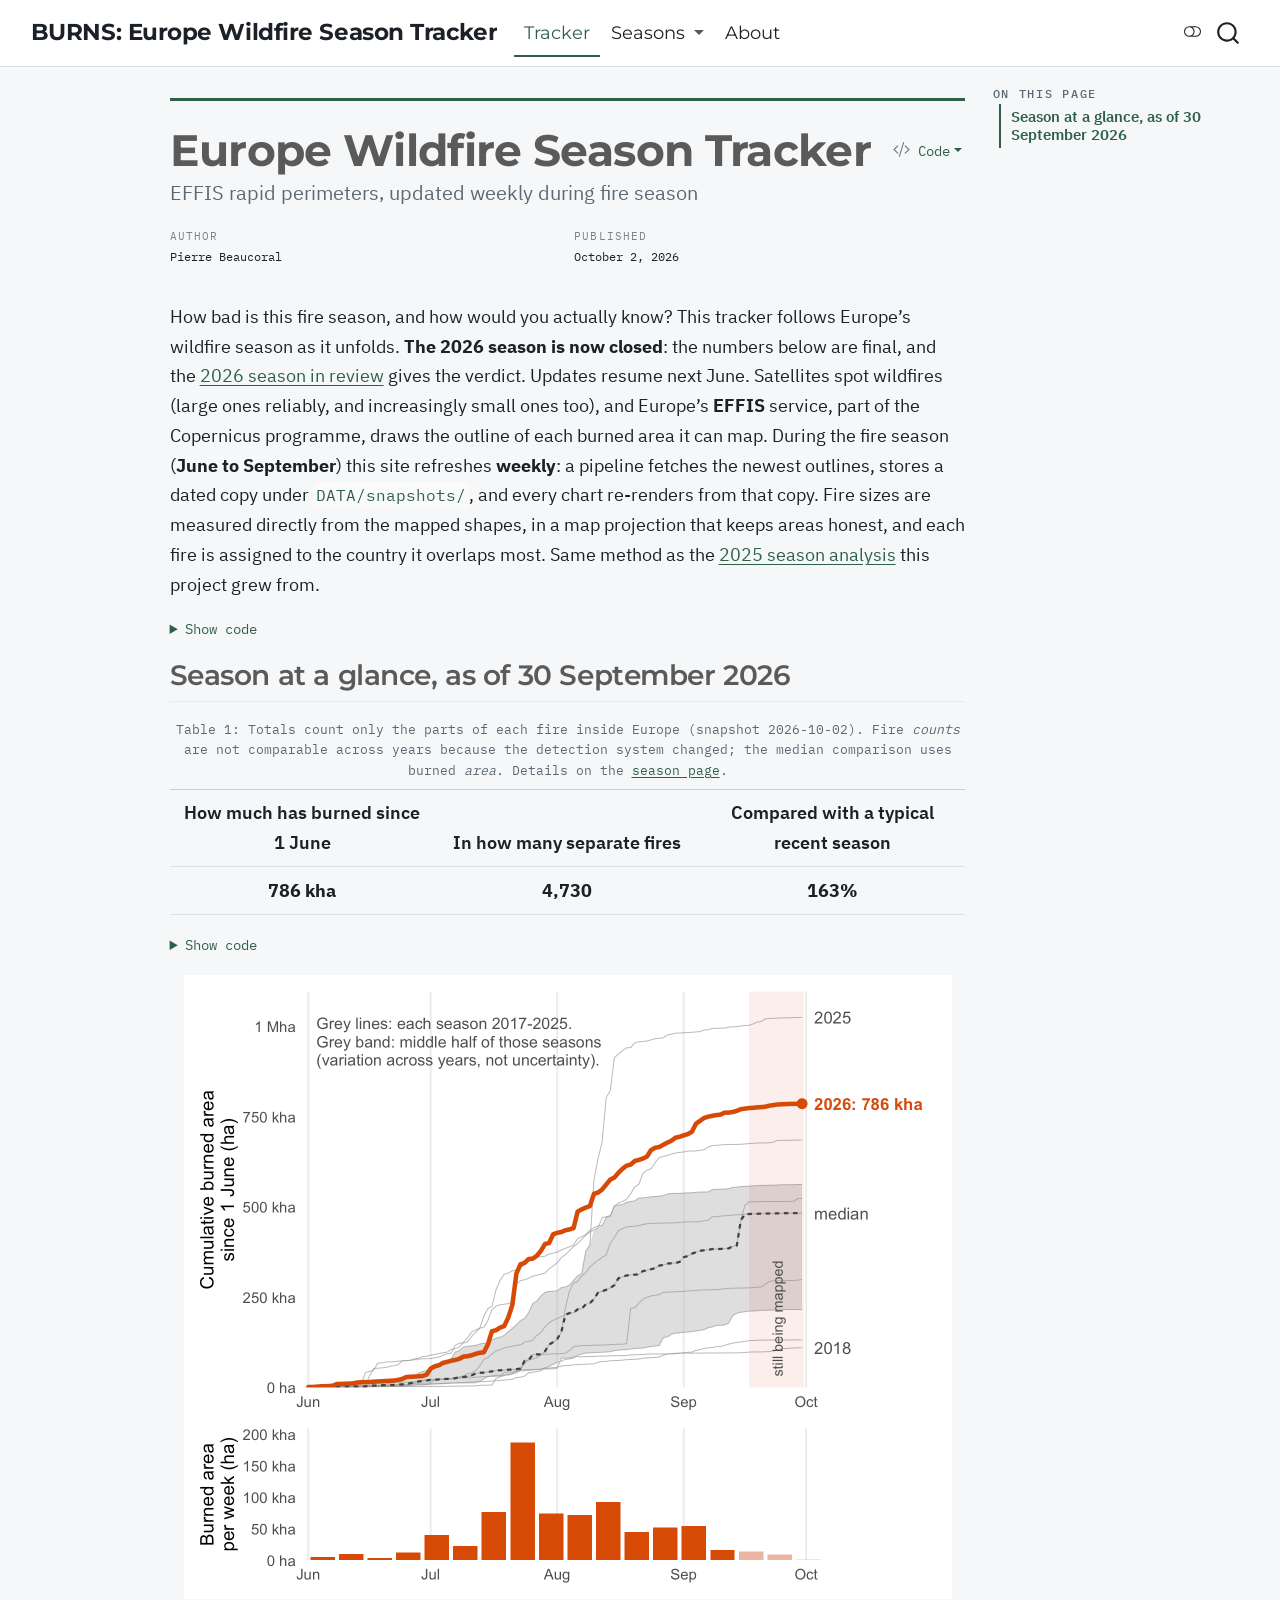
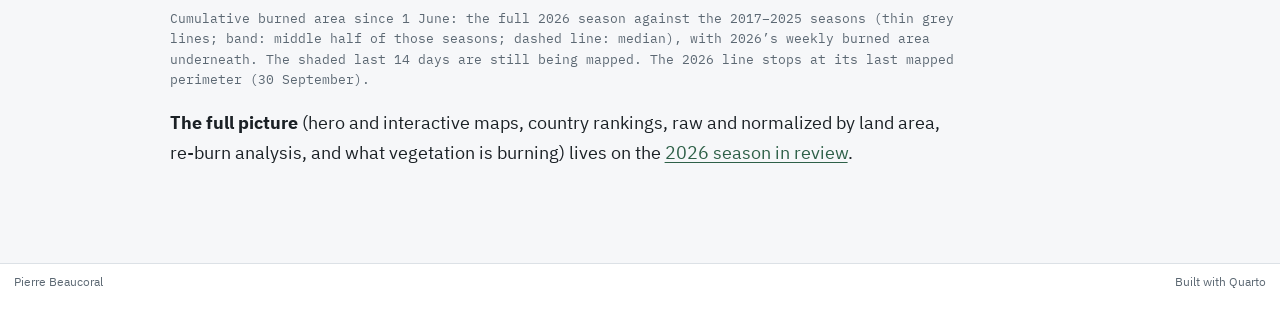
<file: index.html>
<!DOCTYPE html>
<html xmlns="http://www.w3.org/1999/xhtml" lang="en" xml:lang="en"><head>

<meta charset="utf-8">
<meta name="generator" content="quarto-1.9.37">

<meta name="viewport" content="width=device-width, initial-scale=1.0, user-scalable=yes">

<meta name="author" content="Pierre Beaucoral">
<meta name="dcterms.date" content="2026-10-02">

<title>Europe Wildfire Season Tracker – BURNS: Europe Wildfire Season Tracker</title>
<style>
/* Default styles provided by pandoc.
** See https://pandoc.org/MANUAL.html#variables-for-html for config info.
*/
code{white-space: pre-wrap;}
span.smallcaps{font-variant: small-caps;}
div.columns{display: flex; gap: min(4vw, 1.5em);}
div.column{flex: auto; overflow-x: auto;}
div.hanging-indent{margin-left: 1.5em; text-indent: -1.5em;}
ul.task-list{list-style: none;}
ul.task-list li input[type="checkbox"] {
  width: 0.8em;
  margin: 0 0.8em 0.2em -1em; /* quarto-specific, see https://github.com/quarto-dev/quarto-cli/issues/4556 */ 
  vertical-align: middle;
}
/* CSS for syntax highlighting */
html { -webkit-text-size-adjust: 100%; }
pre > code.sourceCode { white-space: pre; position: relative; }
pre > code.sourceCode > span { display: inline-block; line-height: 1.25; }
pre > code.sourceCode > span:empty { height: 1.2em; }
.sourceCode { overflow: visible; }
code.sourceCode > span { color: inherit; text-decoration: inherit; }
div.sourceCode { margin: 1em 0; }
pre.sourceCode { margin: 0; }
@media screen {
div.sourceCode { overflow: auto; }
}
@media print {
pre > code.sourceCode { white-space: pre-wrap; }
pre > code.sourceCode > span { text-indent: -5em; padding-left: 5em; }
}
pre.numberSource code
  { counter-reset: source-line 0; }
pre.numberSource code > span
  { position: relative; left: -4em; counter-increment: source-line; }
pre.numberSource code > span > a:first-child::before
  { content: counter(source-line);
    position: relative; left: -1em; text-align: right; vertical-align: baseline;
    border: none; display: inline-block;
    -webkit-touch-callout: none; -webkit-user-select: none;
    -khtml-user-select: none; -moz-user-select: none;
    -ms-user-select: none; user-select: none;
    padding: 0 4px; width: 4em;
  }
pre.numberSource { margin-left: 3em;  padding-left: 4px; }
div.sourceCode
  {   }
@media screen {
pre > code.sourceCode > span > a:first-child::before { text-decoration: underline; }
}
</style>


<script src="site_libs/quarto-nav/quarto-nav.js"></script>
<script src="site_libs/quarto-nav/headroom.min.js"></script>
<script src="site_libs/clipboard/clipboard.min.js"></script>
<script src="site_libs/quarto-search/autocomplete.umd.js"></script>
<script src="site_libs/quarto-search/fuse.min.js"></script>
<script src="site_libs/quarto-search/quarto-search.js"></script>
<meta name="quarto:offset" content="./">
<link href="./assets/favicon.png" rel="icon" type="image/png">
<script src="site_libs/quarto-html/quarto.js" type="module"></script>
<script src="site_libs/quarto-html/tabsets/tabsets.js" type="module"></script>
<script src="site_libs/quarto-html/popper.min.js"></script>
<script src="site_libs/quarto-html/tippy.umd.min.js"></script>
<script src="site_libs/quarto-html/anchor.min.js"></script>
<link href="site_libs/quarto-html/tippy.css" rel="stylesheet">
<link href="site_libs/quarto-html/quarto-syntax-highlighting-05a949179507565c24e2f7a19fd6b84d.css" rel="stylesheet" class="quarto-color-scheme" id="quarto-text-highlighting-styles">
<link href="site_libs/quarto-html/quarto-syntax-highlighting-dark-05a949179507565c24e2f7a19fd6b84d.css" rel="stylesheet" class="quarto-color-scheme quarto-color-alternate" id="quarto-text-highlighting-styles">
<link href="site_libs/quarto-html/quarto-syntax-highlighting-05a949179507565c24e2f7a19fd6b84d.css" rel="stylesheet" class="quarto-color-scheme-extra" id="quarto-text-highlighting-styles">
<script src="site_libs/bootstrap/bootstrap.min.js"></script>
<link href="site_libs/bootstrap/bootstrap-icons.css" rel="stylesheet">
<link href="site_libs/bootstrap/bootstrap-fb583e8d694594de4cc770baedb0e4c8.min.css" rel="stylesheet" append-hash="true" class="quarto-color-scheme" id="quarto-bootstrap" data-mode="light">
<link href="site_libs/bootstrap/bootstrap-dark-2b0ae64b11eca43a01ceb38b37be8589.min.css" rel="stylesheet" append-hash="true" class="quarto-color-scheme quarto-color-alternate" id="quarto-bootstrap" data-mode="dark">
<link href="site_libs/bootstrap/bootstrap-fb583e8d694594de4cc770baedb0e4c8.min.css" rel="stylesheet" append-hash="true" class="quarto-color-scheme-extra" id="quarto-bootstrap" data-mode="light">
<script src="site_libs/quarto-contrib/glightbox/glightbox.min.js"></script>
<link href="site_libs/quarto-contrib/glightbox/glightbox.min.css" rel="stylesheet">
<link href="site_libs/quarto-contrib/glightbox/lightbox.css" rel="stylesheet">
<script id="quarto-search-options" type="application/json">{
  "location": "navbar",
  "copy-button": false,
  "collapse-after": 3,
  "panel-placement": "end",
  "type": "overlay",
  "limit": 50,
  "keyboard-shortcut": [
    "f",
    "/",
    "s"
  ],
  "show-item-context": false,
  "language": {
    "search-no-results-text": "No results",
    "search-matching-documents-text": "matching documents",
    "search-copy-link-title": "Copy link to search",
    "search-hide-matches-text": "Hide additional matches",
    "search-more-match-text": "more match in this document",
    "search-more-matches-text": "more matches in this document",
    "search-clear-button-title": "Clear",
    "search-text-placeholder": "",
    "search-detached-cancel-button-title": "Cancel",
    "search-submit-button-title": "Submit",
    "search-label": "Search"
  }
}</script>
<style>html{ scroll-behavior: smooth; }</style>
<link href="site_libs/pagedtable-1.1/css/pagedtable.css" rel="stylesheet">
<script src="site_libs/pagedtable-1.1/js/pagedtable.js"></script>


<meta property="og:title" content="Europe Wildfire Season Tracker – BURNS: Europe Wildfire Season Tracker">
<meta property="og:description" content="Tracking Europe’s wildfire season from EFFIS rapid perimeters, refreshed weekly during fire season.">
<meta property="og:image" content="assets/og-image.png">
<meta property="og:site_name" content="BURNS: Europe Wildfire Season Tracker">
<meta name="twitter:title" content="Europe Wildfire Season Tracker – BURNS: Europe Wildfire Season Tracker">
<meta name="twitter:description" content="EFFIS rapid perimeters, updated weekly during fire season">
<meta name="twitter:image" content="assets/og-image.png">
<meta name="twitter:card" content="summary_large_image">
</head>

<body class="nav-fixed quarto-light"><script id="quarto-html-before-body" type="application/javascript">
    const toggleBodyColorMode = (bsSheetEl) => {
      const mode = bsSheetEl.getAttribute("data-mode");
      const bodyEl = window.document.querySelector("body");
      if (mode === "dark") {
        bodyEl.classList.add("quarto-dark");
        bodyEl.classList.remove("quarto-light");
      } else {
        bodyEl.classList.add("quarto-light");
        bodyEl.classList.remove("quarto-dark");
      }
    }
    const toggleBodyColorPrimary = () => {
      const bsSheetEl = window.document.querySelector("link#quarto-bootstrap:not([rel=disabled-stylesheet])");
      if (bsSheetEl) {
        toggleBodyColorMode(bsSheetEl);
      }
    }
    const setColorSchemeToggle = (alternate) => {
      const toggles = window.document.querySelectorAll('.quarto-color-scheme-toggle');
      for (let i=0; i < toggles.length; i++) {
        const toggle = toggles[i];
        if (toggle) {
          if (alternate) {
            toggle.classList.add("alternate");
          } else {
            toggle.classList.remove("alternate");
          }
        }
      }
    };
    const toggleColorMode = (alternate) => {
      // Switch the stylesheets
      const primaryStylesheets = window.document.querySelectorAll('link.quarto-color-scheme:not(.quarto-color-alternate)');
      const alternateStylesheets = window.document.querySelectorAll('link.quarto-color-scheme.quarto-color-alternate');
      manageTransitions('#quarto-margin-sidebar .nav-link', false);
      if (alternate) {
        // note: dark is layered on light, we don't disable primary!
        enableStylesheet(alternateStylesheets);
        for (const sheetNode of alternateStylesheets) {
          if (sheetNode.id === "quarto-bootstrap") {
            toggleBodyColorMode(sheetNode);
          }
        }
      } else {
        disableStylesheet(alternateStylesheets);
        enableStylesheet(primaryStylesheets)
        toggleBodyColorPrimary();
      }
      manageTransitions('#quarto-margin-sidebar .nav-link', true);
      // Switch the toggles
      setColorSchemeToggle(alternate)
      // Hack to workaround the fact that safari doesn't
      // properly recolor the scrollbar when toggling (#1455)
      if (navigator.userAgent.indexOf('Safari') > 0 && navigator.userAgent.indexOf('Chrome') == -1) {
        manageTransitions("body", false);
        window.scrollTo(0, 1);
        setTimeout(() => {
          window.scrollTo(0, 0);
          manageTransitions("body", true);
        }, 40);
      }
    }
    const disableStylesheet = (stylesheets) => {
      for (let i=0; i < stylesheets.length; i++) {
        const stylesheet = stylesheets[i];
        stylesheet.rel = 'disabled-stylesheet';
      }
    }
    const enableStylesheet = (stylesheets) => {
      for (let i=0; i < stylesheets.length; i++) {
        const stylesheet = stylesheets[i];
        if(stylesheet.rel !== 'stylesheet') { // for Chrome, which will still FOUC without this check
          stylesheet.rel = 'stylesheet';
        }
      }
    }
    const manageTransitions = (selector, allowTransitions) => {
      const els = window.document.querySelectorAll(selector);
      for (let i=0; i < els.length; i++) {
        const el = els[i];
        if (allowTransitions) {
          el.classList.remove('notransition');
        } else {
          el.classList.add('notransition');
        }
      }
    }
    const isFileUrl = () => {
      return window.location.protocol === 'file:';
    }
    const hasAlternateSentinel = () => {
      let styleSentinel = getColorSchemeSentinel();
      if (styleSentinel !== null) {
        return styleSentinel === "alternate";
      } else {
        return false;
      }
    }
    const setStyleSentinel = (alternate) => {
      const value = alternate ? "alternate" : "default";
      if (!isFileUrl()) {
        window.localStorage.setItem("quarto-color-scheme", value);
      } else {
        localAlternateSentinel = value;
      }
    }
    const getColorSchemeSentinel = () => {
      if (!isFileUrl()) {
        const storageValue = window.localStorage.getItem("quarto-color-scheme");
        return storageValue != null ? storageValue : localAlternateSentinel;
      } else {
        return localAlternateSentinel;
      }
    }
    const toggleGiscusIfUsed = (isAlternate, darkModeDefault) => {
      const baseTheme = document.querySelector('#giscus-base-theme')?.value ?? 'light';
      const alternateTheme = document.querySelector('#giscus-alt-theme')?.value ?? 'dark';
      let newTheme = '';
      if(authorPrefersDark) {
        newTheme = isAlternate ? baseTheme : alternateTheme;
      } else {
        newTheme = isAlternate ? alternateTheme : baseTheme;
      }
      const changeGiscusTheme = () => {
        // From: https://github.com/giscus/giscus/issues/336
        const sendMessage = (message) => {
          const iframe = document.querySelector('iframe.giscus-frame');
          if (!iframe) return;
          iframe.contentWindow.postMessage({ giscus: message }, 'https://giscus.app');
        }
        sendMessage({
          setConfig: {
            theme: newTheme
          }
        });
      }
      const isGiscussLoaded = window.document.querySelector('iframe.giscus-frame') !== null;
      if (isGiscussLoaded) {
        changeGiscusTheme();
      }
    };
    const authorPrefersDark = false;
    const queryPrefersDark = window.matchMedia('(prefers-color-scheme: dark)');
    const darkModeDefault = queryPrefersDark.matches;
      document.querySelector('link#quarto-text-highlighting-styles.quarto-color-scheme-extra').rel = 'disabled-stylesheet';
      document.querySelector('link#quarto-bootstrap.quarto-color-scheme-extra').rel = 'disabled-stylesheet';
    let localAlternateSentinel = darkModeDefault ? 'alternate' : 'default';
    // Dark / light mode switch
    window.quartoToggleColorScheme = () => {
      // Read the current dark / light value
      let toAlternate = !hasAlternateSentinel();
      toggleColorMode(toAlternate);
      setStyleSentinel(toAlternate);
      toggleGiscusIfUsed(toAlternate, darkModeDefault);
      window.dispatchEvent(new Event('resize'));
    };
    queryPrefersDark.addEventListener("change", e => {
      if(window.localStorage.getItem("quarto-color-scheme") !== null)
        return;
      const alternate = e.matches
      toggleColorMode(alternate);
      localAlternateSentinel = e.matches ? 'alternate' : 'default'; // this is used alongside local storage!
      toggleGiscusIfUsed(alternate, darkModeDefault);
    });
    // Switch to dark mode if need be
    if (hasAlternateSentinel()) {
      toggleColorMode(true);
    } else {
      toggleColorMode(false);
    }
  </script>

<div id="quarto-search-results"></div>
  <header id="quarto-header" class="headroom fixed-top">
    <nav class="navbar navbar-expand-lg " data-bs-theme="dark">
      <div class="navbar-container container-fluid">
      <div class="navbar-brand-container mx-auto">
    <a class="navbar-brand" href="./index.html">
    <span class="navbar-title">BURNS: Europe Wildfire Season Tracker</span>
    </a>
  </div>
            <div id="quarto-search" class="" title="Search"></div>
          <button class="navbar-toggler" type="button" data-bs-toggle="collapse" data-bs-target="#navbarCollapse" aria-controls="navbarCollapse" role="menu" aria-expanded="false" aria-label="Toggle navigation" onclick="if (window.quartoToggleHeadroom) { window.quartoToggleHeadroom(); }">
  <span class="navbar-toggler-icon"></span>
</button>
          <div class="collapse navbar-collapse" id="navbarCollapse">
            <ul class="navbar-nav navbar-nav-scroll me-auto">
  <li class="nav-item">
    <a class="nav-link active" href="./index.html" aria-current="page"> 
<span class="menu-text">Tracker</span></a>
  </li>  
  <li class="nav-item dropdown ">
    <a class="nav-link dropdown-toggle" href="#" id="nav-menu-seasons" role="link" data-bs-toggle="dropdown" aria-expanded="false">
 <span class="menu-text">Seasons</span>
    </a>
    <ul class="dropdown-menu" aria-labelledby="nav-menu-seasons">    
        <li>
    <a class="dropdown-item" href="./posts/2026.html">
 <span class="dropdown-text">2026 (final)</span></a>
  </li>  
        <li>
    <a class="dropdown-item" href="./posts/2026-explorer.html">
 <span class="dropdown-text">2026 interactive explorer</span></a>
  </li>  
        <li>
    <a class="dropdown-item" href="./posts/2025.html">
 <span class="dropdown-text">2025 (archive)</span></a>
  </li>  
    </ul>
  </li>
  <li class="nav-item">
    <a class="nav-link" href="./about.html"> 
<span class="menu-text">About</span></a>
  </li>  
</ul>
          </div> <!-- /navcollapse -->
            <div class="quarto-navbar-tools">
  <a href="" class="quarto-color-scheme-toggle quarto-navigation-tool  px-1" onclick="window.quartoToggleColorScheme(); return false;" title="Toggle dark mode"><i class="bi"></i></a>
</div>
      </div> <!-- /container-fluid -->
    </nav>
</header>
<!-- content -->
<div id="quarto-content" class="quarto-container page-columns page-rows-contents page-layout-article page-navbar">
<!-- sidebar -->
<!-- margin-sidebar -->
    <div id="quarto-margin-sidebar" class="sidebar margin-sidebar">
        <nav id="TOC" role="doc-toc" class="toc-active">
    <h2 id="toc-title">On this page</h2>
   
  <ul>
  <li><a href="#season-at-a-glance-as-of-30-september-2026" id="toc-season-at-a-glance-as-of-30-september-2026" class="nav-link active" data-scroll-target="#season-at-a-glance-as-of-30-september-2026">Season at a glance, as of 30 September 2026</a></li>
  </ul>
</nav>
    </div>
<!-- main -->
<main class="content" id="quarto-document-content">


<header id="title-block-header" class="quarto-title-block default">
<div class="quarto-title">
<div class="quarto-title-block"><div><h1 class="title">Europe Wildfire Season Tracker</h1><button type="button" class="btn code-tools-button dropdown-toggle" id="quarto-code-tools-menu" data-bs-toggle="dropdown" aria-expanded="false"><i class="bi"></i> Code</button><ul class="dropdown-menu dropdown-menu-end" aria-labelelledby="quarto-code-tools-menu"><li><a id="quarto-show-all-code" class="dropdown-item" href="javascript:void(0)" role="button">Show All Code</a></li><li><a id="quarto-hide-all-code" class="dropdown-item" href="javascript:void(0)" role="button">Hide All Code</a></li><li><hr class="dropdown-divider"></li><li><a id="quarto-view-source" class="dropdown-item" href="javascript:void(0)" role="button">View Source</a></li></ul></div></div>
<p class="subtitle lead">EFFIS rapid perimeters, updated weekly during fire season</p>
</div>



<div class="quarto-title-meta">

    <div>
    <div class="quarto-title-meta-heading">Author</div>
    <div class="quarto-title-meta-contents">
             <p>Pierre Beaucoral </p>
          </div>
  </div>
    
    <div>
    <div class="quarto-title-meta-heading">Published</div>
    <div class="quarto-title-meta-contents">
      <p class="date">October 2, 2026</p>
    </div>
  </div>
  
    
  </div>
  


</header>


<p>How bad is this fire season, and how would you actually know? This tracker follows Europe’s wildfire season as it unfolds. <strong>The 2026 season is now closed</strong>: the numbers below are final, and the <strong><a href="./posts/2026.html">2026 season in review</a></strong> gives the verdict. Updates resume next June. Satellites spot wildfires (large ones reliably, and increasingly small ones too), and Europe’s <strong>EFFIS</strong> service, part of the Copernicus programme, draws the outline of each burned area it can map. During the fire season (<strong>June to September</strong>) this site refreshes <strong>weekly</strong>: a pipeline fetches the newest outlines, stores a dated copy under <code>DATA/snapshots/</code>, and every chart re-renders from that copy. Fire sizes are measured directly from the mapped shapes, in a map projection that keeps areas honest, and each fire is assigned to the country it overlaps most. Same method as the <a href="./posts/2025.html">2025 season analysis</a> this project grew from.</p>
<div class="cell">
<details class="code-fold">
<summary>Show code</summary>
<div class="code-copy-outer-scaffold"><div class="sourceCode cell-code" id="cb1"><pre class="sourceCode r code-with-copy"><code class="sourceCode r"><span id="cb1-1"><a href="#cb1-1" aria-hidden="true" tabindex="-1"></a><span class="co"># Reads the SAME cached envelope object as posts/2026.qmd (identical cache</span></span>
<span id="cb1-2"><a href="#cb1-2" aria-hidden="true" tabindex="-1"></a><span class="co"># key via build_envelope) -- nothing heavy is recomputed here.</span></span>
<span id="cb1-3"><a href="#cb1-3" aria-hidden="true" tabindex="-1"></a><span class="fu">library</span>(sf)</span>
<span id="cb1-4"><a href="#cb1-4" aria-hidden="true" tabindex="-1"></a><span class="fu">library</span>(dplyr)</span>
<span id="cb1-5"><a href="#cb1-5" aria-hidden="true" tabindex="-1"></a><span class="fu">library</span>(tibble)</span>
<span id="cb1-6"><a href="#cb1-6" aria-hidden="true" tabindex="-1"></a><span class="fu">library</span>(purrr)</span>
<span id="cb1-7"><a href="#cb1-7" aria-hidden="true" tabindex="-1"></a><span class="fu">library</span>(lubridate)</span>
<span id="cb1-8"><a href="#cb1-8" aria-hidden="true" tabindex="-1"></a><span class="fu">library</span>(ggplot2)</span>
<span id="cb1-9"><a href="#cb1-9" aria-hidden="true" tabindex="-1"></a><span class="fu">library</span>(scales)</span>
<span id="cb1-10"><a href="#cb1-10" aria-hidden="true" tabindex="-1"></a><span class="fu">library</span>(janitor)</span>
<span id="cb1-11"><a href="#cb1-11" aria-hidden="true" tabindex="-1"></a><span class="fu">library</span>(rnaturalearth)</span>
<span id="cb1-12"><a href="#cb1-12" aria-hidden="true" tabindex="-1"></a></span>
<span id="cb1-13"><a href="#cb1-13" aria-hidden="true" tabindex="-1"></a><span class="fu">Sys.setenv</span>(<span class="at">OGR_GEOJSON_MAX_OBJ_SIZE =</span> <span class="st">"0"</span>)</span>
<span id="cb1-14"><a href="#cb1-14" aria-hidden="true" tabindex="-1"></a></span>
<span id="cb1-15"><a href="#cb1-15" aria-hidden="true" tabindex="-1"></a><span class="fu">source</span>(<span class="fu">file.path</span>(<span class="st">"R"</span>, <span class="st">"helpers.R"</span>))</span>
<span id="cb1-16"><a href="#cb1-16" aria-hidden="true" tabindex="-1"></a><span class="fu">source</span>(<span class="fu">file.path</span>(<span class="st">"R"</span>, <span class="st">"geo.R"</span>))</span>
<span id="cb1-17"><a href="#cb1-17" aria-hidden="true" tabindex="-1"></a><span class="fu">source</span>(<span class="fu">file.path</span>(<span class="st">"R"</span>, <span class="st">"cache.R"</span>))</span>
<span id="cb1-18"><a href="#cb1-18" aria-hidden="true" tabindex="-1"></a><span class="fu">source</span>(<span class="fu">file.path</span>(<span class="st">"R"</span>, <span class="st">"theme.R"</span>))</span>
<span id="cb1-19"><a href="#cb1-19" aria-hidden="true" tabindex="-1"></a><span class="fu">source</span>(<span class="fu">file.path</span>(<span class="st">"R"</span>, <span class="st">"pipeline.R"</span>))</span>
<span id="cb1-20"><a href="#cb1-20" aria-hidden="true" tabindex="-1"></a><span class="fu">source</span>(<span class="fu">file.path</span>(<span class="st">"R"</span>, <span class="st">"plots.R"</span>))</span>
<span id="cb1-21"><a href="#cb1-21" aria-hidden="true" tabindex="-1"></a><span class="fu">source</span>(<span class="fu">file.path</span>(<span class="st">"scripts"</span>, <span class="st">"latest_snapshot.R"</span>))</span>
<span id="cb1-22"><a href="#cb1-22" aria-hidden="true" tabindex="-1"></a></span>
<span id="cb1-23"><a href="#cb1-23" aria-hidden="true" tabindex="-1"></a>snap <span class="ot">&lt;-</span> <span class="fu">latest_snapshot</span>()</span>
<span id="cb1-24"><a href="#cb1-24" aria-hidden="true" tabindex="-1"></a><span class="fu">stopifnot</span>(<span class="sc">!</span><span class="fu">is.na</span>(snap))</span>
<span id="cb1-25"><a href="#cb1-25" aria-hidden="true" tabindex="-1"></a>eu <span class="ot">&lt;-</span> <span class="fu">get_eu</span>()</span>
<span id="cb1-26"><a href="#cb1-26" aria-hidden="true" tabindex="-1"></a></span>
<span id="cb1-27"><a href="#cb1-27" aria-hidden="true" tabindex="-1"></a>envelope <span class="ot">&lt;-</span> <span class="fu">build_envelope</span>(</span>
<span id="cb1-28"><a href="#cb1-28" aria-hidden="true" tabindex="-1"></a>  <span class="at">hist_years =</span> <span class="dv">2017</span><span class="sc">:</span><span class="dv">2025</span>, <span class="at">year_current =</span> <span class="dv">2026</span>L,</span>
<span id="cb1-29"><a href="#cb1-29" aria-hidden="true" tabindex="-1"></a>  <span class="at">snapshot_dir =</span> snap, <span class="at">eu =</span> eu,</span>
<span id="cb1-30"><a href="#cb1-30" aria-hidden="true" tabindex="-1"></a>  <span class="at">start_month =</span> <span class="dv">6</span>L, <span class="at">end_month =</span> <span class="dv">9</span>L</span>
<span id="cb1-31"><a href="#cb1-31" aria-hidden="true" tabindex="-1"></a>)</span>
<span id="cb1-32"><a href="#cb1-32" aria-hidden="true" tabindex="-1"></a></span>
<span id="cb1-33"><a href="#cb1-33" aria-hidden="true" tabindex="-1"></a>m <span class="ot">&lt;-</span> envelope<span class="sc">$</span>meta</span>
<span id="cb1-34"><a href="#cb1-34" aria-hidden="true" tabindex="-1"></a>as_of_lab <span class="ot">&lt;-</span> <span class="fu">paste</span>(<span class="fu">day</span>(m<span class="sc">$</span>as_of_date), month.name[<span class="fu">month</span>(m<span class="sc">$</span>as_of_date)])</span>
<span id="cb1-35"><a href="#cb1-35" aria-hidden="true" tabindex="-1"></a></span>
<span id="cb1-36"><a href="#cb1-36" aria-hidden="true" tabindex="-1"></a>cap_envelope <span class="ot">&lt;-</span> <span class="fu">sprintf</span>(</span>
<span id="cb1-37"><a href="#cb1-37" aria-hidden="true" tabindex="-1"></a>  <span class="fu">paste</span>(</span>
<span id="cb1-38"><a href="#cb1-38" aria-hidden="true" tabindex="-1"></a>    <span class="st">"Cumulative burned area since 1 June: the full 2026 season against the 2017–2025"</span>,</span>
<span id="cb1-39"><a href="#cb1-39" aria-hidden="true" tabindex="-1"></a>    <span class="st">"seasons (thin grey lines; band: middle half of those seasons; dashed line:"</span>,</span>
<span id="cb1-40"><a href="#cb1-40" aria-hidden="true" tabindex="-1"></a>    <span class="st">"median), with 2026's weekly burned area underneath. The shaded last 14 days"</span>,</span>
<span id="cb1-41"><a href="#cb1-41" aria-hidden="true" tabindex="-1"></a>    <span class="st">"are still being mapped. The 2026 line stops at its last mapped perimeter (%s)."</span></span>
<span id="cb1-42"><a href="#cb1-42" aria-hidden="true" tabindex="-1"></a>  ),</span>
<span id="cb1-43"><a href="#cb1-43" aria-hidden="true" tabindex="-1"></a>  as_of_lab</span>
<span id="cb1-44"><a href="#cb1-44" aria-hidden="true" tabindex="-1"></a>)</span></code></pre></div><button title="Copy to Clipboard" class="code-copy-button"><i class="bi"></i></button></div>
</details>
</div>
<section id="season-at-a-glance-as-of-30-september-2026" class="level2">
<h2 class="anchored" data-anchor-id="season-at-a-glance-as-of-30-september-2026">Season at a glance, as of 30 September 2026</h2>
<div id="tbl-glance" class="quarto-float quarto-figure quarto-figure-center anchored">
<figure class="quarto-float quarto-float-tbl figure">
<figcaption class="quarto-float-caption-top quarto-float-caption quarto-float-tbl" id="tbl-glance-caption-0ceaefa1-69ba-4598-a22c-09a6ac19f8ca">
Table&nbsp;1: Totals count only the parts of each fire inside Europe (snapshot 2026-10-02). Fire <em>counts</em> are not comparable across years because the detection system changed; the median comparison uses burned <em>area</em>. Details on the <a href="./posts/2026.html">season page</a>.
</figcaption>
<div aria-describedby="tbl-glance-caption-0ceaefa1-69ba-4598-a22c-09a6ac19f8ca">
<table class="caption-top table">
<colgroup>
<col style="width: 33%">
<col style="width: 33%">
<col style="width: 33%">
</colgroup>
<thead>
<tr class="header">
<th style="text-align: center;">How much has burned since 1 June</th>
<th style="text-align: center;">In how many separate fires</th>
<th style="text-align: center;">Compared with a typical recent season</th>
</tr>
</thead>
<tbody>
<tr class="odd">
<td style="text-align: center;"><strong>786 kha</strong></td>
<td style="text-align: center;"><strong>4,730</strong></td>
<td style="text-align: center;"><strong>163%</strong></td>
</tr>
</tbody>
</table>
</div>
</figure>
</div>
<div class="cell">
<details class="code-fold">
<summary>Show code</summary>
<div class="code-copy-outer-scaffold"><div class="sourceCode cell-code" id="cb2"><pre class="sourceCode r code-with-copy"><code class="sourceCode r"><span id="cb2-1"><a href="#cb2-1" aria-hidden="true" tabindex="-1"></a><span class="fu">plot_envelope</span>(envelope)</span></code></pre></div><button title="Copy to Clipboard" class="code-copy-button"><i class="bi"></i></button></div>
</details>
<div class="cell-output-display">
<div class="quarto-figure quarto-figure-center">
<figure class="figure">
<p><a href="index_files/figure-html/tracker-envelope-1.png" class="lightbox" data-gallery="quarto-lightbox-gallery-1" title="Cumulative burned area since 1 June: the full 2026 season against the 2017–2025 seasons (thin grey lines; band: middle half of those seasons; dashed line: median), with 2026’s weekly burned area underneath. The shaded last 14 days are still being mapped. The 2026 line stops at its last mapped perimeter (30 September)."><img src="index_files/figure-html/tracker-envelope-1.png" class="img-fluid figure-img" width="768" alt="Cumulative burned area since 1 June: the full 2026 season against the 2017–2025 seasons (thin grey lines; band: middle half of those seasons; dashed line: median), with 2026’s weekly burned area underneath. The shaded last 14 days are still being mapped. The 2026 line stops at its last mapped perimeter (30 September)."></a></p>
<figcaption>Cumulative burned area since 1 June: the full 2026 season against the 2017–2025 seasons (thin grey lines; band: middle half of those seasons; dashed line: median), with 2026’s weekly burned area underneath. The shaded last 14 days are still being mapped. The 2026 line stops at its last mapped perimeter (30 September).</figcaption>
</figure>
</div>
</div>
</div>
<p><strong>The full picture</strong> (hero and interactive maps, country rankings, raw and normalized by land area, re-burn analysis, and what vegetation is burning) lives on the <strong><a href="./posts/2026.html">2026 season in review</a></strong>.</p>


<!-- -->

</section>

</main> <!-- /main -->
<script id="quarto-html-after-body" type="application/javascript">
  window.document.addEventListener("DOMContentLoaded", function (event) {
    // Ensure there is a toggle, if there isn't float one in the top right
    if (window.document.querySelector('.quarto-color-scheme-toggle') === null) {
      const a = window.document.createElement('a');
      a.classList.add('top-right');
      a.classList.add('quarto-color-scheme-toggle');
      a.href = "";
      a.onclick = function() { try { window.quartoToggleColorScheme(); } catch {} return false; };
      const i = window.document.createElement("i");
      i.classList.add('bi');
      a.appendChild(i);
      window.document.body.appendChild(a);
    }
    setColorSchemeToggle(hasAlternateSentinel())
    const icon = "";
    const anchorJS = new window.AnchorJS();
    anchorJS.options = {
      placement: 'right',
      icon: icon
    };
    anchorJS.add('.anchored');
    const isCodeAnnotation = (el) => {
      for (const clz of el.classList) {
        if (clz.startsWith('code-annotation-')) {                     
          return true;
        }
      }
      return false;
    }
    const onCopySuccess = function(e) {
      // button target
      const button = e.trigger;
      // don't keep focus
      button.blur();
      // flash "checked"
      button.classList.add('code-copy-button-checked');
      var currentTitle = button.getAttribute("title");
      button.setAttribute("title", "Copied!");
      let tooltip;
      if (window.bootstrap) {
        button.setAttribute("data-bs-toggle", "tooltip");
        button.setAttribute("data-bs-placement", "left");
        button.setAttribute("data-bs-title", "Copied!");
        tooltip = new bootstrap.Tooltip(button, 
          { trigger: "manual", 
            customClass: "code-copy-button-tooltip",
            offset: [0, -8]});
        tooltip.show();    
      }
      setTimeout(function() {
        if (tooltip) {
          tooltip.hide();
          button.removeAttribute("data-bs-title");
          button.removeAttribute("data-bs-toggle");
          button.removeAttribute("data-bs-placement");
        }
        button.setAttribute("title", currentTitle);
        button.classList.remove('code-copy-button-checked');
      }, 1000);
      // clear code selection
      e.clearSelection();
    }
    const getTextToCopy = function(trigger) {
      const outerScaffold = trigger.parentElement.cloneNode(true);
      const codeEl = outerScaffold.querySelector('code');
      for (const childEl of codeEl.children) {
        if (isCodeAnnotation(childEl)) {
          childEl.remove();
        }
      }
      return codeEl.innerText;
    }
    const clipboard = new window.ClipboardJS('.code-copy-button:not([data-in-quarto-modal])', {
      text: getTextToCopy
    });
    clipboard.on('success', onCopySuccess);
    if (window.document.getElementById('quarto-embedded-source-code-modal')) {
      const clipboardModal = new window.ClipboardJS('.code-copy-button[data-in-quarto-modal]', {
        text: getTextToCopy,
        container: window.document.getElementById('quarto-embedded-source-code-modal')
      });
      clipboardModal.on('success', onCopySuccess);
    }
    const viewSource = window.document.getElementById('quarto-view-source') ||
                       window.document.getElementById('quarto-code-tools-source');
    if (viewSource) {
      const sourceUrl = viewSource.getAttribute("data-quarto-source-url");
      viewSource.addEventListener("click", function(e) {
        if (sourceUrl) {
          // rstudio viewer pane
          if (/\bcapabilities=\b/.test(window.location)) {
            window.open(sourceUrl);
          } else {
            window.location.href = sourceUrl;
          }
        } else {
          const modal = new bootstrap.Modal(document.getElementById('quarto-embedded-source-code-modal'));
          modal.show();
        }
        return false;
      });
    }
    function toggleCodeHandler(show) {
      return function(e) {
        const detailsSrc = window.document.querySelectorAll(".cell > details > .sourceCode");
        for (let i=0; i<detailsSrc.length; i++) {
          const details = detailsSrc[i].parentElement;
          if (show) {
            details.open = true;
          } else {
            details.removeAttribute("open");
          }
        }
        const cellCodeDivs = window.document.querySelectorAll(".cell > .sourceCode");
        const fromCls = show ? "hidden" : "unhidden";
        const toCls = show ? "unhidden" : "hidden";
        for (let i=0; i<cellCodeDivs.length; i++) {
          const codeDiv = cellCodeDivs[i];
          if (codeDiv.classList.contains(fromCls)) {
            codeDiv.classList.remove(fromCls);
            codeDiv.classList.add(toCls);
          } 
        }
        return false;
      }
    }
    const hideAllCode = window.document.getElementById("quarto-hide-all-code");
    if (hideAllCode) {
      hideAllCode.addEventListener("click", toggleCodeHandler(false));
    }
    const showAllCode = window.document.getElementById("quarto-show-all-code");
    if (showAllCode) {
      showAllCode.addEventListener("click", toggleCodeHandler(true));
    }
      var localhostRegex = new RegExp(/^(?:http|https):\/\/localhost\:?[0-9]*\//);
      var mailtoRegex = new RegExp(/^mailto:/);
        var filterRegex = new RegExp('/' + window.location.host + '/');
      var isInternal = (href) => {
          return filterRegex.test(href) || localhostRegex.test(href) || mailtoRegex.test(href);
      }
      // Inspect non-navigation links and adorn them if external
     var links = window.document.querySelectorAll('a[href]:not(.nav-link):not(.navbar-brand):not(.toc-action):not(.sidebar-link):not(.sidebar-item-toggle):not(.pagination-link):not(.no-external):not([aria-hidden]):not(.dropdown-item):not(.quarto-navigation-tool):not(.about-link)');
      for (var i=0; i<links.length; i++) {
        const link = links[i];
        if (!isInternal(link.href)) {
          // undo the damage that might have been done by quarto-nav.js in the case of
          // links that we want to consider external
          if (link.dataset.originalHref !== undefined) {
            link.href = link.dataset.originalHref;
          }
            // target, if specified
            link.setAttribute("target", "_blank");
            if (link.getAttribute("rel") === null) {
              link.setAttribute("rel", "noopener");
            }
        }
      }
    function tippyHover(el, contentFn, onTriggerFn, onUntriggerFn) {
      const config = {
        allowHTML: true,
        maxWidth: 500,
        delay: 100,
        arrow: false,
        appendTo: function(el) {
            return el.parentElement;
        },
        interactive: true,
        interactiveBorder: 10,
        theme: 'quarto',
        placement: 'bottom-start',
      };
      if (contentFn) {
        config.content = contentFn;
      }
      if (onTriggerFn) {
        config.onTrigger = onTriggerFn;
      }
      if (onUntriggerFn) {
        config.onUntrigger = onUntriggerFn;
      }
      window.tippy(el, config); 
    }
    const noterefs = window.document.querySelectorAll('a[role="doc-noteref"]');
    for (var i=0; i<noterefs.length; i++) {
      const ref = noterefs[i];
      tippyHover(ref, function() {
        // use id or data attribute instead here
        let href = ref.getAttribute('data-footnote-href') || ref.getAttribute('href');
        try { href = new URL(href).hash; } catch {}
        const id = href.replace(/^#\/?/, "");
        const note = window.document.getElementById(id);
        if (note) {
          return note.innerHTML;
        } else {
          return "";
        }
      });
    }
    const xrefs = window.document.querySelectorAll('a.quarto-xref');
    const processXRef = (id, note) => {
      // Strip column container classes
      const stripColumnClz = (el) => {
        el.classList.remove("page-full", "page-columns");
        if (el.children) {
          for (const child of el.children) {
            stripColumnClz(child);
          }
        }
      }
      stripColumnClz(note)
      if (id === null || id.startsWith('sec-')) {
        // Special case sections, only their first couple elements
        const container = document.createElement("div");
        if (note.children && note.children.length > 2) {
          container.appendChild(note.children[0].cloneNode(true));
          for (let i = 1; i < note.children.length; i++) {
            const child = note.children[i];
            if (child.tagName === "P" && child.innerText === "") {
              continue;
            } else {
              container.appendChild(child.cloneNode(true));
              break;
            }
          }
          if (window.Quarto?.typesetMath) {
            window.Quarto.typesetMath(container);
          }
          return container.innerHTML
        } else {
          if (window.Quarto?.typesetMath) {
            window.Quarto.typesetMath(note);
          }
          return note.innerHTML;
        }
      } else {
        // Remove any anchor links if they are present
        const anchorLink = note.querySelector('a.anchorjs-link');
        if (anchorLink) {
          anchorLink.remove();
        }
        if (window.Quarto?.typesetMath) {
          window.Quarto.typesetMath(note);
        }
        if (note.classList.contains("callout")) {
          return note.outerHTML;
        } else {
          return note.innerHTML;
        }
      }
    }
    for (var i=0; i<xrefs.length; i++) {
      const xref = xrefs[i];
      tippyHover(xref, undefined, function(instance) {
        instance.disable();
        let url = xref.getAttribute('href');
        let hash = undefined; 
        if (url.startsWith('#')) {
          hash = url;
        } else {
          try { hash = new URL(url).hash; } catch {}
        }
        if (hash) {
          const id = hash.replace(/^#\/?/, "");
          const note = window.document.getElementById(id);
          if (note !== null) {
            try {
              const html = processXRef(id, note.cloneNode(true));
              instance.setContent(html);
            } finally {
              instance.enable();
              instance.show();
            }
          } else {
            // See if we can fetch this
            fetch(url.split('#')[0])
            .then(res => res.text())
            .then(html => {
              const parser = new DOMParser();
              const htmlDoc = parser.parseFromString(html, "text/html");
              const note = htmlDoc.getElementById(id);
              if (note !== null) {
                const html = processXRef(id, note);
                instance.setContent(html);
              } 
            }).finally(() => {
              instance.enable();
              instance.show();
            });
          }
        } else {
          // See if we can fetch a full url (with no hash to target)
          // This is a special case and we should probably do some content thinning / targeting
          fetch(url)
          .then(res => res.text())
          .then(html => {
            const parser = new DOMParser();
            const htmlDoc = parser.parseFromString(html, "text/html");
            const note = htmlDoc.querySelector('main.content');
            if (note !== null) {
              // This should only happen for chapter cross references
              // (since there is no id in the URL)
              // remove the first header
              if (note.children.length > 0 && note.children[0].tagName === "HEADER") {
                note.children[0].remove();
              }
              const html = processXRef(null, note);
              instance.setContent(html);
            } 
          }).finally(() => {
            instance.enable();
            instance.show();
          });
        }
      }, function(instance) {
      });
    }
        let selectedAnnoteEl;
        const selectorForAnnotation = ( cell, annotation) => {
          let cellAttr = 'data-code-cell="' + cell + '"';
          let lineAttr = 'data-code-annotation="' +  annotation + '"';
          const selector = 'span[' + cellAttr + '][' + lineAttr + ']';
          return selector;
        }
        const selectCodeLines = (annoteEl) => {
          const doc = window.document;
          const targetCell = annoteEl.getAttribute("data-target-cell");
          const targetAnnotation = annoteEl.getAttribute("data-target-annotation");
          const annoteSpan = window.document.querySelector(selectorForAnnotation(targetCell, targetAnnotation));
          const lines = annoteSpan.getAttribute("data-code-lines").split(",");
          const lineIds = lines.map((line) => {
            return targetCell + "-" + line;
          })
          let top = null;
          let height = null;
          let parent = null;
          if (lineIds.length > 0) {
              //compute the position of the single el (top and bottom and make a div)
              const el = window.document.getElementById(lineIds[0]);
              top = el.offsetTop;
              height = el.offsetHeight;
              parent = el.parentElement.parentElement;
            if (lineIds.length > 1) {
              const lastEl = window.document.getElementById(lineIds[lineIds.length - 1]);
              const bottom = lastEl.offsetTop + lastEl.offsetHeight;
              height = bottom - top;
            }
            if (top !== null && height !== null && parent !== null) {
              // cook up a div (if necessary) and position it 
              let div = window.document.getElementById("code-annotation-line-highlight");
              if (div === null) {
                div = window.document.createElement("div");
                div.setAttribute("id", "code-annotation-line-highlight");
                div.style.position = 'absolute';
                parent.appendChild(div);
              }
              div.style.top = top - 2 + "px";
              div.style.height = height + 4 + "px";
              div.style.left = 0;
              let gutterDiv = window.document.getElementById("code-annotation-line-highlight-gutter");
              if (gutterDiv === null) {
                gutterDiv = window.document.createElement("div");
                gutterDiv.setAttribute("id", "code-annotation-line-highlight-gutter");
                gutterDiv.style.position = 'absolute';
                const codeCell = window.document.getElementById(targetCell);
                const gutter = codeCell.querySelector('.code-annotation-gutter');
                gutter.appendChild(gutterDiv);
              }
              gutterDiv.style.top = top - 2 + "px";
              gutterDiv.style.height = height + 4 + "px";
            }
            selectedAnnoteEl = annoteEl;
          }
        };
        const unselectCodeLines = () => {
          const elementsIds = ["code-annotation-line-highlight", "code-annotation-line-highlight-gutter"];
          elementsIds.forEach((elId) => {
            const div = window.document.getElementById(elId);
            if (div) {
              div.remove();
            }
          });
          selectedAnnoteEl = undefined;
        };
          // Handle positioning of the toggle
      window.addEventListener(
        "resize",
        throttle(() => {
          elRect = undefined;
          if (selectedAnnoteEl) {
            selectCodeLines(selectedAnnoteEl);
          }
        }, 10)
      );
      function throttle(fn, ms) {
      let throttle = false;
      let timer;
        return (...args) => {
          if(!throttle) { // first call gets through
              fn.apply(this, args);
              throttle = true;
          } else { // all the others get throttled
              if(timer) clearTimeout(timer); // cancel #2
              timer = setTimeout(() => {
                fn.apply(this, args);
                timer = throttle = false;
              }, ms);
          }
        };
      }
        // Attach click handler to the DT
        const annoteDls = window.document.querySelectorAll('dt[data-target-cell]');
        for (const annoteDlNode of annoteDls) {
          annoteDlNode.addEventListener('click', (event) => {
            const clickedEl = event.target;
            if (clickedEl !== selectedAnnoteEl) {
              unselectCodeLines();
              const activeEl = window.document.querySelector('dt[data-target-cell].code-annotation-active');
              if (activeEl) {
                activeEl.classList.remove('code-annotation-active');
              }
              selectCodeLines(clickedEl);
              clickedEl.classList.add('code-annotation-active');
            } else {
              // Unselect the line
              unselectCodeLines();
              clickedEl.classList.remove('code-annotation-active');
            }
          });
        }
    const findCites = (el) => {
      const parentEl = el.parentElement;
      if (parentEl) {
        const cites = parentEl.dataset.cites;
        if (cites) {
          return {
            el,
            cites: cites.split(' ')
          };
        } else {
          return findCites(el.parentElement)
        }
      } else {
        return undefined;
      }
    };
    var bibliorefs = window.document.querySelectorAll('a[role="doc-biblioref"]');
    for (var i=0; i<bibliorefs.length; i++) {
      const ref = bibliorefs[i];
      const citeInfo = findCites(ref);
      if (citeInfo) {
        tippyHover(citeInfo.el, function() {
          var popup = window.document.createElement('div');
          citeInfo.cites.forEach(function(cite) {
            var citeDiv = window.document.createElement('div');
            citeDiv.classList.add('hanging-indent');
            citeDiv.classList.add('csl-entry');
            var biblioDiv = window.document.getElementById('ref-' + cite);
            if (biblioDiv) {
              citeDiv.innerHTML = biblioDiv.innerHTML;
            }
            popup.appendChild(citeDiv);
          });
          return popup.innerHTML;
        });
      }
    }
  });
  </script><div class="modal fade" id="quarto-embedded-source-code-modal" tabindex="-1" aria-labelledby="quarto-embedded-source-code-modal-label" aria-hidden="true"><div class="modal-dialog modal-dialog-scrollable"><div class="modal-content"><div class="modal-header"><h5 class="modal-title" id="quarto-embedded-source-code-modal-label">Source Code</h5><button class="btn-close" data-bs-dismiss="modal"></button></div><div class="modal-body"><div class="">
<div class="code-copy-outer-scaffold"><div class="sourceCode" id="cb3" data-shortcodes="false"><pre class="sourceCode markdown code-with-copy"><code class="sourceCode markdown"><span id="cb3-1"><a href="#cb3-1" aria-hidden="true" tabindex="-1"></a><span class="co">---</span></span>
<span id="cb3-2"><a href="#cb3-2" aria-hidden="true" tabindex="-1"></a><span class="an">title:</span><span class="co"> "Europe Wildfire Season Tracker"</span></span>
<span id="cb3-3"><a href="#cb3-3" aria-hidden="true" tabindex="-1"></a><span class="an">subtitle:</span><span class="co"> "EFFIS rapid perimeters, updated weekly during fire season"</span></span>
<span id="cb3-4"><a href="#cb3-4" aria-hidden="true" tabindex="-1"></a><span class="an">author:</span><span class="co"> "Pierre Beaucoral"</span></span>
<span id="cb3-5"><a href="#cb3-5" aria-hidden="true" tabindex="-1"></a><span class="an">date:</span><span class="co"> 2026-10-02</span></span>
<span id="cb3-6"><a href="#cb3-6" aria-hidden="true" tabindex="-1"></a><span class="an">execute:</span></span>
<span id="cb3-7"><a href="#cb3-7" aria-hidden="true" tabindex="-1"></a><span class="co">  freeze: false</span></span>
<span id="cb3-8"><a href="#cb3-8" aria-hidden="true" tabindex="-1"></a><span class="co">---</span></span>
<span id="cb3-9"><a href="#cb3-9" aria-hidden="true" tabindex="-1"></a></span>
<span id="cb3-10"><a href="#cb3-10" aria-hidden="true" tabindex="-1"></a>How bad is this fire season, and how would you actually know? This tracker</span>
<span id="cb3-11"><a href="#cb3-11" aria-hidden="true" tabindex="-1"></a>follows Europe's wildfire season as it unfolds. **The 2026 season is now</span>
<span id="cb3-12"><a href="#cb3-12" aria-hidden="true" tabindex="-1"></a>closed**: the numbers below are final, and the</span>
<span id="cb3-13"><a href="#cb3-13" aria-hidden="true" tabindex="-1"></a>**[2026 season in review](posts/2026.qmd)** gives the verdict. Updates resume</span>
<span id="cb3-14"><a href="#cb3-14" aria-hidden="true" tabindex="-1"></a>next June. Satellites spot wildfires</span>
<span id="cb3-15"><a href="#cb3-15" aria-hidden="true" tabindex="-1"></a>(large ones reliably, and increasingly small ones too), and Europe's **EFFIS** service,</span>
<span id="cb3-16"><a href="#cb3-16" aria-hidden="true" tabindex="-1"></a>part of the Copernicus programme, draws the outline of each burned area it</span>
<span id="cb3-17"><a href="#cb3-17" aria-hidden="true" tabindex="-1"></a>can map. During the fire season (**June to September**) this site refreshes</span>
<span id="cb3-18"><a href="#cb3-18" aria-hidden="true" tabindex="-1"></a>**weekly**: a pipeline fetches the newest outlines, stores a dated copy under</span>
<span id="cb3-19"><a href="#cb3-19" aria-hidden="true" tabindex="-1"></a><span class="in">`DATA/snapshots/`</span>, and every chart re-renders from that copy. Fire sizes are</span>
<span id="cb3-20"><a href="#cb3-20" aria-hidden="true" tabindex="-1"></a>measured directly from the mapped shapes, in a map projection that keeps</span>
<span id="cb3-21"><a href="#cb3-21" aria-hidden="true" tabindex="-1"></a>areas honest, and each fire is assigned to the country it overlaps most. Same</span>
<span id="cb3-22"><a href="#cb3-22" aria-hidden="true" tabindex="-1"></a>method as the <span class="co">[</span><span class="ot">2025 season analysis</span><span class="co">](posts/2025.qmd)</span> this project grew from.</span>
<span id="cb3-23"><a href="#cb3-23" aria-hidden="true" tabindex="-1"></a></span>
<span id="cb3-26"><a href="#cb3-26" aria-hidden="true" tabindex="-1"></a><span class="in">```{r}</span></span>
<span id="cb3-27"><a href="#cb3-27" aria-hidden="true" tabindex="-1"></a><span class="co">#| label: tracker-data</span></span>
<span id="cb3-28"><a href="#cb3-28" aria-hidden="true" tabindex="-1"></a></span>
<span id="cb3-29"><a href="#cb3-29" aria-hidden="true" tabindex="-1"></a><span class="co"># Reads the SAME cached envelope object as posts/2026.qmd (identical cache</span></span>
<span id="cb3-30"><a href="#cb3-30" aria-hidden="true" tabindex="-1"></a><span class="co"># key via build_envelope) -- nothing heavy is recomputed here.</span></span>
<span id="cb3-31"><a href="#cb3-31" aria-hidden="true" tabindex="-1"></a><span class="fu">library</span>(sf)</span>
<span id="cb3-32"><a href="#cb3-32" aria-hidden="true" tabindex="-1"></a><span class="fu">library</span>(dplyr)</span>
<span id="cb3-33"><a href="#cb3-33" aria-hidden="true" tabindex="-1"></a><span class="fu">library</span>(tibble)</span>
<span id="cb3-34"><a href="#cb3-34" aria-hidden="true" tabindex="-1"></a><span class="fu">library</span>(purrr)</span>
<span id="cb3-35"><a href="#cb3-35" aria-hidden="true" tabindex="-1"></a><span class="fu">library</span>(lubridate)</span>
<span id="cb3-36"><a href="#cb3-36" aria-hidden="true" tabindex="-1"></a><span class="fu">library</span>(ggplot2)</span>
<span id="cb3-37"><a href="#cb3-37" aria-hidden="true" tabindex="-1"></a><span class="fu">library</span>(scales)</span>
<span id="cb3-38"><a href="#cb3-38" aria-hidden="true" tabindex="-1"></a><span class="fu">library</span>(janitor)</span>
<span id="cb3-39"><a href="#cb3-39" aria-hidden="true" tabindex="-1"></a><span class="fu">library</span>(rnaturalearth)</span>
<span id="cb3-40"><a href="#cb3-40" aria-hidden="true" tabindex="-1"></a></span>
<span id="cb3-41"><a href="#cb3-41" aria-hidden="true" tabindex="-1"></a><span class="fu">Sys.setenv</span>(<span class="at">OGR_GEOJSON_MAX_OBJ_SIZE =</span> <span class="st">"0"</span>)</span>
<span id="cb3-42"><a href="#cb3-42" aria-hidden="true" tabindex="-1"></a></span>
<span id="cb3-43"><a href="#cb3-43" aria-hidden="true" tabindex="-1"></a><span class="fu">source</span>(<span class="fu">file.path</span>(<span class="st">"R"</span>, <span class="st">"helpers.R"</span>))</span>
<span id="cb3-44"><a href="#cb3-44" aria-hidden="true" tabindex="-1"></a><span class="fu">source</span>(<span class="fu">file.path</span>(<span class="st">"R"</span>, <span class="st">"geo.R"</span>))</span>
<span id="cb3-45"><a href="#cb3-45" aria-hidden="true" tabindex="-1"></a><span class="fu">source</span>(<span class="fu">file.path</span>(<span class="st">"R"</span>, <span class="st">"cache.R"</span>))</span>
<span id="cb3-46"><a href="#cb3-46" aria-hidden="true" tabindex="-1"></a><span class="fu">source</span>(<span class="fu">file.path</span>(<span class="st">"R"</span>, <span class="st">"theme.R"</span>))</span>
<span id="cb3-47"><a href="#cb3-47" aria-hidden="true" tabindex="-1"></a><span class="fu">source</span>(<span class="fu">file.path</span>(<span class="st">"R"</span>, <span class="st">"pipeline.R"</span>))</span>
<span id="cb3-48"><a href="#cb3-48" aria-hidden="true" tabindex="-1"></a><span class="fu">source</span>(<span class="fu">file.path</span>(<span class="st">"R"</span>, <span class="st">"plots.R"</span>))</span>
<span id="cb3-49"><a href="#cb3-49" aria-hidden="true" tabindex="-1"></a><span class="fu">source</span>(<span class="fu">file.path</span>(<span class="st">"scripts"</span>, <span class="st">"latest_snapshot.R"</span>))</span>
<span id="cb3-50"><a href="#cb3-50" aria-hidden="true" tabindex="-1"></a></span>
<span id="cb3-51"><a href="#cb3-51" aria-hidden="true" tabindex="-1"></a>snap <span class="ot">&lt;-</span> <span class="fu">latest_snapshot</span>()</span>
<span id="cb3-52"><a href="#cb3-52" aria-hidden="true" tabindex="-1"></a><span class="fu">stopifnot</span>(<span class="sc">!</span><span class="fu">is.na</span>(snap))</span>
<span id="cb3-53"><a href="#cb3-53" aria-hidden="true" tabindex="-1"></a>eu <span class="ot">&lt;-</span> <span class="fu">get_eu</span>()</span>
<span id="cb3-54"><a href="#cb3-54" aria-hidden="true" tabindex="-1"></a></span>
<span id="cb3-55"><a href="#cb3-55" aria-hidden="true" tabindex="-1"></a>envelope <span class="ot">&lt;-</span> <span class="fu">build_envelope</span>(</span>
<span id="cb3-56"><a href="#cb3-56" aria-hidden="true" tabindex="-1"></a>  <span class="at">hist_years =</span> <span class="dv">2017</span><span class="sc">:</span><span class="dv">2025</span>, <span class="at">year_current =</span> <span class="dv">2026</span>L,</span>
<span id="cb3-57"><a href="#cb3-57" aria-hidden="true" tabindex="-1"></a>  <span class="at">snapshot_dir =</span> snap, <span class="at">eu =</span> eu,</span>
<span id="cb3-58"><a href="#cb3-58" aria-hidden="true" tabindex="-1"></a>  <span class="at">start_month =</span> <span class="dv">6</span>L, <span class="at">end_month =</span> <span class="dv">9</span>L</span>
<span id="cb3-59"><a href="#cb3-59" aria-hidden="true" tabindex="-1"></a>)</span>
<span id="cb3-60"><a href="#cb3-60" aria-hidden="true" tabindex="-1"></a></span>
<span id="cb3-61"><a href="#cb3-61" aria-hidden="true" tabindex="-1"></a>m <span class="ot">&lt;-</span> envelope<span class="sc">$</span>meta</span>
<span id="cb3-62"><a href="#cb3-62" aria-hidden="true" tabindex="-1"></a>as_of_lab <span class="ot">&lt;-</span> <span class="fu">paste</span>(<span class="fu">day</span>(m<span class="sc">$</span>as_of_date), month.name[<span class="fu">month</span>(m<span class="sc">$</span>as_of_date)])</span>
<span id="cb3-63"><a href="#cb3-63" aria-hidden="true" tabindex="-1"></a></span>
<span id="cb3-64"><a href="#cb3-64" aria-hidden="true" tabindex="-1"></a>cap_envelope <span class="ot">&lt;-</span> <span class="fu">sprintf</span>(</span>
<span id="cb3-65"><a href="#cb3-65" aria-hidden="true" tabindex="-1"></a>  <span class="fu">paste</span>(</span>
<span id="cb3-66"><a href="#cb3-66" aria-hidden="true" tabindex="-1"></a>    <span class="st">"Cumulative burned area since 1 June: the full 2026 season against the 2017–2025"</span>,</span>
<span id="cb3-67"><a href="#cb3-67" aria-hidden="true" tabindex="-1"></a>    <span class="st">"seasons (thin grey lines; band: middle half of those seasons; dashed line:"</span>,</span>
<span id="cb3-68"><a href="#cb3-68" aria-hidden="true" tabindex="-1"></a>    <span class="st">"median), with 2026's weekly burned area underneath. The shaded last 14 days"</span>,</span>
<span id="cb3-69"><a href="#cb3-69" aria-hidden="true" tabindex="-1"></a>    <span class="st">"are still being mapped. The 2026 line stops at its last mapped perimeter (%s)."</span></span>
<span id="cb3-70"><a href="#cb3-70" aria-hidden="true" tabindex="-1"></a>  ),</span>
<span id="cb3-71"><a href="#cb3-71" aria-hidden="true" tabindex="-1"></a>  as_of_lab</span>
<span id="cb3-72"><a href="#cb3-72" aria-hidden="true" tabindex="-1"></a>)</span>
<span id="cb3-73"><a href="#cb3-73" aria-hidden="true" tabindex="-1"></a><span class="in">```</span></span>
<span id="cb3-74"><a href="#cb3-74" aria-hidden="true" tabindex="-1"></a></span>
<span id="cb3-75"><a href="#cb3-75" aria-hidden="true" tabindex="-1"></a><span class="fu">## Season at a glance, as of `r as_of_lab` `r m$year_current`</span></span>
<span id="cb3-76"><a href="#cb3-76" aria-hidden="true" tabindex="-1"></a></span>
<span id="cb3-77"><a href="#cb3-77" aria-hidden="true" tabindex="-1"></a><span class="pp">|</span> How much has burned since 1 June <span class="pp">|</span> In how many separate fires <span class="pp">|</span> Compared with a typical recent season <span class="pp">|</span></span>
<span id="cb3-78"><a href="#cb3-78" aria-hidden="true" tabindex="-1"></a><span class="pp">|:---:|:---:|:---:|</span></span>
<span id="cb3-79"><a href="#cb3-79" aria-hidden="true" tabindex="-1"></a><span class="pp">|</span> **`r lab_si_ha(m$current_cum_ha)`** | **`r comma(m$current_n_fires)`** | **`r if (is.na(m$pct_vs_median)) "n/a (too early in season)" else sprintf("%.0f%%", m$pct_vs_median)`** <span class="pp">|</span></span>
<span id="cb3-80"><a href="#cb3-80" aria-hidden="true" tabindex="-1"></a></span>
<span id="cb3-81"><a href="#cb3-81" aria-hidden="true" tabindex="-1"></a>: Totals count only the parts of each fire inside Europe (snapshot <span class="in">`r basename(snap)`</span>). Fire *counts* are not comparable across years because the detection system changed; the median comparison uses burned *area*. Details on the <span class="co">[</span><span class="ot">season page</span><span class="co">](posts/2026.qmd)</span>. {#tbl-glance}</span>
<span id="cb3-82"><a href="#cb3-82" aria-hidden="true" tabindex="-1"></a></span>
<span id="cb3-85"><a href="#cb3-85" aria-hidden="true" tabindex="-1"></a><span class="in">```{r}</span></span>
<span id="cb3-86"><a href="#cb3-86" aria-hidden="true" tabindex="-1"></a><span class="co">#| label: tracker-envelope</span></span>
<span id="cb3-87"><a href="#cb3-87" aria-hidden="true" tabindex="-1"></a><span class="co">#| fig-width: 8</span></span>
<span id="cb3-88"><a href="#cb3-88" aria-hidden="true" tabindex="-1"></a><span class="co">#| fig-height: 6.5</span></span>
<span id="cb3-89"><a href="#cb3-89" aria-hidden="true" tabindex="-1"></a><span class="co">#| fig-cap: !expr cap_envelope</span></span>
<span id="cb3-90"><a href="#cb3-90" aria-hidden="true" tabindex="-1"></a></span>
<span id="cb3-91"><a href="#cb3-91" aria-hidden="true" tabindex="-1"></a><span class="fu">plot_envelope</span>(envelope)</span>
<span id="cb3-92"><a href="#cb3-92" aria-hidden="true" tabindex="-1"></a><span class="in">```</span></span>
<span id="cb3-93"><a href="#cb3-93" aria-hidden="true" tabindex="-1"></a></span>
<span id="cb3-94"><a href="#cb3-94" aria-hidden="true" tabindex="-1"></a>**The full picture** (hero and interactive maps, country rankings, raw and</span>
<span id="cb3-95"><a href="#cb3-95" aria-hidden="true" tabindex="-1"></a>normalized by land area, re-burn analysis, and what vegetation is burning)</span>
<span id="cb3-96"><a href="#cb3-96" aria-hidden="true" tabindex="-1"></a>lives on the **[2026 season in review](posts/2026.qmd)**.</span>
</code></pre></div><button title="Copy to Clipboard" class="code-copy-button" data-in-quarto-modal=""><i class="bi"></i></button></div>
</div></div></div></div></div>
</div> <!-- /content -->
<footer class="footer">
  <div class="nav-footer">
    <div class="nav-footer-left">
<p>Pierre Beaucoral</p>
</div>   
    <div class="nav-footer-center">
      &nbsp;
    </div>
    <div class="nav-footer-right">
<p>Built with Quarto</p>
</div>
  </div>
</footer>
<script>var lightboxQuarto = GLightbox({"closeEffect":"zoom","descPosition":"bottom","loop":false,"openEffect":"zoom","selector":".lightbox"});
(function() {
  let previousOnload = window.onload;
  window.onload = () => {
    if (previousOnload) {
      previousOnload();
    }
    lightboxQuarto.on('slide_before_load', (data) => {
      const { slideIndex, slideNode, slideConfig, player, trigger } = data;
      const href = trigger.getAttribute('href');
      if (href !== null) {
        const imgEl = window.document.querySelector(`a[href="${href}"] img`);
        if (imgEl !== null) {
          const srcAttr = imgEl.getAttribute("src");
          if (srcAttr && srcAttr.startsWith("data:")) {
            slideConfig.href = srcAttr;
          }
        }
      } 
    });
  
    lightboxQuarto.on('slide_after_load', (data) => {
      const { slideIndex, slideNode, slideConfig, player, trigger } = data;
      if (window.Quarto?.typesetMath) {
        window.Quarto.typesetMath(slideNode);
      }
    });
  
  };
  
})();
          </script>




<script src="site_libs/quarto-html/zenscroll-min.js"></script>
</body></html>
</file>
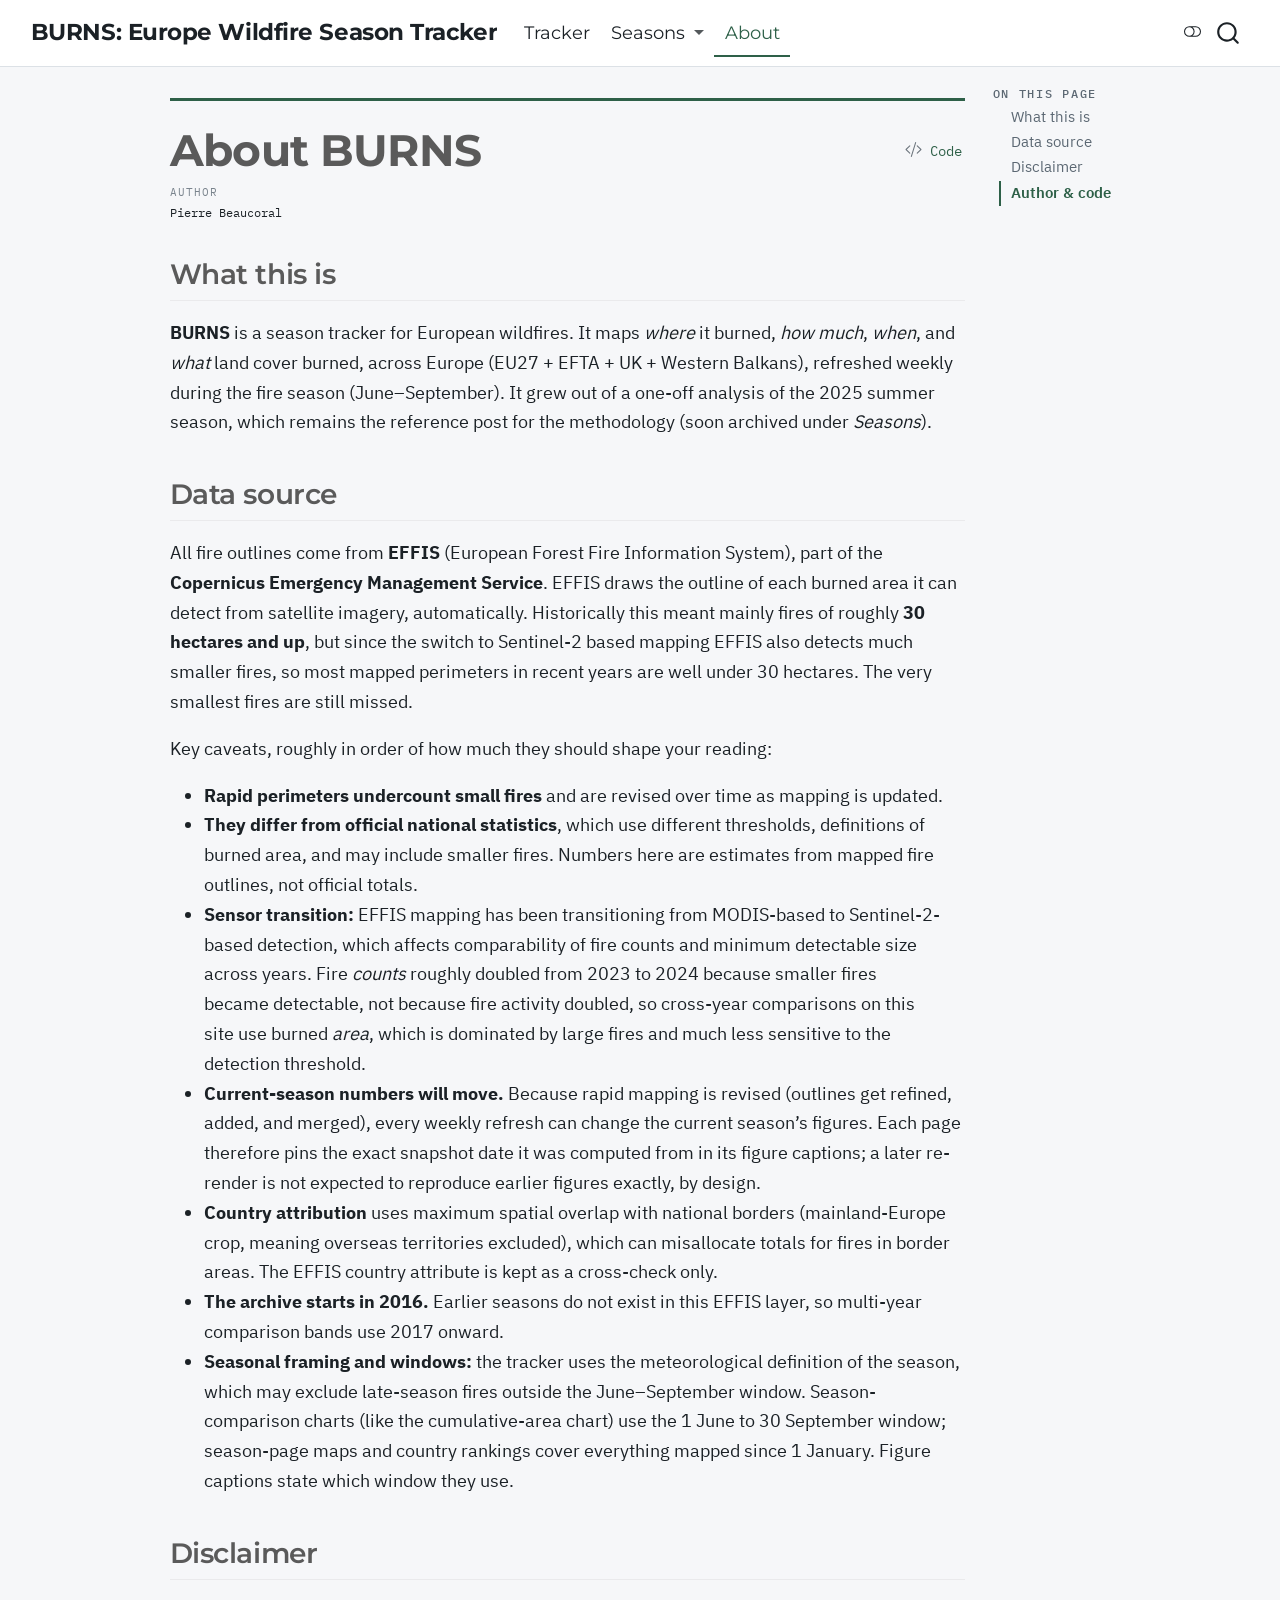
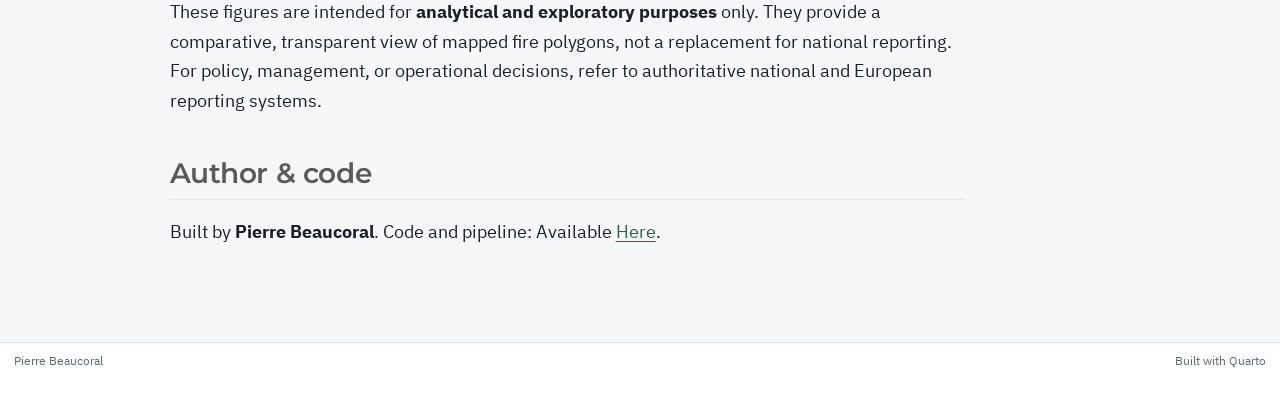
<file: about.html>
<!DOCTYPE html>
<html xmlns="http://www.w3.org/1999/xhtml" lang="en" xml:lang="en"><head>

<meta charset="utf-8">
<meta name="generator" content="quarto-1.9.37">

<meta name="viewport" content="width=device-width, initial-scale=1.0, user-scalable=yes">

<meta name="author" content="Pierre Beaucoral">

<title>About BURNS – BURNS: Europe Wildfire Season Tracker</title>
<style>
/* Default styles provided by pandoc.
** See https://pandoc.org/MANUAL.html#variables-for-html for config info.
*/
code{white-space: pre-wrap;}
span.smallcaps{font-variant: small-caps;}
div.columns{display: flex; gap: min(4vw, 1.5em);}
div.column{flex: auto; overflow-x: auto;}
div.hanging-indent{margin-left: 1.5em; text-indent: -1.5em;}
ul.task-list{list-style: none;}
ul.task-list li input[type="checkbox"] {
  width: 0.8em;
  margin: 0 0.8em 0.2em -1em; /* quarto-specific, see https://github.com/quarto-dev/quarto-cli/issues/4556 */ 
  vertical-align: middle;
}
/* CSS for syntax highlighting */
html { -webkit-text-size-adjust: 100%; }
pre > code.sourceCode { white-space: pre; position: relative; }
pre > code.sourceCode > span { display: inline-block; line-height: 1.25; }
pre > code.sourceCode > span:empty { height: 1.2em; }
.sourceCode { overflow: visible; }
code.sourceCode > span { color: inherit; text-decoration: inherit; }
div.sourceCode { margin: 1em 0; }
pre.sourceCode { margin: 0; }
@media screen {
div.sourceCode { overflow: auto; }
}
@media print {
pre > code.sourceCode { white-space: pre-wrap; }
pre > code.sourceCode > span { text-indent: -5em; padding-left: 5em; }
}
pre.numberSource code
  { counter-reset: source-line 0; }
pre.numberSource code > span
  { position: relative; left: -4em; counter-increment: source-line; }
pre.numberSource code > span > a:first-child::before
  { content: counter(source-line);
    position: relative; left: -1em; text-align: right; vertical-align: baseline;
    border: none; display: inline-block;
    -webkit-touch-callout: none; -webkit-user-select: none;
    -khtml-user-select: none; -moz-user-select: none;
    -ms-user-select: none; user-select: none;
    padding: 0 4px; width: 4em;
  }
pre.numberSource { margin-left: 3em;  padding-left: 4px; }
div.sourceCode
  {   }
@media screen {
pre > code.sourceCode > span > a:first-child::before { text-decoration: underline; }
}
</style>


<script src="site_libs/quarto-nav/quarto-nav.js"></script>
<script src="site_libs/quarto-nav/headroom.min.js"></script>
<script src="site_libs/clipboard/clipboard.min.js"></script>
<script src="site_libs/quarto-search/autocomplete.umd.js"></script>
<script src="site_libs/quarto-search/fuse.min.js"></script>
<script src="site_libs/quarto-search/quarto-search.js"></script>
<meta name="quarto:offset" content="./">
<link href="./assets/favicon.png" rel="icon" type="image/png">
<script src="site_libs/quarto-html/quarto.js" type="module"></script>
<script src="site_libs/quarto-html/tabsets/tabsets.js" type="module"></script>
<script src="site_libs/quarto-html/popper.min.js"></script>
<script src="site_libs/quarto-html/tippy.umd.min.js"></script>
<script src="site_libs/quarto-html/anchor.min.js"></script>
<link href="site_libs/quarto-html/tippy.css" rel="stylesheet">
<link href="site_libs/quarto-html/quarto-syntax-highlighting-05a949179507565c24e2f7a19fd6b84d.css" rel="stylesheet" class="quarto-color-scheme" id="quarto-text-highlighting-styles">
<link href="site_libs/quarto-html/quarto-syntax-highlighting-dark-05a949179507565c24e2f7a19fd6b84d.css" rel="stylesheet" class="quarto-color-scheme quarto-color-alternate" id="quarto-text-highlighting-styles">
<link href="site_libs/quarto-html/quarto-syntax-highlighting-05a949179507565c24e2f7a19fd6b84d.css" rel="stylesheet" class="quarto-color-scheme-extra" id="quarto-text-highlighting-styles">
<script src="site_libs/bootstrap/bootstrap.min.js"></script>
<link href="site_libs/bootstrap/bootstrap-icons.css" rel="stylesheet">
<link href="site_libs/bootstrap/bootstrap-fb583e8d694594de4cc770baedb0e4c8.min.css" rel="stylesheet" append-hash="true" class="quarto-color-scheme" id="quarto-bootstrap" data-mode="light">
<link href="site_libs/bootstrap/bootstrap-dark-2b0ae64b11eca43a01ceb38b37be8589.min.css" rel="stylesheet" append-hash="true" class="quarto-color-scheme quarto-color-alternate" id="quarto-bootstrap" data-mode="dark">
<link href="site_libs/bootstrap/bootstrap-fb583e8d694594de4cc770baedb0e4c8.min.css" rel="stylesheet" append-hash="true" class="quarto-color-scheme-extra" id="quarto-bootstrap" data-mode="light">
<script id="quarto-search-options" type="application/json">{
  "location": "navbar",
  "copy-button": false,
  "collapse-after": 3,
  "panel-placement": "end",
  "type": "overlay",
  "limit": 50,
  "keyboard-shortcut": [
    "f",
    "/",
    "s"
  ],
  "show-item-context": false,
  "language": {
    "search-no-results-text": "No results",
    "search-matching-documents-text": "matching documents",
    "search-copy-link-title": "Copy link to search",
    "search-hide-matches-text": "Hide additional matches",
    "search-more-match-text": "more match in this document",
    "search-more-matches-text": "more matches in this document",
    "search-clear-button-title": "Clear",
    "search-text-placeholder": "",
    "search-detached-cancel-button-title": "Cancel",
    "search-submit-button-title": "Submit",
    "search-label": "Search"
  }
}</script>
<style>html{ scroll-behavior: smooth; }</style>


<meta property="og:title" content="About BURNS – BURNS: Europe Wildfire Season Tracker">
<meta property="og:description" content="Tracking Europe’s wildfire season from EFFIS rapid perimeters, refreshed weekly during fire season.">
<meta property="og:image" content="assets/og-image.png">
<meta property="og:site_name" content="BURNS: Europe Wildfire Season Tracker">
<meta name="twitter:title" content="About BURNS – BURNS: Europe Wildfire Season Tracker">
<meta name="twitter:description" content="">
<meta name="twitter:image" content="assets/og-image.png">
<meta name="twitter:card" content="summary_large_image">
</head>

<body class="nav-fixed quarto-light"><script id="quarto-html-before-body" type="application/javascript">
    const toggleBodyColorMode = (bsSheetEl) => {
      const mode = bsSheetEl.getAttribute("data-mode");
      const bodyEl = window.document.querySelector("body");
      if (mode === "dark") {
        bodyEl.classList.add("quarto-dark");
        bodyEl.classList.remove("quarto-light");
      } else {
        bodyEl.classList.add("quarto-light");
        bodyEl.classList.remove("quarto-dark");
      }
    }
    const toggleBodyColorPrimary = () => {
      const bsSheetEl = window.document.querySelector("link#quarto-bootstrap:not([rel=disabled-stylesheet])");
      if (bsSheetEl) {
        toggleBodyColorMode(bsSheetEl);
      }
    }
    const setColorSchemeToggle = (alternate) => {
      const toggles = window.document.querySelectorAll('.quarto-color-scheme-toggle');
      for (let i=0; i < toggles.length; i++) {
        const toggle = toggles[i];
        if (toggle) {
          if (alternate) {
            toggle.classList.add("alternate");
          } else {
            toggle.classList.remove("alternate");
          }
        }
      }
    };
    const toggleColorMode = (alternate) => {
      // Switch the stylesheets
      const primaryStylesheets = window.document.querySelectorAll('link.quarto-color-scheme:not(.quarto-color-alternate)');
      const alternateStylesheets = window.document.querySelectorAll('link.quarto-color-scheme.quarto-color-alternate');
      manageTransitions('#quarto-margin-sidebar .nav-link', false);
      if (alternate) {
        // note: dark is layered on light, we don't disable primary!
        enableStylesheet(alternateStylesheets);
        for (const sheetNode of alternateStylesheets) {
          if (sheetNode.id === "quarto-bootstrap") {
            toggleBodyColorMode(sheetNode);
          }
        }
      } else {
        disableStylesheet(alternateStylesheets);
        enableStylesheet(primaryStylesheets)
        toggleBodyColorPrimary();
      }
      manageTransitions('#quarto-margin-sidebar .nav-link', true);
      // Switch the toggles
      setColorSchemeToggle(alternate)
      // Hack to workaround the fact that safari doesn't
      // properly recolor the scrollbar when toggling (#1455)
      if (navigator.userAgent.indexOf('Safari') > 0 && navigator.userAgent.indexOf('Chrome') == -1) {
        manageTransitions("body", false);
        window.scrollTo(0, 1);
        setTimeout(() => {
          window.scrollTo(0, 0);
          manageTransitions("body", true);
        }, 40);
      }
    }
    const disableStylesheet = (stylesheets) => {
      for (let i=0; i < stylesheets.length; i++) {
        const stylesheet = stylesheets[i];
        stylesheet.rel = 'disabled-stylesheet';
      }
    }
    const enableStylesheet = (stylesheets) => {
      for (let i=0; i < stylesheets.length; i++) {
        const stylesheet = stylesheets[i];
        if(stylesheet.rel !== 'stylesheet') { // for Chrome, which will still FOUC without this check
          stylesheet.rel = 'stylesheet';
        }
      }
    }
    const manageTransitions = (selector, allowTransitions) => {
      const els = window.document.querySelectorAll(selector);
      for (let i=0; i < els.length; i++) {
        const el = els[i];
        if (allowTransitions) {
          el.classList.remove('notransition');
        } else {
          el.classList.add('notransition');
        }
      }
    }
    const isFileUrl = () => {
      return window.location.protocol === 'file:';
    }
    const hasAlternateSentinel = () => {
      let styleSentinel = getColorSchemeSentinel();
      if (styleSentinel !== null) {
        return styleSentinel === "alternate";
      } else {
        return false;
      }
    }
    const setStyleSentinel = (alternate) => {
      const value = alternate ? "alternate" : "default";
      if (!isFileUrl()) {
        window.localStorage.setItem("quarto-color-scheme", value);
      } else {
        localAlternateSentinel = value;
      }
    }
    const getColorSchemeSentinel = () => {
      if (!isFileUrl()) {
        const storageValue = window.localStorage.getItem("quarto-color-scheme");
        return storageValue != null ? storageValue : localAlternateSentinel;
      } else {
        return localAlternateSentinel;
      }
    }
    const toggleGiscusIfUsed = (isAlternate, darkModeDefault) => {
      const baseTheme = document.querySelector('#giscus-base-theme')?.value ?? 'light';
      const alternateTheme = document.querySelector('#giscus-alt-theme')?.value ?? 'dark';
      let newTheme = '';
      if(authorPrefersDark) {
        newTheme = isAlternate ? baseTheme : alternateTheme;
      } else {
        newTheme = isAlternate ? alternateTheme : baseTheme;
      }
      const changeGiscusTheme = () => {
        // From: https://github.com/giscus/giscus/issues/336
        const sendMessage = (message) => {
          const iframe = document.querySelector('iframe.giscus-frame');
          if (!iframe) return;
          iframe.contentWindow.postMessage({ giscus: message }, 'https://giscus.app');
        }
        sendMessage({
          setConfig: {
            theme: newTheme
          }
        });
      }
      const isGiscussLoaded = window.document.querySelector('iframe.giscus-frame') !== null;
      if (isGiscussLoaded) {
        changeGiscusTheme();
      }
    };
    const authorPrefersDark = false;
    const queryPrefersDark = window.matchMedia('(prefers-color-scheme: dark)');
    const darkModeDefault = queryPrefersDark.matches;
      document.querySelector('link#quarto-text-highlighting-styles.quarto-color-scheme-extra').rel = 'disabled-stylesheet';
      document.querySelector('link#quarto-bootstrap.quarto-color-scheme-extra').rel = 'disabled-stylesheet';
    let localAlternateSentinel = darkModeDefault ? 'alternate' : 'default';
    // Dark / light mode switch
    window.quartoToggleColorScheme = () => {
      // Read the current dark / light value
      let toAlternate = !hasAlternateSentinel();
      toggleColorMode(toAlternate);
      setStyleSentinel(toAlternate);
      toggleGiscusIfUsed(toAlternate, darkModeDefault);
      window.dispatchEvent(new Event('resize'));
    };
    queryPrefersDark.addEventListener("change", e => {
      if(window.localStorage.getItem("quarto-color-scheme") !== null)
        return;
      const alternate = e.matches
      toggleColorMode(alternate);
      localAlternateSentinel = e.matches ? 'alternate' : 'default'; // this is used alongside local storage!
      toggleGiscusIfUsed(alternate, darkModeDefault);
    });
    // Switch to dark mode if need be
    if (hasAlternateSentinel()) {
      toggleColorMode(true);
    } else {
      toggleColorMode(false);
    }
  </script>

<div id="quarto-search-results"></div>
  <header id="quarto-header" class="headroom fixed-top">
    <nav class="navbar navbar-expand-lg " data-bs-theme="dark">
      <div class="navbar-container container-fluid">
      <div class="navbar-brand-container mx-auto">
    <a class="navbar-brand" href="./index.html">
    <span class="navbar-title">BURNS: Europe Wildfire Season Tracker</span>
    </a>
  </div>
            <div id="quarto-search" class="" title="Search"></div>
          <button class="navbar-toggler" type="button" data-bs-toggle="collapse" data-bs-target="#navbarCollapse" aria-controls="navbarCollapse" role="menu" aria-expanded="false" aria-label="Toggle navigation" onclick="if (window.quartoToggleHeadroom) { window.quartoToggleHeadroom(); }">
  <span class="navbar-toggler-icon"></span>
</button>
          <div class="collapse navbar-collapse" id="navbarCollapse">
            <ul class="navbar-nav navbar-nav-scroll me-auto">
  <li class="nav-item">
    <a class="nav-link" href="./index.html"> 
<span class="menu-text">Tracker</span></a>
  </li>  
  <li class="nav-item dropdown ">
    <a class="nav-link dropdown-toggle" href="#" id="nav-menu-seasons" role="link" data-bs-toggle="dropdown" aria-expanded="false">
 <span class="menu-text">Seasons</span>
    </a>
    <ul class="dropdown-menu" aria-labelledby="nav-menu-seasons">    
        <li>
    <a class="dropdown-item" href="./posts/2026.html">
 <span class="dropdown-text">2026 (final)</span></a>
  </li>  
        <li>
    <a class="dropdown-item" href="./posts/2026-explorer.html">
 <span class="dropdown-text">2026 interactive explorer</span></a>
  </li>  
        <li>
    <a class="dropdown-item" href="./posts/2025.html">
 <span class="dropdown-text">2025 (archive)</span></a>
  </li>  
    </ul>
  </li>
  <li class="nav-item">
    <a class="nav-link active" href="./about.html" aria-current="page"> 
<span class="menu-text">About</span></a>
  </li>  
</ul>
          </div> <!-- /navcollapse -->
            <div class="quarto-navbar-tools">
  <a href="" class="quarto-color-scheme-toggle quarto-navigation-tool  px-1" onclick="window.quartoToggleColorScheme(); return false;" title="Toggle dark mode"><i class="bi"></i></a>
</div>
      </div> <!-- /container-fluid -->
    </nav>
</header>
<!-- content -->
<div id="quarto-content" class="quarto-container page-columns page-rows-contents page-layout-article page-navbar">
<!-- sidebar -->
<!-- margin-sidebar -->
    <div id="quarto-margin-sidebar" class="sidebar margin-sidebar">
        <nav id="TOC" role="doc-toc" class="toc-active">
    <h2 id="toc-title">On this page</h2>
   
  <ul>
  <li><a href="#what-this-is" id="toc-what-this-is" class="nav-link active" data-scroll-target="#what-this-is">What this is</a></li>
  <li><a href="#data-source" id="toc-data-source" class="nav-link" data-scroll-target="#data-source">Data source</a></li>
  <li><a href="#disclaimer" id="toc-disclaimer" class="nav-link" data-scroll-target="#disclaimer">Disclaimer</a></li>
  <li><a href="#author-code" id="toc-author-code" class="nav-link" data-scroll-target="#author-code">Author &amp; code</a></li>
  </ul>
</nav>
    </div>
<!-- main -->
<main class="content" id="quarto-document-content">


<header id="title-block-header" class="quarto-title-block default">
<div class="quarto-title">
<div class="quarto-title-block"><div><h1 class="title">About BURNS</h1><button type="button" class="btn code-tools-button" id="quarto-code-tools-source"><i class="bi"></i> Code</button></div></div>
</div>



<div class="quarto-title-meta">

    <div>
    <div class="quarto-title-meta-heading">Author</div>
    <div class="quarto-title-meta-contents">
             <p>Pierre Beaucoral </p>
          </div>
  </div>
    
  
    
  </div>
  


</header>


<section id="what-this-is" class="level2">
<h2 class="anchored" data-anchor-id="what-this-is">What this is</h2>
<p><strong>BURNS</strong> is a season tracker for European wildfires. It maps <em>where</em> it burned, <em>how much</em>, <em>when</em>, and <em>what</em> land cover burned, across Europe (EU27 + EFTA + UK + Western Balkans), refreshed weekly during the fire season (June–September). It grew out of a one-off analysis of the 2025 summer season, which remains the reference post for the methodology (soon archived under <em>Seasons</em>).</p>
</section>
<section id="data-source" class="level2">
<h2 class="anchored" data-anchor-id="data-source">Data source</h2>
<p>All fire outlines come from <strong>EFFIS</strong> (European Forest Fire Information System), part of the <strong>Copernicus Emergency Management Service</strong>. EFFIS draws the outline of each burned area it can detect from satellite imagery, automatically. Historically this meant mainly fires of roughly <strong>30 hectares and up</strong>, but since the switch to Sentinel-2 based mapping EFFIS also detects much smaller fires, so most mapped perimeters in recent years are well under 30 hectares. The very smallest fires are still missed.</p>
<p>Key caveats, roughly in order of how much they should shape your reading:</p>
<ul>
<li><strong>Rapid perimeters undercount small fires</strong> and are revised over time as mapping is updated.</li>
<li><strong>They differ from official national statistics</strong>, which use different thresholds, definitions of burned area, and may include smaller fires. Numbers here are estimates from mapped fire outlines, not official totals.</li>
<li><strong>Sensor transition:</strong> EFFIS mapping has been transitioning from MODIS-based to Sentinel-2-based detection, which affects comparability of fire counts and minimum detectable size across years. Fire <em>counts</em> roughly doubled from 2023 to 2024 because smaller fires became detectable, not because fire activity doubled, so cross-year comparisons on this site use burned <em>area</em>, which is dominated by large fires and much less sensitive to the detection threshold.</li>
<li><strong>Current-season numbers will move.</strong> Because rapid mapping is revised (outlines get refined, added, and merged), every weekly refresh can change the current season’s figures. Each page therefore pins the exact snapshot date it was computed from in its figure captions; a later re-render is not expected to reproduce earlier figures exactly, by design.</li>
<li><strong>Country attribution</strong> uses maximum spatial overlap with national borders (mainland-Europe crop, meaning overseas territories excluded), which can misallocate totals for fires in border areas. The EFFIS country attribute is kept as a cross-check only.</li>
<li><strong>The archive starts in 2016.</strong> Earlier seasons do not exist in this EFFIS layer, so multi-year comparison bands use 2017 onward.</li>
<li><strong>Seasonal framing and windows:</strong> the tracker uses the meteorological definition of the season, which may exclude late-season fires outside the June–September window. Season-comparison charts (like the cumulative-area chart) use the 1 June to 30 September window; season-page maps and country rankings cover everything mapped since 1 January. Figure captions state which window they use.</li>
</ul>
</section>
<section id="disclaimer" class="level2">
<h2 class="anchored" data-anchor-id="disclaimer">Disclaimer</h2>
<p>These figures are intended for <strong>analytical and exploratory purposes</strong> only. They provide a comparative, transparent view of mapped fire polygons, not a replacement for national reporting. For policy, management, or operational decisions, refer to authoritative national and European reporting systems.</p>
</section>
<section id="author-code" class="level2">
<h2 class="anchored" data-anchor-id="author-code">Author &amp; code</h2>
<p>Built by <strong>Pierre Beaucoral</strong>. Code and pipeline: Available <a href="https://github.com/PierreBeaucoral/BURNS">Here</a>.</p>


<!-- -->

</section>

</main> <!-- /main -->
<script id="quarto-html-after-body" type="application/javascript">
  window.document.addEventListener("DOMContentLoaded", function (event) {
    // Ensure there is a toggle, if there isn't float one in the top right
    if (window.document.querySelector('.quarto-color-scheme-toggle') === null) {
      const a = window.document.createElement('a');
      a.classList.add('top-right');
      a.classList.add('quarto-color-scheme-toggle');
      a.href = "";
      a.onclick = function() { try { window.quartoToggleColorScheme(); } catch {} return false; };
      const i = window.document.createElement("i");
      i.classList.add('bi');
      a.appendChild(i);
      window.document.body.appendChild(a);
    }
    setColorSchemeToggle(hasAlternateSentinel())
    const icon = "";
    const anchorJS = new window.AnchorJS();
    anchorJS.options = {
      placement: 'right',
      icon: icon
    };
    anchorJS.add('.anchored');
    const isCodeAnnotation = (el) => {
      for (const clz of el.classList) {
        if (clz.startsWith('code-annotation-')) {                     
          return true;
        }
      }
      return false;
    }
    const onCopySuccess = function(e) {
      // button target
      const button = e.trigger;
      // don't keep focus
      button.blur();
      // flash "checked"
      button.classList.add('code-copy-button-checked');
      var currentTitle = button.getAttribute("title");
      button.setAttribute("title", "Copied!");
      let tooltip;
      if (window.bootstrap) {
        button.setAttribute("data-bs-toggle", "tooltip");
        button.setAttribute("data-bs-placement", "left");
        button.setAttribute("data-bs-title", "Copied!");
        tooltip = new bootstrap.Tooltip(button, 
          { trigger: "manual", 
            customClass: "code-copy-button-tooltip",
            offset: [0, -8]});
        tooltip.show();    
      }
      setTimeout(function() {
        if (tooltip) {
          tooltip.hide();
          button.removeAttribute("data-bs-title");
          button.removeAttribute("data-bs-toggle");
          button.removeAttribute("data-bs-placement");
        }
        button.setAttribute("title", currentTitle);
        button.classList.remove('code-copy-button-checked');
      }, 1000);
      // clear code selection
      e.clearSelection();
    }
    const getTextToCopy = function(trigger) {
      const outerScaffold = trigger.parentElement.cloneNode(true);
      const codeEl = outerScaffold.querySelector('code');
      for (const childEl of codeEl.children) {
        if (isCodeAnnotation(childEl)) {
          childEl.remove();
        }
      }
      return codeEl.innerText;
    }
    const clipboard = new window.ClipboardJS('.code-copy-button:not([data-in-quarto-modal])', {
      text: getTextToCopy
    });
    clipboard.on('success', onCopySuccess);
    if (window.document.getElementById('quarto-embedded-source-code-modal')) {
      const clipboardModal = new window.ClipboardJS('.code-copy-button[data-in-quarto-modal]', {
        text: getTextToCopy,
        container: window.document.getElementById('quarto-embedded-source-code-modal')
      });
      clipboardModal.on('success', onCopySuccess);
    }
    const viewSource = window.document.getElementById('quarto-view-source') ||
                       window.document.getElementById('quarto-code-tools-source');
    if (viewSource) {
      const sourceUrl = viewSource.getAttribute("data-quarto-source-url");
      viewSource.addEventListener("click", function(e) {
        if (sourceUrl) {
          // rstudio viewer pane
          if (/\bcapabilities=\b/.test(window.location)) {
            window.open(sourceUrl);
          } else {
            window.location.href = sourceUrl;
          }
        } else {
          const modal = new bootstrap.Modal(document.getElementById('quarto-embedded-source-code-modal'));
          modal.show();
        }
        return false;
      });
    }
    function toggleCodeHandler(show) {
      return function(e) {
        const detailsSrc = window.document.querySelectorAll(".cell > details > .sourceCode");
        for (let i=0; i<detailsSrc.length; i++) {
          const details = detailsSrc[i].parentElement;
          if (show) {
            details.open = true;
          } else {
            details.removeAttribute("open");
          }
        }
        const cellCodeDivs = window.document.querySelectorAll(".cell > .sourceCode");
        const fromCls = show ? "hidden" : "unhidden";
        const toCls = show ? "unhidden" : "hidden";
        for (let i=0; i<cellCodeDivs.length; i++) {
          const codeDiv = cellCodeDivs[i];
          if (codeDiv.classList.contains(fromCls)) {
            codeDiv.classList.remove(fromCls);
            codeDiv.classList.add(toCls);
          } 
        }
        return false;
      }
    }
    const hideAllCode = window.document.getElementById("quarto-hide-all-code");
    if (hideAllCode) {
      hideAllCode.addEventListener("click", toggleCodeHandler(false));
    }
    const showAllCode = window.document.getElementById("quarto-show-all-code");
    if (showAllCode) {
      showAllCode.addEventListener("click", toggleCodeHandler(true));
    }
      var localhostRegex = new RegExp(/^(?:http|https):\/\/localhost\:?[0-9]*\//);
      var mailtoRegex = new RegExp(/^mailto:/);
        var filterRegex = new RegExp('/' + window.location.host + '/');
      var isInternal = (href) => {
          return filterRegex.test(href) || localhostRegex.test(href) || mailtoRegex.test(href);
      }
      // Inspect non-navigation links and adorn them if external
     var links = window.document.querySelectorAll('a[href]:not(.nav-link):not(.navbar-brand):not(.toc-action):not(.sidebar-link):not(.sidebar-item-toggle):not(.pagination-link):not(.no-external):not([aria-hidden]):not(.dropdown-item):not(.quarto-navigation-tool):not(.about-link)');
      for (var i=0; i<links.length; i++) {
        const link = links[i];
        if (!isInternal(link.href)) {
          // undo the damage that might have been done by quarto-nav.js in the case of
          // links that we want to consider external
          if (link.dataset.originalHref !== undefined) {
            link.href = link.dataset.originalHref;
          }
            // target, if specified
            link.setAttribute("target", "_blank");
            if (link.getAttribute("rel") === null) {
              link.setAttribute("rel", "noopener");
            }
        }
      }
    function tippyHover(el, contentFn, onTriggerFn, onUntriggerFn) {
      const config = {
        allowHTML: true,
        maxWidth: 500,
        delay: 100,
        arrow: false,
        appendTo: function(el) {
            return el.parentElement;
        },
        interactive: true,
        interactiveBorder: 10,
        theme: 'quarto',
        placement: 'bottom-start',
      };
      if (contentFn) {
        config.content = contentFn;
      }
      if (onTriggerFn) {
        config.onTrigger = onTriggerFn;
      }
      if (onUntriggerFn) {
        config.onUntrigger = onUntriggerFn;
      }
      window.tippy(el, config); 
    }
    const noterefs = window.document.querySelectorAll('a[role="doc-noteref"]');
    for (var i=0; i<noterefs.length; i++) {
      const ref = noterefs[i];
      tippyHover(ref, function() {
        // use id or data attribute instead here
        let href = ref.getAttribute('data-footnote-href') || ref.getAttribute('href');
        try { href = new URL(href).hash; } catch {}
        const id = href.replace(/^#\/?/, "");
        const note = window.document.getElementById(id);
        if (note) {
          return note.innerHTML;
        } else {
          return "";
        }
      });
    }
    const xrefs = window.document.querySelectorAll('a.quarto-xref');
    const processXRef = (id, note) => {
      // Strip column container classes
      const stripColumnClz = (el) => {
        el.classList.remove("page-full", "page-columns");
        if (el.children) {
          for (const child of el.children) {
            stripColumnClz(child);
          }
        }
      }
      stripColumnClz(note)
      if (id === null || id.startsWith('sec-')) {
        // Special case sections, only their first couple elements
        const container = document.createElement("div");
        if (note.children && note.children.length > 2) {
          container.appendChild(note.children[0].cloneNode(true));
          for (let i = 1; i < note.children.length; i++) {
            const child = note.children[i];
            if (child.tagName === "P" && child.innerText === "") {
              continue;
            } else {
              container.appendChild(child.cloneNode(true));
              break;
            }
          }
          if (window.Quarto?.typesetMath) {
            window.Quarto.typesetMath(container);
          }
          return container.innerHTML
        } else {
          if (window.Quarto?.typesetMath) {
            window.Quarto.typesetMath(note);
          }
          return note.innerHTML;
        }
      } else {
        // Remove any anchor links if they are present
        const anchorLink = note.querySelector('a.anchorjs-link');
        if (anchorLink) {
          anchorLink.remove();
        }
        if (window.Quarto?.typesetMath) {
          window.Quarto.typesetMath(note);
        }
        if (note.classList.contains("callout")) {
          return note.outerHTML;
        } else {
          return note.innerHTML;
        }
      }
    }
    for (var i=0; i<xrefs.length; i++) {
      const xref = xrefs[i];
      tippyHover(xref, undefined, function(instance) {
        instance.disable();
        let url = xref.getAttribute('href');
        let hash = undefined; 
        if (url.startsWith('#')) {
          hash = url;
        } else {
          try { hash = new URL(url).hash; } catch {}
        }
        if (hash) {
          const id = hash.replace(/^#\/?/, "");
          const note = window.document.getElementById(id);
          if (note !== null) {
            try {
              const html = processXRef(id, note.cloneNode(true));
              instance.setContent(html);
            } finally {
              instance.enable();
              instance.show();
            }
          } else {
            // See if we can fetch this
            fetch(url.split('#')[0])
            .then(res => res.text())
            .then(html => {
              const parser = new DOMParser();
              const htmlDoc = parser.parseFromString(html, "text/html");
              const note = htmlDoc.getElementById(id);
              if (note !== null) {
                const html = processXRef(id, note);
                instance.setContent(html);
              } 
            }).finally(() => {
              instance.enable();
              instance.show();
            });
          }
        } else {
          // See if we can fetch a full url (with no hash to target)
          // This is a special case and we should probably do some content thinning / targeting
          fetch(url)
          .then(res => res.text())
          .then(html => {
            const parser = new DOMParser();
            const htmlDoc = parser.parseFromString(html, "text/html");
            const note = htmlDoc.querySelector('main.content');
            if (note !== null) {
              // This should only happen for chapter cross references
              // (since there is no id in the URL)
              // remove the first header
              if (note.children.length > 0 && note.children[0].tagName === "HEADER") {
                note.children[0].remove();
              }
              const html = processXRef(null, note);
              instance.setContent(html);
            } 
          }).finally(() => {
            instance.enable();
            instance.show();
          });
        }
      }, function(instance) {
      });
    }
        let selectedAnnoteEl;
        const selectorForAnnotation = ( cell, annotation) => {
          let cellAttr = 'data-code-cell="' + cell + '"';
          let lineAttr = 'data-code-annotation="' +  annotation + '"';
          const selector = 'span[' + cellAttr + '][' + lineAttr + ']';
          return selector;
        }
        const selectCodeLines = (annoteEl) => {
          const doc = window.document;
          const targetCell = annoteEl.getAttribute("data-target-cell");
          const targetAnnotation = annoteEl.getAttribute("data-target-annotation");
          const annoteSpan = window.document.querySelector(selectorForAnnotation(targetCell, targetAnnotation));
          const lines = annoteSpan.getAttribute("data-code-lines").split(",");
          const lineIds = lines.map((line) => {
            return targetCell + "-" + line;
          })
          let top = null;
          let height = null;
          let parent = null;
          if (lineIds.length > 0) {
              //compute the position of the single el (top and bottom and make a div)
              const el = window.document.getElementById(lineIds[0]);
              top = el.offsetTop;
              height = el.offsetHeight;
              parent = el.parentElement.parentElement;
            if (lineIds.length > 1) {
              const lastEl = window.document.getElementById(lineIds[lineIds.length - 1]);
              const bottom = lastEl.offsetTop + lastEl.offsetHeight;
              height = bottom - top;
            }
            if (top !== null && height !== null && parent !== null) {
              // cook up a div (if necessary) and position it 
              let div = window.document.getElementById("code-annotation-line-highlight");
              if (div === null) {
                div = window.document.createElement("div");
                div.setAttribute("id", "code-annotation-line-highlight");
                div.style.position = 'absolute';
                parent.appendChild(div);
              }
              div.style.top = top - 2 + "px";
              div.style.height = height + 4 + "px";
              div.style.left = 0;
              let gutterDiv = window.document.getElementById("code-annotation-line-highlight-gutter");
              if (gutterDiv === null) {
                gutterDiv = window.document.createElement("div");
                gutterDiv.setAttribute("id", "code-annotation-line-highlight-gutter");
                gutterDiv.style.position = 'absolute';
                const codeCell = window.document.getElementById(targetCell);
                const gutter = codeCell.querySelector('.code-annotation-gutter');
                gutter.appendChild(gutterDiv);
              }
              gutterDiv.style.top = top - 2 + "px";
              gutterDiv.style.height = height + 4 + "px";
            }
            selectedAnnoteEl = annoteEl;
          }
        };
        const unselectCodeLines = () => {
          const elementsIds = ["code-annotation-line-highlight", "code-annotation-line-highlight-gutter"];
          elementsIds.forEach((elId) => {
            const div = window.document.getElementById(elId);
            if (div) {
              div.remove();
            }
          });
          selectedAnnoteEl = undefined;
        };
          // Handle positioning of the toggle
      window.addEventListener(
        "resize",
        throttle(() => {
          elRect = undefined;
          if (selectedAnnoteEl) {
            selectCodeLines(selectedAnnoteEl);
          }
        }, 10)
      );
      function throttle(fn, ms) {
      let throttle = false;
      let timer;
        return (...args) => {
          if(!throttle) { // first call gets through
              fn.apply(this, args);
              throttle = true;
          } else { // all the others get throttled
              if(timer) clearTimeout(timer); // cancel #2
              timer = setTimeout(() => {
                fn.apply(this, args);
                timer = throttle = false;
              }, ms);
          }
        };
      }
        // Attach click handler to the DT
        const annoteDls = window.document.querySelectorAll('dt[data-target-cell]');
        for (const annoteDlNode of annoteDls) {
          annoteDlNode.addEventListener('click', (event) => {
            const clickedEl = event.target;
            if (clickedEl !== selectedAnnoteEl) {
              unselectCodeLines();
              const activeEl = window.document.querySelector('dt[data-target-cell].code-annotation-active');
              if (activeEl) {
                activeEl.classList.remove('code-annotation-active');
              }
              selectCodeLines(clickedEl);
              clickedEl.classList.add('code-annotation-active');
            } else {
              // Unselect the line
              unselectCodeLines();
              clickedEl.classList.remove('code-annotation-active');
            }
          });
        }
    const findCites = (el) => {
      const parentEl = el.parentElement;
      if (parentEl) {
        const cites = parentEl.dataset.cites;
        if (cites) {
          return {
            el,
            cites: cites.split(' ')
          };
        } else {
          return findCites(el.parentElement)
        }
      } else {
        return undefined;
      }
    };
    var bibliorefs = window.document.querySelectorAll('a[role="doc-biblioref"]');
    for (var i=0; i<bibliorefs.length; i++) {
      const ref = bibliorefs[i];
      const citeInfo = findCites(ref);
      if (citeInfo) {
        tippyHover(citeInfo.el, function() {
          var popup = window.document.createElement('div');
          citeInfo.cites.forEach(function(cite) {
            var citeDiv = window.document.createElement('div');
            citeDiv.classList.add('hanging-indent');
            citeDiv.classList.add('csl-entry');
            var biblioDiv = window.document.getElementById('ref-' + cite);
            if (biblioDiv) {
              citeDiv.innerHTML = biblioDiv.innerHTML;
            }
            popup.appendChild(citeDiv);
          });
          return popup.innerHTML;
        });
      }
    }
  });
  </script><div class="modal fade" id="quarto-embedded-source-code-modal" tabindex="-1" aria-labelledby="quarto-embedded-source-code-modal-label" aria-hidden="true"><div class="modal-dialog modal-dialog-scrollable"><div class="modal-content"><div class="modal-header"><h5 class="modal-title" id="quarto-embedded-source-code-modal-label">Source Code</h5><button class="btn-close" data-bs-dismiss="modal"></button></div><div class="modal-body"><div class="">
<div class="code-copy-outer-scaffold"><div class="sourceCode" id="cb1" data-shortcodes="false"><pre class="sourceCode markdown code-with-copy"><code class="sourceCode markdown"><span id="cb1-1"><a href="#cb1-1" aria-hidden="true" tabindex="-1"></a><span class="co">---</span></span>
<span id="cb1-2"><a href="#cb1-2" aria-hidden="true" tabindex="-1"></a><span class="an">title:</span><span class="co"> "About BURNS"</span></span>
<span id="cb1-3"><a href="#cb1-3" aria-hidden="true" tabindex="-1"></a><span class="an">author:</span><span class="co"> "Pierre Beaucoral"</span></span>
<span id="cb1-4"><a href="#cb1-4" aria-hidden="true" tabindex="-1"></a><span class="co">---</span></span>
<span id="cb1-5"><a href="#cb1-5" aria-hidden="true" tabindex="-1"></a></span>
<span id="cb1-6"><a href="#cb1-6" aria-hidden="true" tabindex="-1"></a><span class="fu">## What this is</span></span>
<span id="cb1-7"><a href="#cb1-7" aria-hidden="true" tabindex="-1"></a></span>
<span id="cb1-8"><a href="#cb1-8" aria-hidden="true" tabindex="-1"></a>**BURNS** is a season tracker for European wildfires. It maps *where* it</span>
<span id="cb1-9"><a href="#cb1-9" aria-hidden="true" tabindex="-1"></a>burned, *how much*, *when*, and *what* land cover burned, across Europe</span>
<span id="cb1-10"><a href="#cb1-10" aria-hidden="true" tabindex="-1"></a>(EU27 + EFTA + UK + Western Balkans), refreshed weekly during the fire season</span>
<span id="cb1-11"><a href="#cb1-11" aria-hidden="true" tabindex="-1"></a>(June–September). It grew out of a one-off analysis of the 2025 summer</span>
<span id="cb1-12"><a href="#cb1-12" aria-hidden="true" tabindex="-1"></a>season, which remains the reference post for the methodology (soon archived</span>
<span id="cb1-13"><a href="#cb1-13" aria-hidden="true" tabindex="-1"></a>under *Seasons*).</span>
<span id="cb1-14"><a href="#cb1-14" aria-hidden="true" tabindex="-1"></a></span>
<span id="cb1-15"><a href="#cb1-15" aria-hidden="true" tabindex="-1"></a><span class="fu">## Data source</span></span>
<span id="cb1-16"><a href="#cb1-16" aria-hidden="true" tabindex="-1"></a></span>
<span id="cb1-17"><a href="#cb1-17" aria-hidden="true" tabindex="-1"></a>All fire outlines come from **EFFIS** (European Forest Fire Information</span>
<span id="cb1-18"><a href="#cb1-18" aria-hidden="true" tabindex="-1"></a>System), part of the **Copernicus Emergency Management Service**. EFFIS draws</span>
<span id="cb1-19"><a href="#cb1-19" aria-hidden="true" tabindex="-1"></a>the outline of each burned area it can detect from satellite imagery,</span>
<span id="cb1-20"><a href="#cb1-20" aria-hidden="true" tabindex="-1"></a>automatically. Historically this meant mainly fires of roughly **30 hectares</span>
<span id="cb1-21"><a href="#cb1-21" aria-hidden="true" tabindex="-1"></a>and up**, but since the switch to Sentinel-2 based mapping EFFIS also detects</span>
<span id="cb1-22"><a href="#cb1-22" aria-hidden="true" tabindex="-1"></a>much smaller fires, so most mapped perimeters in recent years are well under</span>
<span id="cb1-23"><a href="#cb1-23" aria-hidden="true" tabindex="-1"></a>30 hectares. The very smallest fires are still missed.</span>
<span id="cb1-24"><a href="#cb1-24" aria-hidden="true" tabindex="-1"></a></span>
<span id="cb1-25"><a href="#cb1-25" aria-hidden="true" tabindex="-1"></a>Key caveats, roughly in order of how much they should shape your reading:</span>
<span id="cb1-26"><a href="#cb1-26" aria-hidden="true" tabindex="-1"></a></span>
<span id="cb1-27"><a href="#cb1-27" aria-hidden="true" tabindex="-1"></a><span class="ss">- </span>**Rapid perimeters undercount small fires** and are revised over time as</span>
<span id="cb1-28"><a href="#cb1-28" aria-hidden="true" tabindex="-1"></a>  mapping is updated.</span>
<span id="cb1-29"><a href="#cb1-29" aria-hidden="true" tabindex="-1"></a><span class="ss">- </span>**They differ from official national statistics**, which use different</span>
<span id="cb1-30"><a href="#cb1-30" aria-hidden="true" tabindex="-1"></a>  thresholds, definitions of burned area, and may include smaller fires.</span>
<span id="cb1-31"><a href="#cb1-31" aria-hidden="true" tabindex="-1"></a>  Numbers here are estimates from mapped fire outlines, not official totals.</span>
<span id="cb1-32"><a href="#cb1-32" aria-hidden="true" tabindex="-1"></a><span class="ss">- </span>**Sensor transition:** EFFIS mapping has been transitioning from</span>
<span id="cb1-33"><a href="#cb1-33" aria-hidden="true" tabindex="-1"></a>  MODIS-based to Sentinel-2-based detection, which affects comparability of</span>
<span id="cb1-34"><a href="#cb1-34" aria-hidden="true" tabindex="-1"></a>  fire counts and minimum detectable size across years. Fire *counts* roughly</span>
<span id="cb1-35"><a href="#cb1-35" aria-hidden="true" tabindex="-1"></a>  doubled from 2023 to 2024 because smaller fires became detectable, not</span>
<span id="cb1-36"><a href="#cb1-36" aria-hidden="true" tabindex="-1"></a>  because fire activity doubled, so cross-year comparisons on this site use</span>
<span id="cb1-37"><a href="#cb1-37" aria-hidden="true" tabindex="-1"></a>  burned *area*, which is dominated by large fires and much less sensitive to</span>
<span id="cb1-38"><a href="#cb1-38" aria-hidden="true" tabindex="-1"></a>  the detection threshold.</span>
<span id="cb1-39"><a href="#cb1-39" aria-hidden="true" tabindex="-1"></a><span class="ss">- </span>**Current-season numbers will move.** Because rapid mapping is revised</span>
<span id="cb1-40"><a href="#cb1-40" aria-hidden="true" tabindex="-1"></a>  (outlines get refined, added, and merged), every weekly refresh can change</span>
<span id="cb1-41"><a href="#cb1-41" aria-hidden="true" tabindex="-1"></a>  the current season's figures. Each page therefore pins the exact snapshot</span>
<span id="cb1-42"><a href="#cb1-42" aria-hidden="true" tabindex="-1"></a>  date it was computed from in its figure captions; a later re-render is not</span>
<span id="cb1-43"><a href="#cb1-43" aria-hidden="true" tabindex="-1"></a>  expected to reproduce earlier figures exactly, by design.</span>
<span id="cb1-44"><a href="#cb1-44" aria-hidden="true" tabindex="-1"></a><span class="ss">- </span>**Country attribution** uses maximum spatial overlap with national borders</span>
<span id="cb1-45"><a href="#cb1-45" aria-hidden="true" tabindex="-1"></a>  (mainland-Europe crop, meaning overseas territories excluded), which can</span>
<span id="cb1-46"><a href="#cb1-46" aria-hidden="true" tabindex="-1"></a>  misallocate totals for fires in border areas. The EFFIS country attribute</span>
<span id="cb1-47"><a href="#cb1-47" aria-hidden="true" tabindex="-1"></a>  is kept as a cross-check only.</span>
<span id="cb1-48"><a href="#cb1-48" aria-hidden="true" tabindex="-1"></a><span class="ss">- </span>**The archive starts in 2016.** Earlier seasons do not exist in this EFFIS</span>
<span id="cb1-49"><a href="#cb1-49" aria-hidden="true" tabindex="-1"></a>  layer, so multi-year comparison bands use 2017 onward.</span>
<span id="cb1-50"><a href="#cb1-50" aria-hidden="true" tabindex="-1"></a><span class="ss">- </span>**Seasonal framing and windows:** the tracker uses the meteorological</span>
<span id="cb1-51"><a href="#cb1-51" aria-hidden="true" tabindex="-1"></a>  definition of the season, which may exclude late-season fires outside the</span>
<span id="cb1-52"><a href="#cb1-52" aria-hidden="true" tabindex="-1"></a>  June–September window. Season-comparison charts (like the cumulative-area</span>
<span id="cb1-53"><a href="#cb1-53" aria-hidden="true" tabindex="-1"></a>  chart) use the 1 June to 30 September window; season-page maps and country</span>
<span id="cb1-54"><a href="#cb1-54" aria-hidden="true" tabindex="-1"></a>  rankings cover everything mapped since 1 January. Figure captions state</span>
<span id="cb1-55"><a href="#cb1-55" aria-hidden="true" tabindex="-1"></a>  which window they use.</span>
<span id="cb1-56"><a href="#cb1-56" aria-hidden="true" tabindex="-1"></a></span>
<span id="cb1-57"><a href="#cb1-57" aria-hidden="true" tabindex="-1"></a><span class="fu">## Disclaimer</span></span>
<span id="cb1-58"><a href="#cb1-58" aria-hidden="true" tabindex="-1"></a></span>
<span id="cb1-59"><a href="#cb1-59" aria-hidden="true" tabindex="-1"></a>These figures are intended for **analytical and exploratory purposes** only.</span>
<span id="cb1-60"><a href="#cb1-60" aria-hidden="true" tabindex="-1"></a>They provide a comparative, transparent view of mapped fire polygons, not a</span>
<span id="cb1-61"><a href="#cb1-61" aria-hidden="true" tabindex="-1"></a>replacement for national reporting. For policy, management, or operational</span>
<span id="cb1-62"><a href="#cb1-62" aria-hidden="true" tabindex="-1"></a>decisions, refer to authoritative national and European reporting systems.</span>
<span id="cb1-63"><a href="#cb1-63" aria-hidden="true" tabindex="-1"></a></span>
<span id="cb1-64"><a href="#cb1-64" aria-hidden="true" tabindex="-1"></a><span class="fu">## Author &amp; code</span></span>
<span id="cb1-65"><a href="#cb1-65" aria-hidden="true" tabindex="-1"></a></span>
<span id="cb1-66"><a href="#cb1-66" aria-hidden="true" tabindex="-1"></a>Built by **Pierre Beaucoral**. Code and pipeline: Available <span class="co">[</span><span class="ot">Here</span><span class="co">](https://github.com/PierreBeaucoral/BURNS)</span>. </span></code></pre></div><button title="Copy to Clipboard" class="code-copy-button" data-in-quarto-modal=""><i class="bi"></i></button></div>
</div></div></div></div></div>
</div> <!-- /content -->
<footer class="footer">
  <div class="nav-footer">
    <div class="nav-footer-left">
<p>Pierre Beaucoral</p>
</div>   
    <div class="nav-footer-center">
      &nbsp;
    </div>
    <div class="nav-footer-right">
<p>Built with Quarto</p>
</div>
  </div>
</footer>




<script src="site_libs/quarto-html/zenscroll-min.js"></script>
</body></html>
</file>
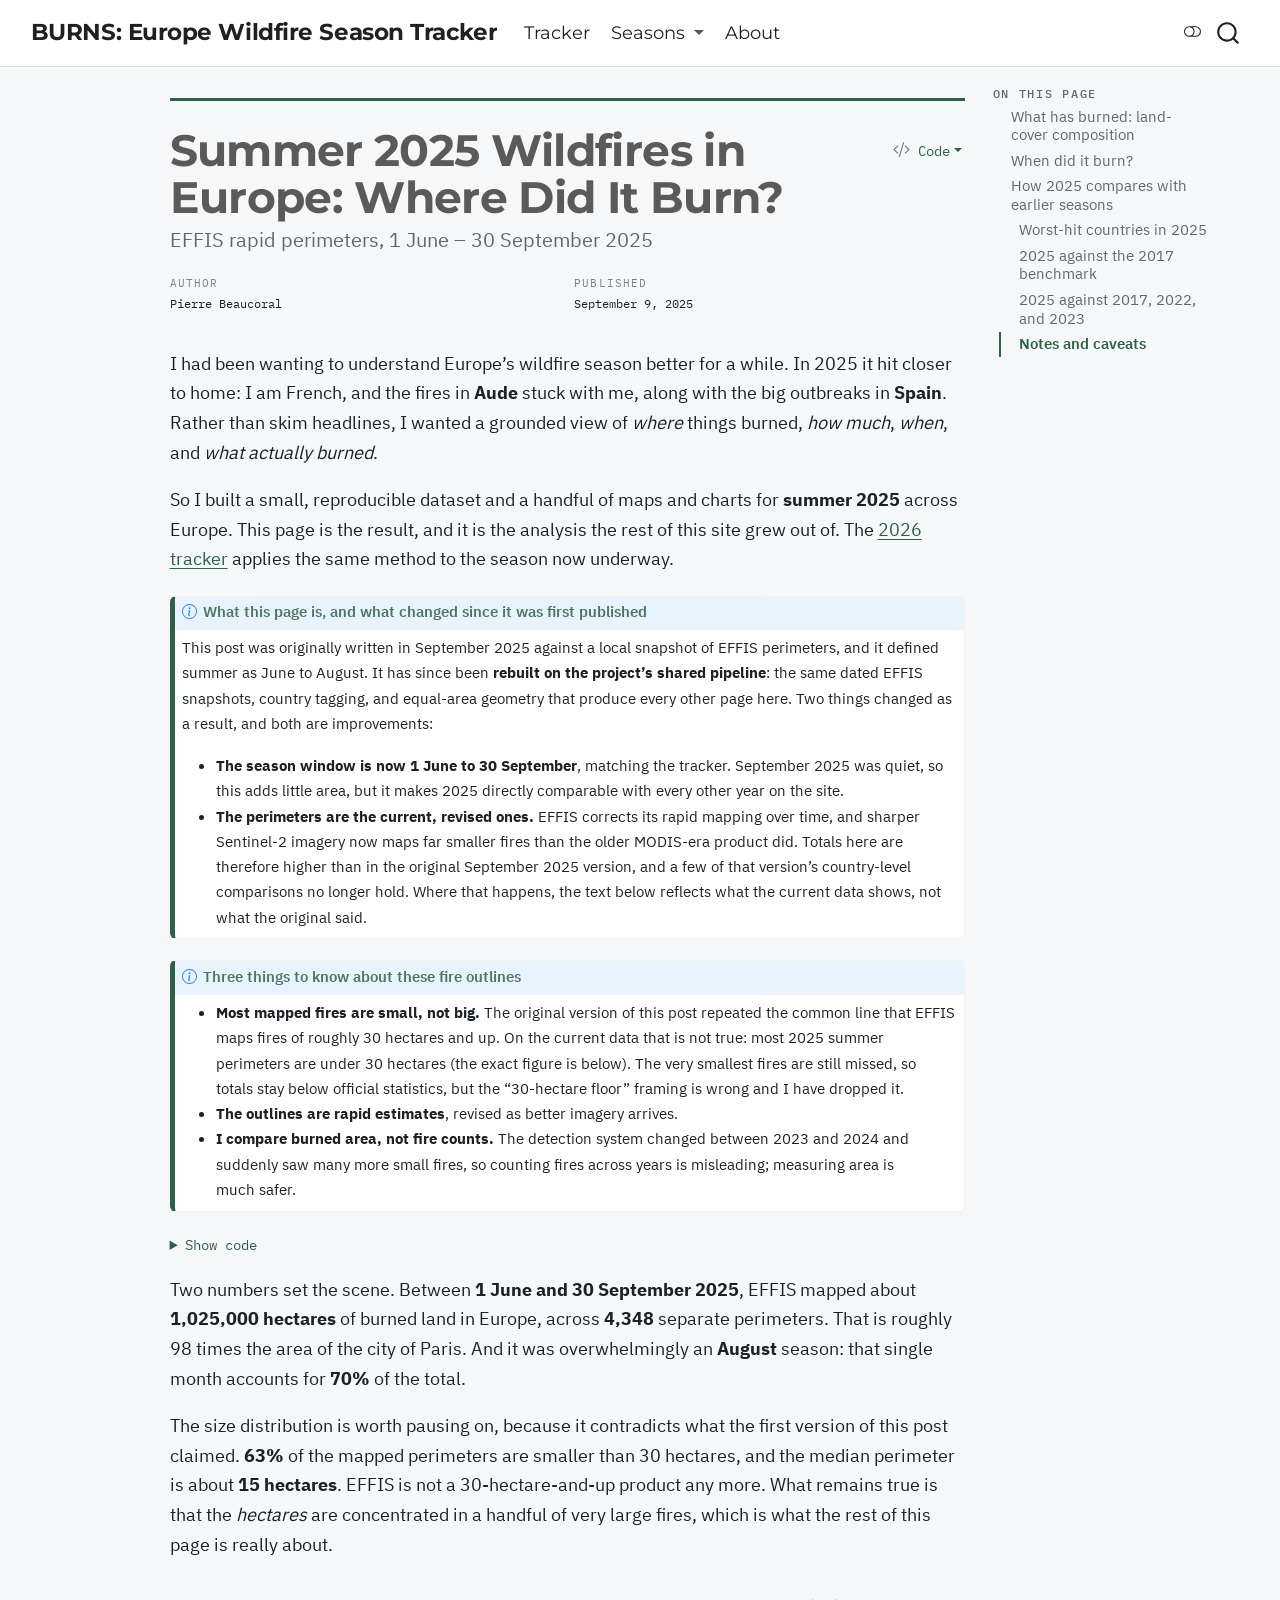
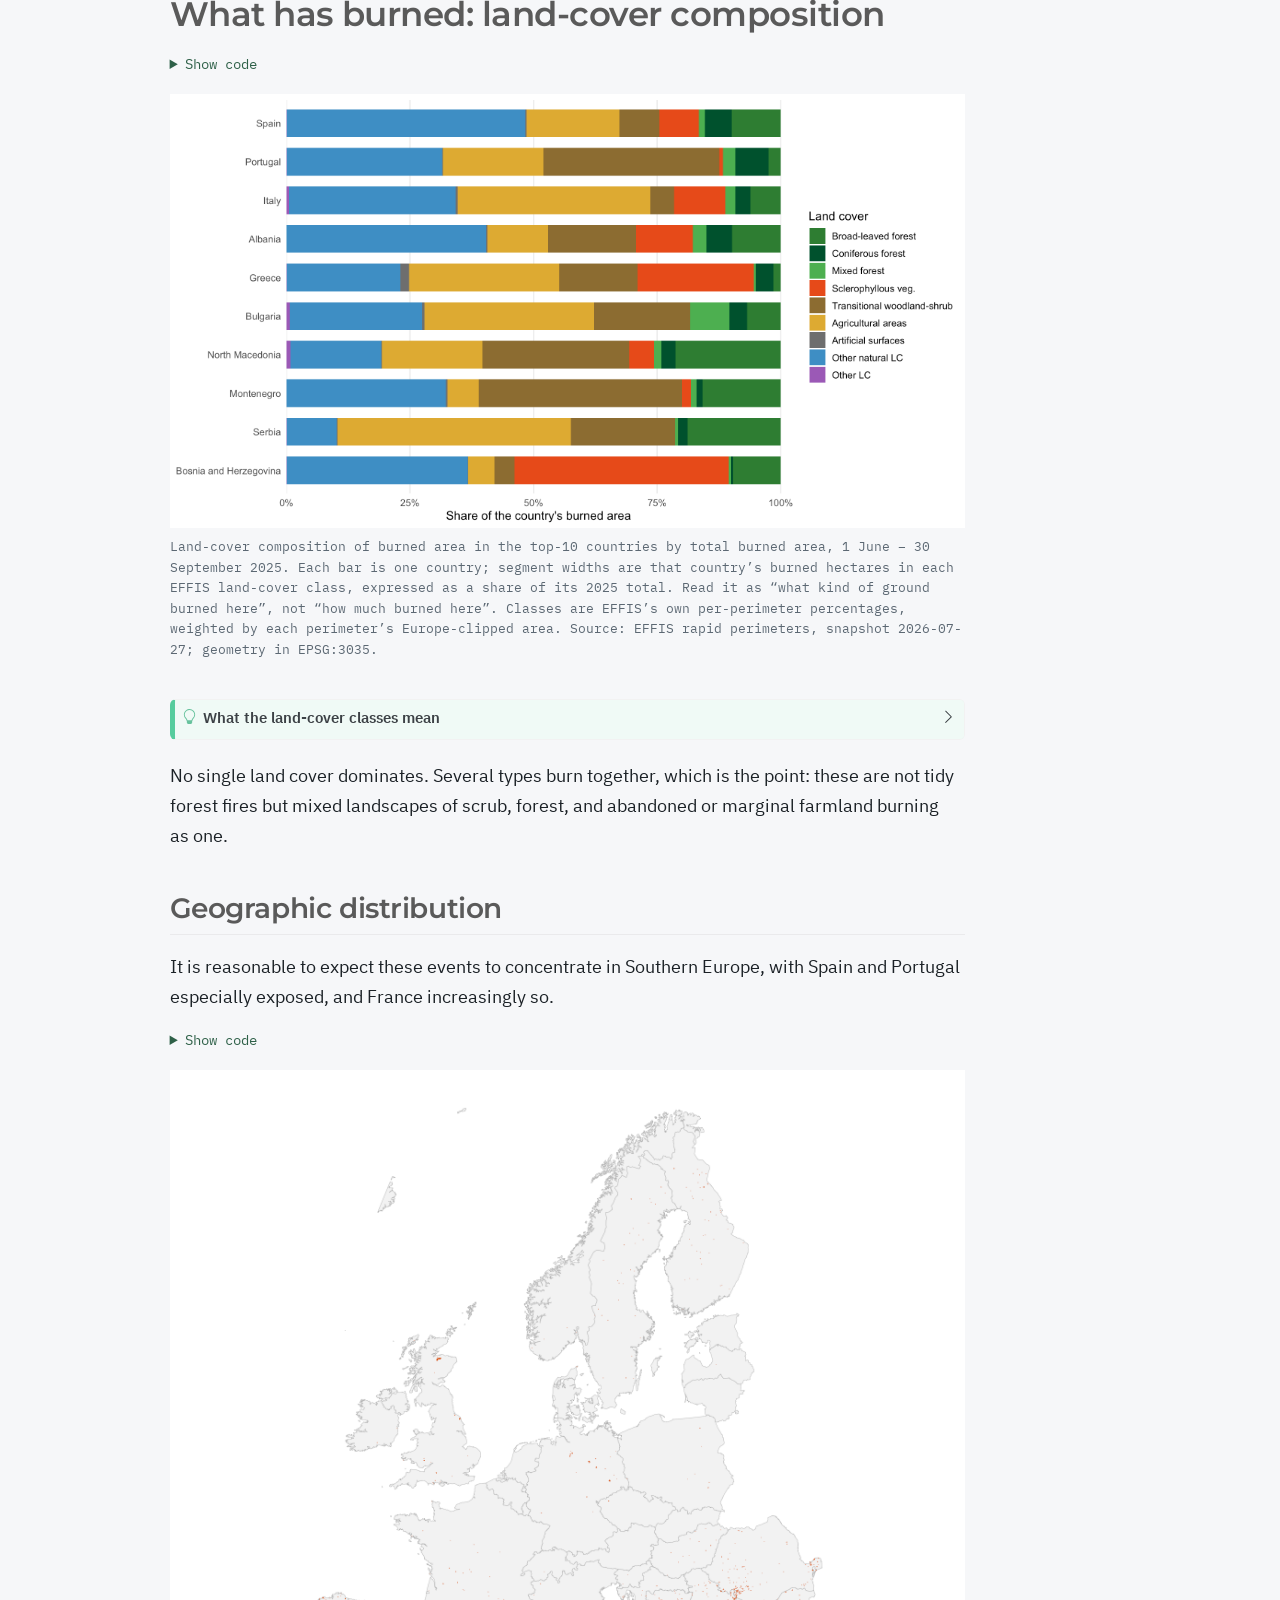
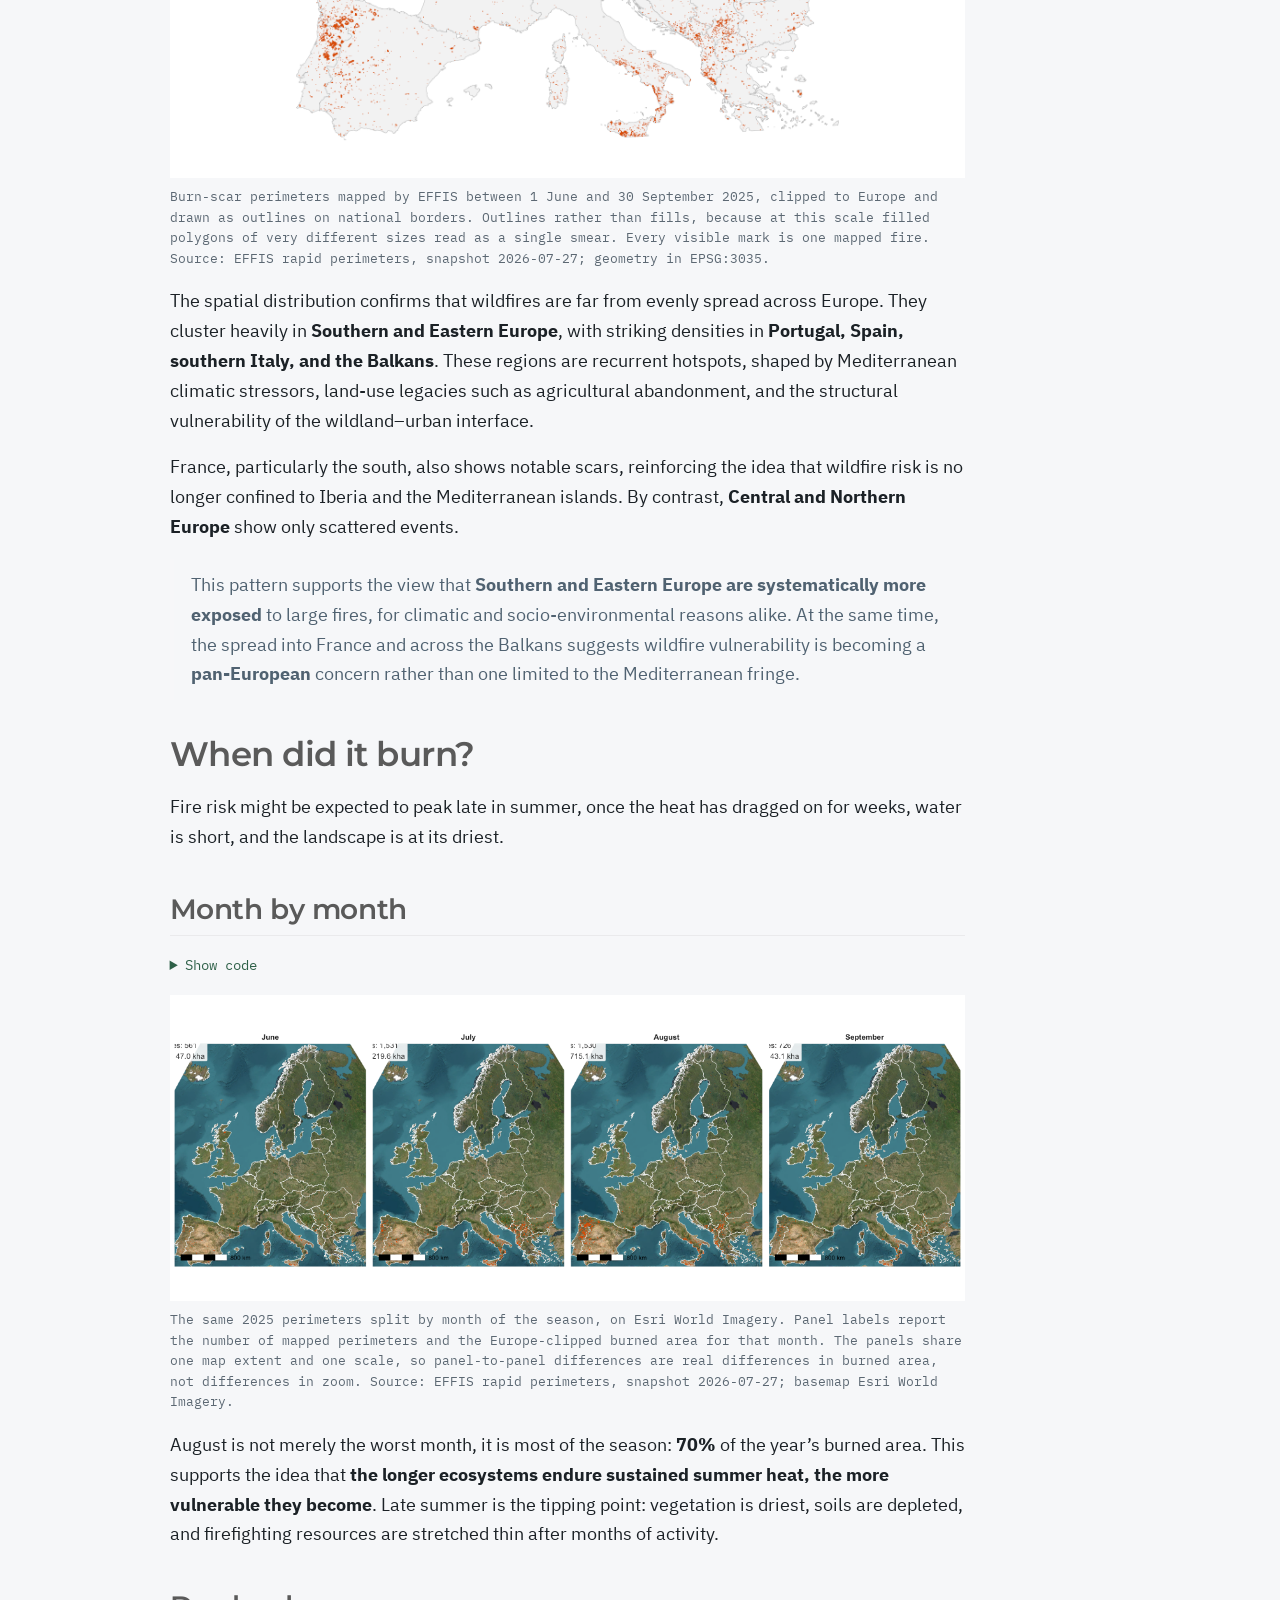
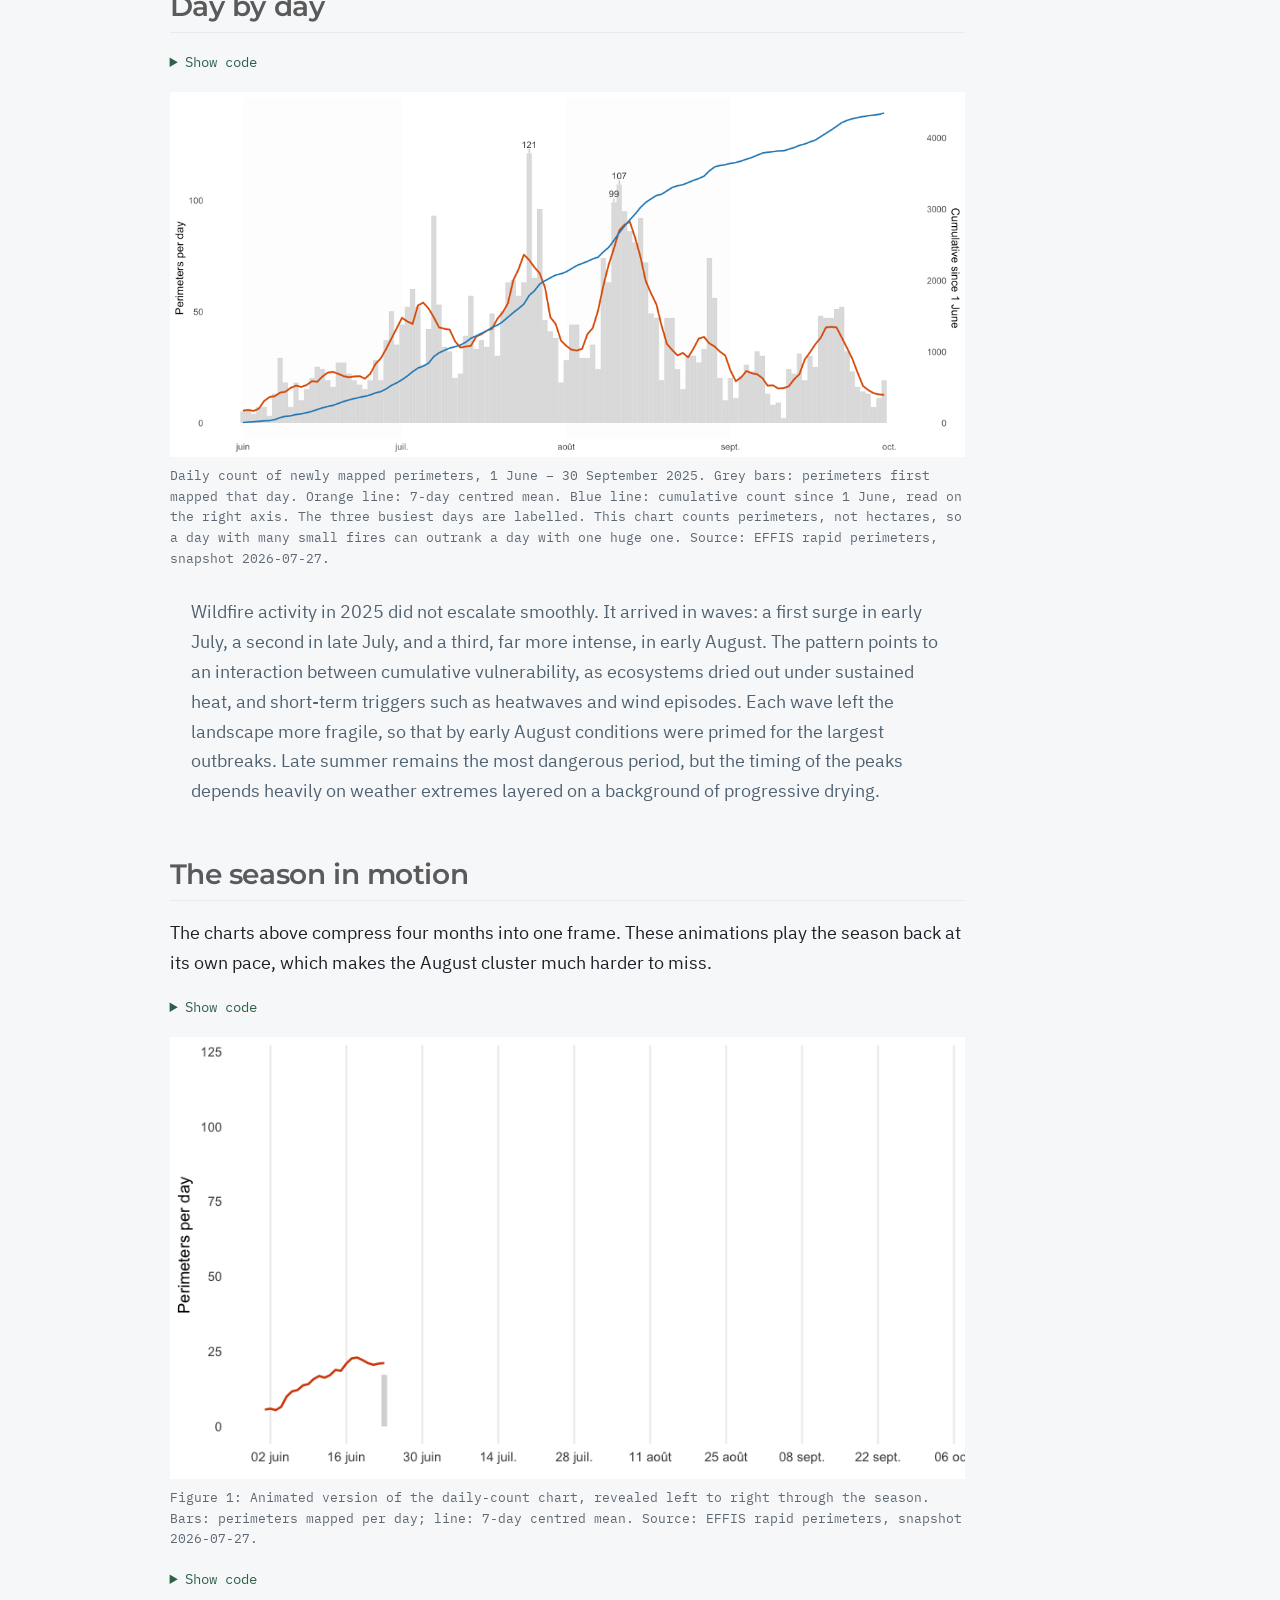
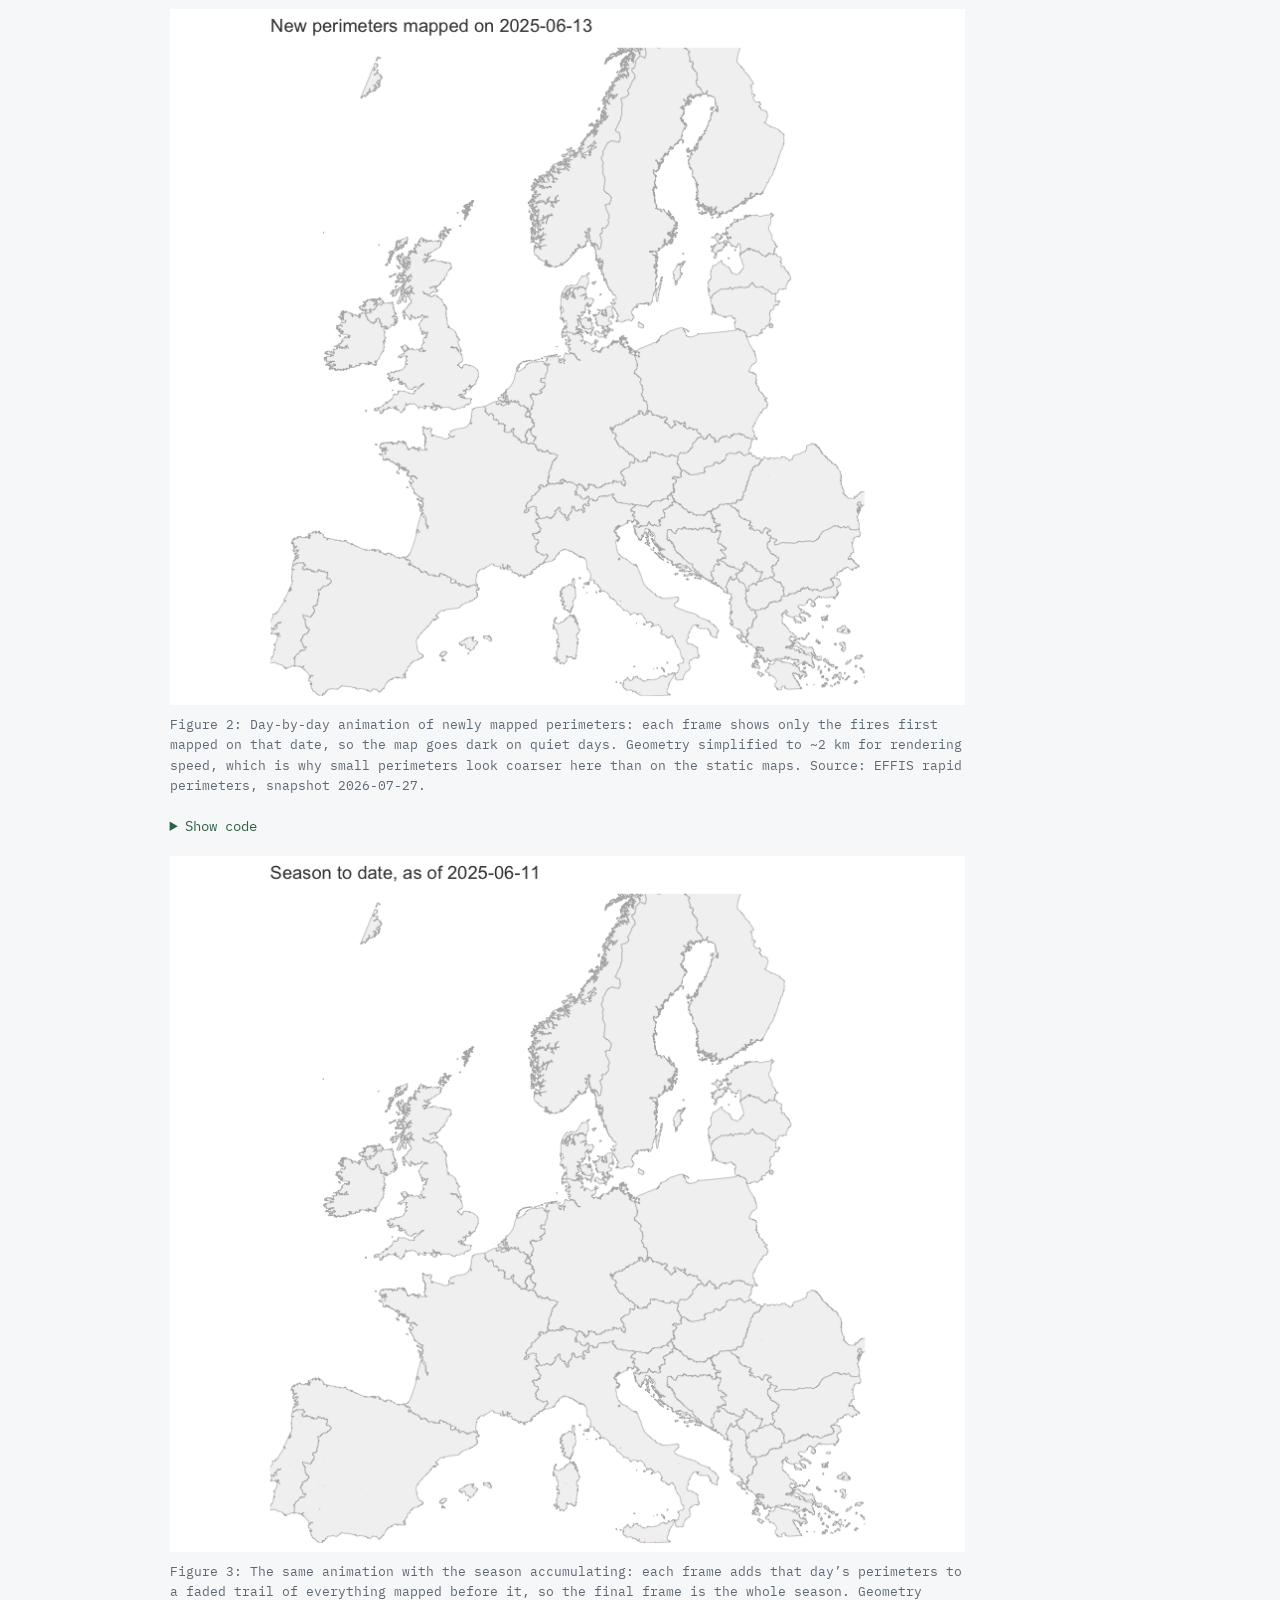
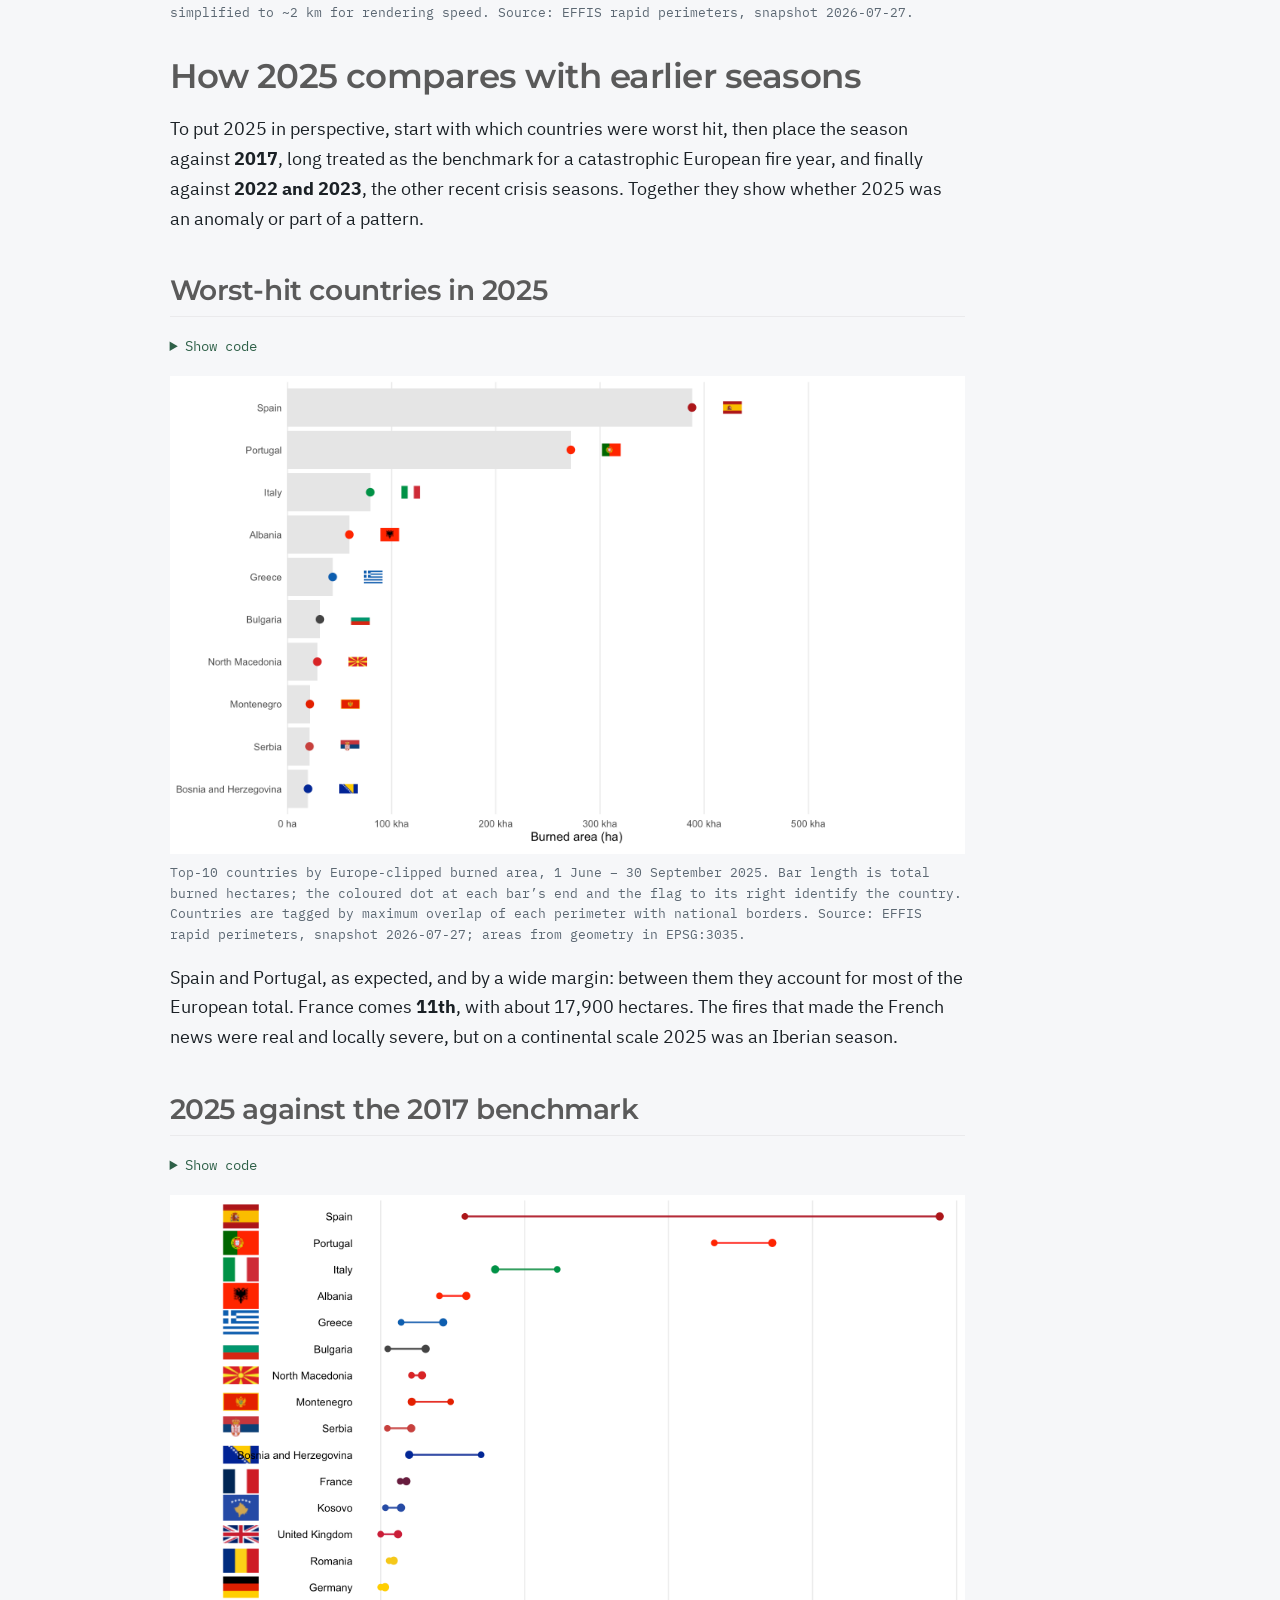
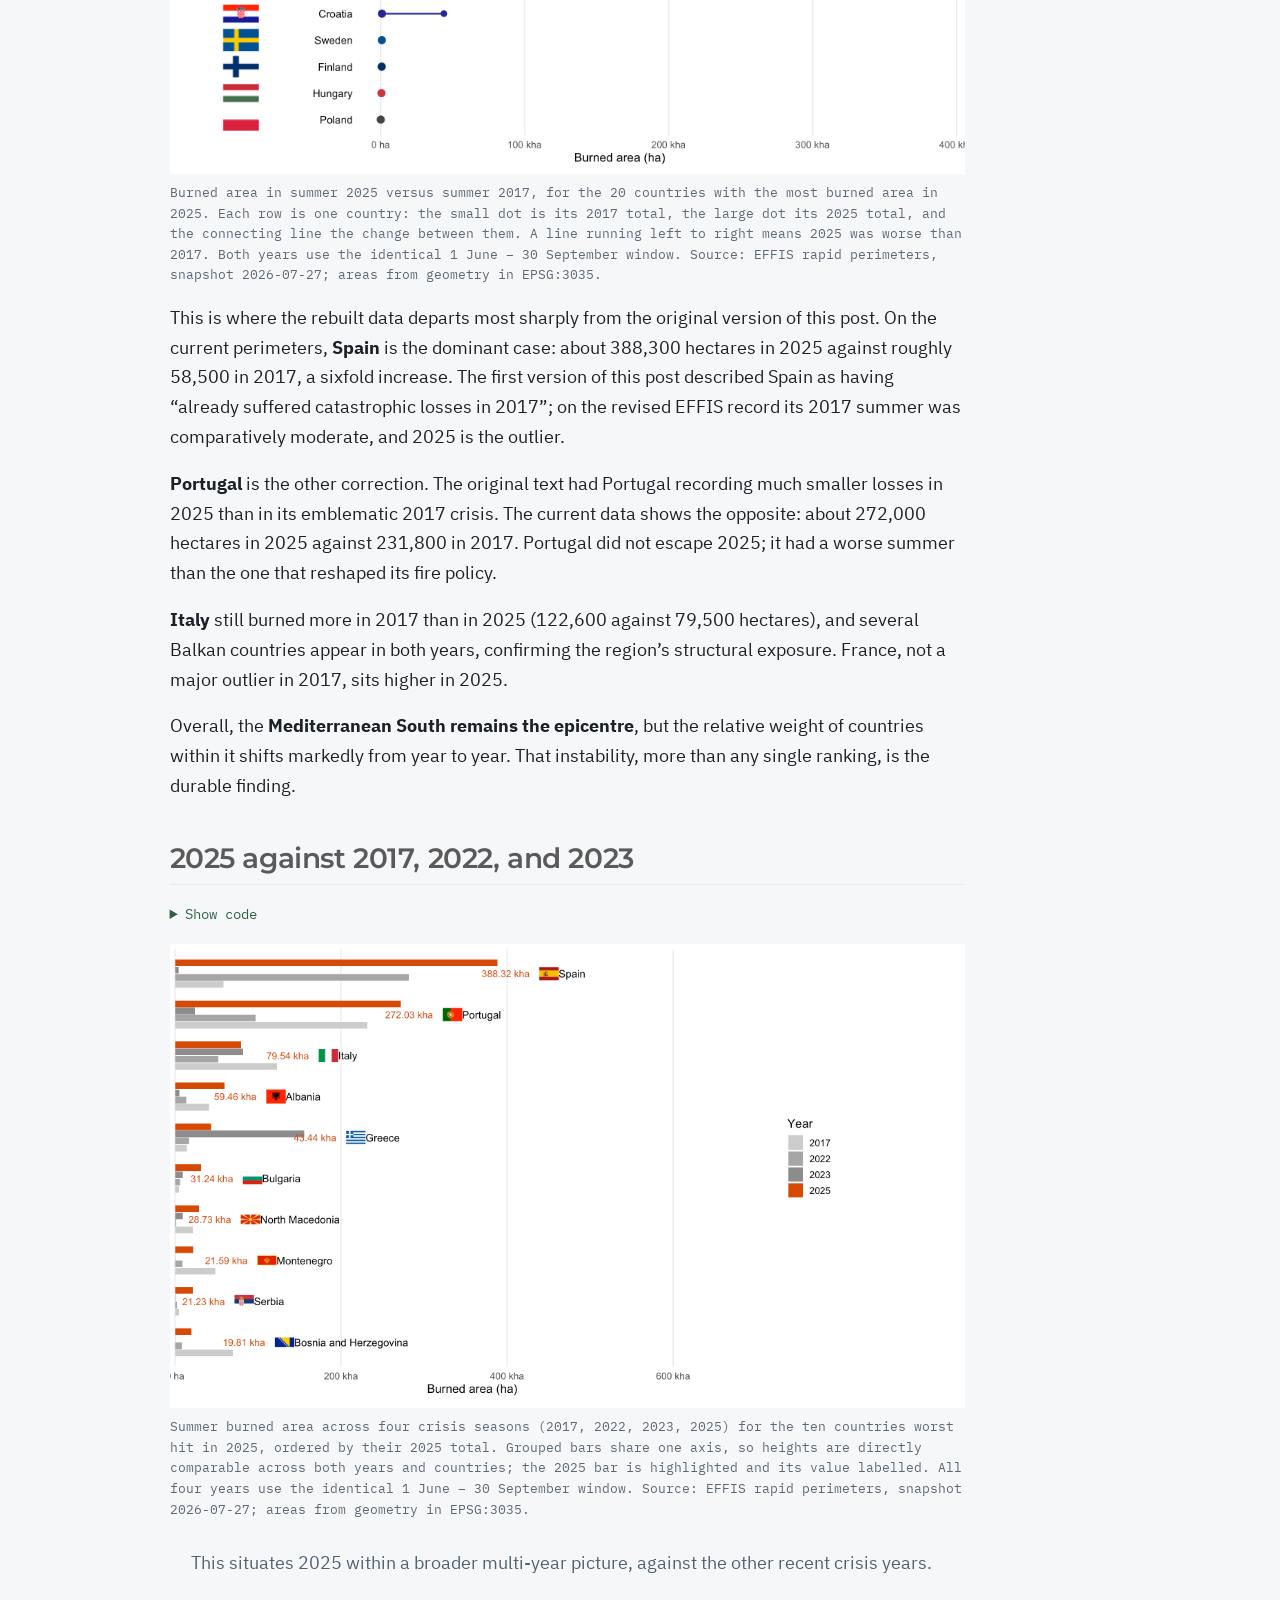
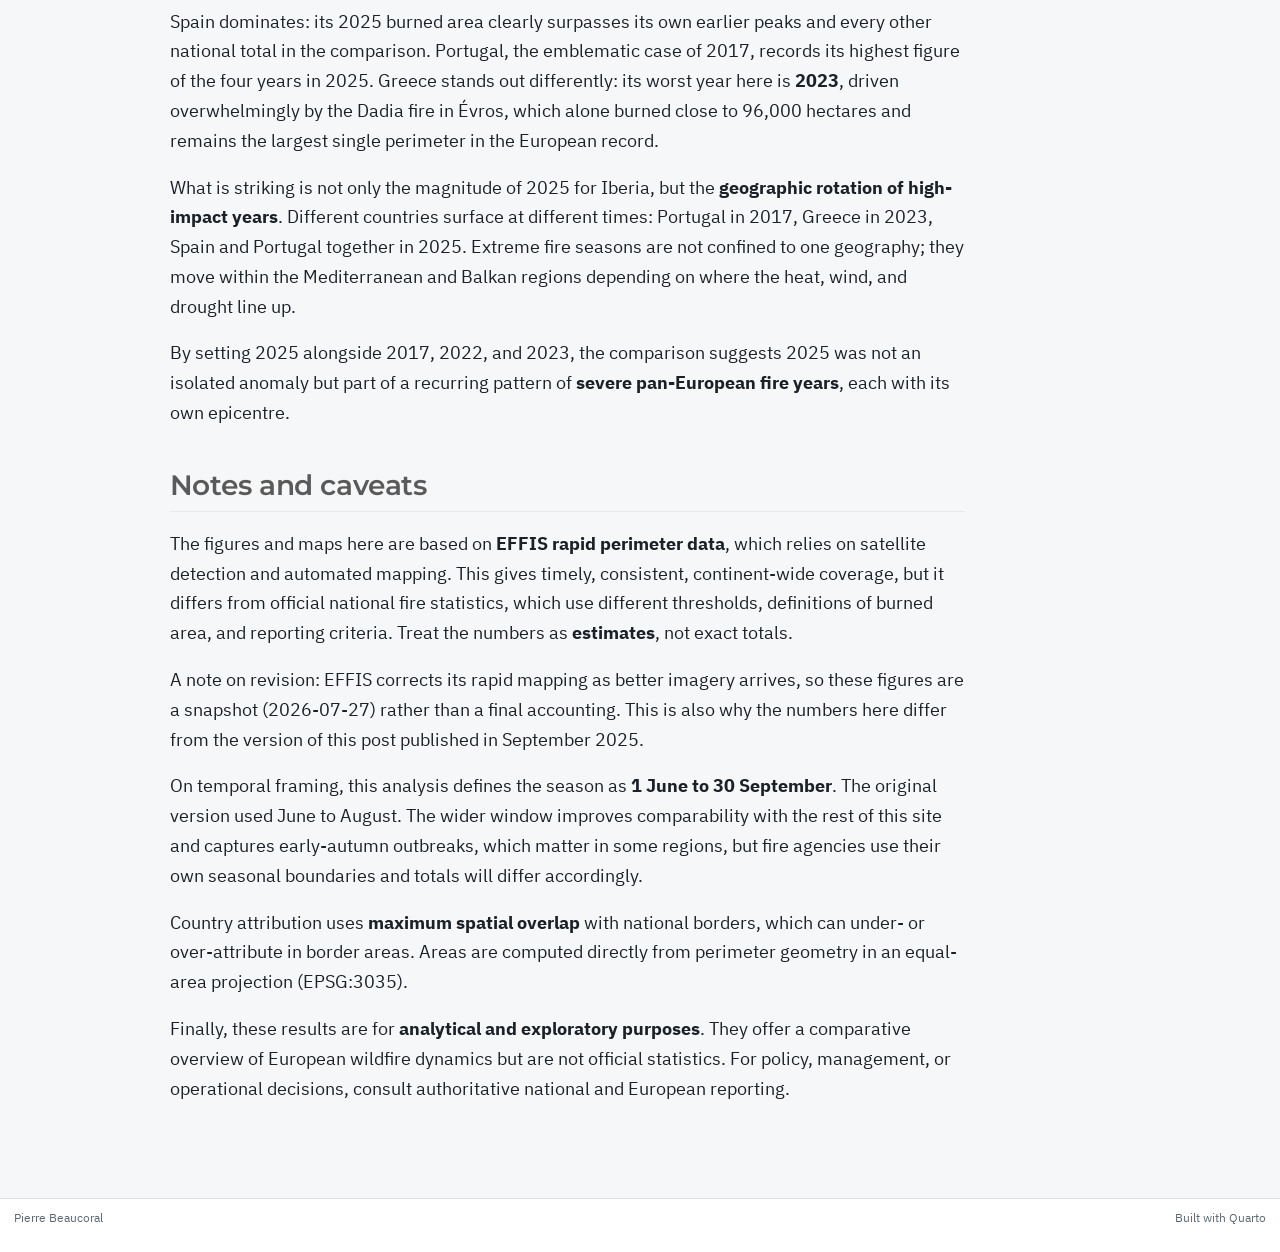
<file: posts/2025.html>
<!DOCTYPE html>
<html xmlns="http://www.w3.org/1999/xhtml" lang="en" xml:lang="en"><head>

<meta charset="utf-8">
<meta name="generator" content="quarto-1.9.37">

<meta name="viewport" content="width=device-width, initial-scale=1.0, user-scalable=yes">

<meta name="author" content="Pierre Beaucoral">
<meta name="dcterms.date" content="2025-09-09">

<title>Summer 2025 Wildfires in Europe: Where Did It Burn? – BURNS: Europe Wildfire Season Tracker</title>
<style>
/* Default styles provided by pandoc.
** See https://pandoc.org/MANUAL.html#variables-for-html for config info.
*/
code{white-space: pre-wrap;}
span.smallcaps{font-variant: small-caps;}
div.columns{display: flex; gap: min(4vw, 1.5em);}
div.column{flex: auto; overflow-x: auto;}
div.hanging-indent{margin-left: 1.5em; text-indent: -1.5em;}
ul.task-list{list-style: none;}
ul.task-list li input[type="checkbox"] {
  width: 0.8em;
  margin: 0 0.8em 0.2em -1em; /* quarto-specific, see https://github.com/quarto-dev/quarto-cli/issues/4556 */ 
  vertical-align: middle;
}
/* CSS for syntax highlighting */
html { -webkit-text-size-adjust: 100%; }
pre > code.sourceCode { white-space: pre; position: relative; }
pre > code.sourceCode > span { display: inline-block; line-height: 1.25; }
pre > code.sourceCode > span:empty { height: 1.2em; }
.sourceCode { overflow: visible; }
code.sourceCode > span { color: inherit; text-decoration: inherit; }
div.sourceCode { margin: 1em 0; }
pre.sourceCode { margin: 0; }
@media screen {
div.sourceCode { overflow: auto; }
}
@media print {
pre > code.sourceCode { white-space: pre-wrap; }
pre > code.sourceCode > span { text-indent: -5em; padding-left: 5em; }
}
pre.numberSource code
  { counter-reset: source-line 0; }
pre.numberSource code > span
  { position: relative; left: -4em; counter-increment: source-line; }
pre.numberSource code > span > a:first-child::before
  { content: counter(source-line);
    position: relative; left: -1em; text-align: right; vertical-align: baseline;
    border: none; display: inline-block;
    -webkit-touch-callout: none; -webkit-user-select: none;
    -khtml-user-select: none; -moz-user-select: none;
    -ms-user-select: none; user-select: none;
    padding: 0 4px; width: 4em;
  }
pre.numberSource { margin-left: 3em;  padding-left: 4px; }
div.sourceCode
  {   }
@media screen {
pre > code.sourceCode > span > a:first-child::before { text-decoration: underline; }
}
</style>


<script src="../site_libs/quarto-nav/quarto-nav.js"></script>
<script src="../site_libs/quarto-nav/headroom.min.js"></script>
<script src="../site_libs/clipboard/clipboard.min.js"></script>
<script src="../site_libs/quarto-search/autocomplete.umd.js"></script>
<script src="../site_libs/quarto-search/fuse.min.js"></script>
<script src="../site_libs/quarto-search/quarto-search.js"></script>
<meta name="quarto:offset" content="../">
<link href="../assets/favicon.png" rel="icon" type="image/png">
<script src="../site_libs/quarto-html/quarto.js" type="module"></script>
<script src="../site_libs/quarto-html/tabsets/tabsets.js" type="module"></script>
<script src="../site_libs/quarto-html/popper.min.js"></script>
<script src="../site_libs/quarto-html/tippy.umd.min.js"></script>
<script src="../site_libs/quarto-html/anchor.min.js"></script>
<link href="../site_libs/quarto-html/tippy.css" rel="stylesheet">
<link href="../site_libs/quarto-html/quarto-syntax-highlighting-05a949179507565c24e2f7a19fd6b84d.css" rel="stylesheet" class="quarto-color-scheme" id="quarto-text-highlighting-styles">
<link href="../site_libs/quarto-html/quarto-syntax-highlighting-dark-05a949179507565c24e2f7a19fd6b84d.css" rel="stylesheet" class="quarto-color-scheme quarto-color-alternate" id="quarto-text-highlighting-styles">
<link href="../site_libs/quarto-html/quarto-syntax-highlighting-05a949179507565c24e2f7a19fd6b84d.css" rel="stylesheet" class="quarto-color-scheme-extra" id="quarto-text-highlighting-styles">
<script src="../site_libs/bootstrap/bootstrap.min.js"></script>
<link href="../site_libs/bootstrap/bootstrap-icons.css" rel="stylesheet">
<link href="../site_libs/bootstrap/bootstrap-fb583e8d694594de4cc770baedb0e4c8.min.css" rel="stylesheet" append-hash="true" class="quarto-color-scheme" id="quarto-bootstrap" data-mode="light">
<link href="../site_libs/bootstrap/bootstrap-dark-2b0ae64b11eca43a01ceb38b37be8589.min.css" rel="stylesheet" append-hash="true" class="quarto-color-scheme quarto-color-alternate" id="quarto-bootstrap" data-mode="dark">
<link href="../site_libs/bootstrap/bootstrap-fb583e8d694594de4cc770baedb0e4c8.min.css" rel="stylesheet" append-hash="true" class="quarto-color-scheme-extra" id="quarto-bootstrap" data-mode="light">
<script src="../site_libs/quarto-contrib/glightbox/glightbox.min.js"></script>
<link href="../site_libs/quarto-contrib/glightbox/glightbox.min.css" rel="stylesheet">
<link href="../site_libs/quarto-contrib/glightbox/lightbox.css" rel="stylesheet">
<script id="quarto-search-options" type="application/json">{
  "location": "navbar",
  "copy-button": false,
  "collapse-after": 3,
  "panel-placement": "end",
  "type": "overlay",
  "limit": 50,
  "keyboard-shortcut": [
    "f",
    "/",
    "s"
  ],
  "show-item-context": false,
  "language": {
    "search-no-results-text": "No results",
    "search-matching-documents-text": "matching documents",
    "search-copy-link-title": "Copy link to search",
    "search-hide-matches-text": "Hide additional matches",
    "search-more-match-text": "more match in this document",
    "search-more-matches-text": "more matches in this document",
    "search-clear-button-title": "Clear",
    "search-text-placeholder": "",
    "search-detached-cancel-button-title": "Cancel",
    "search-submit-button-title": "Submit",
    "search-label": "Search"
  }
}</script>
<style>html{ scroll-behavior: smooth; }</style>
<link href="../site_libs/pagedtable-1.1/css/pagedtable.css" rel="stylesheet">
<script src="../site_libs/pagedtable-1.1/js/pagedtable.js"></script>


<meta property="og:title" content="Summer 2025 Wildfires in Europe: Where Did It Burn? – BURNS: Europe Wildfire Season Tracker">
<meta property="og:description" content="Tracking Europe’s wildfire season from EFFIS rapid perimeters, refreshed weekly during fire season.">
<meta property="og:image" content="assets/og-image.png">
<meta property="og:site_name" content="BURNS: Europe Wildfire Season Tracker">
<meta name="twitter:title" content="Summer 2025 Wildfires in Europe: Where Did It Burn? – BURNS: Europe Wildfire Season Tracker">
<meta name="twitter:description" content="EFFIS rapid perimeters, 1 June – 30 September 2025">
<meta name="twitter:image" content="assets/og-image.png">
<meta name="twitter:card" content="summary_large_image">
</head>

<body class="nav-fixed quarto-light"><script id="quarto-html-before-body" type="application/javascript">
    const toggleBodyColorMode = (bsSheetEl) => {
      const mode = bsSheetEl.getAttribute("data-mode");
      const bodyEl = window.document.querySelector("body");
      if (mode === "dark") {
        bodyEl.classList.add("quarto-dark");
        bodyEl.classList.remove("quarto-light");
      } else {
        bodyEl.classList.add("quarto-light");
        bodyEl.classList.remove("quarto-dark");
      }
    }
    const toggleBodyColorPrimary = () => {
      const bsSheetEl = window.document.querySelector("link#quarto-bootstrap:not([rel=disabled-stylesheet])");
      if (bsSheetEl) {
        toggleBodyColorMode(bsSheetEl);
      }
    }
    const setColorSchemeToggle = (alternate) => {
      const toggles = window.document.querySelectorAll('.quarto-color-scheme-toggle');
      for (let i=0; i < toggles.length; i++) {
        const toggle = toggles[i];
        if (toggle) {
          if (alternate) {
            toggle.classList.add("alternate");
          } else {
            toggle.classList.remove("alternate");
          }
        }
      }
    };
    const toggleColorMode = (alternate) => {
      // Switch the stylesheets
      const primaryStylesheets = window.document.querySelectorAll('link.quarto-color-scheme:not(.quarto-color-alternate)');
      const alternateStylesheets = window.document.querySelectorAll('link.quarto-color-scheme.quarto-color-alternate');
      manageTransitions('#quarto-margin-sidebar .nav-link', false);
      if (alternate) {
        // note: dark is layered on light, we don't disable primary!
        enableStylesheet(alternateStylesheets);
        for (const sheetNode of alternateStylesheets) {
          if (sheetNode.id === "quarto-bootstrap") {
            toggleBodyColorMode(sheetNode);
          }
        }
      } else {
        disableStylesheet(alternateStylesheets);
        enableStylesheet(primaryStylesheets)
        toggleBodyColorPrimary();
      }
      manageTransitions('#quarto-margin-sidebar .nav-link', true);
      // Switch the toggles
      setColorSchemeToggle(alternate)
      // Hack to workaround the fact that safari doesn't
      // properly recolor the scrollbar when toggling (#1455)
      if (navigator.userAgent.indexOf('Safari') > 0 && navigator.userAgent.indexOf('Chrome') == -1) {
        manageTransitions("body", false);
        window.scrollTo(0, 1);
        setTimeout(() => {
          window.scrollTo(0, 0);
          manageTransitions("body", true);
        }, 40);
      }
    }
    const disableStylesheet = (stylesheets) => {
      for (let i=0; i < stylesheets.length; i++) {
        const stylesheet = stylesheets[i];
        stylesheet.rel = 'disabled-stylesheet';
      }
    }
    const enableStylesheet = (stylesheets) => {
      for (let i=0; i < stylesheets.length; i++) {
        const stylesheet = stylesheets[i];
        if(stylesheet.rel !== 'stylesheet') { // for Chrome, which will still FOUC without this check
          stylesheet.rel = 'stylesheet';
        }
      }
    }
    const manageTransitions = (selector, allowTransitions) => {
      const els = window.document.querySelectorAll(selector);
      for (let i=0; i < els.length; i++) {
        const el = els[i];
        if (allowTransitions) {
          el.classList.remove('notransition');
        } else {
          el.classList.add('notransition');
        }
      }
    }
    const isFileUrl = () => {
      return window.location.protocol === 'file:';
    }
    const hasAlternateSentinel = () => {
      let styleSentinel = getColorSchemeSentinel();
      if (styleSentinel !== null) {
        return styleSentinel === "alternate";
      } else {
        return false;
      }
    }
    const setStyleSentinel = (alternate) => {
      const value = alternate ? "alternate" : "default";
      if (!isFileUrl()) {
        window.localStorage.setItem("quarto-color-scheme", value);
      } else {
        localAlternateSentinel = value;
      }
    }
    const getColorSchemeSentinel = () => {
      if (!isFileUrl()) {
        const storageValue = window.localStorage.getItem("quarto-color-scheme");
        return storageValue != null ? storageValue : localAlternateSentinel;
      } else {
        return localAlternateSentinel;
      }
    }
    const toggleGiscusIfUsed = (isAlternate, darkModeDefault) => {
      const baseTheme = document.querySelector('#giscus-base-theme')?.value ?? 'light';
      const alternateTheme = document.querySelector('#giscus-alt-theme')?.value ?? 'dark';
      let newTheme = '';
      if(authorPrefersDark) {
        newTheme = isAlternate ? baseTheme : alternateTheme;
      } else {
        newTheme = isAlternate ? alternateTheme : baseTheme;
      }
      const changeGiscusTheme = () => {
        // From: https://github.com/giscus/giscus/issues/336
        const sendMessage = (message) => {
          const iframe = document.querySelector('iframe.giscus-frame');
          if (!iframe) return;
          iframe.contentWindow.postMessage({ giscus: message }, 'https://giscus.app');
        }
        sendMessage({
          setConfig: {
            theme: newTheme
          }
        });
      }
      const isGiscussLoaded = window.document.querySelector('iframe.giscus-frame') !== null;
      if (isGiscussLoaded) {
        changeGiscusTheme();
      }
    };
    const authorPrefersDark = false;
    const queryPrefersDark = window.matchMedia('(prefers-color-scheme: dark)');
    const darkModeDefault = queryPrefersDark.matches;
      document.querySelector('link#quarto-text-highlighting-styles.quarto-color-scheme-extra').rel = 'disabled-stylesheet';
      document.querySelector('link#quarto-bootstrap.quarto-color-scheme-extra').rel = 'disabled-stylesheet';
    let localAlternateSentinel = darkModeDefault ? 'alternate' : 'default';
    // Dark / light mode switch
    window.quartoToggleColorScheme = () => {
      // Read the current dark / light value
      let toAlternate = !hasAlternateSentinel();
      toggleColorMode(toAlternate);
      setStyleSentinel(toAlternate);
      toggleGiscusIfUsed(toAlternate, darkModeDefault);
      window.dispatchEvent(new Event('resize'));
    };
    queryPrefersDark.addEventListener("change", e => {
      if(window.localStorage.getItem("quarto-color-scheme") !== null)
        return;
      const alternate = e.matches
      toggleColorMode(alternate);
      localAlternateSentinel = e.matches ? 'alternate' : 'default'; // this is used alongside local storage!
      toggleGiscusIfUsed(alternate, darkModeDefault);
    });
    // Switch to dark mode if need be
    if (hasAlternateSentinel()) {
      toggleColorMode(true);
    } else {
      toggleColorMode(false);
    }
  </script>

<div id="quarto-search-results"></div>
  <header id="quarto-header" class="headroom fixed-top">
    <nav class="navbar navbar-expand-lg " data-bs-theme="dark">
      <div class="navbar-container container-fluid">
      <div class="navbar-brand-container mx-auto">
    <a class="navbar-brand" href="../index.html">
    <span class="navbar-title">BURNS: Europe Wildfire Season Tracker</span>
    </a>
  </div>
            <div id="quarto-search" class="" title="Search"></div>
          <button class="navbar-toggler" type="button" data-bs-toggle="collapse" data-bs-target="#navbarCollapse" aria-controls="navbarCollapse" role="menu" aria-expanded="false" aria-label="Toggle navigation" onclick="if (window.quartoToggleHeadroom) { window.quartoToggleHeadroom(); }">
  <span class="navbar-toggler-icon"></span>
</button>
          <div class="collapse navbar-collapse" id="navbarCollapse">
            <ul class="navbar-nav navbar-nav-scroll me-auto">
  <li class="nav-item">
    <a class="nav-link" href="../index.html"> 
<span class="menu-text">Tracker</span></a>
  </li>  
  <li class="nav-item dropdown ">
    <a class="nav-link dropdown-toggle" href="#" id="nav-menu-seasons" role="link" data-bs-toggle="dropdown" aria-expanded="false">
 <span class="menu-text">Seasons</span>
    </a>
    <ul class="dropdown-menu" aria-labelledby="nav-menu-seasons">    
        <li>
    <a class="dropdown-item" href="../posts/2026.html">
 <span class="dropdown-text">2026 (final)</span></a>
  </li>  
        <li>
    <a class="dropdown-item" href="../posts/2026-explorer.html">
 <span class="dropdown-text">2026 interactive explorer</span></a>
  </li>  
        <li>
    <a class="dropdown-item" href="../posts/2025.html">
 <span class="dropdown-text">2025 (archive)</span></a>
  </li>  
    </ul>
  </li>
  <li class="nav-item">
    <a class="nav-link" href="../about.html"> 
<span class="menu-text">About</span></a>
  </li>  
</ul>
          </div> <!-- /navcollapse -->
            <div class="quarto-navbar-tools">
  <a href="" class="quarto-color-scheme-toggle quarto-navigation-tool  px-1" onclick="window.quartoToggleColorScheme(); return false;" title="Toggle dark mode"><i class="bi"></i></a>
</div>
      </div> <!-- /container-fluid -->
    </nav>
</header>
<!-- content -->
<div id="quarto-content" class="quarto-container page-columns page-rows-contents page-layout-article page-navbar">
<!-- sidebar -->
<!-- margin-sidebar -->
    <div id="quarto-margin-sidebar" class="sidebar margin-sidebar">
        <nav id="TOC" role="doc-toc" class="toc-active">
    <h2 id="toc-title">On this page</h2>
   
  <ul>
  <li><a href="#what-has-burned-land-cover-composition" id="toc-what-has-burned-land-cover-composition" class="nav-link active" data-scroll-target="#what-has-burned-land-cover-composition">What has burned: land-cover composition</a>
  <ul class="collapse">
  <li><a href="#geographic-distribution" id="toc-geographic-distribution" class="nav-link" data-scroll-target="#geographic-distribution">Geographic distribution</a></li>
  </ul></li>
  <li><a href="#when-did-it-burn" id="toc-when-did-it-burn" class="nav-link" data-scroll-target="#when-did-it-burn">When did it burn?</a>
  <ul class="collapse">
  <li><a href="#month-by-month" id="toc-month-by-month" class="nav-link" data-scroll-target="#month-by-month">Month by month</a></li>
  <li><a href="#day-by-day" id="toc-day-by-day" class="nav-link" data-scroll-target="#day-by-day">Day by day</a></li>
  <li><a href="#the-season-in-motion" id="toc-the-season-in-motion" class="nav-link" data-scroll-target="#the-season-in-motion">The season in motion</a></li>
  </ul></li>
  <li><a href="#how-2025-compares-with-earlier-seasons" id="toc-how-2025-compares-with-earlier-seasons" class="nav-link" data-scroll-target="#how-2025-compares-with-earlier-seasons">How 2025 compares with earlier seasons</a>
  <ul class="collapse">
  <li><a href="#worst-hit-countries-in-2025" id="toc-worst-hit-countries-in-2025" class="nav-link" data-scroll-target="#worst-hit-countries-in-2025">Worst-hit countries in 2025</a></li>
  <li><a href="#against-the-2017-benchmark" id="toc-against-the-2017-benchmark" class="nav-link" data-scroll-target="#against-the-2017-benchmark">2025 against the 2017 benchmark</a></li>
  <li><a href="#against-2017-2022-and-2023" id="toc-against-2017-2022-and-2023" class="nav-link" data-scroll-target="#against-2017-2022-and-2023">2025 against 2017, 2022, and 2023</a></li>
  <li><a href="#notes-and-caveats" id="toc-notes-and-caveats" class="nav-link" data-scroll-target="#notes-and-caveats">Notes and caveats</a></li>
  </ul></li>
  </ul>
</nav>
    </div>
<!-- main -->
<main class="content" id="quarto-document-content">


<header id="title-block-header" class="quarto-title-block default">
<div class="quarto-title">
<div class="quarto-title-block"><div><h1 class="title">Summer 2025 Wildfires in Europe: Where Did It Burn?</h1><button type="button" class="btn code-tools-button dropdown-toggle" id="quarto-code-tools-menu" data-bs-toggle="dropdown" aria-expanded="false"><i class="bi"></i> Code</button><ul class="dropdown-menu dropdown-menu-end" aria-labelelledby="quarto-code-tools-menu"><li><a id="quarto-show-all-code" class="dropdown-item" href="javascript:void(0)" role="button">Show All Code</a></li><li><a id="quarto-hide-all-code" class="dropdown-item" href="javascript:void(0)" role="button">Hide All Code</a></li><li><hr class="dropdown-divider"></li><li><a id="quarto-view-source" class="dropdown-item" href="javascript:void(0)" role="button">View Source</a></li></ul></div></div>
<p class="subtitle lead">EFFIS rapid perimeters, 1 June – 30 September 2025</p>
</div>



<div class="quarto-title-meta">

    <div>
    <div class="quarto-title-meta-heading">Author</div>
    <div class="quarto-title-meta-contents">
             <p>Pierre Beaucoral </p>
          </div>
  </div>
    
    <div>
    <div class="quarto-title-meta-heading">Published</div>
    <div class="quarto-title-meta-contents">
      <p class="date">September 9, 2025</p>
    </div>
  </div>
  
    
  </div>
  


</header>


<p>I had been wanting to understand Europe’s wildfire season better for a while. In 2025 it hit closer to home: I am French, and the fires in <strong>Aude</strong> stuck with me, along with the big outbreaks in <strong>Spain</strong>. Rather than skim headlines, I wanted a grounded view of <em>where</em> things burned, <em>how much</em>, <em>when</em>, and <em>what actually burned</em>.</p>
<p>So I built a small, reproducible dataset and a handful of maps and charts for <strong>summer 2025</strong> across Europe. This page is the result, and it is the analysis the rest of this site grew out of. The <a href="../posts/2026.html">2026 tracker</a> applies the same method to the season now underway.</p>
<div class="callout callout-style-default callout-note callout-titled" title="What this page is, and what changed since it was first published">
<div class="callout-header d-flex align-content-center">
<div class="callout-icon-container">
<i class="callout-icon"></i>
</div>
<div class="callout-title-container flex-fill">
<span class="screen-reader-only">Note</span>What this page is, and what changed since it was first published
</div>
</div>
<div class="callout-body-container callout-body">
<p>This post was originally written in September 2025 against a local snapshot of EFFIS perimeters, and it defined summer as June to August. It has since been <strong>rebuilt on the project’s shared pipeline</strong>: the same dated EFFIS snapshots, country tagging, and equal-area geometry that produce every other page here. Two things changed as a result, and both are improvements:</p>
<ul>
<li><strong>The season window is now 1 June to 30 September</strong>, matching the tracker. September 2025 was quiet, so this adds little area, but it makes 2025 directly comparable with every other year on the site.</li>
<li><strong>The perimeters are the current, revised ones.</strong> EFFIS corrects its rapid mapping over time, and sharper Sentinel-2 imagery now maps far smaller fires than the older MODIS-era product did. Totals here are therefore higher than in the original September 2025 version, and a few of that version’s country-level comparisons no longer hold. Where that happens, the text below reflects what the current data shows, not what the original said.</li>
</ul>
</div>
</div>
<div class="callout callout-style-default callout-note callout-titled" title="Three things to know about these fire outlines">
<div class="callout-header d-flex align-content-center">
<div class="callout-icon-container">
<i class="callout-icon"></i>
</div>
<div class="callout-title-container flex-fill">
<span class="screen-reader-only">Note</span>Three things to know about these fire outlines
</div>
</div>
<div class="callout-body-container callout-body">
<ul>
<li><strong>Most mapped fires are small, not big.</strong> The original version of this post repeated the common line that EFFIS maps fires of roughly 30 hectares and up. On the current data that is not true: most 2025 summer perimeters are under 30 hectares (the exact figure is below). The very smallest fires are still missed, so totals stay below official statistics, but the “30-hectare floor” framing is wrong and I have dropped it.</li>
<li><strong>The outlines are rapid estimates</strong>, revised as better imagery arrives.</li>
<li><strong>I compare burned area, not fire counts.</strong> The detection system changed between 2023 and 2024 and suddenly saw many more small fires, so counting fires across years is misleading; measuring area is much safer.</li>
</ul>
</div>
</div>
<div class="cell">
<details class="code-fold">
<summary>Show code</summary>
<div class="code-copy-outer-scaffold"><div class="sourceCode cell-code" id="cb1"><pre class="sourceCode r code-with-copy"><code class="sourceCode r"><span id="cb1-1"><a href="#cb1-1" aria-hidden="true" tabindex="-1"></a><span class="co"># -------------------- Packages --------------------</span></span>
<span id="cb1-2"><a href="#cb1-2" aria-hidden="true" tabindex="-1"></a><span class="fu">library</span>(sf)</span>
<span id="cb1-3"><a href="#cb1-3" aria-hidden="true" tabindex="-1"></a><span class="fu">library</span>(dplyr)</span>
<span id="cb1-4"><a href="#cb1-4" aria-hidden="true" tabindex="-1"></a><span class="fu">library</span>(tidyr)</span>
<span id="cb1-5"><a href="#cb1-5" aria-hidden="true" tabindex="-1"></a><span class="fu">library</span>(tibble)</span>
<span id="cb1-6"><a href="#cb1-6" aria-hidden="true" tabindex="-1"></a><span class="fu">library</span>(purrr)</span>
<span id="cb1-7"><a href="#cb1-7" aria-hidden="true" tabindex="-1"></a><span class="fu">library</span>(lubridate)</span>
<span id="cb1-8"><a href="#cb1-8" aria-hidden="true" tabindex="-1"></a><span class="fu">library</span>(forcats)</span>
<span id="cb1-9"><a href="#cb1-9" aria-hidden="true" tabindex="-1"></a><span class="fu">library</span>(ggplot2)</span>
<span id="cb1-10"><a href="#cb1-10" aria-hidden="true" tabindex="-1"></a><span class="fu">library</span>(scales)</span>
<span id="cb1-11"><a href="#cb1-11" aria-hidden="true" tabindex="-1"></a><span class="fu">library</span>(janitor)</span>
<span id="cb1-12"><a href="#cb1-12" aria-hidden="true" tabindex="-1"></a><span class="fu">library</span>(rnaturalearth)</span>
<span id="cb1-13"><a href="#cb1-13" aria-hidden="true" tabindex="-1"></a><span class="fu">library</span>(ggimage)</span>
<span id="cb1-14"><a href="#cb1-14" aria-hidden="true" tabindex="-1"></a><span class="fu">library</span>(ggrepel)</span>
<span id="cb1-15"><a href="#cb1-15" aria-hidden="true" tabindex="-1"></a><span class="fu">library</span>(slider)</span>
<span id="cb1-16"><a href="#cb1-16" aria-hidden="true" tabindex="-1"></a><span class="fu">library</span>(maptiles)</span>
<span id="cb1-17"><a href="#cb1-17" aria-hidden="true" tabindex="-1"></a><span class="fu">library</span>(terra)</span>
<span id="cb1-18"><a href="#cb1-18" aria-hidden="true" tabindex="-1"></a><span class="fu">library</span>(tidyterra)</span>
<span id="cb1-19"><a href="#cb1-19" aria-hidden="true" tabindex="-1"></a><span class="fu">library</span>(ggspatial)</span>
<span id="cb1-20"><a href="#cb1-20" aria-hidden="true" tabindex="-1"></a><span class="fu">library</span>(gganimate)</span>
<span id="cb1-21"><a href="#cb1-21" aria-hidden="true" tabindex="-1"></a></span>
<span id="cb1-22"><a href="#cb1-22" aria-hidden="true" tabindex="-1"></a><span class="co"># GDAL caps single GeoJSON features at ~200 MB; the 2020 snapshot has one</span></span>
<span id="cb1-23"><a href="#cb1-23" aria-hidden="true" tabindex="-1"></a><span class="co"># giant multipolygon above that (documented in scripts/fetch_effis.R).</span></span>
<span id="cb1-24"><a href="#cb1-24" aria-hidden="true" tabindex="-1"></a><span class="fu">Sys.setenv</span>(<span class="at">OGR_GEOJSON_MAX_OBJ_SIZE =</span> <span class="st">"0"</span>)</span>
<span id="cb1-25"><a href="#cb1-25" aria-hidden="true" tabindex="-1"></a></span>
<span id="cb1-26"><a href="#cb1-26" aria-hidden="true" tabindex="-1"></a><span class="co"># -------------------- Shared helper library --------------------</span></span>
<span id="cb1-27"><a href="#cb1-27" aria-hidden="true" tabindex="-1"></a><span class="fu">source</span>(<span class="fu">file.path</span>(<span class="st">"R"</span>, <span class="st">"helpers.R"</span>))   <span class="co"># to_num, parse_date_any, lab_si_ha</span></span>
<span id="cb1-28"><a href="#cb1-28" aria-hidden="true" tabindex="-1"></a><span class="fu">source</span>(<span class="fu">file.path</span>(<span class="st">"R"</span>, <span class="st">"geo.R"</span>))       <span class="co"># Europe polygons, read_effis, tagging</span></span>
<span id="cb1-29"><a href="#cb1-29" aria-hidden="true" tabindex="-1"></a><span class="fu">source</span>(<span class="fu">file.path</span>(<span class="st">"R"</span>, <span class="st">"cache.R"</span>))     <span class="co"># cached()</span></span>
<span id="cb1-30"><a href="#cb1-30" aria-hidden="true" tabindex="-1"></a><span class="fu">source</span>(<span class="fu">file.path</span>(<span class="st">"R"</span>, <span class="st">"theme.R"</span>))     <span class="co"># pal_lc, burns_brand, theme_burns()</span></span>
<span id="cb1-31"><a href="#cb1-31" aria-hidden="true" tabindex="-1"></a><span class="fu">source</span>(<span class="fu">file.path</span>(<span class="st">"R"</span>, <span class="st">"flags.R"</span>))     <span class="co"># flag_table()</span></span>
<span id="cb1-32"><a href="#cb1-32" aria-hidden="true" tabindex="-1"></a><span class="fu">source</span>(<span class="fu">file.path</span>(<span class="st">"R"</span>, <span class="st">"pipeline.R"</span>))  <span class="co"># season assembly (all cached)</span></span>
<span id="cb1-33"><a href="#cb1-33" aria-hidden="true" tabindex="-1"></a><span class="fu">source</span>(<span class="fu">file.path</span>(<span class="st">"scripts"</span>, <span class="st">"latest_snapshot.R"</span>))</span>
<span id="cb1-34"><a href="#cb1-34" aria-hidden="true" tabindex="-1"></a></span>
<span id="cb1-35"><a href="#cb1-35" aria-hidden="true" tabindex="-1"></a><span class="co"># -------------------- Season parameters --------------------</span></span>
<span id="cb1-36"><a href="#cb1-36" aria-hidden="true" tabindex="-1"></a>YEAR_POST          <span class="ot">&lt;-</span> <span class="dv">2025</span>L</span>
<span id="cb1-37"><a href="#cb1-37" aria-hidden="true" tabindex="-1"></a>SEASON_START_MONTH <span class="ot">&lt;-</span> <span class="dv">6</span>L    <span class="co"># season window: 1 Jun -</span></span>
<span id="cb1-38"><a href="#cb1-38" aria-hidden="true" tabindex="-1"></a>SEASON_END_MONTH   <span class="ot">&lt;-</span> <span class="dv">9</span>L    <span class="co"># 30 Sep</span></span>
<span id="cb1-39"><a href="#cb1-39" aria-hidden="true" tabindex="-1"></a><span class="co"># Benchmark years kept from the original post: 2017 as the historical</span></span>
<span id="cb1-40"><a href="#cb1-40" aria-hidden="true" tabindex="-1"></a><span class="co"># reference season, 2022 and 2023 as the other recent crisis years.</span></span>
<span id="cb1-41"><a href="#cb1-41" aria-hidden="true" tabindex="-1"></a>COMPARE_YEARS <span class="ot">&lt;-</span> <span class="fu">c</span>(<span class="dv">2017</span>L, <span class="dv">2022</span>L, <span class="dv">2023</span>L, YEAR_POST)</span>
<span id="cb1-42"><a href="#cb1-42" aria-hidden="true" tabindex="-1"></a></span>
<span id="cb1-43"><a href="#cb1-43" aria-hidden="true" tabindex="-1"></a>snap <span class="ot">&lt;-</span> <span class="fu">latest_snapshot</span>()</span>
<span id="cb1-44"><a href="#cb1-44" aria-hidden="true" tabindex="-1"></a><span class="fu">stopifnot</span>(<span class="sc">!</span><span class="fu">is.na</span>(snap))</span>
<span id="cb1-45"><a href="#cb1-45" aria-hidden="true" tabindex="-1"></a>eu <span class="ot">&lt;-</span> <span class="fu">get_eu</span>()</span>
<span id="cb1-46"><a href="#cb1-46" aria-hidden="true" tabindex="-1"></a></span>
<span id="cb1-47"><a href="#cb1-47" aria-hidden="true" tabindex="-1"></a><span class="co"># -------------------- Core objects (all disk-cached) --------------------</span></span>
<span id="cb1-48"><a href="#cb1-48" aria-hidden="true" tabindex="-1"></a>ba_2025 <span class="ot">&lt;-</span> <span class="fu">get_tagged_summer</span>(</span>
<span id="cb1-49"><a href="#cb1-49" aria-hidden="true" tabindex="-1"></a>  YEAR_POST, snap, eu,</span>
<span id="cb1-50"><a href="#cb1-50" aria-hidden="true" tabindex="-1"></a>  <span class="at">start_month =</span> SEASON_START_MONTH, <span class="at">end_month =</span> SEASON_END_MONTH</span>
<span id="cb1-51"><a href="#cb1-51" aria-hidden="true" tabindex="-1"></a>)</span>
<span id="cb1-52"><a href="#cb1-52" aria-hidden="true" tabindex="-1"></a></span>
<span id="cb1-53"><a href="#cb1-53" aria-hidden="true" tabindex="-1"></a><span class="co"># English month labels: lubridate's label = TRUE is locale-dependent and would</span></span>
<span id="cb1-54"><a href="#cb1-54" aria-hidden="true" tabindex="-1"></a><span class="co"># render "juin"/"août" on a French machine, so build the factor explicitly.</span></span>
<span id="cb1-55"><a href="#cb1-55" aria-hidden="true" tabindex="-1"></a>month_levels <span class="ot">&lt;-</span> month.name[SEASON_START_MONTH<span class="sc">:</span>SEASON_END_MONTH]</span>
<span id="cb1-56"><a href="#cb1-56" aria-hidden="true" tabindex="-1"></a>ba_2025 <span class="ot">&lt;-</span> ba_2025 <span class="sc">|&gt;</span></span>
<span id="cb1-57"><a href="#cb1-57" aria-hidden="true" tabindex="-1"></a>  <span class="fu">mutate</span>(<span class="at">month =</span> <span class="fu">factor</span>(month.name[<span class="fu">month</span>(ba_date)], <span class="at">levels =</span> month_levels))</span>
<span id="cb1-58"><a href="#cb1-58" aria-hidden="true" tabindex="-1"></a></span>
<span id="cb1-59"><a href="#cb1-59" aria-hidden="true" tabindex="-1"></a>flat_2025 <span class="ot">&lt;-</span> ba_2025 <span class="sc">|&gt;</span> <span class="fu">st_drop_geometry</span>()</span>
<span id="cb1-60"><a href="#cb1-60" aria-hidden="true" tabindex="-1"></a></span>
<span id="cb1-61"><a href="#cb1-61" aria-hidden="true" tabindex="-1"></a><span class="co"># -------------------- Headline numbers (all used inline below) -----------</span></span>
<span id="cb1-62"><a href="#cb1-62" aria-hidden="true" tabindex="-1"></a>season_ha    <span class="ot">&lt;-</span> <span class="fu">sum</span>(flat_2025<span class="sc">$</span>area_ha, <span class="at">na.rm =</span> <span class="cn">TRUE</span>)</span>
<span id="cb1-63"><a href="#cb1-63" aria-hidden="true" tabindex="-1"></a>season_n     <span class="ot">&lt;-</span> <span class="fu">nrow</span>(flat_2025)</span>
<span id="cb1-64"><a href="#cb1-64" aria-hidden="true" tabindex="-1"></a>pct_under_30 <span class="ot">&lt;-</span> <span class="dv">100</span> <span class="sc">*</span> <span class="fu">mean</span>(flat_2025<span class="sc">$</span>area_ha <span class="sc">&lt;</span> <span class="dv">30</span>, <span class="at">na.rm =</span> <span class="cn">TRUE</span>)</span>
<span id="cb1-65"><a href="#cb1-65" aria-hidden="true" tabindex="-1"></a>median_ha    <span class="ot">&lt;-</span> <span class="fu">median</span>(flat_2025<span class="sc">$</span>area_ha, <span class="at">na.rm =</span> <span class="cn">TRUE</span>)</span>
<span id="cb1-66"><a href="#cb1-66" aria-hidden="true" tabindex="-1"></a></span>
<span id="cb1-67"><a href="#cb1-67" aria-hidden="true" tabindex="-1"></a>by_month <span class="ot">&lt;-</span> flat_2025 <span class="sc">|&gt;</span></span>
<span id="cb1-68"><a href="#cb1-68" aria-hidden="true" tabindex="-1"></a>  <span class="fu">group_by</span>(month) <span class="sc">|&gt;</span></span>
<span id="cb1-69"><a href="#cb1-69" aria-hidden="true" tabindex="-1"></a>  <span class="fu">summarise</span>(<span class="at">ha =</span> <span class="fu">sum</span>(area_ha, <span class="at">na.rm =</span> <span class="cn">TRUE</span>), <span class="at">n =</span> <span class="fu">n</span>(), <span class="at">.groups =</span> <span class="st">"drop"</span>)</span>
<span id="cb1-70"><a href="#cb1-70" aria-hidden="true" tabindex="-1"></a>aug_share <span class="ot">&lt;-</span> <span class="dv">100</span> <span class="sc">*</span> by_month<span class="sc">$</span>ha[by_month<span class="sc">$</span>month <span class="sc">==</span> <span class="st">"August"</span>] <span class="sc">/</span> season_ha</span>
<span id="cb1-71"><a href="#cb1-71" aria-hidden="true" tabindex="-1"></a></span>
<span id="cb1-72"><a href="#cb1-72" aria-hidden="true" tabindex="-1"></a><span class="co"># -------------------- Land-cover machinery ------------------------------</span></span>
<span id="cb1-73"><a href="#cb1-73" aria-hidden="true" tabindex="-1"></a>lc_cols <span class="ot">&lt;-</span> <span class="fu">c</span>(<span class="st">"broadlea"</span>, <span class="st">"conifer"</span>, <span class="st">"mixed"</span>, <span class="st">"scleroph"</span>, <span class="st">"transit"</span>,</span>
<span id="cb1-74"><a href="#cb1-74" aria-hidden="true" tabindex="-1"></a>             <span class="st">"agriareas"</span>, <span class="st">"artifsurf"</span>, <span class="st">"othernatlc"</span>, <span class="st">"otherlc"</span>)</span>
<span id="cb1-75"><a href="#cb1-75" aria-hidden="true" tabindex="-1"></a>lc_labels <span class="ot">&lt;-</span> <span class="fu">c</span>(</span>
<span id="cb1-76"><a href="#cb1-76" aria-hidden="true" tabindex="-1"></a>  <span class="at">broadlea =</span> <span class="st">"Broad-leaved forest"</span>, <span class="at">conifer =</span> <span class="st">"Coniferous forest"</span>,</span>
<span id="cb1-77"><a href="#cb1-77" aria-hidden="true" tabindex="-1"></a>  <span class="at">mixed =</span> <span class="st">"Mixed forest"</span>, <span class="at">scleroph =</span> <span class="st">"Sclerophyllous veg."</span>,</span>
<span id="cb1-78"><a href="#cb1-78" aria-hidden="true" tabindex="-1"></a>  <span class="at">transit =</span> <span class="st">"Transitional woodland-shrub"</span>, <span class="at">agriareas =</span> <span class="st">"Agricultural areas"</span>,</span>
<span id="cb1-79"><a href="#cb1-79" aria-hidden="true" tabindex="-1"></a>  <span class="at">artifsurf =</span> <span class="st">"Artificial surfaces"</span>, <span class="at">othernatlc =</span> <span class="st">"Other natural LC"</span>,</span>
<span id="cb1-80"><a href="#cb1-80" aria-hidden="true" tabindex="-1"></a>  <span class="at">otherlc =</span> <span class="st">"Other LC"</span></span>
<span id="cb1-81"><a href="#cb1-81" aria-hidden="true" tabindex="-1"></a>)</span>
<span id="cb1-82"><a href="#cb1-82" aria-hidden="true" tabindex="-1"></a></span>
<span id="cb1-83"><a href="#cb1-83" aria-hidden="true" tabindex="-1"></a><span class="co"># -------------------- Figure captions (referenced via !expr) ------------</span></span>
<span id="cb1-84"><a href="#cb1-84" aria-hidden="true" tabindex="-1"></a>snap_lab <span class="ot">&lt;-</span> <span class="fu">basename</span>(snap)</span>
<span id="cb1-85"><a href="#cb1-85" aria-hidden="true" tabindex="-1"></a></span>
<span id="cb1-86"><a href="#cb1-86" aria-hidden="true" tabindex="-1"></a>cap_landcover <span class="ot">&lt;-</span> <span class="fu">sprintf</span>(</span>
<span id="cb1-87"><a href="#cb1-87" aria-hidden="true" tabindex="-1"></a>  <span class="fu">paste</span>(</span>
<span id="cb1-88"><a href="#cb1-88" aria-hidden="true" tabindex="-1"></a>    <span class="st">"Land-cover composition of burned area in the top-10 countries by total"</span>,</span>
<span id="cb1-89"><a href="#cb1-89" aria-hidden="true" tabindex="-1"></a>    <span class="st">"burned area, 1 June – 30 September 2025. Each bar is one country; segment"</span>,</span>
<span id="cb1-90"><a href="#cb1-90" aria-hidden="true" tabindex="-1"></a>    <span class="st">"widths are that country's burned hectares in each EFFIS land-cover class,"</span>,</span>
<span id="cb1-91"><a href="#cb1-91" aria-hidden="true" tabindex="-1"></a>    <span class="st">"expressed as a share of its 2025 total. Read it as </span><span class="sc">\"</span><span class="st">what kind of ground"</span>,</span>
<span id="cb1-92"><a href="#cb1-92" aria-hidden="true" tabindex="-1"></a>    <span class="st">"burned here</span><span class="sc">\"</span><span class="st">, not </span><span class="sc">\"</span><span class="st">how much burned here</span><span class="sc">\"</span><span class="st">. Classes are EFFIS's own"</span>,</span>
<span id="cb1-93"><a href="#cb1-93" aria-hidden="true" tabindex="-1"></a>    <span class="st">"per-perimeter percentages, weighted by each perimeter's Europe-clipped"</span>,</span>
<span id="cb1-94"><a href="#cb1-94" aria-hidden="true" tabindex="-1"></a>    <span class="st">"area. Source: EFFIS rapid perimeters, snapshot %s; geometry in EPSG:3035."</span></span>
<span id="cb1-95"><a href="#cb1-95" aria-hidden="true" tabindex="-1"></a>  ),</span>
<span id="cb1-96"><a href="#cb1-96" aria-hidden="true" tabindex="-1"></a>  snap_lab</span>
<span id="cb1-97"><a href="#cb1-97" aria-hidden="true" tabindex="-1"></a>)</span>
<span id="cb1-98"><a href="#cb1-98" aria-hidden="true" tabindex="-1"></a>cap_hero <span class="ot">&lt;-</span> <span class="fu">sprintf</span>(</span>
<span id="cb1-99"><a href="#cb1-99" aria-hidden="true" tabindex="-1"></a>  <span class="fu">paste</span>(</span>
<span id="cb1-100"><a href="#cb1-100" aria-hidden="true" tabindex="-1"></a>    <span class="st">"Burn-scar perimeters mapped by EFFIS between 1 June and 30 September 2025,"</span>,</span>
<span id="cb1-101"><a href="#cb1-101" aria-hidden="true" tabindex="-1"></a>    <span class="st">"clipped to Europe and drawn as outlines on national borders. Outlines"</span>,</span>
<span id="cb1-102"><a href="#cb1-102" aria-hidden="true" tabindex="-1"></a>    <span class="st">"rather than fills, because at this scale filled polygons of very different"</span>,</span>
<span id="cb1-103"><a href="#cb1-103" aria-hidden="true" tabindex="-1"></a>    <span class="st">"sizes read as a single smear. Every visible mark is one mapped fire."</span>,</span>
<span id="cb1-104"><a href="#cb1-104" aria-hidden="true" tabindex="-1"></a>    <span class="st">"Source: EFFIS rapid perimeters, snapshot %s; geometry in EPSG:3035."</span></span>
<span id="cb1-105"><a href="#cb1-105" aria-hidden="true" tabindex="-1"></a>  ),</span>
<span id="cb1-106"><a href="#cb1-106" aria-hidden="true" tabindex="-1"></a>  snap_lab</span>
<span id="cb1-107"><a href="#cb1-107" aria-hidden="true" tabindex="-1"></a>)</span>
<span id="cb1-108"><a href="#cb1-108" aria-hidden="true" tabindex="-1"></a>cap_facet <span class="ot">&lt;-</span> <span class="fu">sprintf</span>(</span>
<span id="cb1-109"><a href="#cb1-109" aria-hidden="true" tabindex="-1"></a>  <span class="fu">paste</span>(</span>
<span id="cb1-110"><a href="#cb1-110" aria-hidden="true" tabindex="-1"></a>    <span class="st">"The same 2025 perimeters split by month of the season, on Esri World"</span>,</span>
<span id="cb1-111"><a href="#cb1-111" aria-hidden="true" tabindex="-1"></a>    <span class="st">"Imagery. Panel labels report the number of mapped perimeters and the"</span>,</span>
<span id="cb1-112"><a href="#cb1-112" aria-hidden="true" tabindex="-1"></a>    <span class="st">"Europe-clipped burned area for that month. The panels share one map"</span>,</span>
<span id="cb1-113"><a href="#cb1-113" aria-hidden="true" tabindex="-1"></a>    <span class="st">"extent and one scale, so panel-to-panel differences are real differences"</span>,</span>
<span id="cb1-114"><a href="#cb1-114" aria-hidden="true" tabindex="-1"></a>    <span class="st">"in burned area, not differences in zoom. Source: EFFIS rapid perimeters,"</span>,</span>
<span id="cb1-115"><a href="#cb1-115" aria-hidden="true" tabindex="-1"></a>    <span class="st">"snapshot %s; basemap Esri World Imagery."</span></span>
<span id="cb1-116"><a href="#cb1-116" aria-hidden="true" tabindex="-1"></a>  ),</span>
<span id="cb1-117"><a href="#cb1-117" aria-hidden="true" tabindex="-1"></a>  snap_lab</span>
<span id="cb1-118"><a href="#cb1-118" aria-hidden="true" tabindex="-1"></a>)</span>
<span id="cb1-119"><a href="#cb1-119" aria-hidden="true" tabindex="-1"></a>cap_daily <span class="ot">&lt;-</span> <span class="fu">sprintf</span>(</span>
<span id="cb1-120"><a href="#cb1-120" aria-hidden="true" tabindex="-1"></a>  <span class="fu">paste</span>(</span>
<span id="cb1-121"><a href="#cb1-121" aria-hidden="true" tabindex="-1"></a>    <span class="st">"Daily count of newly mapped perimeters, 1 June – 30 September 2025. Grey"</span>,</span>
<span id="cb1-122"><a href="#cb1-122" aria-hidden="true" tabindex="-1"></a>    <span class="st">"bars: perimeters first mapped that day. Orange line: 7-day centred mean."</span>,</span>
<span id="cb1-123"><a href="#cb1-123" aria-hidden="true" tabindex="-1"></a>    <span class="st">"Blue line: cumulative count since 1 June, read on the right axis. The"</span>,</span>
<span id="cb1-124"><a href="#cb1-124" aria-hidden="true" tabindex="-1"></a>    <span class="st">"three busiest days are labelled. This chart counts perimeters, not"</span>,</span>
<span id="cb1-125"><a href="#cb1-125" aria-hidden="true" tabindex="-1"></a>    <span class="st">"hectares, so a day with many small fires can outrank a day with one huge"</span>,</span>
<span id="cb1-126"><a href="#cb1-126" aria-hidden="true" tabindex="-1"></a>    <span class="st">"one. Source: EFFIS rapid perimeters, snapshot %s."</span></span>
<span id="cb1-127"><a href="#cb1-127" aria-hidden="true" tabindex="-1"></a>  ),</span>
<span id="cb1-128"><a href="#cb1-128" aria-hidden="true" tabindex="-1"></a>  snap_lab</span>
<span id="cb1-129"><a href="#cb1-129" aria-hidden="true" tabindex="-1"></a>)</span>
<span id="cb1-130"><a href="#cb1-130" aria-hidden="true" tabindex="-1"></a>cap_anim_daily <span class="ot">&lt;-</span> <span class="fu">sprintf</span>(</span>
<span id="cb1-131"><a href="#cb1-131" aria-hidden="true" tabindex="-1"></a>  <span class="fu">paste</span>(</span>
<span id="cb1-132"><a href="#cb1-132" aria-hidden="true" tabindex="-1"></a>    <span class="st">"Animated version of the daily-count chart, revealed left to right through"</span>,</span>
<span id="cb1-133"><a href="#cb1-133" aria-hidden="true" tabindex="-1"></a>    <span class="st">"the season. Bars: perimeters mapped per day; line: 7-day centred mean."</span>,</span>
<span id="cb1-134"><a href="#cb1-134" aria-hidden="true" tabindex="-1"></a>    <span class="st">"Source: EFFIS rapid perimeters, snapshot %s."</span></span>
<span id="cb1-135"><a href="#cb1-135" aria-hidden="true" tabindex="-1"></a>  ),</span>
<span id="cb1-136"><a href="#cb1-136" aria-hidden="true" tabindex="-1"></a>  snap_lab</span>
<span id="cb1-137"><a href="#cb1-137" aria-hidden="true" tabindex="-1"></a>)</span>
<span id="cb1-138"><a href="#cb1-138" aria-hidden="true" tabindex="-1"></a>cap_anim_new <span class="ot">&lt;-</span> <span class="fu">sprintf</span>(</span>
<span id="cb1-139"><a href="#cb1-139" aria-hidden="true" tabindex="-1"></a>  <span class="fu">paste</span>(</span>
<span id="cb1-140"><a href="#cb1-140" aria-hidden="true" tabindex="-1"></a>    <span class="st">"Day-by-day animation of newly mapped perimeters: each frame shows only the"</span>,</span>
<span id="cb1-141"><a href="#cb1-141" aria-hidden="true" tabindex="-1"></a>    <span class="st">"fires first mapped on that date, so the map goes dark on quiet days."</span>,</span>
<span id="cb1-142"><a href="#cb1-142" aria-hidden="true" tabindex="-1"></a>    <span class="st">"Geometry simplified to ~2 km for rendering speed, which is why small"</span>,</span>
<span id="cb1-143"><a href="#cb1-143" aria-hidden="true" tabindex="-1"></a>    <span class="st">"perimeters look coarser here than on the static maps. Source: EFFIS rapid"</span>,</span>
<span id="cb1-144"><a href="#cb1-144" aria-hidden="true" tabindex="-1"></a>    <span class="st">"perimeters, snapshot %s."</span></span>
<span id="cb1-145"><a href="#cb1-145" aria-hidden="true" tabindex="-1"></a>  ),</span>
<span id="cb1-146"><a href="#cb1-146" aria-hidden="true" tabindex="-1"></a>  snap_lab</span>
<span id="cb1-147"><a href="#cb1-147" aria-hidden="true" tabindex="-1"></a>)</span>
<span id="cb1-148"><a href="#cb1-148" aria-hidden="true" tabindex="-1"></a>cap_anim_cum <span class="ot">&lt;-</span> <span class="fu">sprintf</span>(</span>
<span id="cb1-149"><a href="#cb1-149" aria-hidden="true" tabindex="-1"></a>  <span class="fu">paste</span>(</span>
<span id="cb1-150"><a href="#cb1-150" aria-hidden="true" tabindex="-1"></a>    <span class="st">"The same animation with the season accumulating: each frame adds that"</span>,</span>
<span id="cb1-151"><a href="#cb1-151" aria-hidden="true" tabindex="-1"></a>    <span class="st">"day's perimeters to a faded trail of everything mapped before it, so the"</span>,</span>
<span id="cb1-152"><a href="#cb1-152" aria-hidden="true" tabindex="-1"></a>    <span class="st">"final frame is the whole season. Geometry simplified to ~2 km for"</span>,</span>
<span id="cb1-153"><a href="#cb1-153" aria-hidden="true" tabindex="-1"></a>    <span class="st">"rendering speed. Source: EFFIS rapid perimeters, snapshot %s."</span></span>
<span id="cb1-154"><a href="#cb1-154" aria-hidden="true" tabindex="-1"></a>  ),</span>
<span id="cb1-155"><a href="#cb1-155" aria-hidden="true" tabindex="-1"></a>  snap_lab</span>
<span id="cb1-156"><a href="#cb1-156" aria-hidden="true" tabindex="-1"></a>)</span>
<span id="cb1-157"><a href="#cb1-157" aria-hidden="true" tabindex="-1"></a>cap_countries <span class="ot">&lt;-</span> <span class="fu">sprintf</span>(</span>
<span id="cb1-158"><a href="#cb1-158" aria-hidden="true" tabindex="-1"></a>  <span class="fu">paste</span>(</span>
<span id="cb1-159"><a href="#cb1-159" aria-hidden="true" tabindex="-1"></a>    <span class="st">"Top-10 countries by Europe-clipped burned area, 1 June – 30 September"</span>,</span>
<span id="cb1-160"><a href="#cb1-160" aria-hidden="true" tabindex="-1"></a>    <span class="st">"2025. Bar length is total burned hectares; the coloured dot at each bar's"</span>,</span>
<span id="cb1-161"><a href="#cb1-161" aria-hidden="true" tabindex="-1"></a>    <span class="st">"end and the flag to its right identify the country. Countries are tagged"</span>,</span>
<span id="cb1-162"><a href="#cb1-162" aria-hidden="true" tabindex="-1"></a>    <span class="st">"by maximum overlap of each perimeter with national borders. Source: EFFIS"</span>,</span>
<span id="cb1-163"><a href="#cb1-163" aria-hidden="true" tabindex="-1"></a>    <span class="st">"rapid perimeters, snapshot %s; areas from geometry in EPSG:3035."</span></span>
<span id="cb1-164"><a href="#cb1-164" aria-hidden="true" tabindex="-1"></a>  ),</span>
<span id="cb1-165"><a href="#cb1-165" aria-hidden="true" tabindex="-1"></a>  snap_lab</span>
<span id="cb1-166"><a href="#cb1-166" aria-hidden="true" tabindex="-1"></a>)</span>
<span id="cb1-167"><a href="#cb1-167" aria-hidden="true" tabindex="-1"></a>cap_dumbbell <span class="ot">&lt;-</span> <span class="fu">sprintf</span>(</span>
<span id="cb1-168"><a href="#cb1-168" aria-hidden="true" tabindex="-1"></a>  <span class="fu">paste</span>(</span>
<span id="cb1-169"><a href="#cb1-169" aria-hidden="true" tabindex="-1"></a>    <span class="st">"Burned area in summer 2025 versus summer 2017, for the 20 countries with"</span>,</span>
<span id="cb1-170"><a href="#cb1-170" aria-hidden="true" tabindex="-1"></a>    <span class="st">"the most burned area in 2025. Each row is one country: the small dot is"</span>,</span>
<span id="cb1-171"><a href="#cb1-171" aria-hidden="true" tabindex="-1"></a>    <span class="st">"its 2017 total, the large dot its 2025 total, and the connecting line the"</span>,</span>
<span id="cb1-172"><a href="#cb1-172" aria-hidden="true" tabindex="-1"></a>    <span class="st">"change between them. A line running left to right means 2025 was worse"</span>,</span>
<span id="cb1-173"><a href="#cb1-173" aria-hidden="true" tabindex="-1"></a>    <span class="st">"than 2017. Both years use the identical 1 June – 30 September window."</span>,</span>
<span id="cb1-174"><a href="#cb1-174" aria-hidden="true" tabindex="-1"></a>    <span class="st">"Source: EFFIS rapid perimeters, snapshot %s; areas from geometry in"</span>,</span>
<span id="cb1-175"><a href="#cb1-175" aria-hidden="true" tabindex="-1"></a>    <span class="st">"EPSG:3035."</span></span>
<span id="cb1-176"><a href="#cb1-176" aria-hidden="true" tabindex="-1"></a>  ),</span>
<span id="cb1-177"><a href="#cb1-177" aria-hidden="true" tabindex="-1"></a>  snap_lab</span>
<span id="cb1-178"><a href="#cb1-178" aria-hidden="true" tabindex="-1"></a>)</span>
<span id="cb1-179"><a href="#cb1-179" aria-hidden="true" tabindex="-1"></a>cap_multiyear <span class="ot">&lt;-</span> <span class="fu">sprintf</span>(</span>
<span id="cb1-180"><a href="#cb1-180" aria-hidden="true" tabindex="-1"></a>  <span class="fu">paste</span>(</span>
<span id="cb1-181"><a href="#cb1-181" aria-hidden="true" tabindex="-1"></a>    <span class="st">"Summer burned area across four crisis seasons (2017, 2022, 2023, 2025)"</span>,</span>
<span id="cb1-182"><a href="#cb1-182" aria-hidden="true" tabindex="-1"></a>    <span class="st">"for the ten countries worst hit in 2025, ordered by their 2025 total."</span>,</span>
<span id="cb1-183"><a href="#cb1-183" aria-hidden="true" tabindex="-1"></a>    <span class="st">"Grouped bars share one axis, so heights are directly comparable across"</span>,</span>
<span id="cb1-184"><a href="#cb1-184" aria-hidden="true" tabindex="-1"></a>    <span class="st">"both years and countries; the 2025 bar is highlighted and its value"</span>,</span>
<span id="cb1-185"><a href="#cb1-185" aria-hidden="true" tabindex="-1"></a>    <span class="st">"labelled. All four years use the identical 1 June – 30 September window."</span>,</span>
<span id="cb1-186"><a href="#cb1-186" aria-hidden="true" tabindex="-1"></a>    <span class="st">"Source: EFFIS rapid perimeters, snapshot %s; areas from geometry in"</span>,</span>
<span id="cb1-187"><a href="#cb1-187" aria-hidden="true" tabindex="-1"></a>    <span class="st">"EPSG:3035."</span></span>
<span id="cb1-188"><a href="#cb1-188" aria-hidden="true" tabindex="-1"></a>  ),</span>
<span id="cb1-189"><a href="#cb1-189" aria-hidden="true" tabindex="-1"></a>  snap_lab</span>
<span id="cb1-190"><a href="#cb1-190" aria-hidden="true" tabindex="-1"></a>)</span></code></pre></div><button title="Copy to Clipboard" class="code-copy-button"><i class="bi"></i></button></div>
</details>
</div>
<p>Two numbers set the scene. Between <strong>1 June and 30 September 2025</strong>, EFFIS mapped about <strong>1,025,000 hectares</strong> of burned land in Europe, across <strong>4,348</strong> separate perimeters. That is roughly 98 times the area of the city of Paris. And it was overwhelmingly an <strong>August</strong> season: that single month accounts for <strong>70%</strong> of the total.</p>
<p>The size distribution is worth pausing on, because it contradicts what the first version of this post claimed. <strong>63%</strong> of the mapped perimeters are smaller than 30 hectares, and the median perimeter is about <strong>15 hectares</strong>. EFFIS is not a 30-hectare-and-up product any more. What remains true is that the <em>hectares</em> are concentrated in a handful of very large fires, which is what the rest of this page is really about.</p>
<section id="what-has-burned-land-cover-composition" class="level1">
<h1>What has burned: land-cover composition</h1>
<div class="cell">
<details class="code-fold">
<summary>Show code</summary>
<div class="code-copy-outer-scaffold"><div class="sourceCode cell-code" id="cb2"><pre class="sourceCode r code-with-copy"><code class="sourceCode r"><span id="cb2-1"><a href="#cb2-1" aria-hidden="true" tabindex="-1"></a>present_lc <span class="ot">&lt;-</span> <span class="fu">intersect</span>(lc_cols, <span class="fu">names</span>(flat_2025))</span>
<span id="cb2-2"><a href="#cb2-2" aria-hidden="true" tabindex="-1"></a></span>
<span id="cb2-3"><a href="#cb2-3" aria-hidden="true" tabindex="-1"></a>lc_shares <span class="ot">&lt;-</span> flat_2025 <span class="sc">|&gt;</span></span>
<span id="cb2-4"><a href="#cb2-4" aria-hidden="true" tabindex="-1"></a>  <span class="fu">mutate</span>(<span class="fu">across</span>(<span class="fu">all_of</span>(present_lc), \(x) <span class="fu">to_num</span>(x) <span class="sc">/</span> <span class="dv">100</span>)) <span class="sc">|&gt;</span></span>
<span id="cb2-5"><a href="#cb2-5" aria-hidden="true" tabindex="-1"></a>  <span class="fu">mutate</span>(<span class="fu">across</span>(<span class="fu">all_of</span>(present_lc), \(x) x <span class="sc">*</span> area_ha, <span class="at">.names =</span> <span class="st">"{.col}_ha"</span>)) <span class="sc">|&gt;</span></span>
<span id="cb2-6"><a href="#cb2-6" aria-hidden="true" tabindex="-1"></a>  <span class="fu">group_by</span>(name_long) <span class="sc">|&gt;</span></span>
<span id="cb2-7"><a href="#cb2-7" aria-hidden="true" tabindex="-1"></a>  <span class="fu">summarise</span>(</span>
<span id="cb2-8"><a href="#cb2-8" aria-hidden="true" tabindex="-1"></a>    <span class="fu">across</span>(<span class="fu">c</span>(area_ha, <span class="fu">ends_with</span>(<span class="st">"_ha"</span>)), \(x) <span class="fu">sum</span>(x, <span class="at">na.rm =</span> <span class="cn">TRUE</span>)),</span>
<span id="cb2-9"><a href="#cb2-9" aria-hidden="true" tabindex="-1"></a>    <span class="at">.groups =</span> <span class="st">"drop"</span></span>
<span id="cb2-10"><a href="#cb2-10" aria-hidden="true" tabindex="-1"></a>  )</span>
<span id="cb2-11"><a href="#cb2-11" aria-hidden="true" tabindex="-1"></a></span>
<span id="cb2-12"><a href="#cb2-12" aria-hidden="true" tabindex="-1"></a>top10_lc <span class="ot">&lt;-</span> lc_shares <span class="sc">|&gt;</span> <span class="fu">slice_max</span>(area_ha, <span class="at">n =</span> <span class="dv">10</span>) <span class="sc">|&gt;</span> <span class="fu">pull</span>(name_long)</span>
<span id="cb2-13"><a href="#cb2-13" aria-hidden="true" tabindex="-1"></a></span>
<span id="cb2-14"><a href="#cb2-14" aria-hidden="true" tabindex="-1"></a>comp_long <span class="ot">&lt;-</span> lc_shares <span class="sc">|&gt;</span></span>
<span id="cb2-15"><a href="#cb2-15" aria-hidden="true" tabindex="-1"></a>  <span class="fu">filter</span>(name_long <span class="sc">%in%</span> top10_lc) <span class="sc">|&gt;</span></span>
<span id="cb2-16"><a href="#cb2-16" aria-hidden="true" tabindex="-1"></a>  <span class="fu">mutate</span>(<span class="fu">across</span>(<span class="fu">ends_with</span>(<span class="st">"_ha"</span>) <span class="sc">&amp;</span> <span class="sc">!</span><span class="fu">matches</span>(<span class="st">"^area_ha$"</span>), \(x) x <span class="sc">/</span> area_ha)) <span class="sc">|&gt;</span></span>
<span id="cb2-17"><a href="#cb2-17" aria-hidden="true" tabindex="-1"></a>  <span class="fu">select</span>(name_long, area_ha, <span class="fu">ends_with</span>(<span class="st">"_ha"</span>), <span class="sc">-</span>area_ha) <span class="sc">|&gt;</span></span>
<span id="cb2-18"><a href="#cb2-18" aria-hidden="true" tabindex="-1"></a>  <span class="fu">pivot_longer</span>(<span class="sc">-</span>name_long, <span class="at">names_to =</span> <span class="st">"class"</span>, <span class="at">values_to =</span> <span class="st">"share"</span>) <span class="sc">|&gt;</span></span>
<span id="cb2-19"><a href="#cb2-19" aria-hidden="true" tabindex="-1"></a>  <span class="fu">mutate</span>(</span>
<span id="cb2-20"><a href="#cb2-20" aria-hidden="true" tabindex="-1"></a>    <span class="at">class =</span> lc_labels[<span class="fu">sub</span>(<span class="st">"_ha$"</span>, <span class="st">""</span>, class)],</span>
<span id="cb2-21"><a href="#cb2-21" aria-hidden="true" tabindex="-1"></a>    <span class="at">class =</span> <span class="fu">factor</span>(class, <span class="at">levels =</span> <span class="fu">names</span>(pal_lc))</span>
<span id="cb2-22"><a href="#cb2-22" aria-hidden="true" tabindex="-1"></a>  ) <span class="sc">|&gt;</span></span>
<span id="cb2-23"><a href="#cb2-23" aria-hidden="true" tabindex="-1"></a>  <span class="fu">left_join</span>(lc_shares <span class="sc">|&gt;</span> <span class="fu">select</span>(name_long, <span class="at">total_ha =</span> area_ha), <span class="at">by =</span> <span class="st">"name_long"</span>) <span class="sc">|&gt;</span></span>
<span id="cb2-24"><a href="#cb2-24" aria-hidden="true" tabindex="-1"></a>  <span class="fu">mutate</span>(<span class="at">name_long =</span> <span class="fu">fct_reorder</span>(name_long, total_ha))</span>
<span id="cb2-25"><a href="#cb2-25" aria-hidden="true" tabindex="-1"></a></span>
<span id="cb2-26"><a href="#cb2-26" aria-hidden="true" tabindex="-1"></a><span class="fu">ggplot</span>(comp_long, <span class="fu">aes</span>(<span class="at">x =</span> share, <span class="at">y =</span> name_long, <span class="at">fill =</span> class)) <span class="sc">+</span></span>
<span id="cb2-27"><a href="#cb2-27" aria-hidden="true" tabindex="-1"></a>  <span class="fu">geom_col</span>(<span class="at">width =</span> <span class="fl">0.72</span>, <span class="at">color =</span> <span class="cn">NA</span>) <span class="sc">+</span></span>
<span id="cb2-28"><a href="#cb2-28" aria-hidden="true" tabindex="-1"></a>  <span class="fu">scale_fill_manual</span>(<span class="at">values =</span> pal_lc, <span class="at">breaks =</span> <span class="fu">names</span>(pal_lc), <span class="at">name =</span> <span class="st">"Land cover"</span>) <span class="sc">+</span></span>
<span id="cb2-29"><a href="#cb2-29" aria-hidden="true" tabindex="-1"></a>  <span class="fu">scale_x_continuous</span>(<span class="at">labels =</span> <span class="fu">label_percent</span>(), <span class="at">expand =</span> <span class="fu">expansion</span>(<span class="at">mult =</span> <span class="fu">c</span>(<span class="dv">0</span>, <span class="fl">0.02</span>))) <span class="sc">+</span></span>
<span id="cb2-30"><a href="#cb2-30" aria-hidden="true" tabindex="-1"></a>  <span class="fu">labs</span>(<span class="at">x =</span> <span class="st">"Share of the country's burned area"</span>, <span class="at">y =</span> <span class="cn">NULL</span>) <span class="sc">+</span></span>
<span id="cb2-31"><a href="#cb2-31" aria-hidden="true" tabindex="-1"></a>  <span class="fu">theme_burns</span>(<span class="at">base_size =</span> <span class="dv">12</span>) <span class="sc">+</span></span>
<span id="cb2-32"><a href="#cb2-32" aria-hidden="true" tabindex="-1"></a>  <span class="fu">theme</span>(<span class="at">legend.position =</span> <span class="st">"right"</span>)</span></code></pre></div><button title="Copy to Clipboard" class="code-copy-button"><i class="bi"></i></button></div>
</details>
<div class="cell-output-display">
<div class="quarto-figure quarto-figure-center">
<figure class="figure">
<p><a href="2025_files/figure-html/landcover-1.png" class="lightbox" data-gallery="quarto-lightbox-gallery-1" title="Land-cover composition of burned area in the top-10 countries by total burned area, 1 June – 30 September 2025. Each bar is one country; segment widths are that country’s burned hectares in each EFFIS land-cover class, expressed as a share of its 2025 total. Read it as “what kind of ground burned here”, not “how much burned here”. Classes are EFFIS’s own per-perimeter percentages, weighted by each perimeter’s Europe-clipped area. Source: EFFIS rapid perimeters, snapshot 2026-07-27; geometry in EPSG:3035."><img src="2025_files/figure-html/landcover-1.png" class="img-fluid figure-img" width="1056" alt="Land-cover composition of burned area in the top-10 countries by total burned area, 1 June – 30 September 2025. Each bar is one country; segment widths are that country’s burned hectares in each EFFIS land-cover class, expressed as a share of its 2025 total. Read it as “what kind of ground burned here”, not “how much burned here”. Classes are EFFIS’s own per-perimeter percentages, weighted by each perimeter’s Europe-clipped area. Source: EFFIS rapid perimeters, snapshot 2026-07-27; geometry in EPSG:3035."></a></p>
<figcaption>Land-cover composition of burned area in the top-10 countries by total burned area, 1 June – 30 September 2025. Each bar is one country; segment widths are that country’s burned hectares in each EFFIS land-cover class, expressed as a share of its 2025 total. Read it as “what kind of ground burned here”, not “how much burned here”. Classes are EFFIS’s own per-perimeter percentages, weighted by each perimeter’s Europe-clipped area. Source: EFFIS rapid perimeters, snapshot 2026-07-27; geometry in EPSG:3035.</figcaption>
</figure>
</div>
</div>
</div>
<div class="callout callout-style-default callout-tip callout-titled" title="What the land-cover classes mean">
<div class="callout-header d-flex align-content-center collapsed" data-bs-toggle="collapse" data-bs-target=".callout-3-contents" aria-controls="callout-3" aria-expanded="false" aria-label="Toggle callout">
<div class="callout-icon-container">
<i class="callout-icon"></i>
</div>
<div class="callout-title-container flex-fill">
<span class="screen-reader-only">Tip</span>What the land-cover classes mean
</div>
<div class="callout-btn-toggle d-inline-block border-0 py-1 ps-1 pe-0 float-end"><i class="callout-toggle"></i></div>
</div>
<div id="callout-3" class="callout-3-contents callout-collapse collapse">
<div class="callout-body-container callout-body">
<ul>
<li><strong>Broad-leaved forest</strong>: deciduous trees (oaks, beeches).</li>
<li><strong>Coniferous forest</strong>: needle-leaf trees (pines, spruces, firs), including plantations.</li>
<li><strong>Mixed forest</strong>: a mixture of broad-leaved and coniferous stands.</li>
<li><strong>Sclerophyllous vegetation</strong>: fire-adapted Mediterranean shrubland (maquis, garrigue); evergreen, waxy leaves.</li>
<li><strong>Transitional woodland-shrub</strong>: open, regenerating or degraded woodland, shrub mosaics, young stands.</li>
<li><strong>Agricultural areas</strong>: arable land, permanent crops, pastures.</li>
<li><strong>Artificial surfaces</strong>: urban and built-up areas, infrastructure.</li>
<li><strong>Other natural LC</strong>: natural cover not in the above (heath, sparse vegetation, dunes, rock).</li>
<li><strong>Other LC</strong>: residual, unknown, or rare classes.</li>
</ul>
</div>
</div>
</div>
<p>No single land cover dominates. Several types burn together, which is the point: these are not tidy forest fires but mixed landscapes of scrub, forest, and abandoned or marginal farmland burning as one.</p>
<section id="geographic-distribution" class="level2">
<h2 class="anchored" data-anchor-id="geographic-distribution">Geographic distribution</h2>
<p>It is reasonable to expect these events to concentrate in Southern Europe, with Spain and Portugal especially exposed, and France increasingly so.</p>
<div class="cell">
<details class="code-fold">
<summary>Show code</summary>
<div class="code-copy-outer-scaffold"><div class="sourceCode cell-code" id="cb3"><pre class="sourceCode r code-with-copy"><code class="sourceCode r"><span id="cb3-1"><a href="#cb3-1" aria-hidden="true" tabindex="-1"></a><span class="fu">ggplot</span>() <span class="sc">+</span></span>
<span id="cb3-2"><a href="#cb3-2" aria-hidden="true" tabindex="-1"></a>  <span class="fu">geom_sf</span>(<span class="at">data =</span> eu<span class="sc">$</span>poly, <span class="at">fill =</span> <span class="st">"grey95"</span>, <span class="at">color =</span> <span class="st">"grey70"</span>, <span class="at">linewidth =</span> <span class="fl">0.15</span>) <span class="sc">+</span></span>
<span id="cb3-3"><a href="#cb3-3" aria-hidden="true" tabindex="-1"></a>  <span class="fu">geom_sf</span>(<span class="at">data =</span> ba_2025, <span class="at">fill =</span> <span class="cn">NA</span>, <span class="at">color =</span> burns_brand<span class="sc">$</span>ember,</span>
<span id="cb3-4"><a href="#cb3-4" aria-hidden="true" tabindex="-1"></a>          <span class="at">linewidth =</span> <span class="fl">0.2</span>, <span class="at">alpha =</span> <span class="fl">0.7</span>) <span class="sc">+</span></span>
<span id="cb3-5"><a href="#cb3-5" aria-hidden="true" tabindex="-1"></a>  <span class="fu">coord_sf</span>() <span class="sc">+</span></span>
<span id="cb3-6"><a href="#cb3-6" aria-hidden="true" tabindex="-1"></a>  <span class="fu">theme_burns</span>(<span class="at">base_size =</span> <span class="dv">11</span>, <span class="at">map =</span> <span class="cn">TRUE</span>)</span></code></pre></div><button title="Copy to Clipboard" class="code-copy-button"><i class="bi"></i></button></div>
</details>
<div class="cell-output-display">
<div class="quarto-figure quarto-figure-center">
<figure class="figure">
<p><a href="2025_files/figure-html/hero-1.png" class="lightbox" data-gallery="quarto-lightbox-gallery-2" title="Burn-scar perimeters mapped by EFFIS between 1 June and 30 September 2025, clipped to Europe and drawn as outlines on national borders. Outlines rather than fills, because at this scale filled polygons of very different sizes read as a single smear. Every visible mark is one mapped fire. Source: EFFIS rapid perimeters, snapshot 2026-07-27; geometry in EPSG:3035."><img src="2025_files/figure-html/hero-1.png" class="img-fluid figure-img" width="864" alt="Burn-scar perimeters mapped by EFFIS between 1 June and 30 September 2025, clipped to Europe and drawn as outlines on national borders. Outlines rather than fills, because at this scale filled polygons of very different sizes read as a single smear. Every visible mark is one mapped fire. Source: EFFIS rapid perimeters, snapshot 2026-07-27; geometry in EPSG:3035."></a></p>
<figcaption>Burn-scar perimeters mapped by EFFIS between 1 June and 30 September 2025, clipped to Europe and drawn as outlines on national borders. Outlines rather than fills, because at this scale filled polygons of very different sizes read as a single smear. Every visible mark is one mapped fire. Source: EFFIS rapid perimeters, snapshot 2026-07-27; geometry in EPSG:3035.</figcaption>
</figure>
</div>
</div>
</div>
<p>The spatial distribution confirms that wildfires are far from evenly spread across Europe. They cluster heavily in <strong>Southern and Eastern Europe</strong>, with striking densities in <strong>Portugal, Spain, southern Italy, and the Balkans</strong>. These regions are recurrent hotspots, shaped by Mediterranean climatic stressors, land-use legacies such as agricultural abandonment, and the structural vulnerability of the wildland–urban interface.</p>
<p>France, particularly the south, also shows notable scars, reinforcing the idea that wildfire risk is no longer confined to Iberia and the Mediterranean islands. By contrast, <strong>Central and Northern Europe</strong> show only scattered events.</p>
<blockquote class="blockquote">
<p>This pattern supports the view that <strong>Southern and Eastern Europe are systematically more exposed</strong> to large fires, for climatic and socio-environmental reasons alike. At the same time, the spread into France and across the Balkans suggests wildfire vulnerability is becoming a <strong>pan-European</strong> concern rather than one limited to the Mediterranean fringe.</p>
</blockquote>
</section>
</section>
<section id="when-did-it-burn" class="level1">
<h1>When did it burn?</h1>
<p>Fire risk might be expected to peak late in summer, once the heat has dragged on for weeks, water is short, and the landscape is at its driest.</p>
<section id="month-by-month" class="level2">
<h2 class="anchored" data-anchor-id="month-by-month">Month by month</h2>
<div class="cell">
<details class="code-fold">
<summary>Show code</summary>
<div class="code-copy-outer-scaffold"><div class="sourceCode cell-code" id="cb4"><pre class="sourceCode r code-with-copy"><code class="sourceCode r"><span id="cb4-1"><a href="#cb4-1" aria-hidden="true" tabindex="-1"></a>monthly_stats <span class="ot">&lt;-</span> flat_2025 <span class="sc">|&gt;</span></span>
<span id="cb4-2"><a href="#cb4-2" aria-hidden="true" tabindex="-1"></a>  <span class="fu">group_by</span>(month) <span class="sc">|&gt;</span></span>
<span id="cb4-3"><a href="#cb4-3" aria-hidden="true" tabindex="-1"></a>  <span class="fu">summarise</span>(<span class="at">n_fires =</span> <span class="fu">n</span>(), <span class="at">burned_ha =</span> <span class="fu">sum</span>(area_ha, <span class="at">na.rm =</span> <span class="cn">TRUE</span>), <span class="at">.groups =</span> <span class="st">"drop"</span>) <span class="sc">|&gt;</span></span>
<span id="cb4-4"><a href="#cb4-4" aria-hidden="true" tabindex="-1"></a>  <span class="fu">complete</span>(<span class="at">month =</span> <span class="fu">factor</span>(month_levels, <span class="at">levels =</span> month_levels),</span>
<span id="cb4-5"><a href="#cb4-5" aria-hidden="true" tabindex="-1"></a>           <span class="at">fill =</span> <span class="fu">list</span>(<span class="at">n_fires =</span> <span class="dv">0</span>, <span class="at">burned_ha =</span> <span class="dv">0</span>)) <span class="sc">|&gt;</span></span>
<span id="cb4-6"><a href="#cb4-6" aria-hidden="true" tabindex="-1"></a>  <span class="fu">mutate</span>(<span class="at">lab =</span> <span class="fu">paste0</span>(<span class="st">"Fires: "</span>, <span class="fu">comma</span>(n_fires), <span class="st">"</span><span class="sc">\n</span><span class="st">Area: "</span>, <span class="fu">lab_si_ha</span>(burned_ha)))</span>
<span id="cb4-7"><a href="#cb4-7" aria-hidden="true" tabindex="-1"></a></span>
<span id="cb4-8"><a href="#cb4-8" aria-hidden="true" tabindex="-1"></a><span class="co"># Satellite basemap, cached on disk after the first fetch.</span></span>
<span id="cb4-9"><a href="#cb4-9" aria-hidden="true" tabindex="-1"></a>bb_ll <span class="ot">&lt;-</span> <span class="fu">st_bbox</span>(<span class="fu">st_transform</span>(eu<span class="sc">$</span>poly, <span class="dv">4326</span>))</span>
<span id="cb4-10"><a href="#cb4-10" aria-hidden="true" tabindex="-1"></a>sat <span class="ot">&lt;-</span> maptiles<span class="sc">::</span><span class="fu">get_tiles</span>(</span>
<span id="cb4-11"><a href="#cb4-11" aria-hidden="true" tabindex="-1"></a>  <span class="at">x =</span> <span class="fu">st_as_sfc</span>(bb_ll), <span class="at">provider =</span> <span class="st">"Esri.WorldImagery"</span>,</span>
<span id="cb4-12"><a href="#cb4-12" aria-hidden="true" tabindex="-1"></a>  <span class="at">zoom =</span> <span class="dv">4</span>, <span class="at">cachedir =</span> <span class="fu">file.path</span>(<span class="st">"DATA"</span>, <span class="st">"cache"</span>)</span>
<span id="cb4-13"><a href="#cb4-13" aria-hidden="true" tabindex="-1"></a>)</span>
<span id="cb4-14"><a href="#cb4-14" aria-hidden="true" tabindex="-1"></a>sat_3035 <span class="ot">&lt;-</span> terra<span class="sc">::</span><span class="fu">project</span>(sat, <span class="st">"EPSG:3035"</span>)</span>
<span id="cb4-15"><a href="#cb4-15" aria-hidden="true" tabindex="-1"></a></span>
<span id="cb4-16"><a href="#cb4-16" aria-hidden="true" tabindex="-1"></a>bb <span class="ot">&lt;-</span> <span class="fu">st_bbox</span>(eu<span class="sc">$</span>poly)</span>
<span id="cb4-17"><a href="#cb4-17" aria-hidden="true" tabindex="-1"></a>stats_pos <span class="ot">&lt;-</span> monthly_stats <span class="sc">|&gt;</span></span>
<span id="cb4-18"><a href="#cb4-18" aria-hidden="true" tabindex="-1"></a>  <span class="fu">mutate</span>(<span class="at">x =</span> bb[<span class="st">"xmin"</span>] <span class="sc">+</span> <span class="fl">0.03</span> <span class="sc">*</span> (bb[<span class="st">"xmax"</span>] <span class="sc">-</span> bb[<span class="st">"xmin"</span>]),</span>
<span id="cb4-19"><a href="#cb4-19" aria-hidden="true" tabindex="-1"></a>         <span class="at">y =</span> bb[<span class="st">"ymax"</span>] <span class="sc">-</span> <span class="fl">0.03</span> <span class="sc">*</span> (bb[<span class="st">"ymax"</span>] <span class="sc">-</span> bb[<span class="st">"ymin"</span>]))</span>
<span id="cb4-20"><a href="#cb4-20" aria-hidden="true" tabindex="-1"></a></span>
<span id="cb4-21"><a href="#cb4-21" aria-hidden="true" tabindex="-1"></a><span class="fu">ggplot</span>() <span class="sc">+</span></span>
<span id="cb4-22"><a href="#cb4-22" aria-hidden="true" tabindex="-1"></a>  tidyterra<span class="sc">::</span><span class="fu">geom_spatraster_rgb</span>(<span class="at">data =</span> sat_3035, <span class="at">maxcell =</span> <span class="fl">3e6</span>, <span class="at">interpolate =</span> <span class="cn">TRUE</span>) <span class="sc">+</span></span>
<span id="cb4-23"><a href="#cb4-23" aria-hidden="true" tabindex="-1"></a>  <span class="fu">annotate</span>(<span class="st">"rect"</span>, <span class="at">xmin =</span> <span class="sc">-</span><span class="cn">Inf</span>, <span class="at">xmax =</span> <span class="cn">Inf</span>, <span class="at">ymin =</span> <span class="sc">-</span><span class="cn">Inf</span>, <span class="at">ymax =</span> <span class="cn">Inf</span>,</span>
<span id="cb4-24"><a href="#cb4-24" aria-hidden="true" tabindex="-1"></a>           <span class="at">fill =</span> <span class="fu">alpha</span>(<span class="st">"white"</span>, <span class="fl">0.06</span>), <span class="at">colour =</span> <span class="cn">NA</span>) <span class="sc">+</span></span>
<span id="cb4-25"><a href="#cb4-25" aria-hidden="true" tabindex="-1"></a>  <span class="fu">geom_sf</span>(<span class="at">data =</span> eu<span class="sc">$</span>poly, <span class="at">fill =</span> <span class="cn">NA</span>, <span class="at">color =</span> <span class="st">"white"</span>, <span class="at">linewidth =</span> <span class="fl">0.18</span>, <span class="at">alpha =</span> <span class="fl">0.9</span>) <span class="sc">+</span></span>
<span id="cb4-26"><a href="#cb4-26" aria-hidden="true" tabindex="-1"></a>  <span class="fu">geom_sf</span>(<span class="at">data =</span> ba_2025, <span class="at">fill =</span> burns_brand<span class="sc">$</span>ember, <span class="at">alpha =</span> <span class="fl">0.35</span>,</span>
<span id="cb4-27"><a href="#cb4-27" aria-hidden="true" tabindex="-1"></a>          <span class="at">color =</span> burns_brand<span class="sc">$</span>ember, <span class="at">linewidth =</span> <span class="fl">0.06</span>, <span class="at">inherit.aes =</span> <span class="cn">FALSE</span>) <span class="sc">+</span></span>
<span id="cb4-28"><a href="#cb4-28" aria-hidden="true" tabindex="-1"></a>  <span class="fu">facet_wrap</span>(<span class="sc">~</span> month, <span class="at">ncol =</span> <span class="dv">4</span>, <span class="at">drop =</span> <span class="cn">FALSE</span>) <span class="sc">+</span></span>
<span id="cb4-29"><a href="#cb4-29" aria-hidden="true" tabindex="-1"></a>  <span class="fu">coord_sf</span>(<span class="at">expand =</span> <span class="cn">FALSE</span>,</span>
<span id="cb4-30"><a href="#cb4-30" aria-hidden="true" tabindex="-1"></a>           <span class="at">xlim =</span> <span class="fu">c</span>(bb[<span class="st">"xmin"</span>], bb[<span class="st">"xmax"</span>]), <span class="at">ylim =</span> <span class="fu">c</span>(bb[<span class="st">"ymin"</span>], bb[<span class="st">"ymax"</span>])) <span class="sc">+</span></span>
<span id="cb4-31"><a href="#cb4-31" aria-hidden="true" tabindex="-1"></a>  <span class="fu">geom_label</span>(<span class="at">data =</span> stats_pos, <span class="fu">aes</span>(<span class="at">x =</span> x, <span class="at">y =</span> y, <span class="at">label =</span> lab), <span class="at">inherit.aes =</span> <span class="cn">FALSE</span>,</span>
<span id="cb4-32"><a href="#cb4-32" aria-hidden="true" tabindex="-1"></a>             <span class="at">size =</span> <span class="fl">3.1</span>, <span class="at">label.size =</span> <span class="dv">0</span>, <span class="at">label.padding =</span> grid<span class="sc">::</span><span class="fu">unit</span>(<span class="dv">3</span>, <span class="st">"pt"</span>),</span>
<span id="cb4-33"><a href="#cb4-33" aria-hidden="true" tabindex="-1"></a>             <span class="at">fill =</span> <span class="fu">alpha</span>(<span class="st">"white"</span>, <span class="fl">0.85</span>), <span class="at">colour =</span> <span class="st">"grey20"</span>) <span class="sc">+</span></span>
<span id="cb4-34"><a href="#cb4-34" aria-hidden="true" tabindex="-1"></a>  ggspatial<span class="sc">::</span><span class="fu">annotation_scale</span>(<span class="at">location =</span> <span class="st">"bl"</span>, <span class="at">width_hint =</span> <span class="fl">0.25</span>,</span>
<span id="cb4-35"><a href="#cb4-35" aria-hidden="true" tabindex="-1"></a>                              <span class="at">text_cex =</span> <span class="fl">0.6</span>, <span class="at">line_width =</span> <span class="fl">0.2</span>) <span class="sc">+</span></span>
<span id="cb4-36"><a href="#cb4-36" aria-hidden="true" tabindex="-1"></a>  <span class="fu">theme_burns</span>(<span class="at">base_size =</span> <span class="dv">11</span>, <span class="at">map =</span> <span class="cn">TRUE</span>) <span class="sc">+</span></span>
<span id="cb4-37"><a href="#cb4-37" aria-hidden="true" tabindex="-1"></a>  <span class="fu">theme</span>(<span class="at">panel.spacing =</span> grid<span class="sc">::</span><span class="fu">unit</span>(<span class="dv">8</span>, <span class="st">"pt"</span>),</span>
<span id="cb4-38"><a href="#cb4-38" aria-hidden="true" tabindex="-1"></a>        <span class="at">strip.text =</span> <span class="fu">element_text</span>(<span class="at">face =</span> <span class="st">"bold"</span>),</span>
<span id="cb4-39"><a href="#cb4-39" aria-hidden="true" tabindex="-1"></a>        <span class="at">legend.position =</span> <span class="st">"none"</span>)</span></code></pre></div><button title="Copy to Clipboard" class="code-copy-button"><i class="bi"></i></button></div>
</details>
<div class="cell-output-display">
<div class="quarto-figure quarto-figure-center">
<figure class="figure">
<p><a href="2025_files/figure-html/facet-month-1.png" class="lightbox" data-gallery="quarto-lightbox-gallery-3" title="The same 2025 perimeters split by month of the season, on Esri World Imagery. Panel labels report the number of mapped perimeters and the Europe-clipped burned area for that month. The panels share one map extent and one scale, so panel-to-panel differences are real differences in burned area, not differences in zoom. Source: EFFIS rapid perimeters, snapshot 2026-07-27; basemap Esri World Imagery."><img src="2025_files/figure-html/facet-month-1.png" class="img-fluid figure-img" width="1248" alt="The same 2025 perimeters split by month of the season, on Esri World Imagery. Panel labels report the number of mapped perimeters and the Europe-clipped burned area for that month. The panels share one map extent and one scale, so panel-to-panel differences are real differences in burned area, not differences in zoom. Source: EFFIS rapid perimeters, snapshot 2026-07-27; basemap Esri World Imagery."></a></p>
<figcaption>The same 2025 perimeters split by month of the season, on Esri World Imagery. Panel labels report the number of mapped perimeters and the Europe-clipped burned area for that month. The panels share one map extent and one scale, so panel-to-panel differences are real differences in burned area, not differences in zoom. Source: EFFIS rapid perimeters, snapshot 2026-07-27; basemap Esri World Imagery.</figcaption>
</figure>
</div>
</div>
</div>
<p>August is not merely the worst month, it is most of the season: <strong>70%</strong> of the year’s burned area. This supports the idea that <strong>the longer ecosystems endure sustained summer heat, the more vulnerable they become</strong>. Late summer is the tipping point: vegetation is driest, soils are depleted, and firefighting resources are stretched thin after months of activity.</p>
</section>
<section id="day-by-day" class="level2">
<h2 class="anchored" data-anchor-id="day-by-day">Day by day</h2>
<div class="cell">
<details class="code-fold">
<summary>Show code</summary>
<div class="code-copy-outer-scaffold"><div class="sourceCode cell-code" id="cb5"><pre class="sourceCode r code-with-copy"><code class="sourceCode r"><span id="cb5-1"><a href="#cb5-1" aria-hidden="true" tabindex="-1"></a>season_start <span class="ot">&lt;-</span> <span class="fu">as.Date</span>(<span class="fu">sprintf</span>(<span class="st">"%d-%02d-01"</span>, YEAR_POST, SEASON_START_MONTH))</span>
<span id="cb5-2"><a href="#cb5-2" aria-hidden="true" tabindex="-1"></a>season_end   <span class="ot">&lt;-</span> <span class="fu">as.Date</span>(<span class="fu">sprintf</span>(<span class="st">"%d-%02d-%02d"</span>, YEAR_POST, SEASON_END_MONTH,</span>
<span id="cb5-3"><a href="#cb5-3" aria-hidden="true" tabindex="-1"></a>                                <span class="fu">days_in_month</span>(<span class="fu">as.Date</span>(<span class="fu">sprintf</span>(<span class="st">"%d-%02d-01"</span>, YEAR_POST,</span>
<span id="cb5-4"><a href="#cb5-4" aria-hidden="true" tabindex="-1"></a>                                                              SEASON_END_MONTH)))))</span>
<span id="cb5-5"><a href="#cb5-5" aria-hidden="true" tabindex="-1"></a></span>
<span id="cb5-6"><a href="#cb5-6" aria-hidden="true" tabindex="-1"></a>daily <span class="ot">&lt;-</span> flat_2025 <span class="sc">|&gt;</span></span>
<span id="cb5-7"><a href="#cb5-7" aria-hidden="true" tabindex="-1"></a>  <span class="fu">count</span>(ba_date, <span class="at">name =</span> <span class="st">"fires"</span>) <span class="sc">|&gt;</span></span>
<span id="cb5-8"><a href="#cb5-8" aria-hidden="true" tabindex="-1"></a>  <span class="fu">complete</span>(<span class="at">ba_date =</span> <span class="fu">seq</span>(season_start, season_end, <span class="at">by =</span> <span class="st">"day"</span>),</span>
<span id="cb5-9"><a href="#cb5-9" aria-hidden="true" tabindex="-1"></a>           <span class="at">fill =</span> <span class="fu">list</span>(<span class="at">fires =</span> <span class="dv">0</span>)) <span class="sc">|&gt;</span></span>
<span id="cb5-10"><a href="#cb5-10" aria-hidden="true" tabindex="-1"></a>  <span class="fu">arrange</span>(ba_date) <span class="sc">|&gt;</span></span>
<span id="cb5-11"><a href="#cb5-11" aria-hidden="true" tabindex="-1"></a>  <span class="fu">mutate</span>(<span class="at">roll7 =</span> slider<span class="sc">::</span><span class="fu">slide_dbl</span>(fires, mean, <span class="at">.before =</span> <span class="dv">3</span>, <span class="at">.after =</span> <span class="dv">3</span>, <span class="at">.complete =</span> <span class="cn">FALSE</span>),</span>
<span id="cb5-12"><a href="#cb5-12" aria-hidden="true" tabindex="-1"></a>         <span class="at">cum_fires =</span> <span class="fu">cumsum</span>(fires))</span>
<span id="cb5-13"><a href="#cb5-13" aria-hidden="true" tabindex="-1"></a></span>
<span id="cb5-14"><a href="#cb5-14" aria-hidden="true" tabindex="-1"></a>month_bands <span class="ot">&lt;-</span> daily <span class="sc">|&gt;</span></span>
<span id="cb5-15"><a href="#cb5-15" aria-hidden="true" tabindex="-1"></a>  <span class="fu">mutate</span>(<span class="at">m =</span> <span class="fu">floor_date</span>(ba_date, <span class="st">"month"</span>)) <span class="sc">|&gt;</span></span>
<span id="cb5-16"><a href="#cb5-16" aria-hidden="true" tabindex="-1"></a>  <span class="fu">group_by</span>(m) <span class="sc">|&gt;</span></span>
<span id="cb5-17"><a href="#cb5-17" aria-hidden="true" tabindex="-1"></a>  <span class="fu">summarise</span>(<span class="at">xmin =</span> <span class="fu">min</span>(ba_date), <span class="at">xmax =</span> <span class="fu">max</span>(ba_date) <span class="sc">+</span> <span class="dv">1</span>, <span class="at">.groups =</span> <span class="st">"drop"</span>) <span class="sc">|&gt;</span></span>
<span id="cb5-18"><a href="#cb5-18" aria-hidden="true" tabindex="-1"></a>  <span class="fu">mutate</span>(<span class="at">even =</span> <span class="fu">row_number</span>() <span class="sc">%%</span> <span class="dv">2</span> <span class="sc">==</span> <span class="dv">0</span>)</span>
<span id="cb5-19"><a href="#cb5-19" aria-hidden="true" tabindex="-1"></a></span>
<span id="cb5-20"><a href="#cb5-20" aria-hidden="true" tabindex="-1"></a>max_daily <span class="ot">&lt;-</span> <span class="fu">max</span>(daily<span class="sc">$</span>fires, <span class="at">na.rm =</span> <span class="cn">TRUE</span>)</span>
<span id="cb5-21"><a href="#cb5-21" aria-hidden="true" tabindex="-1"></a>sfactor   <span class="ot">&lt;-</span> <span class="fu">max</span>(daily<span class="sc">$</span>cum_fires, <span class="at">na.rm =</span> <span class="cn">TRUE</span>) <span class="sc">/</span> (max_daily <span class="sc">*</span> <span class="fl">1.15</span>)</span>
<span id="cb5-22"><a href="#cb5-22" aria-hidden="true" tabindex="-1"></a>daily     <span class="ot">&lt;-</span> daily <span class="sc">|&gt;</span> <span class="fu">mutate</span>(<span class="at">cum_scaled =</span> cum_fires <span class="sc">/</span> sfactor)</span>
<span id="cb5-23"><a href="#cb5-23" aria-hidden="true" tabindex="-1"></a>peaks     <span class="ot">&lt;-</span> daily <span class="sc">|&gt;</span> <span class="fu">slice_max</span>(fires, <span class="at">n =</span> <span class="dv">3</span>, <span class="at">with_ties =</span> <span class="cn">FALSE</span>)</span>
<span id="cb5-24"><a href="#cb5-24" aria-hidden="true" tabindex="-1"></a></span>
<span id="cb5-25"><a href="#cb5-25" aria-hidden="true" tabindex="-1"></a><span class="fu">ggplot</span>(daily, <span class="fu">aes</span>(<span class="at">x =</span> ba_date)) <span class="sc">+</span></span>
<span id="cb5-26"><a href="#cb5-26" aria-hidden="true" tabindex="-1"></a>  <span class="fu">geom_rect</span>(<span class="at">data =</span> month_bands,</span>
<span id="cb5-27"><a href="#cb5-27" aria-hidden="true" tabindex="-1"></a>            <span class="fu">aes</span>(<span class="at">xmin =</span> xmin, <span class="at">xmax =</span> xmax, <span class="at">ymin =</span> <span class="sc">-</span><span class="cn">Inf</span>, <span class="at">ymax =</span> <span class="cn">Inf</span>, <span class="at">fill =</span> even),</span>
<span id="cb5-28"><a href="#cb5-28" aria-hidden="true" tabindex="-1"></a>            <span class="at">inherit.aes =</span> <span class="cn">FALSE</span>, <span class="at">alpha =</span> <span class="fl">0.28</span>, <span class="at">show.legend =</span> <span class="cn">FALSE</span>) <span class="sc">+</span></span>
<span id="cb5-29"><a href="#cb5-29" aria-hidden="true" tabindex="-1"></a>  <span class="fu">scale_fill_manual</span>(<span class="at">values =</span> <span class="fu">c</span>(<span class="st">"TRUE"</span> <span class="ot">=</span> <span class="st">"white"</span>, <span class="st">"FALSE"</span> <span class="ot">=</span> <span class="st">"grey98"</span>)) <span class="sc">+</span></span>
<span id="cb5-30"><a href="#cb5-30" aria-hidden="true" tabindex="-1"></a>  <span class="fu">geom_col</span>(<span class="fu">aes</span>(<span class="at">y =</span> fires), <span class="at">width =</span> <span class="fl">0.9</span>, <span class="at">fill =</span> <span class="st">"grey85"</span>,</span>
<span id="cb5-31"><a href="#cb5-31" aria-hidden="true" tabindex="-1"></a>           <span class="at">color =</span> <span class="st">"grey80"</span>, <span class="at">linewidth =</span> <span class="fl">0.15</span>) <span class="sc">+</span></span>
<span id="cb5-32"><a href="#cb5-32" aria-hidden="true" tabindex="-1"></a>  <span class="fu">geom_ribbon</span>(<span class="fu">aes</span>(<span class="at">ymin =</span> <span class="fu">pmax</span>(<span class="dv">0</span>, roll7 <span class="sc">-</span> <span class="fl">0.5</span>), <span class="at">ymax =</span> roll7 <span class="sc">+</span> <span class="fl">0.5</span>),</span>
<span id="cb5-33"><a href="#cb5-33" aria-hidden="true" tabindex="-1"></a>              <span class="at">fill =</span> <span class="fu">alpha</span>(burns_brand<span class="sc">$</span>ember, <span class="fl">0.12</span>), <span class="at">color =</span> <span class="cn">NA</span>) <span class="sc">+</span></span>
<span id="cb5-34"><a href="#cb5-34" aria-hidden="true" tabindex="-1"></a>  <span class="fu">geom_line</span>(<span class="fu">aes</span>(<span class="at">y =</span> roll7), <span class="at">linewidth =</span> <span class="fl">0.9</span>, <span class="at">color =</span> burns_brand<span class="sc">$</span>ember) <span class="sc">+</span></span>
<span id="cb5-35"><a href="#cb5-35" aria-hidden="true" tabindex="-1"></a>  <span class="fu">geom_line</span>(<span class="fu">aes</span>(<span class="at">y =</span> cum_scaled), <span class="at">linewidth =</span> <span class="fl">0.8</span>, <span class="at">color =</span> burns_brand<span class="sc">$</span>reburn_blue) <span class="sc">+</span></span>
<span id="cb5-36"><a href="#cb5-36" aria-hidden="true" tabindex="-1"></a>  ggrepel<span class="sc">::</span><span class="fu">geom_text_repel</span>(<span class="at">data =</span> peaks, <span class="fu">aes</span>(<span class="at">y =</span> fires, <span class="at">label =</span> <span class="fu">comma</span>(fires)),</span>
<span id="cb5-37"><a href="#cb5-37" aria-hidden="true" tabindex="-1"></a>                           <span class="at">nudge_y =</span> <span class="dv">4</span>, <span class="at">size =</span> <span class="fl">3.5</span>, <span class="at">color =</span> <span class="st">"grey20"</span>,</span>
<span id="cb5-38"><a href="#cb5-38" aria-hidden="true" tabindex="-1"></a>                           <span class="at">segment.color =</span> <span class="st">"grey70"</span>, <span class="at">seed =</span> <span class="dv">1</span>,</span>
<span id="cb5-39"><a href="#cb5-39" aria-hidden="true" tabindex="-1"></a>                           <span class="at">box.padding =</span> <span class="fl">0.2</span>, <span class="at">min.segment.length =</span> <span class="dv">0</span>) <span class="sc">+</span></span>
<span id="cb5-40"><a href="#cb5-40" aria-hidden="true" tabindex="-1"></a>  <span class="fu">scale_y_continuous</span>(<span class="at">name =</span> <span class="st">"Perimeters per day"</span>,</span>
<span id="cb5-41"><a href="#cb5-41" aria-hidden="true" tabindex="-1"></a>                     <span class="at">sec.axis =</span> <span class="fu">sec_axis</span>(<span class="sc">~</span> . <span class="sc">*</span> sfactor,</span>
<span id="cb5-42"><a href="#cb5-42" aria-hidden="true" tabindex="-1"></a>                                         <span class="at">name =</span> <span class="st">"Cumulative since 1 June"</span>)) <span class="sc">+</span></span>
<span id="cb5-43"><a href="#cb5-43" aria-hidden="true" tabindex="-1"></a>  <span class="fu">scale_x_date</span>(<span class="at">date_breaks =</span> <span class="st">"1 month"</span>, <span class="at">date_labels =</span> <span class="st">"%b"</span>) <span class="sc">+</span></span>
<span id="cb5-44"><a href="#cb5-44" aria-hidden="true" tabindex="-1"></a>  <span class="fu">labs</span>(<span class="at">x =</span> <span class="cn">NULL</span>) <span class="sc">+</span></span>
<span id="cb5-45"><a href="#cb5-45" aria-hidden="true" tabindex="-1"></a>  <span class="fu">theme_burns</span>(<span class="at">base_size =</span> <span class="dv">12</span>) <span class="sc">+</span></span>
<span id="cb5-46"><a href="#cb5-46" aria-hidden="true" tabindex="-1"></a>  <span class="fu">theme</span>(<span class="at">panel.grid.major.x =</span> <span class="fu">element_blank</span>(),</span>
<span id="cb5-47"><a href="#cb5-47" aria-hidden="true" tabindex="-1"></a>        <span class="at">axis.text.x =</span> <span class="fu">element_text</span>(<span class="at">margin =</span> <span class="fu">margin</span>(<span class="at">t =</span> <span class="dv">4</span>)))</span></code></pre></div><button title="Copy to Clipboard" class="code-copy-button"><i class="bi"></i></button></div>
</details>
<div class="cell-output-display">
<div class="quarto-figure quarto-figure-center">
<figure class="figure">
<p><a href="2025_files/figure-html/daily-timeline-1.png" class="lightbox" data-gallery="quarto-lightbox-gallery-4" title="Daily count of newly mapped perimeters, 1 June – 30 September 2025. Grey bars: perimeters first mapped that day. Orange line: 7-day centred mean. Blue line: cumulative count since 1 June, read on the right axis. The three busiest days are labelled. This chart counts perimeters, not hectares, so a day with many small fires can outrank a day with one huge one. Source: EFFIS rapid perimeters, snapshot 2026-07-27."><img src="2025_files/figure-html/daily-timeline-1.png" class="img-fluid figure-img" width="1152" alt="Daily count of newly mapped perimeters, 1 June – 30 September 2025. Grey bars: perimeters first mapped that day. Orange line: 7-day centred mean. Blue line: cumulative count since 1 June, read on the right axis. The three busiest days are labelled. This chart counts perimeters, not hectares, so a day with many small fires can outrank a day with one huge one. Source: EFFIS rapid perimeters, snapshot 2026-07-27."></a></p>
<figcaption>Daily count of newly mapped perimeters, 1 June – 30 September 2025. Grey bars: perimeters first mapped that day. Orange line: 7-day centred mean. Blue line: cumulative count since 1 June, read on the right axis. The three busiest days are labelled. This chart counts perimeters, not hectares, so a day with many small fires can outrank a day with one huge one. Source: EFFIS rapid perimeters, snapshot 2026-07-27.</figcaption>
</figure>
</div>
</div>
</div>
<blockquote class="blockquote">
<p>Wildfire activity in 2025 did not escalate smoothly. It arrived in waves: a first surge in early July, a second in late July, and a third, far more intense, in early August. The pattern points to an interaction between cumulative vulnerability, as ecosystems dried out under sustained heat, and short-term triggers such as heatwaves and wind episodes. Each wave left the landscape more fragile, so that by early August conditions were primed for the largest outbreaks. Late summer remains the most dangerous period, but the timing of the peaks depends heavily on weather extremes layered on a background of progressive drying.</p>
</blockquote>
</section>
<section id="the-season-in-motion" class="level2">
<h2 class="anchored" data-anchor-id="the-season-in-motion">The season in motion</h2>
<p>The charts above compress four months into one frame. These animations play the season back at its own pace, which makes the August cluster much harder to miss.</p>
<div class="cell">
<details class="code-fold">
<summary>Show code</summary>
<div class="code-copy-outer-scaffold"><div class="sourceCode cell-code" id="cb6"><pre class="sourceCode r code-with-copy"><code class="sourceCode r"><span id="cb6-1"><a href="#cb6-1" aria-hidden="true" tabindex="-1"></a>p_daily_anim <span class="ot">&lt;-</span> <span class="fu">ggplot</span>(daily, <span class="fu">aes</span>(<span class="at">x =</span> ba_date)) <span class="sc">+</span></span>
<span id="cb6-2"><a href="#cb6-2" aria-hidden="true" tabindex="-1"></a>  <span class="fu">geom_col</span>(<span class="fu">aes</span>(<span class="at">y =</span> fires), <span class="at">fill =</span> <span class="st">"grey85"</span>, <span class="at">color =</span> <span class="st">"grey80"</span>, <span class="at">linewidth =</span> <span class="fl">0.15</span>) <span class="sc">+</span></span>
<span id="cb6-3"><a href="#cb6-3" aria-hidden="true" tabindex="-1"></a>  <span class="fu">geom_line</span>(<span class="fu">aes</span>(<span class="at">y =</span> roll7), <span class="at">linewidth =</span> <span class="fl">0.8</span>, <span class="at">color =</span> burns_brand<span class="sc">$</span>ember) <span class="sc">+</span></span>
<span id="cb6-4"><a href="#cb6-4" aria-hidden="true" tabindex="-1"></a>  <span class="fu">scale_x_date</span>(<span class="at">date_breaks =</span> <span class="st">"2 weeks"</span>, <span class="at">date_labels =</span> <span class="st">"%d %b"</span>) <span class="sc">+</span></span>
<span id="cb6-5"><a href="#cb6-5" aria-hidden="true" tabindex="-1"></a>  <span class="fu">labs</span>(<span class="at">x =</span> <span class="cn">NULL</span>, <span class="at">y =</span> <span class="st">"Perimeters per day"</span>) <span class="sc">+</span></span>
<span id="cb6-6"><a href="#cb6-6" aria-hidden="true" tabindex="-1"></a>  <span class="fu">theme_burns</span>(<span class="at">base_size =</span> <span class="dv">12</span>) <span class="sc">+</span></span>
<span id="cb6-7"><a href="#cb6-7" aria-hidden="true" tabindex="-1"></a>  <span class="fu">transition_reveal</span>(<span class="at">along =</span> ba_date)</span>
<span id="cb6-8"><a href="#cb6-8" aria-hidden="true" tabindex="-1"></a></span>
<span id="cb6-9"><a href="#cb6-9" aria-hidden="true" tabindex="-1"></a><span class="co"># Two non-obvious requirements for every animation on this page:</span></span>
<span id="cb6-10"><a href="#cb6-10" aria-hidden="true" tabindex="-1"></a><span class="co">#</span></span>
<span id="cb6-11"><a href="#cb6-11" aria-hidden="true" tabindex="-1"></a><span class="co"># 1. units = "px" is mandatory. gganimate::animate() forwards width/height to</span></span>
<span id="cb6-12"><a href="#cb6-12" aria-hidden="true" tabindex="-1"></a><span class="co">#    the device, which defaults to INCHES -- omitting units asks for a 900-inch</span></span>
<span id="cb6-13"><a href="#cb6-13" aria-hidden="true" tabindex="-1"></a><span class="co">#    frame (~99,000 px at res = 110), ~95 MB per frame, and never finishes.</span></span>
<span id="cb6-14"><a href="#cb6-14" aria-hidden="true" tabindex="-1"></a><span class="co">#</span></span>
<span id="cb6-15"><a href="#cb6-15" aria-hidden="true" tabindex="-1"></a><span class="co"># 2. The GIF must be written to an explicit path. The project renders with</span></span>
<span id="cb6-16"><a href="#cb6-16" aria-hidden="true" tabindex="-1"></a><span class="co">#    execute-dir: project, so knitr's own figure path for a gganimate GIF</span></span>
<span id="cb6-17"><a href="#cb6-17" aria-hidden="true" tabindex="-1"></a><span class="co">#    resolves against the project root and the file lands in ./2025_files/</span></span>
<span id="cb6-18"><a href="#cb6-18" aria-hidden="true" tabindex="-1"></a><span class="co">#    instead of posts/2025_files/, leaving a broken image in the HTML. Writing</span></span>
<span id="cb6-19"><a href="#cb6-19" aria-hidden="true" tabindex="-1"></a><span class="co">#    to ANIM_DIR and referencing it by a site-absolute path below sidesteps</span></span>
<span id="cb6-20"><a href="#cb6-20" aria-hidden="true" tabindex="-1"></a><span class="co">#    that entirely.</span></span>
<span id="cb6-21"><a href="#cb6-21" aria-hidden="true" tabindex="-1"></a>ANIM_DIR <span class="ot">&lt;-</span> <span class="fu">file.path</span>(<span class="st">"assets"</span>, <span class="st">"anim"</span>)</span>
<span id="cb6-22"><a href="#cb6-22" aria-hidden="true" tabindex="-1"></a><span class="fu">dir.create</span>(ANIM_DIR, <span class="at">recursive =</span> <span class="cn">TRUE</span>, <span class="at">showWarnings =</span> <span class="cn">FALSE</span>)</span>
<span id="cb6-23"><a href="#cb6-23" aria-hidden="true" tabindex="-1"></a></span>
<span id="cb6-24"><a href="#cb6-24" aria-hidden="true" tabindex="-1"></a>anim_daily <span class="ot">&lt;-</span> <span class="fu">animate</span>(p_daily_anim, <span class="at">nframes =</span> <span class="dv">100</span>, <span class="at">fps =</span> <span class="dv">12</span>, <span class="at">width =</span> <span class="dv">900</span>, <span class="at">height =</span> <span class="dv">500</span>,</span>
<span id="cb6-25"><a href="#cb6-25" aria-hidden="true" tabindex="-1"></a>        <span class="at">units =</span> <span class="st">"px"</span>, <span class="at">res =</span> <span class="dv">110</span>,</span>
<span id="cb6-26"><a href="#cb6-26" aria-hidden="true" tabindex="-1"></a>        <span class="at">renderer =</span> <span class="fu">gifski_renderer</span>(<span class="fu">file.path</span>(ANIM_DIR, <span class="st">"daily-counts.gif"</span>)))</span></code></pre></div><button title="Copy to Clipboard" class="code-copy-button"><i class="bi"></i></button></div>
</details>
</div>
<div id="fig-anim-daily" class="quarto-float quarto-figure quarto-figure-center anchored" alt="Animated bar chart of daily wildfire perimeter counts across summer 2025, revealed left to right.">
<figure class="quarto-float quarto-float-fig figure">
<div aria-describedby="fig-anim-daily-caption-0ceaefa1-69ba-4598-a22c-09a6ac19f8ca">
<a href="../assets/anim/daily-counts.gif" class="lightbox" data-gallery="quarto-lightbox-gallery-5" title="Figure&nbsp;1: Animated version of the daily-count chart, revealed left to right through the season. Bars: perimeters mapped per day; line: 7-day centred mean. Source: EFFIS rapid perimeters, snapshot 2026-07-27."><img src="../assets/anim/daily-counts.gif" class="img-fluid figure-img" alt="Animated bar chart of daily wildfire perimeter counts across summer 2025, revealed left to right."></a>
</div>
<figcaption class="quarto-float-caption-bottom quarto-float-caption quarto-float-fig" id="fig-anim-daily-caption-0ceaefa1-69ba-4598-a22c-09a6ac19f8ca">
Figure&nbsp;1: Animated version of the daily-count chart, revealed left to right through the season. Bars: perimeters mapped per day; line: 7-day centred mean. Source: EFFIS rapid perimeters, snapshot 2026-07-27.
</figcaption>
</figure>
</div>
<div class="cell">
<details class="code-fold">
<summary>Show code</summary>
<div class="code-copy-outer-scaffold"><div class="sourceCode cell-code" id="cb7"><pre class="sourceCode r code-with-copy"><code class="sourceCode r"><span id="cb7-1"><a href="#cb7-1" aria-hidden="true" tabindex="-1"></a><span class="co"># Simplify geometry before animating: the season has thousands of perimeters</span></span>
<span id="cb7-2"><a href="#cb7-2" aria-hidden="true" tabindex="-1"></a><span class="co"># and every frame re-draws them, so full-resolution outlines make the render</span></span>
<span id="cb7-3"><a href="#cb7-3" aria-hidden="true" tabindex="-1"></a><span class="co"># time explode for no visible gain at continental zoom.</span></span>
<span id="cb7-4"><a href="#cb7-4" aria-hidden="true" tabindex="-1"></a><span class="co"># clean_polygons() is required, not cosmetic: a handful of perimeters come back</span></span>
<span id="cb7-5"><a href="#cb7-5" aria-hidden="true" tabindex="-1"></a><span class="co"># from the simplify/intersect chain as GEOMETRYCOLLECTIONs, and transformr</span></span>
<span id="cb7-6"><a href="#cb7-6" aria-hidden="true" tabindex="-1"></a><span class="co"># (which tweens the sf layer between frames) aborts on those with</span></span>
<span id="cb7-7"><a href="#cb7-7" aria-hidden="true" tabindex="-1"></a><span class="co"># "Unsupported geometry type". clean_polygons() keeps only the polygonal part.</span></span>
<span id="cb7-8"><a href="#cb7-8" aria-hidden="true" tabindex="-1"></a>ba_anim <span class="ot">&lt;-</span> ba_2025 <span class="sc">|&gt;</span> <span class="fu">select</span>(ba_date, area_ha)</span>
<span id="cb7-9"><a href="#cb7-9" aria-hidden="true" tabindex="-1"></a><span class="fu">st_geometry</span>(ba_anim) <span class="ot">&lt;-</span> <span class="fu">clean_polygons</span>(</span>
<span id="cb7-10"><a href="#cb7-10" aria-hidden="true" tabindex="-1"></a>  <span class="fu">st_simplify</span>(<span class="fu">st_geometry</span>(ba_anim), <span class="at">dTolerance =</span> <span class="dv">2000</span>, <span class="at">preserveTopology =</span> <span class="cn">TRUE</span>)</span>
<span id="cb7-11"><a href="#cb7-11" aria-hidden="true" tabindex="-1"></a>)</span>
<span id="cb7-12"><a href="#cb7-12" aria-hidden="true" tabindex="-1"></a>ba_anim <span class="ot">&lt;-</span> ba_anim <span class="sc">|&gt;</span></span>
<span id="cb7-13"><a href="#cb7-13" aria-hidden="true" tabindex="-1"></a>  <span class="fu">filter</span>(<span class="sc">!</span><span class="fu">st_is_empty</span>(geometry)) <span class="sc">|&gt;</span></span>
<span id="cb7-14"><a href="#cb7-14" aria-hidden="true" tabindex="-1"></a>  <span class="fu">mutate</span>(<span class="at">gid =</span> <span class="fu">row_number</span>())</span>
<span id="cb7-15"><a href="#cb7-15" aria-hidden="true" tabindex="-1"></a></span>
<span id="cb7-16"><a href="#cb7-16" aria-hidden="true" tabindex="-1"></a>bb_anim <span class="ot">&lt;-</span> <span class="fu">st_bbox</span>(ba_anim)</span>
<span id="cb7-17"><a href="#cb7-17" aria-hidden="true" tabindex="-1"></a></span>
<span id="cb7-18"><a href="#cb7-18" aria-hidden="true" tabindex="-1"></a>p_map_new <span class="ot">&lt;-</span> <span class="fu">ggplot</span>() <span class="sc">+</span></span>
<span id="cb7-19"><a href="#cb7-19" aria-hidden="true" tabindex="-1"></a>  <span class="fu">geom_sf</span>(<span class="at">data =</span> eu<span class="sc">$</span>poly, <span class="at">inherit.aes =</span> <span class="cn">FALSE</span>,</span>
<span id="cb7-20"><a href="#cb7-20" aria-hidden="true" tabindex="-1"></a>          <span class="at">fill =</span> <span class="st">"grey95"</span>, <span class="at">color =</span> <span class="st">"grey70"</span>, <span class="at">linewidth =</span> <span class="fl">0.2</span>) <span class="sc">+</span></span>
<span id="cb7-21"><a href="#cb7-21" aria-hidden="true" tabindex="-1"></a>  <span class="fu">geom_sf</span>(<span class="at">data =</span> ba_anim, <span class="fu">aes</span>(<span class="at">group =</span> gid), <span class="at">fill =</span> burns_brand<span class="sc">$</span>ember,</span>
<span id="cb7-22"><a href="#cb7-22" aria-hidden="true" tabindex="-1"></a>          <span class="at">alpha =</span> <span class="fl">0.55</span>, <span class="at">color =</span> burns_brand<span class="sc">$</span>ember, <span class="at">linewidth =</span> <span class="fl">0.05</span>,</span>
<span id="cb7-23"><a href="#cb7-23" aria-hidden="true" tabindex="-1"></a>          <span class="at">inherit.aes =</span> <span class="cn">FALSE</span>) <span class="sc">+</span></span>
<span id="cb7-24"><a href="#cb7-24" aria-hidden="true" tabindex="-1"></a>  <span class="fu">coord_sf</span>(<span class="at">xlim =</span> <span class="fu">c</span>(bb_anim[<span class="st">"xmin"</span>], bb_anim[<span class="st">"xmax"</span>]),</span>
<span id="cb7-25"><a href="#cb7-25" aria-hidden="true" tabindex="-1"></a>           <span class="at">ylim =</span> <span class="fu">c</span>(bb_anim[<span class="st">"ymin"</span>], bb_anim[<span class="st">"ymax"</span>]), <span class="at">expand =</span> <span class="cn">FALSE</span>) <span class="sc">+</span></span>
<span id="cb7-26"><a href="#cb7-26" aria-hidden="true" tabindex="-1"></a>  <span class="fu">labs</span>(<span class="at">subtitle =</span> <span class="st">"New perimeters mapped on {closest_state}"</span>) <span class="sc">+</span></span>
<span id="cb7-27"><a href="#cb7-27" aria-hidden="true" tabindex="-1"></a>  <span class="fu">theme_burns</span>(<span class="at">base_size =</span> <span class="dv">12</span>, <span class="at">map =</span> <span class="cn">TRUE</span>) <span class="sc">+</span></span>
<span id="cb7-28"><a href="#cb7-28" aria-hidden="true" tabindex="-1"></a>  <span class="fu">transition_states</span>(ba_date, <span class="at">transition_length =</span> <span class="dv">0</span>, <span class="at">state_length =</span> <span class="dv">1</span>, <span class="at">wrap =</span> <span class="cn">FALSE</span>) <span class="sc">+</span></span>
<span id="cb7-29"><a href="#cb7-29" aria-hidden="true" tabindex="-1"></a>  <span class="fu">enter_fade</span>() <span class="sc">+</span> <span class="fu">exit_fade</span>() <span class="sc">+</span> <span class="fu">ease_aes</span>(<span class="st">"linear"</span>)</span>
<span id="cb7-30"><a href="#cb7-30" aria-hidden="true" tabindex="-1"></a></span>
<span id="cb7-31"><a href="#cb7-31" aria-hidden="true" tabindex="-1"></a>anim_map_new <span class="ot">&lt;-</span> <span class="fu">animate</span>(p_map_new, <span class="at">nframes =</span> <span class="fu">length</span>(<span class="fu">unique</span>(ba_anim<span class="sc">$</span>ba_date)), <span class="at">fps =</span> <span class="dv">10</span>,</span>
<span id="cb7-32"><a href="#cb7-32" aria-hidden="true" tabindex="-1"></a>        <span class="at">width =</span> <span class="dv">800</span>, <span class="at">height =</span> <span class="dv">700</span>, <span class="at">units =</span> <span class="st">"px"</span>, <span class="at">res =</span> <span class="dv">110</span>,</span>
<span id="cb7-33"><a href="#cb7-33" aria-hidden="true" tabindex="-1"></a>        <span class="at">renderer =</span> <span class="fu">gifski_renderer</span>(<span class="fu">file.path</span>(ANIM_DIR, <span class="st">"map-new.gif"</span>)))</span></code></pre></div><button title="Copy to Clipboard" class="code-copy-button"><i class="bi"></i></button></div>
</details>
</div>
<div id="fig-anim-new" class="quarto-float quarto-figure quarto-figure-center anchored" alt="Animated map of Europe showing only the wildfire perimeters newly mapped on each day of summer 2025.">
<figure class="quarto-float quarto-float-fig figure">
<div aria-describedby="fig-anim-new-caption-0ceaefa1-69ba-4598-a22c-09a6ac19f8ca">
<a href="../assets/anim/map-new.gif" class="lightbox" data-gallery="quarto-lightbox-gallery-6" title="Figure&nbsp;2: Day-by-day animation of newly mapped perimeters: each frame shows only the fires first mapped on that date, so the map goes dark on quiet days. Geometry simplified to ~2 km for rendering speed, which is why small perimeters look coarser here than on the static maps. Source: EFFIS rapid perimeters, snapshot 2026-07-27."><img src="../assets/anim/map-new.gif" class="img-fluid figure-img" alt="Animated map of Europe showing only the wildfire perimeters newly mapped on each day of summer 2025."></a>
</div>
<figcaption class="quarto-float-caption-bottom quarto-float-caption quarto-float-fig" id="fig-anim-new-caption-0ceaefa1-69ba-4598-a22c-09a6ac19f8ca">
Figure&nbsp;2: Day-by-day animation of newly mapped perimeters: each frame shows only the fires first mapped on that date, so the map goes dark on quiet days. Geometry simplified to ~2 km for rendering speed, which is why small perimeters look coarser here than on the static maps. Source: EFFIS rapid perimeters, snapshot 2026-07-27.
</figcaption>
</figure>
</div>
<div class="cell">
<details class="code-fold">
<summary>Show code</summary>
<div class="code-copy-outer-scaffold"><div class="sourceCode cell-code" id="cb8"><pre class="sourceCode r code-with-copy"><code class="sourceCode r"><span id="cb8-1"><a href="#cb8-1" aria-hidden="true" tabindex="-1"></a>p_map_cum <span class="ot">&lt;-</span> <span class="fu">ggplot</span>() <span class="sc">+</span></span>
<span id="cb8-2"><a href="#cb8-2" aria-hidden="true" tabindex="-1"></a>  <span class="fu">geom_sf</span>(<span class="at">data =</span> eu<span class="sc">$</span>poly, <span class="at">inherit.aes =</span> <span class="cn">FALSE</span>,</span>
<span id="cb8-3"><a href="#cb8-3" aria-hidden="true" tabindex="-1"></a>          <span class="at">fill =</span> <span class="st">"grey95"</span>, <span class="at">color =</span> <span class="st">"grey70"</span>, <span class="at">linewidth =</span> <span class="fl">0.2</span>) <span class="sc">+</span></span>
<span id="cb8-4"><a href="#cb8-4" aria-hidden="true" tabindex="-1"></a>  <span class="fu">geom_sf</span>(<span class="at">data =</span> ba_anim, <span class="fu">aes</span>(<span class="at">group =</span> gid), <span class="at">fill =</span> burns_brand<span class="sc">$</span>ember,</span>
<span id="cb8-5"><a href="#cb8-5" aria-hidden="true" tabindex="-1"></a>          <span class="at">alpha =</span> <span class="fl">0.55</span>, <span class="at">color =</span> burns_brand<span class="sc">$</span>ember, <span class="at">linewidth =</span> <span class="fl">0.05</span>,</span>
<span id="cb8-6"><a href="#cb8-6" aria-hidden="true" tabindex="-1"></a>          <span class="at">inherit.aes =</span> <span class="cn">FALSE</span>) <span class="sc">+</span></span>
<span id="cb8-7"><a href="#cb8-7" aria-hidden="true" tabindex="-1"></a>  <span class="fu">coord_sf</span>(<span class="at">xlim =</span> <span class="fu">c</span>(bb_anim[<span class="st">"xmin"</span>], bb_anim[<span class="st">"xmax"</span>]),</span>
<span id="cb8-8"><a href="#cb8-8" aria-hidden="true" tabindex="-1"></a>           <span class="at">ylim =</span> <span class="fu">c</span>(bb_anim[<span class="st">"ymin"</span>], bb_anim[<span class="st">"ymax"</span>]), <span class="at">expand =</span> <span class="cn">FALSE</span>) <span class="sc">+</span></span>
<span id="cb8-9"><a href="#cb8-9" aria-hidden="true" tabindex="-1"></a>  <span class="fu">labs</span>(<span class="at">subtitle =</span> <span class="st">"Season to date, as of {closest_state}"</span>) <span class="sc">+</span></span>
<span id="cb8-10"><a href="#cb8-10" aria-hidden="true" tabindex="-1"></a>  <span class="fu">theme_burns</span>(<span class="at">base_size =</span> <span class="dv">12</span>, <span class="at">map =</span> <span class="cn">TRUE</span>) <span class="sc">+</span></span>
<span id="cb8-11"><a href="#cb8-11" aria-hidden="true" tabindex="-1"></a>  <span class="fu">transition_states</span>(ba_date, <span class="at">transition_length =</span> <span class="dv">0</span>, <span class="at">state_length =</span> <span class="dv">1</span>, <span class="at">wrap =</span> <span class="cn">FALSE</span>) <span class="sc">+</span></span>
<span id="cb8-12"><a href="#cb8-12" aria-hidden="true" tabindex="-1"></a>  <span class="fu">shadow_mark</span>(<span class="at">past =</span> <span class="cn">TRUE</span>, <span class="at">future =</span> <span class="cn">FALSE</span>, <span class="at">alpha =</span> <span class="fl">0.15</span>, <span class="at">size =</span> <span class="fl">0.02</span>) <span class="sc">+</span></span>
<span id="cb8-13"><a href="#cb8-13" aria-hidden="true" tabindex="-1"></a>  <span class="fu">enter_fade</span>() <span class="sc">+</span> <span class="fu">exit_fade</span>() <span class="sc">+</span> <span class="fu">ease_aes</span>(<span class="st">"linear"</span>)</span>
<span id="cb8-14"><a href="#cb8-14" aria-hidden="true" tabindex="-1"></a></span>
<span id="cb8-15"><a href="#cb8-15" aria-hidden="true" tabindex="-1"></a>anim_map_cum <span class="ot">&lt;-</span> <span class="fu">animate</span>(p_map_cum, <span class="at">nframes =</span> <span class="fu">length</span>(<span class="fu">unique</span>(ba_anim<span class="sc">$</span>ba_date)), <span class="at">fps =</span> <span class="dv">10</span>,</span>
<span id="cb8-16"><a href="#cb8-16" aria-hidden="true" tabindex="-1"></a>        <span class="at">width =</span> <span class="dv">800</span>, <span class="at">height =</span> <span class="dv">700</span>, <span class="at">units =</span> <span class="st">"px"</span>, <span class="at">res =</span> <span class="dv">110</span>,</span>
<span id="cb8-17"><a href="#cb8-17" aria-hidden="true" tabindex="-1"></a>        <span class="at">renderer =</span> <span class="fu">gifski_renderer</span>(<span class="fu">file.path</span>(ANIM_DIR, <span class="st">"map-cumulative.gif"</span>)))</span></code></pre></div><button title="Copy to Clipboard" class="code-copy-button"><i class="bi"></i></button></div>
</details>
</div>
<div id="fig-anim-cumulative" class="quarto-float quarto-figure quarto-figure-center anchored" alt="Animated map of Europe accumulating wildfire perimeters day by day through summer 2025, ending with the full season.">
<figure class="quarto-float quarto-float-fig figure">
<div aria-describedby="fig-anim-cumulative-caption-0ceaefa1-69ba-4598-a22c-09a6ac19f8ca">
<a href="../assets/anim/map-cumulative.gif" class="lightbox" data-gallery="quarto-lightbox-gallery-7" title="Figure&nbsp;3: The same animation with the season accumulating: each frame adds that day’s perimeters to a faded trail of everything mapped before it, so the final frame is the whole season. Geometry simplified to ~2 km for rendering speed. Source: EFFIS rapid perimeters, snapshot 2026-07-27."><img src="../assets/anim/map-cumulative.gif" class="img-fluid figure-img" alt="Animated map of Europe accumulating wildfire perimeters day by day through summer 2025, ending with the full season."></a>
</div>
<figcaption class="quarto-float-caption-bottom quarto-float-caption quarto-float-fig" id="fig-anim-cumulative-caption-0ceaefa1-69ba-4598-a22c-09a6ac19f8ca">
Figure&nbsp;3: The same animation with the season accumulating: each frame adds that day’s perimeters to a faded trail of everything mapped before it, so the final frame is the whole season. Geometry simplified to ~2 km for rendering speed. Source: EFFIS rapid perimeters, snapshot 2026-07-27.
</figcaption>
</figure>
</div>
</section>
</section>
<section id="how-2025-compares-with-earlier-seasons" class="level1">
<h1>How 2025 compares with earlier seasons</h1>
<p>To put 2025 in perspective, start with which countries were worst hit, then place the season against <strong>2017</strong>, long treated as the benchmark for a catastrophic European fire year, and finally against <strong>2022 and 2023</strong>, the other recent crisis seasons. Together they show whether 2025 was an anomaly or part of a pattern.</p>
<section id="worst-hit-countries-in-2025" class="level2">
<h2 class="anchored" data-anchor-id="worst-hit-countries-in-2025">Worst-hit countries in 2025</h2>
<div class="cell">
<details class="code-fold">
<summary>Show code</summary>
<div class="code-copy-outer-scaffold"><div class="sourceCode cell-code" id="cb9"><pre class="sourceCode r code-with-copy"><code class="sourceCode r"><span id="cb9-1"><a href="#cb9-1" aria-hidden="true" tabindex="-1"></a>ctry_2025 <span class="ot">&lt;-</span> flat_2025 <span class="sc">|&gt;</span></span>
<span id="cb9-2"><a href="#cb9-2" aria-hidden="true" tabindex="-1"></a>  <span class="fu">group_by</span>(name_long) <span class="sc">|&gt;</span></span>
<span id="cb9-3"><a href="#cb9-3" aria-hidden="true" tabindex="-1"></a>  <span class="fu">summarise</span>(<span class="at">burned_ha =</span> <span class="fu">sum</span>(area_ha, <span class="at">na.rm =</span> <span class="cn">TRUE</span>), <span class="at">n_fires =</span> <span class="fu">n</span>(), <span class="at">.groups =</span> <span class="st">"drop"</span>) <span class="sc">|&gt;</span></span>
<span id="cb9-4"><a href="#cb9-4" aria-hidden="true" tabindex="-1"></a>  <span class="fu">slice_max</span>(burned_ha, <span class="at">n =</span> <span class="dv">10</span>) <span class="sc">|&gt;</span></span>
<span id="cb9-5"><a href="#cb9-5" aria-hidden="true" tabindex="-1"></a>  <span class="fu">mutate</span>(<span class="at">name_long =</span> <span class="fu">fct_reorder</span>(name_long, burned_ha))</span>
<span id="cb9-6"><a href="#cb9-6" aria-hidden="true" tabindex="-1"></a></span>
<span id="cb9-7"><a href="#cb9-7" aria-hidden="true" tabindex="-1"></a>flags_10 <span class="ot">&lt;-</span> <span class="fu">flag_table</span>(<span class="fu">as.character</span>(ctry_2025<span class="sc">$</span>name_long), eu<span class="sc">$</span>poly)</span>
<span id="cb9-8"><a href="#cb9-8" aria-hidden="true" tabindex="-1"></a></span>
<span id="cb9-9"><a href="#cb9-9" aria-hidden="true" tabindex="-1"></a>bars_df <span class="ot">&lt;-</span> ctry_2025 <span class="sc">|&gt;</span></span>
<span id="cb9-10"><a href="#cb9-10" aria-hidden="true" tabindex="-1"></a>  <span class="fu">mutate</span>(<span class="at">name_long_chr =</span> <span class="fu">as.character</span>(name_long)) <span class="sc">|&gt;</span></span>
<span id="cb9-11"><a href="#cb9-11" aria-hidden="true" tabindex="-1"></a>  <span class="fu">left_join</span>(flags_10, <span class="at">by =</span> <span class="fu">c</span>(<span class="st">"name_long_chr"</span> <span class="ot">=</span> <span class="st">"name_long"</span>)) <span class="sc">|&gt;</span></span>
<span id="cb9-12"><a href="#cb9-12" aria-hidden="true" tabindex="-1"></a>  <span class="fu">mutate</span>(<span class="at">col =</span> <span class="fu">coalesce</span>(col, <span class="st">"#444444"</span>),</span>
<span id="cb9-13"><a href="#cb9-13" aria-hidden="true" tabindex="-1"></a>         <span class="at">x_flag =</span> burned_ha <span class="sc">+</span> <span class="fl">0.10</span> <span class="sc">*</span> <span class="fu">max</span>(burned_ha, <span class="at">na.rm =</span> <span class="cn">TRUE</span>))</span>
<span id="cb9-14"><a href="#cb9-14" aria-hidden="true" tabindex="-1"></a></span>
<span id="cb9-15"><a href="#cb9-15" aria-hidden="true" tabindex="-1"></a><span class="fu">ggplot</span>(bars_df, <span class="fu">aes</span>(<span class="at">x =</span> burned_ha, <span class="at">y =</span> name_long)) <span class="sc">+</span></span>
<span id="cb9-16"><a href="#cb9-16" aria-hidden="true" tabindex="-1"></a>  <span class="fu">geom_col</span>(<span class="at">fill =</span> <span class="st">"grey90"</span>) <span class="sc">+</span></span>
<span id="cb9-17"><a href="#cb9-17" aria-hidden="true" tabindex="-1"></a>  <span class="fu">geom_point</span>(<span class="fu">aes</span>(<span class="at">color =</span> col), <span class="at">size =</span> <span class="dv">3</span>) <span class="sc">+</span></span>
<span id="cb9-18"><a href="#cb9-18" aria-hidden="true" tabindex="-1"></a>  <span class="fu">scale_color_identity</span>() <span class="sc">+</span></span>
<span id="cb9-19"><a href="#cb9-19" aria-hidden="true" tabindex="-1"></a>  ggimage<span class="sc">::</span><span class="fu">geom_image</span>(<span class="at">data =</span> <span class="fu">filter</span>(bars_df, <span class="sc">!</span><span class="fu">is.na</span>(flag_path)),</span>
<span id="cb9-20"><a href="#cb9-20" aria-hidden="true" tabindex="-1"></a>                      <span class="fu">aes</span>(<span class="at">x =</span> x_flag, <span class="at">y =</span> name_long, <span class="at">image =</span> flag_path),</span>
<span id="cb9-21"><a href="#cb9-21" aria-hidden="true" tabindex="-1"></a>                      <span class="at">inherit.aes =</span> <span class="cn">FALSE</span>, <span class="at">size =</span> <span class="fl">0.065</span>, <span class="at">asp =</span> <span class="dv">2</span><span class="sc">/</span><span class="dv">3</span>) <span class="sc">+</span></span>
<span id="cb9-22"><a href="#cb9-22" aria-hidden="true" tabindex="-1"></a>  <span class="fu">scale_x_continuous</span>(<span class="at">labels =</span> lab_si_ha, <span class="at">expand =</span> <span class="fu">expansion</span>(<span class="at">mult =</span> <span class="fu">c</span>(<span class="dv">0</span>, <span class="fl">0.30</span>))) <span class="sc">+</span></span>
<span id="cb9-23"><a href="#cb9-23" aria-hidden="true" tabindex="-1"></a>  <span class="fu">labs</span>(<span class="at">x =</span> <span class="st">"Burned area (ha)"</span>, <span class="at">y =</span> <span class="cn">NULL</span>) <span class="sc">+</span></span>
<span id="cb9-24"><a href="#cb9-24" aria-hidden="true" tabindex="-1"></a>  <span class="fu">theme_burns</span>(<span class="at">base_size =</span> <span class="dv">11</span>) <span class="sc">+</span></span>
<span id="cb9-25"><a href="#cb9-25" aria-hidden="true" tabindex="-1"></a>  <span class="fu">theme</span>(<span class="at">plot.margin =</span> <span class="fu">margin</span>(<span class="fl">5.5</span>, <span class="dv">90</span>, <span class="dv">10</span>, <span class="fl">5.5</span>, <span class="st">"pt"</span>)) <span class="sc">+</span></span>
<span id="cb9-26"><a href="#cb9-26" aria-hidden="true" tabindex="-1"></a>  <span class="fu">coord_cartesian</span>(<span class="at">clip =</span> <span class="st">"off"</span>)</span></code></pre></div><button title="Copy to Clipboard" class="code-copy-button"><i class="bi"></i></button></div>
</details>
<div class="cell-output-display">
<div class="quarto-figure quarto-figure-center">
<figure class="figure">
<p><a href="2025_files/figure-html/top-countries-1.png" class="lightbox" data-gallery="quarto-lightbox-gallery-8" title="Top-10 countries by Europe-clipped burned area, 1 June – 30 September 2025. Bar length is total burned hectares; the coloured dot at each bar’s end and the flag to its right identify the country. Countries are tagged by maximum overlap of each perimeter with national borders. Source: EFFIS rapid perimeters, snapshot 2026-07-27; areas from geometry in EPSG:3035."><img src="2025_files/figure-html/top-countries-1.png" class="img-fluid figure-img" width="960" alt="Top-10 countries by Europe-clipped burned area, 1 June – 30 September 2025. Bar length is total burned hectares; the coloured dot at each bar’s end and the flag to its right identify the country. Countries are tagged by maximum overlap of each perimeter with national borders. Source: EFFIS rapid perimeters, snapshot 2026-07-27; areas from geometry in EPSG:3035."></a></p>
<figcaption>Top-10 countries by Europe-clipped burned area, 1 June – 30 September 2025. Bar length is total burned hectares; the coloured dot at each bar’s end and the flag to its right identify the country. Countries are tagged by maximum overlap of each perimeter with national borders. Source: EFFIS rapid perimeters, snapshot 2026-07-27; areas from geometry in EPSG:3035.</figcaption>
</figure>
</div>
</div>
</div>
<p>Spain and Portugal, as expected, and by a wide margin: between them they account for most of the European total. France comes <strong>11th</strong>, with about 17,900 hectares. The fires that made the French news were real and locally severe, but on a continental scale 2025 was an Iberian season.</p>
</section>
<section id="against-the-2017-benchmark" class="level2">
<h2 class="anchored" data-anchor-id="against-the-2017-benchmark">2025 against the 2017 benchmark</h2>
<div class="cell">
<details class="code-fold">
<summary>Show code</summary>
<div class="code-copy-outer-scaffold"><div class="sourceCode cell-code" id="cb10"><pre class="sourceCode r code-with-copy"><code class="sourceCode r"><span id="cb10-1"><a href="#cb10-1" aria-hidden="true" tabindex="-1"></a>ctry_multi <span class="ot">&lt;-</span> <span class="fu">map_dfr</span>(COMPARE_YEARS, <span class="cf">function</span>(y) {</span>
<span id="cb10-2"><a href="#cb10-2" aria-hidden="true" tabindex="-1"></a>  <span class="fu">get_tagged_summer</span>(y, snap, eu, SEASON_START_MONTH, SEASON_END_MONTH) <span class="sc">|&gt;</span></span>
<span id="cb10-3"><a href="#cb10-3" aria-hidden="true" tabindex="-1"></a>    <span class="fu">st_drop_geometry</span>() <span class="sc">|&gt;</span></span>
<span id="cb10-4"><a href="#cb10-4" aria-hidden="true" tabindex="-1"></a>    <span class="fu">group_by</span>(name_long) <span class="sc">|&gt;</span></span>
<span id="cb10-5"><a href="#cb10-5" aria-hidden="true" tabindex="-1"></a>    <span class="fu">summarise</span>(<span class="at">burned_ha =</span> <span class="fu">sum</span>(area_ha, <span class="at">na.rm =</span> <span class="cn">TRUE</span>), <span class="at">.groups =</span> <span class="st">"drop"</span>) <span class="sc">|&gt;</span></span>
<span id="cb10-6"><a href="#cb10-6" aria-hidden="true" tabindex="-1"></a>    <span class="fu">mutate</span>(<span class="at">year =</span> y)</span>
<span id="cb10-7"><a href="#cb10-7" aria-hidden="true" tabindex="-1"></a>})</span>
<span id="cb10-8"><a href="#cb10-8" aria-hidden="true" tabindex="-1"></a></span>
<span id="cb10-9"><a href="#cb10-9" aria-hidden="true" tabindex="-1"></a>dd <span class="ot">&lt;-</span> ctry_multi <span class="sc">|&gt;</span></span>
<span id="cb10-10"><a href="#cb10-10" aria-hidden="true" tabindex="-1"></a>  <span class="fu">filter</span>(year <span class="sc">%in%</span> <span class="fu">c</span>(<span class="dv">2017</span>L, YEAR_POST)) <span class="sc">|&gt;</span></span>
<span id="cb10-11"><a href="#cb10-11" aria-hidden="true" tabindex="-1"></a>  <span class="fu">pivot_wider</span>(<span class="at">names_from =</span> year, <span class="at">values_from =</span> burned_ha, <span class="at">values_fill =</span> <span class="dv">0</span>) <span class="sc">|&gt;</span></span>
<span id="cb10-12"><a href="#cb10-12" aria-hidden="true" tabindex="-1"></a>  <span class="fu">slice_max</span>(<span class="st">`</span><span class="at">2025</span><span class="st">`</span>, <span class="at">n =</span> <span class="dv">20</span>) <span class="sc">|&gt;</span></span>
<span id="cb10-13"><a href="#cb10-13" aria-hidden="true" tabindex="-1"></a>  <span class="fu">mutate</span>(<span class="at">name_long =</span> <span class="fu">fct_reorder</span>(name_long, <span class="st">`</span><span class="at">2025</span><span class="st">`</span>))</span>
<span id="cb10-14"><a href="#cb10-14" aria-hidden="true" tabindex="-1"></a></span>
<span id="cb10-15"><a href="#cb10-15" aria-hidden="true" tabindex="-1"></a>flags_20 <span class="ot">&lt;-</span> <span class="fu">flag_table</span>(<span class="fu">as.character</span>(dd<span class="sc">$</span>name_long), eu<span class="sc">$</span>poly)</span>
<span id="cb10-16"><a href="#cb10-16" aria-hidden="true" tabindex="-1"></a>dd_plot <span class="ot">&lt;-</span> dd <span class="sc">|&gt;</span></span>
<span id="cb10-17"><a href="#cb10-17" aria-hidden="true" tabindex="-1"></a>  <span class="fu">mutate</span>(<span class="at">name_long_chr =</span> <span class="fu">as.character</span>(name_long)) <span class="sc">|&gt;</span></span>
<span id="cb10-18"><a href="#cb10-18" aria-hidden="true" tabindex="-1"></a>  <span class="fu">left_join</span>(flags_20, <span class="at">by =</span> <span class="fu">c</span>(<span class="st">"name_long_chr"</span> <span class="ot">=</span> <span class="st">"name_long"</span>)) <span class="sc">|&gt;</span></span>
<span id="cb10-19"><a href="#cb10-19" aria-hidden="true" tabindex="-1"></a>  <span class="fu">mutate</span>(<span class="at">col =</span> <span class="fu">coalesce</span>(col, <span class="st">"#444444"</span>))</span>
<span id="cb10-20"><a href="#cb10-20" aria-hidden="true" tabindex="-1"></a></span>
<span id="cb10-21"><a href="#cb10-21" aria-hidden="true" tabindex="-1"></a>max_x  <span class="ot">&lt;-</span> <span class="fu">max</span>(<span class="fu">c</span>(dd_plot<span class="sc">$</span><span class="st">`</span><span class="at">2017</span><span class="st">`</span>, dd_plot<span class="sc">$</span><span class="st">`</span><span class="at">2025</span><span class="st">`</span>), <span class="at">na.rm =</span> <span class="cn">TRUE</span>)</span>
<span id="cb10-22"><a href="#cb10-22" aria-hidden="true" tabindex="-1"></a>x_left <span class="ot">&lt;-</span> <span class="sc">-</span><span class="fl">0.25</span> <span class="sc">*</span> max_x</span>
<span id="cb10-23"><a href="#cb10-23" aria-hidden="true" tabindex="-1"></a>x_name <span class="ot">&lt;-</span> <span class="sc">-</span><span class="fl">0.05</span> <span class="sc">*</span> max_x</span>
<span id="cb10-24"><a href="#cb10-24" aria-hidden="true" tabindex="-1"></a></span>
<span id="cb10-25"><a href="#cb10-25" aria-hidden="true" tabindex="-1"></a><span class="fu">ggplot</span>(dd_plot) <span class="sc">+</span></span>
<span id="cb10-26"><a href="#cb10-26" aria-hidden="true" tabindex="-1"></a>  <span class="fu">geom_segment</span>(<span class="fu">aes</span>(<span class="at">x =</span> <span class="st">`</span><span class="at">2017</span><span class="st">`</span>, <span class="at">xend =</span> <span class="st">`</span><span class="at">2025</span><span class="st">`</span>, <span class="at">y =</span> name_long, <span class="at">yend =</span> name_long,</span>
<span id="cb10-27"><a href="#cb10-27" aria-hidden="true" tabindex="-1"></a>                   <span class="at">colour =</span> col),</span>
<span id="cb10-28"><a href="#cb10-28" aria-hidden="true" tabindex="-1"></a>               <span class="at">linewidth =</span> <span class="fl">0.9</span>, <span class="at">alpha =</span> <span class="fl">0.9</span>, <span class="at">lineend =</span> <span class="st">"round"</span>, <span class="at">show.legend =</span> <span class="cn">FALSE</span>) <span class="sc">+</span></span>
<span id="cb10-29"><a href="#cb10-29" aria-hidden="true" tabindex="-1"></a>  <span class="fu">geom_point</span>(<span class="fu">aes</span>(<span class="at">x =</span> <span class="st">`</span><span class="at">2017</span><span class="st">`</span>, <span class="at">y =</span> name_long, <span class="at">colour =</span> col), <span class="at">size =</span> <span class="fl">2.4</span>, <span class="at">show.legend =</span> <span class="cn">FALSE</span>) <span class="sc">+</span></span>
<span id="cb10-30"><a href="#cb10-30" aria-hidden="true" tabindex="-1"></a>  <span class="fu">geom_point</span>(<span class="fu">aes</span>(<span class="at">x =</span> <span class="st">`</span><span class="at">2025</span><span class="st">`</span>, <span class="at">y =</span> name_long, <span class="at">colour =</span> col), <span class="at">size =</span> <span class="fl">3.1</span>, <span class="at">show.legend =</span> <span class="cn">FALSE</span>) <span class="sc">+</span></span>
<span id="cb10-31"><a href="#cb10-31" aria-hidden="true" tabindex="-1"></a>  ggimage<span class="sc">::</span><span class="fu">geom_image</span>(<span class="fu">aes</span>(<span class="at">y =</span> name_long, <span class="at">x =</span> x_left, <span class="at">image =</span> flag_path),</span>
<span id="cb10-32"><a href="#cb10-32" aria-hidden="true" tabindex="-1"></a>                      <span class="at">size =</span> <span class="fl">0.1</span>, <span class="at">asp =</span> <span class="dv">2</span><span class="sc">/</span><span class="dv">3</span>, <span class="at">inherit.aes =</span> <span class="cn">FALSE</span>, <span class="at">na.rm =</span> <span class="cn">TRUE</span>) <span class="sc">+</span></span>
<span id="cb10-33"><a href="#cb10-33" aria-hidden="true" tabindex="-1"></a>  <span class="fu">geom_text</span>(<span class="fu">aes</span>(<span class="at">y =</span> name_long, <span class="at">x =</span> x_name, <span class="at">label =</span> name_long),</span>
<span id="cb10-34"><a href="#cb10-34" aria-hidden="true" tabindex="-1"></a>            <span class="at">size =</span> <span class="fl">3.7</span>, <span class="at">hjust =</span> <span class="dv">1</span>, <span class="at">inherit.aes =</span> <span class="cn">FALSE</span>) <span class="sc">+</span></span>
<span id="cb10-35"><a href="#cb10-35" aria-hidden="true" tabindex="-1"></a>  <span class="fu">scale_colour_identity</span>() <span class="sc">+</span></span>
<span id="cb10-36"><a href="#cb10-36" aria-hidden="true" tabindex="-1"></a>  <span class="fu">scale_x_continuous</span>(<span class="at">labels =</span> lab_si_ha, <span class="at">expand =</span> <span class="fu">expansion</span>(<span class="at">mult =</span> <span class="fu">c</span>(<span class="dv">0</span>, <span class="fl">0.03</span>))) <span class="sc">+</span></span>
<span id="cb10-37"><a href="#cb10-37" aria-hidden="true" tabindex="-1"></a>  <span class="fu">labs</span>(<span class="at">x =</span> <span class="st">"Burned area (ha)"</span>, <span class="at">y =</span> <span class="cn">NULL</span>) <span class="sc">+</span></span>
<span id="cb10-38"><a href="#cb10-38" aria-hidden="true" tabindex="-1"></a>  <span class="fu">theme_burns</span>(<span class="at">base_size =</span> <span class="dv">12</span>) <span class="sc">+</span></span>
<span id="cb10-39"><a href="#cb10-39" aria-hidden="true" tabindex="-1"></a>  <span class="fu">theme</span>(<span class="at">axis.text.y =</span> <span class="fu">element_blank</span>(), <span class="at">axis.ticks.y =</span> <span class="fu">element_blank</span>(),</span>
<span id="cb10-40"><a href="#cb10-40" aria-hidden="true" tabindex="-1"></a>        <span class="at">plot.margin =</span> <span class="fu">margin</span>(<span class="fl">5.5</span>, <span class="fl">5.5</span>, <span class="dv">10</span>, <span class="dv">110</span>, <span class="st">"pt"</span>)) <span class="sc">+</span></span>
<span id="cb10-41"><a href="#cb10-41" aria-hidden="true" tabindex="-1"></a>  <span class="fu">coord_cartesian</span>(<span class="at">xlim =</span> <span class="fu">c</span>(<span class="sc">-</span><span class="fl">0.18</span> <span class="sc">*</span> max_x, <span class="cn">NA</span>), <span class="at">clip =</span> <span class="st">"off"</span>)</span></code></pre></div><button title="Copy to Clipboard" class="code-copy-button"><i class="bi"></i></button></div>
</details>
<div class="cell-output-display">
<div class="quarto-figure quarto-figure-center">
<figure class="figure">
<p><a href="2025_files/figure-html/dumbbell-2017-1.png" class="lightbox" data-gallery="quarto-lightbox-gallery-9" title="Burned area in summer 2025 versus summer 2017, for the 20 countries with the most burned area in 2025. Each row is one country: the small dot is its 2017 total, the large dot its 2025 total, and the connecting line the change between them. A line running left to right means 2025 was worse than 2017. Both years use the identical 1 June – 30 September window. Source: EFFIS rapid perimeters, snapshot 2026-07-27; areas from geometry in EPSG:3035."><img src="2025_files/figure-html/dumbbell-2017-1.png" class="img-fluid figure-img" width="1056" alt="Burned area in summer 2025 versus summer 2017, for the 20 countries with the most burned area in 2025. Each row is one country: the small dot is its 2017 total, the large dot its 2025 total, and the connecting line the change between them. A line running left to right means 2025 was worse than 2017. Both years use the identical 1 June – 30 September window. Source: EFFIS rapid perimeters, snapshot 2026-07-27; areas from geometry in EPSG:3035."></a></p>
<figcaption>Burned area in summer 2025 versus summer 2017, for the 20 countries with the most burned area in 2025. Each row is one country: the small dot is its 2017 total, the large dot its 2025 total, and the connecting line the change between them. A line running left to right means 2025 was worse than 2017. Both years use the identical 1 June – 30 September window. Source: EFFIS rapid perimeters, snapshot 2026-07-27; areas from geometry in EPSG:3035.</figcaption>
</figure>
</div>
</div>
</div>
<p>This is where the rebuilt data departs most sharply from the original version of this post. On the current perimeters, <strong>Spain</strong> is the dominant case: about 388,300 hectares in 2025 against roughly 58,500 in 2017, a sixfold increase. The first version of this post described Spain as having “already suffered catastrophic losses in 2017”; on the revised EFFIS record its 2017 summer was comparatively moderate, and 2025 is the outlier.</p>
<p><strong>Portugal</strong> is the other correction. The original text had Portugal recording much smaller losses in 2025 than in its emblematic 2017 crisis. The current data shows the opposite: about 272,000 hectares in 2025 against 231,800 in 2017. Portugal did not escape 2025; it had a worse summer than the one that reshaped its fire policy.</p>
<p><strong>Italy</strong> still burned more in 2017 than in 2025 (122,600 against 79,500 hectares), and several Balkan countries appear in both years, confirming the region’s structural exposure. France, not a major outlier in 2017, sits higher in 2025.</p>
<p>Overall, the <strong>Mediterranean South remains the epicentre</strong>, but the relative weight of countries within it shifts markedly from year to year. That instability, more than any single ranking, is the durable finding.</p>
</section>
<section id="against-2017-2022-and-2023" class="level2">
<h2 class="anchored" data-anchor-id="against-2017-2022-and-2023">2025 against 2017, 2022, and 2023</h2>
<div class="cell">
<details class="code-fold">
<summary>Show code</summary>
<div class="code-copy-outer-scaffold"><div class="sourceCode cell-code" id="cb11"><pre class="sourceCode r code-with-copy"><code class="sourceCode r"><span id="cb11-1"><a href="#cb11-1" aria-hidden="true" tabindex="-1"></a>top10_multi <span class="ot">&lt;-</span> ctry_multi <span class="sc">|&gt;</span></span>
<span id="cb11-2"><a href="#cb11-2" aria-hidden="true" tabindex="-1"></a>  <span class="fu">filter</span>(year <span class="sc">==</span> YEAR_POST) <span class="sc">|&gt;</span></span>
<span id="cb11-3"><a href="#cb11-3" aria-hidden="true" tabindex="-1"></a>  <span class="fu">slice_max</span>(burned_ha, <span class="at">n =</span> <span class="dv">10</span>) <span class="sc">|&gt;</span></span>
<span id="cb11-4"><a href="#cb11-4" aria-hidden="true" tabindex="-1"></a>  <span class="fu">pull</span>(name_long)</span>
<span id="cb11-5"><a href="#cb11-5" aria-hidden="true" tabindex="-1"></a></span>
<span id="cb11-6"><a href="#cb11-6" aria-hidden="true" tabindex="-1"></a>order_2025 <span class="ot">&lt;-</span> ctry_multi <span class="sc">|&gt;</span></span>
<span id="cb11-7"><a href="#cb11-7" aria-hidden="true" tabindex="-1"></a>  <span class="fu">filter</span>(year <span class="sc">==</span> YEAR_POST, name_long <span class="sc">%in%</span> top10_multi) <span class="sc">|&gt;</span></span>
<span id="cb11-8"><a href="#cb11-8" aria-hidden="true" tabindex="-1"></a>  <span class="fu">arrange</span>(<span class="fu">desc</span>(burned_ha)) <span class="sc">|&gt;</span></span>
<span id="cb11-9"><a href="#cb11-9" aria-hidden="true" tabindex="-1"></a>  <span class="fu">pull</span>(name_long)</span>
<span id="cb11-10"><a href="#cb11-10" aria-hidden="true" tabindex="-1"></a></span>
<span id="cb11-11"><a href="#cb11-11" aria-hidden="true" tabindex="-1"></a>df_plot <span class="ot">&lt;-</span> ctry_multi <span class="sc">|&gt;</span></span>
<span id="cb11-12"><a href="#cb11-12" aria-hidden="true" tabindex="-1"></a>  <span class="fu">filter</span>(name_long <span class="sc">%in%</span> top10_multi) <span class="sc">|&gt;</span></span>
<span id="cb11-13"><a href="#cb11-13" aria-hidden="true" tabindex="-1"></a>  <span class="fu">mutate</span>(<span class="at">name_long =</span> <span class="fu">fct_relevel</span>(name_long, <span class="fu">rev</span>(order_2025)),</span>
<span id="cb11-14"><a href="#cb11-14" aria-hidden="true" tabindex="-1"></a>         <span class="at">year =</span> <span class="fu">factor</span>(year))</span>
<span id="cb11-15"><a href="#cb11-15" aria-hidden="true" tabindex="-1"></a></span>
<span id="cb11-16"><a href="#cb11-16" aria-hidden="true" tabindex="-1"></a>max_x <span class="ot">&lt;-</span> <span class="fu">max</span>(df_plot<span class="sc">$</span>burned_ha, <span class="at">na.rm =</span> <span class="cn">TRUE</span>)</span>
<span id="cb11-17"><a href="#cb11-17" aria-hidden="true" tabindex="-1"></a>layout_df <span class="ot">&lt;-</span> df_plot <span class="sc">|&gt;</span></span>
<span id="cb11-18"><a href="#cb11-18" aria-hidden="true" tabindex="-1"></a>  <span class="fu">group_by</span>(name_long) <span class="sc">|&gt;</span></span>
<span id="cb11-19"><a href="#cb11-19" aria-hidden="true" tabindex="-1"></a>  <span class="fu">summarise</span>(<span class="at">x_max =</span> <span class="fu">max</span>(burned_ha, <span class="at">na.rm =</span> <span class="cn">TRUE</span>), <span class="at">.groups =</span> <span class="st">"drop"</span>) <span class="sc">|&gt;</span></span>
<span id="cb11-20"><a href="#cb11-20" aria-hidden="true" tabindex="-1"></a>  <span class="fu">left_join</span>(df_plot <span class="sc">|&gt;</span> <span class="fu">filter</span>(year <span class="sc">==</span> <span class="fu">as.character</span>(YEAR_POST)) <span class="sc">|&gt;</span></span>
<span id="cb11-21"><a href="#cb11-21" aria-hidden="true" tabindex="-1"></a>              <span class="fu">select</span>(name_long, <span class="at">val_cur =</span> burned_ha), <span class="at">by =</span> <span class="st">"name_long"</span>) <span class="sc">|&gt;</span></span>
<span id="cb11-22"><a href="#cb11-22" aria-hidden="true" tabindex="-1"></a>  <span class="fu">mutate</span>(<span class="at">name_long_chr =</span> <span class="fu">as.character</span>(name_long)) <span class="sc">|&gt;</span></span>
<span id="cb11-23"><a href="#cb11-23" aria-hidden="true" tabindex="-1"></a>  <span class="fu">left_join</span>(<span class="fu">flag_table</span>(<span class="fu">as.character</span>(<span class="fu">unique</span>(df_plot<span class="sc">$</span>name_long)), eu<span class="sc">$</span>poly),</span>
<span id="cb11-24"><a href="#cb11-24" aria-hidden="true" tabindex="-1"></a>            <span class="at">by =</span> <span class="fu">c</span>(<span class="st">"name_long_chr"</span> <span class="ot">=</span> <span class="st">"name_long"</span>)) <span class="sc">|&gt;</span></span>
<span id="cb11-25"><a href="#cb11-25" aria-hidden="true" tabindex="-1"></a>  <span class="fu">mutate</span>(<span class="at">x_label   =</span> x_max <span class="sc">+</span> <span class="fl">0.10</span> <span class="sc">*</span> max_x,</span>
<span id="cb11-26"><a href="#cb11-26" aria-hidden="true" tabindex="-1"></a>         <span class="at">x_flag    =</span> x_label <span class="sc">+</span> <span class="fl">0.06</span> <span class="sc">*</span> max_x,</span>
<span id="cb11-27"><a href="#cb11-27" aria-hidden="true" tabindex="-1"></a>         <span class="at">x_country =</span> x_flag  <span class="sc">+</span> <span class="fl">0.03</span> <span class="sc">*</span> max_x,</span>
<span id="cb11-28"><a href="#cb11-28" aria-hidden="true" tabindex="-1"></a>         <span class="at">label_txt =</span> <span class="fu">lab_si_ha</span>(val_cur))</span>
<span id="cb11-29"><a href="#cb11-29" aria-hidden="true" tabindex="-1"></a></span>
<span id="cb11-30"><a href="#cb11-30" aria-hidden="true" tabindex="-1"></a>col_map <span class="ot">&lt;-</span> <span class="fu">c</span>(<span class="st">`</span><span class="at">2017</span><span class="st">`</span> <span class="ot">=</span> <span class="st">"grey80"</span>, <span class="st">`</span><span class="at">2022</span><span class="st">`</span> <span class="ot">=</span> <span class="st">"grey65"</span>, <span class="st">`</span><span class="at">2023</span><span class="st">`</span> <span class="ot">=</span> <span class="st">"grey55"</span>,</span>
<span id="cb11-31"><a href="#cb11-31" aria-hidden="true" tabindex="-1"></a>             <span class="st">`</span><span class="at">2025</span><span class="st">`</span> <span class="ot">=</span> burns_brand<span class="sc">$</span>ember)</span>
<span id="cb11-32"><a href="#cb11-32" aria-hidden="true" tabindex="-1"></a></span>
<span id="cb11-33"><a href="#cb11-33" aria-hidden="true" tabindex="-1"></a><span class="fu">ggplot</span>(df_plot, <span class="fu">aes</span>(<span class="at">y =</span> name_long, <span class="at">x =</span> burned_ha, <span class="at">fill =</span> year)) <span class="sc">+</span></span>
<span id="cb11-34"><a href="#cb11-34" aria-hidden="true" tabindex="-1"></a>  <span class="fu">geom_col</span>(<span class="at">position =</span> <span class="fu">position_dodge</span>(<span class="at">width =</span> <span class="fl">0.7</span>), <span class="at">width =</span> <span class="fl">0.65</span>) <span class="sc">+</span></span>
<span id="cb11-35"><a href="#cb11-35" aria-hidden="true" tabindex="-1"></a>  <span class="fu">scale_fill_manual</span>(<span class="at">values =</span> col_map, <span class="at">name =</span> <span class="st">"Year"</span>) <span class="sc">+</span></span>
<span id="cb11-36"><a href="#cb11-36" aria-hidden="true" tabindex="-1"></a>  <span class="fu">scale_x_continuous</span>(<span class="at">labels =</span> lab_si_ha, <span class="at">expand =</span> <span class="fu">expansion</span>(<span class="at">mult =</span> <span class="fu">c</span>(<span class="dv">0</span>, <span class="fl">0.55</span>))) <span class="sc">+</span></span>
<span id="cb11-37"><a href="#cb11-37" aria-hidden="true" tabindex="-1"></a>  <span class="fu">geom_text</span>(<span class="at">data =</span> layout_df, <span class="fu">aes</span>(<span class="at">y =</span> name_long, <span class="at">x =</span> x_label, <span class="at">label =</span> label_txt),</span>
<span id="cb11-38"><a href="#cb11-38" aria-hidden="true" tabindex="-1"></a>            <span class="at">inherit.aes =</span> <span class="cn">FALSE</span>, <span class="at">hjust =</span> <span class="dv">1</span>, <span class="at">vjust =</span> <span class="fl">0.5</span>, <span class="at">size =</span> <span class="fl">3.7</span>,</span>
<span id="cb11-39"><a href="#cb11-39" aria-hidden="true" tabindex="-1"></a>            <span class="at">colour =</span> col_map[[<span class="st">"2025"</span>]]) <span class="sc">+</span></span>
<span id="cb11-40"><a href="#cb11-40" aria-hidden="true" tabindex="-1"></a>  ggimage<span class="sc">::</span><span class="fu">geom_image</span>(<span class="at">data =</span> <span class="fu">filter</span>(layout_df, <span class="sc">!</span><span class="fu">is.na</span>(flag_path)),</span>
<span id="cb11-41"><a href="#cb11-41" aria-hidden="true" tabindex="-1"></a>                      <span class="fu">aes</span>(<span class="at">y =</span> name_long, <span class="at">x =</span> x_flag, <span class="at">image =</span> flag_path),</span>
<span id="cb11-42"><a href="#cb11-42" aria-hidden="true" tabindex="-1"></a>                      <span class="at">inherit.aes =</span> <span class="cn">FALSE</span>, <span class="at">size =</span> <span class="fl">0.07</span>, <span class="at">asp =</span> <span class="dv">2</span><span class="sc">/</span><span class="dv">3</span>) <span class="sc">+</span></span>
<span id="cb11-43"><a href="#cb11-43" aria-hidden="true" tabindex="-1"></a>  <span class="fu">geom_text</span>(<span class="at">data =</span> layout_df, <span class="fu">aes</span>(<span class="at">y =</span> name_long, <span class="at">x =</span> x_country, <span class="at">label =</span> name_long),</span>
<span id="cb11-44"><a href="#cb11-44" aria-hidden="true" tabindex="-1"></a>            <span class="at">inherit.aes =</span> <span class="cn">FALSE</span>, <span class="at">hjust =</span> <span class="dv">0</span>, <span class="at">vjust =</span> <span class="fl">0.5</span>, <span class="at">size =</span> <span class="dv">4</span>) <span class="sc">+</span></span>
<span id="cb11-45"><a href="#cb11-45" aria-hidden="true" tabindex="-1"></a>  <span class="fu">labs</span>(<span class="at">x =</span> <span class="st">"Burned area (ha)"</span>, <span class="at">y =</span> <span class="cn">NULL</span>) <span class="sc">+</span></span>
<span id="cb11-46"><a href="#cb11-46" aria-hidden="true" tabindex="-1"></a>  <span class="fu">theme_burns</span>(<span class="at">base_size =</span> <span class="dv">13</span>) <span class="sc">+</span></span>
<span id="cb11-47"><a href="#cb11-47" aria-hidden="true" tabindex="-1"></a>  <span class="fu">theme</span>(<span class="at">legend.position =</span> <span class="st">"right"</span>,</span>
<span id="cb11-48"><a href="#cb11-48" aria-hidden="true" tabindex="-1"></a>        <span class="at">axis.text.y =</span> <span class="fu">element_blank</span>(), <span class="at">axis.ticks.y =</span> <span class="fu">element_blank</span>(),</span>
<span id="cb11-49"><a href="#cb11-49" aria-hidden="true" tabindex="-1"></a>        <span class="at">plot.margin =</span> <span class="fu">margin</span>(<span class="fl">5.5</span>, <span class="dv">140</span>, <span class="dv">14</span>, <span class="fl">5.5</span>, <span class="st">"pt"</span>)) <span class="sc">+</span></span>
<span id="cb11-50"><a href="#cb11-50" aria-hidden="true" tabindex="-1"></a>  <span class="fu">coord_cartesian</span>(<span class="at">clip =</span> <span class="st">"off"</span>)</span></code></pre></div><button title="Copy to Clipboard" class="code-copy-button"><i class="bi"></i></button></div>
</details>
<div class="cell-output-display">
<div class="quarto-figure quarto-figure-center">
<figure class="figure">
<p><a href="2025_files/figure-html/multiyear-bars-1.png" class="lightbox" data-gallery="quarto-lightbox-gallery-10" title="Summer burned area across four crisis seasons (2017, 2022, 2023, 2025) for the ten countries worst hit in 2025, ordered by their 2025 total. Grouped bars share one axis, so heights are directly comparable across both years and countries; the 2025 bar is highlighted and its value labelled. All four years use the identical 1 June – 30 September window. Source: EFFIS rapid perimeters, snapshot 2026-07-27; areas from geometry in EPSG:3035."><img src="2025_files/figure-html/multiyear-bars-1.png" class="img-fluid figure-img" width="1152" alt="Summer burned area across four crisis seasons (2017, 2022, 2023, 2025) for the ten countries worst hit in 2025, ordered by their 2025 total. Grouped bars share one axis, so heights are directly comparable across both years and countries; the 2025 bar is highlighted and its value labelled. All four years use the identical 1 June – 30 September window. Source: EFFIS rapid perimeters, snapshot 2026-07-27; areas from geometry in EPSG:3035."></a></p>
<figcaption>Summer burned area across four crisis seasons (2017, 2022, 2023, 2025) for the ten countries worst hit in 2025, ordered by their 2025 total. Grouped bars share one axis, so heights are directly comparable across both years and countries; the 2025 bar is highlighted and its value labelled. All four years use the identical 1 June – 30 September window. Source: EFFIS rapid perimeters, snapshot 2026-07-27; areas from geometry in EPSG:3035.</figcaption>
</figure>
</div>
</div>
</div>
<blockquote class="blockquote">
<p>This situates 2025 within a broader multi-year picture, against the other recent crisis years.</p>
</blockquote>
<p>Spain dominates: its 2025 burned area clearly surpasses its own earlier peaks and every other national total in the comparison. Portugal, the emblematic case of 2017, records its highest figure of the four years in 2025. Greece stands out differently: its worst year here is <strong>2023</strong>, driven overwhelmingly by the Dadia fire in Évros, which alone burned close to 96,000 hectares and remains the largest single perimeter in the European record.</p>
<p>What is striking is not only the magnitude of 2025 for Iberia, but the <strong>geographic rotation of high-impact years</strong>. Different countries surface at different times: Portugal in 2017, Greece in 2023, Spain and Portugal together in 2025. Extreme fire seasons are not confined to one geography; they move within the Mediterranean and Balkan regions depending on where the heat, wind, and drought line up.</p>
<p>By setting 2025 alongside 2017, 2022, and 2023, the comparison suggests 2025 was not an isolated anomaly but part of a recurring pattern of <strong>severe pan-European fire years</strong>, each with its own epicentre.</p>
</section>
<section id="notes-and-caveats" class="level2">
<h2 class="anchored" data-anchor-id="notes-and-caveats">Notes and caveats</h2>
<p>The figures and maps here are based on <strong>EFFIS rapid perimeter data</strong>, which relies on satellite detection and automated mapping. This gives timely, consistent, continent-wide coverage, but it differs from official national fire statistics, which use different thresholds, definitions of burned area, and reporting criteria. Treat the numbers as <strong>estimates</strong>, not exact totals.</p>
<p>A note on revision: EFFIS corrects its rapid mapping as better imagery arrives, so these figures are a snapshot (2026-07-27) rather than a final accounting. This is also why the numbers here differ from the version of this post published in September 2025.</p>
<p>On temporal framing, this analysis defines the season as <strong>1 June to 30 September</strong>. The original version used June to August. The wider window improves comparability with the rest of this site and captures early-autumn outbreaks, which matter in some regions, but fire agencies use their own seasonal boundaries and totals will differ accordingly.</p>
<p>Country attribution uses <strong>maximum spatial overlap</strong> with national borders, which can under- or over-attribute in border areas. Areas are computed directly from perimeter geometry in an equal-area projection (EPSG:3035).</p>
<p>Finally, these results are for <strong>analytical and exploratory purposes</strong>. They offer a comparative overview of European wildfire dynamics but are not official statistics. For policy, management, or operational decisions, consult authoritative national and European reporting.</p>


<!-- -->

</section>
</section>

</main> <!-- /main -->
<script id="quarto-html-after-body" type="application/javascript">
  window.document.addEventListener("DOMContentLoaded", function (event) {
    // Ensure there is a toggle, if there isn't float one in the top right
    if (window.document.querySelector('.quarto-color-scheme-toggle') === null) {
      const a = window.document.createElement('a');
      a.classList.add('top-right');
      a.classList.add('quarto-color-scheme-toggle');
      a.href = "";
      a.onclick = function() { try { window.quartoToggleColorScheme(); } catch {} return false; };
      const i = window.document.createElement("i");
      i.classList.add('bi');
      a.appendChild(i);
      window.document.body.appendChild(a);
    }
    setColorSchemeToggle(hasAlternateSentinel())
    const icon = "";
    const anchorJS = new window.AnchorJS();
    anchorJS.options = {
      placement: 'right',
      icon: icon
    };
    anchorJS.add('.anchored');
    const isCodeAnnotation = (el) => {
      for (const clz of el.classList) {
        if (clz.startsWith('code-annotation-')) {                     
          return true;
        }
      }
      return false;
    }
    const onCopySuccess = function(e) {
      // button target
      const button = e.trigger;
      // don't keep focus
      button.blur();
      // flash "checked"
      button.classList.add('code-copy-button-checked');
      var currentTitle = button.getAttribute("title");
      button.setAttribute("title", "Copied!");
      let tooltip;
      if (window.bootstrap) {
        button.setAttribute("data-bs-toggle", "tooltip");
        button.setAttribute("data-bs-placement", "left");
        button.setAttribute("data-bs-title", "Copied!");
        tooltip = new bootstrap.Tooltip(button, 
          { trigger: "manual", 
            customClass: "code-copy-button-tooltip",
            offset: [0, -8]});
        tooltip.show();    
      }
      setTimeout(function() {
        if (tooltip) {
          tooltip.hide();
          button.removeAttribute("data-bs-title");
          button.removeAttribute("data-bs-toggle");
          button.removeAttribute("data-bs-placement");
        }
        button.setAttribute("title", currentTitle);
        button.classList.remove('code-copy-button-checked');
      }, 1000);
      // clear code selection
      e.clearSelection();
    }
    const getTextToCopy = function(trigger) {
      const outerScaffold = trigger.parentElement.cloneNode(true);
      const codeEl = outerScaffold.querySelector('code');
      for (const childEl of codeEl.children) {
        if (isCodeAnnotation(childEl)) {
          childEl.remove();
        }
      }
      return codeEl.innerText;
    }
    const clipboard = new window.ClipboardJS('.code-copy-button:not([data-in-quarto-modal])', {
      text: getTextToCopy
    });
    clipboard.on('success', onCopySuccess);
    if (window.document.getElementById('quarto-embedded-source-code-modal')) {
      const clipboardModal = new window.ClipboardJS('.code-copy-button[data-in-quarto-modal]', {
        text: getTextToCopy,
        container: window.document.getElementById('quarto-embedded-source-code-modal')
      });
      clipboardModal.on('success', onCopySuccess);
    }
    const viewSource = window.document.getElementById('quarto-view-source') ||
                       window.document.getElementById('quarto-code-tools-source');
    if (viewSource) {
      const sourceUrl = viewSource.getAttribute("data-quarto-source-url");
      viewSource.addEventListener("click", function(e) {
        if (sourceUrl) {
          // rstudio viewer pane
          if (/\bcapabilities=\b/.test(window.location)) {
            window.open(sourceUrl);
          } else {
            window.location.href = sourceUrl;
          }
        } else {
          const modal = new bootstrap.Modal(document.getElementById('quarto-embedded-source-code-modal'));
          modal.show();
        }
        return false;
      });
    }
    function toggleCodeHandler(show) {
      return function(e) {
        const detailsSrc = window.document.querySelectorAll(".cell > details > .sourceCode");
        for (let i=0; i<detailsSrc.length; i++) {
          const details = detailsSrc[i].parentElement;
          if (show) {
            details.open = true;
          } else {
            details.removeAttribute("open");
          }
        }
        const cellCodeDivs = window.document.querySelectorAll(".cell > .sourceCode");
        const fromCls = show ? "hidden" : "unhidden";
        const toCls = show ? "unhidden" : "hidden";
        for (let i=0; i<cellCodeDivs.length; i++) {
          const codeDiv = cellCodeDivs[i];
          if (codeDiv.classList.contains(fromCls)) {
            codeDiv.classList.remove(fromCls);
            codeDiv.classList.add(toCls);
          } 
        }
        return false;
      }
    }
    const hideAllCode = window.document.getElementById("quarto-hide-all-code");
    if (hideAllCode) {
      hideAllCode.addEventListener("click", toggleCodeHandler(false));
    }
    const showAllCode = window.document.getElementById("quarto-show-all-code");
    if (showAllCode) {
      showAllCode.addEventListener("click", toggleCodeHandler(true));
    }
      var localhostRegex = new RegExp(/^(?:http|https):\/\/localhost\:?[0-9]*\//);
      var mailtoRegex = new RegExp(/^mailto:/);
        var filterRegex = new RegExp('/' + window.location.host + '/');
      var isInternal = (href) => {
          return filterRegex.test(href) || localhostRegex.test(href) || mailtoRegex.test(href);
      }
      // Inspect non-navigation links and adorn them if external
     var links = window.document.querySelectorAll('a[href]:not(.nav-link):not(.navbar-brand):not(.toc-action):not(.sidebar-link):not(.sidebar-item-toggle):not(.pagination-link):not(.no-external):not([aria-hidden]):not(.dropdown-item):not(.quarto-navigation-tool):not(.about-link)');
      for (var i=0; i<links.length; i++) {
        const link = links[i];
        if (!isInternal(link.href)) {
          // undo the damage that might have been done by quarto-nav.js in the case of
          // links that we want to consider external
          if (link.dataset.originalHref !== undefined) {
            link.href = link.dataset.originalHref;
          }
            // target, if specified
            link.setAttribute("target", "_blank");
            if (link.getAttribute("rel") === null) {
              link.setAttribute("rel", "noopener");
            }
        }
      }
    function tippyHover(el, contentFn, onTriggerFn, onUntriggerFn) {
      const config = {
        allowHTML: true,
        maxWidth: 500,
        delay: 100,
        arrow: false,
        appendTo: function(el) {
            return el.parentElement;
        },
        interactive: true,
        interactiveBorder: 10,
        theme: 'quarto',
        placement: 'bottom-start',
      };
      if (contentFn) {
        config.content = contentFn;
      }
      if (onTriggerFn) {
        config.onTrigger = onTriggerFn;
      }
      if (onUntriggerFn) {
        config.onUntrigger = onUntriggerFn;
      }
      window.tippy(el, config); 
    }
    const noterefs = window.document.querySelectorAll('a[role="doc-noteref"]');
    for (var i=0; i<noterefs.length; i++) {
      const ref = noterefs[i];
      tippyHover(ref, function() {
        // use id or data attribute instead here
        let href = ref.getAttribute('data-footnote-href') || ref.getAttribute('href');
        try { href = new URL(href).hash; } catch {}
        const id = href.replace(/^#\/?/, "");
        const note = window.document.getElementById(id);
        if (note) {
          return note.innerHTML;
        } else {
          return "";
        }
      });
    }
    const xrefs = window.document.querySelectorAll('a.quarto-xref');
    const processXRef = (id, note) => {
      // Strip column container classes
      const stripColumnClz = (el) => {
        el.classList.remove("page-full", "page-columns");
        if (el.children) {
          for (const child of el.children) {
            stripColumnClz(child);
          }
        }
      }
      stripColumnClz(note)
      if (id === null || id.startsWith('sec-')) {
        // Special case sections, only their first couple elements
        const container = document.createElement("div");
        if (note.children && note.children.length > 2) {
          container.appendChild(note.children[0].cloneNode(true));
          for (let i = 1; i < note.children.length; i++) {
            const child = note.children[i];
            if (child.tagName === "P" && child.innerText === "") {
              continue;
            } else {
              container.appendChild(child.cloneNode(true));
              break;
            }
          }
          if (window.Quarto?.typesetMath) {
            window.Quarto.typesetMath(container);
          }
          return container.innerHTML
        } else {
          if (window.Quarto?.typesetMath) {
            window.Quarto.typesetMath(note);
          }
          return note.innerHTML;
        }
      } else {
        // Remove any anchor links if they are present
        const anchorLink = note.querySelector('a.anchorjs-link');
        if (anchorLink) {
          anchorLink.remove();
        }
        if (window.Quarto?.typesetMath) {
          window.Quarto.typesetMath(note);
        }
        if (note.classList.contains("callout")) {
          return note.outerHTML;
        } else {
          return note.innerHTML;
        }
      }
    }
    for (var i=0; i<xrefs.length; i++) {
      const xref = xrefs[i];
      tippyHover(xref, undefined, function(instance) {
        instance.disable();
        let url = xref.getAttribute('href');
        let hash = undefined; 
        if (url.startsWith('#')) {
          hash = url;
        } else {
          try { hash = new URL(url).hash; } catch {}
        }
        if (hash) {
          const id = hash.replace(/^#\/?/, "");
          const note = window.document.getElementById(id);
          if (note !== null) {
            try {
              const html = processXRef(id, note.cloneNode(true));
              instance.setContent(html);
            } finally {
              instance.enable();
              instance.show();
            }
          } else {
            // See if we can fetch this
            fetch(url.split('#')[0])
            .then(res => res.text())
            .then(html => {
              const parser = new DOMParser();
              const htmlDoc = parser.parseFromString(html, "text/html");
              const note = htmlDoc.getElementById(id);
              if (note !== null) {
                const html = processXRef(id, note);
                instance.setContent(html);
              } 
            }).finally(() => {
              instance.enable();
              instance.show();
            });
          }
        } else {
          // See if we can fetch a full url (with no hash to target)
          // This is a special case and we should probably do some content thinning / targeting
          fetch(url)
          .then(res => res.text())
          .then(html => {
            const parser = new DOMParser();
            const htmlDoc = parser.parseFromString(html, "text/html");
            const note = htmlDoc.querySelector('main.content');
            if (note !== null) {
              // This should only happen for chapter cross references
              // (since there is no id in the URL)
              // remove the first header
              if (note.children.length > 0 && note.children[0].tagName === "HEADER") {
                note.children[0].remove();
              }
              const html = processXRef(null, note);
              instance.setContent(html);
            } 
          }).finally(() => {
            instance.enable();
            instance.show();
          });
        }
      }, function(instance) {
      });
    }
        let selectedAnnoteEl;
        const selectorForAnnotation = ( cell, annotation) => {
          let cellAttr = 'data-code-cell="' + cell + '"';
          let lineAttr = 'data-code-annotation="' +  annotation + '"';
          const selector = 'span[' + cellAttr + '][' + lineAttr + ']';
          return selector;
        }
        const selectCodeLines = (annoteEl) => {
          const doc = window.document;
          const targetCell = annoteEl.getAttribute("data-target-cell");
          const targetAnnotation = annoteEl.getAttribute("data-target-annotation");
          const annoteSpan = window.document.querySelector(selectorForAnnotation(targetCell, targetAnnotation));
          const lines = annoteSpan.getAttribute("data-code-lines").split(",");
          const lineIds = lines.map((line) => {
            return targetCell + "-" + line;
          })
          let top = null;
          let height = null;
          let parent = null;
          if (lineIds.length > 0) {
              //compute the position of the single el (top and bottom and make a div)
              const el = window.document.getElementById(lineIds[0]);
              top = el.offsetTop;
              height = el.offsetHeight;
              parent = el.parentElement.parentElement;
            if (lineIds.length > 1) {
              const lastEl = window.document.getElementById(lineIds[lineIds.length - 1]);
              const bottom = lastEl.offsetTop + lastEl.offsetHeight;
              height = bottom - top;
            }
            if (top !== null && height !== null && parent !== null) {
              // cook up a div (if necessary) and position it 
              let div = window.document.getElementById("code-annotation-line-highlight");
              if (div === null) {
                div = window.document.createElement("div");
                div.setAttribute("id", "code-annotation-line-highlight");
                div.style.position = 'absolute';
                parent.appendChild(div);
              }
              div.style.top = top - 2 + "px";
              div.style.height = height + 4 + "px";
              div.style.left = 0;
              let gutterDiv = window.document.getElementById("code-annotation-line-highlight-gutter");
              if (gutterDiv === null) {
                gutterDiv = window.document.createElement("div");
                gutterDiv.setAttribute("id", "code-annotation-line-highlight-gutter");
                gutterDiv.style.position = 'absolute';
                const codeCell = window.document.getElementById(targetCell);
                const gutter = codeCell.querySelector('.code-annotation-gutter');
                gutter.appendChild(gutterDiv);
              }
              gutterDiv.style.top = top - 2 + "px";
              gutterDiv.style.height = height + 4 + "px";
            }
            selectedAnnoteEl = annoteEl;
          }
        };
        const unselectCodeLines = () => {
          const elementsIds = ["code-annotation-line-highlight", "code-annotation-line-highlight-gutter"];
          elementsIds.forEach((elId) => {
            const div = window.document.getElementById(elId);
            if (div) {
              div.remove();
            }
          });
          selectedAnnoteEl = undefined;
        };
          // Handle positioning of the toggle
      window.addEventListener(
        "resize",
        throttle(() => {
          elRect = undefined;
          if (selectedAnnoteEl) {
            selectCodeLines(selectedAnnoteEl);
          }
        }, 10)
      );
      function throttle(fn, ms) {
      let throttle = false;
      let timer;
        return (...args) => {
          if(!throttle) { // first call gets through
              fn.apply(this, args);
              throttle = true;
          } else { // all the others get throttled
              if(timer) clearTimeout(timer); // cancel #2
              timer = setTimeout(() => {
                fn.apply(this, args);
                timer = throttle = false;
              }, ms);
          }
        };
      }
        // Attach click handler to the DT
        const annoteDls = window.document.querySelectorAll('dt[data-target-cell]');
        for (const annoteDlNode of annoteDls) {
          annoteDlNode.addEventListener('click', (event) => {
            const clickedEl = event.target;
            if (clickedEl !== selectedAnnoteEl) {
              unselectCodeLines();
              const activeEl = window.document.querySelector('dt[data-target-cell].code-annotation-active');
              if (activeEl) {
                activeEl.classList.remove('code-annotation-active');
              }
              selectCodeLines(clickedEl);
              clickedEl.classList.add('code-annotation-active');
            } else {
              // Unselect the line
              unselectCodeLines();
              clickedEl.classList.remove('code-annotation-active');
            }
          });
        }
    const findCites = (el) => {
      const parentEl = el.parentElement;
      if (parentEl) {
        const cites = parentEl.dataset.cites;
        if (cites) {
          return {
            el,
            cites: cites.split(' ')
          };
        } else {
          return findCites(el.parentElement)
        }
      } else {
        return undefined;
      }
    };
    var bibliorefs = window.document.querySelectorAll('a[role="doc-biblioref"]');
    for (var i=0; i<bibliorefs.length; i++) {
      const ref = bibliorefs[i];
      const citeInfo = findCites(ref);
      if (citeInfo) {
        tippyHover(citeInfo.el, function() {
          var popup = window.document.createElement('div');
          citeInfo.cites.forEach(function(cite) {
            var citeDiv = window.document.createElement('div');
            citeDiv.classList.add('hanging-indent');
            citeDiv.classList.add('csl-entry');
            var biblioDiv = window.document.getElementById('ref-' + cite);
            if (biblioDiv) {
              citeDiv.innerHTML = biblioDiv.innerHTML;
            }
            popup.appendChild(citeDiv);
          });
          return popup.innerHTML;
        });
      }
    }
  });
  </script><div class="modal fade" id="quarto-embedded-source-code-modal" tabindex="-1" aria-labelledby="quarto-embedded-source-code-modal-label" aria-hidden="true"><div class="modal-dialog modal-dialog-scrollable"><div class="modal-content"><div class="modal-header"><h5 class="modal-title" id="quarto-embedded-source-code-modal-label">Source Code</h5><button class="btn-close" data-bs-dismiss="modal"></button></div><div class="modal-body"><div class="">
<div class="code-copy-outer-scaffold"><div class="sourceCode" id="cb12" data-shortcodes="false"><pre class="sourceCode markdown code-with-copy"><code class="sourceCode markdown"><span id="cb12-1"><a href="#cb12-1" aria-hidden="true" tabindex="-1"></a><span class="co">---</span></span>
<span id="cb12-2"><a href="#cb12-2" aria-hidden="true" tabindex="-1"></a><span class="an">title:</span><span class="co"> "Summer 2025 Wildfires in Europe: Where Did It Burn?"</span></span>
<span id="cb12-3"><a href="#cb12-3" aria-hidden="true" tabindex="-1"></a><span class="an">subtitle:</span><span class="co"> "EFFIS rapid perimeters, 1 June – 30 September 2025"</span></span>
<span id="cb12-4"><a href="#cb12-4" aria-hidden="true" tabindex="-1"></a><span class="an">author:</span><span class="co"> "Pierre Beaucoral"</span></span>
<span id="cb12-5"><a href="#cb12-5" aria-hidden="true" tabindex="-1"></a><span class="an">date:</span><span class="co"> 2025-09-09</span></span>
<span id="cb12-6"><a href="#cb12-6" aria-hidden="true" tabindex="-1"></a><span class="an">execute:</span></span>
<span id="cb12-7"><a href="#cb12-7" aria-hidden="true" tabindex="-1"></a><span class="co">  freeze: auto</span></span>
<span id="cb12-8"><a href="#cb12-8" aria-hidden="true" tabindex="-1"></a><span class="co">---</span></span>
<span id="cb12-9"><a href="#cb12-9" aria-hidden="true" tabindex="-1"></a></span>
<span id="cb12-10"><a href="#cb12-10" aria-hidden="true" tabindex="-1"></a>I had been wanting to understand Europe's wildfire season better for a while.</span>
<span id="cb12-11"><a href="#cb12-11" aria-hidden="true" tabindex="-1"></a>In 2025 it hit closer to home: I am French, and the fires in **Aude** stuck</span>
<span id="cb12-12"><a href="#cb12-12" aria-hidden="true" tabindex="-1"></a>with me, along with the big outbreaks in **Spain**. Rather than skim</span>
<span id="cb12-13"><a href="#cb12-13" aria-hidden="true" tabindex="-1"></a>headlines, I wanted a grounded view of *where* things burned, *how much*,</span>
<span id="cb12-14"><a href="#cb12-14" aria-hidden="true" tabindex="-1"></a>*when*, and *what actually burned*.</span>
<span id="cb12-15"><a href="#cb12-15" aria-hidden="true" tabindex="-1"></a></span>
<span id="cb12-16"><a href="#cb12-16" aria-hidden="true" tabindex="-1"></a>So I built a small, reproducible dataset and a handful of maps and charts for</span>
<span id="cb12-17"><a href="#cb12-17" aria-hidden="true" tabindex="-1"></a>**summer 2025** across Europe. This page is the result, and it is the analysis</span>
<span id="cb12-18"><a href="#cb12-18" aria-hidden="true" tabindex="-1"></a>the rest of this site grew out of. The <span class="co">[</span><span class="ot">2026 tracker</span><span class="co">](2026.qmd)</span> applies the</span>
<span id="cb12-19"><a href="#cb12-19" aria-hidden="true" tabindex="-1"></a>same method to the season now underway.</span>
<span id="cb12-20"><a href="#cb12-20" aria-hidden="true" tabindex="-1"></a></span>
<span id="cb12-21"><a href="#cb12-21" aria-hidden="true" tabindex="-1"></a>::: {.callout-note title="What this page is, and what changed since it was first published"}</span>
<span id="cb12-22"><a href="#cb12-22" aria-hidden="true" tabindex="-1"></a>This post was originally written in September 2025 against a local snapshot of</span>
<span id="cb12-23"><a href="#cb12-23" aria-hidden="true" tabindex="-1"></a>EFFIS perimeters, and it defined summer as June to August. It has since been</span>
<span id="cb12-24"><a href="#cb12-24" aria-hidden="true" tabindex="-1"></a>**rebuilt on the project's shared pipeline**: the same dated EFFIS snapshots,</span>
<span id="cb12-25"><a href="#cb12-25" aria-hidden="true" tabindex="-1"></a>country tagging, and equal-area geometry that produce every other page here.</span>
<span id="cb12-26"><a href="#cb12-26" aria-hidden="true" tabindex="-1"></a>Two things changed as a result, and both are improvements:</span>
<span id="cb12-27"><a href="#cb12-27" aria-hidden="true" tabindex="-1"></a></span>
<span id="cb12-28"><a href="#cb12-28" aria-hidden="true" tabindex="-1"></a><span class="ss">- </span>**The season window is now 1 June to 30 September**, matching the tracker.</span>
<span id="cb12-29"><a href="#cb12-29" aria-hidden="true" tabindex="-1"></a>  September 2025 was quiet, so this adds little area, but it makes 2025</span>
<span id="cb12-30"><a href="#cb12-30" aria-hidden="true" tabindex="-1"></a>  directly comparable with every other year on the site.</span>
<span id="cb12-31"><a href="#cb12-31" aria-hidden="true" tabindex="-1"></a><span class="ss">- </span>**The perimeters are the current, revised ones.** EFFIS corrects its rapid</span>
<span id="cb12-32"><a href="#cb12-32" aria-hidden="true" tabindex="-1"></a>  mapping over time, and sharper Sentinel-2 imagery now maps far smaller fires</span>
<span id="cb12-33"><a href="#cb12-33" aria-hidden="true" tabindex="-1"></a>  than the older MODIS-era product did. Totals here are therefore higher than</span>
<span id="cb12-34"><a href="#cb12-34" aria-hidden="true" tabindex="-1"></a>  in the original September 2025 version, and a few of that version's</span>
<span id="cb12-35"><a href="#cb12-35" aria-hidden="true" tabindex="-1"></a>  country-level comparisons no longer hold. Where that happens, the text below</span>
<span id="cb12-36"><a href="#cb12-36" aria-hidden="true" tabindex="-1"></a>  reflects what the current data shows, not what the original said.</span>
<span id="cb12-37"><a href="#cb12-37" aria-hidden="true" tabindex="-1"></a>:::</span>
<span id="cb12-38"><a href="#cb12-38" aria-hidden="true" tabindex="-1"></a></span>
<span id="cb12-39"><a href="#cb12-39" aria-hidden="true" tabindex="-1"></a>::: {.callout-note title="Three things to know about these fire outlines"}</span>
<span id="cb12-40"><a href="#cb12-40" aria-hidden="true" tabindex="-1"></a><span class="ss">- </span>**Most mapped fires are small, not big.** The original version of this post</span>
<span id="cb12-41"><a href="#cb12-41" aria-hidden="true" tabindex="-1"></a>  repeated the common line that EFFIS maps fires of roughly 30 hectares and</span>
<span id="cb12-42"><a href="#cb12-42" aria-hidden="true" tabindex="-1"></a>  up. On the current data that is not true: most 2025 summer perimeters are</span>
<span id="cb12-43"><a href="#cb12-43" aria-hidden="true" tabindex="-1"></a>  under 30 hectares (the exact figure is below). The very smallest fires are</span>
<span id="cb12-44"><a href="#cb12-44" aria-hidden="true" tabindex="-1"></a>  still missed, so totals stay below official statistics, but the</span>
<span id="cb12-45"><a href="#cb12-45" aria-hidden="true" tabindex="-1"></a>  "30-hectare floor" framing is wrong and I have dropped it.</span>
<span id="cb12-46"><a href="#cb12-46" aria-hidden="true" tabindex="-1"></a><span class="ss">- </span>**The outlines are rapid estimates**, revised as better imagery arrives.</span>
<span id="cb12-47"><a href="#cb12-47" aria-hidden="true" tabindex="-1"></a><span class="ss">- </span>**I compare burned area, not fire counts.** The detection system changed</span>
<span id="cb12-48"><a href="#cb12-48" aria-hidden="true" tabindex="-1"></a>  between 2023 and 2024 and suddenly saw many more small fires, so counting</span>
<span id="cb12-49"><a href="#cb12-49" aria-hidden="true" tabindex="-1"></a>  fires across years is misleading; measuring area is much safer.</span>
<span id="cb12-50"><a href="#cb12-50" aria-hidden="true" tabindex="-1"></a>:::</span>
<span id="cb12-51"><a href="#cb12-51" aria-hidden="true" tabindex="-1"></a></span>
<span id="cb12-54"><a href="#cb12-54" aria-hidden="true" tabindex="-1"></a><span class="in">```{r}</span></span>
<span id="cb12-55"><a href="#cb12-55" aria-hidden="true" tabindex="-1"></a><span class="co">#| label: setup</span></span>
<span id="cb12-56"><a href="#cb12-56" aria-hidden="true" tabindex="-1"></a></span>
<span id="cb12-57"><a href="#cb12-57" aria-hidden="true" tabindex="-1"></a><span class="co"># -------------------- Packages --------------------</span></span>
<span id="cb12-58"><a href="#cb12-58" aria-hidden="true" tabindex="-1"></a><span class="fu">library</span>(sf)</span>
<span id="cb12-59"><a href="#cb12-59" aria-hidden="true" tabindex="-1"></a><span class="fu">library</span>(dplyr)</span>
<span id="cb12-60"><a href="#cb12-60" aria-hidden="true" tabindex="-1"></a><span class="fu">library</span>(tidyr)</span>
<span id="cb12-61"><a href="#cb12-61" aria-hidden="true" tabindex="-1"></a><span class="fu">library</span>(tibble)</span>
<span id="cb12-62"><a href="#cb12-62" aria-hidden="true" tabindex="-1"></a><span class="fu">library</span>(purrr)</span>
<span id="cb12-63"><a href="#cb12-63" aria-hidden="true" tabindex="-1"></a><span class="fu">library</span>(lubridate)</span>
<span id="cb12-64"><a href="#cb12-64" aria-hidden="true" tabindex="-1"></a><span class="fu">library</span>(forcats)</span>
<span id="cb12-65"><a href="#cb12-65" aria-hidden="true" tabindex="-1"></a><span class="fu">library</span>(ggplot2)</span>
<span id="cb12-66"><a href="#cb12-66" aria-hidden="true" tabindex="-1"></a><span class="fu">library</span>(scales)</span>
<span id="cb12-67"><a href="#cb12-67" aria-hidden="true" tabindex="-1"></a><span class="fu">library</span>(janitor)</span>
<span id="cb12-68"><a href="#cb12-68" aria-hidden="true" tabindex="-1"></a><span class="fu">library</span>(rnaturalearth)</span>
<span id="cb12-69"><a href="#cb12-69" aria-hidden="true" tabindex="-1"></a><span class="fu">library</span>(ggimage)</span>
<span id="cb12-70"><a href="#cb12-70" aria-hidden="true" tabindex="-1"></a><span class="fu">library</span>(ggrepel)</span>
<span id="cb12-71"><a href="#cb12-71" aria-hidden="true" tabindex="-1"></a><span class="fu">library</span>(slider)</span>
<span id="cb12-72"><a href="#cb12-72" aria-hidden="true" tabindex="-1"></a><span class="fu">library</span>(maptiles)</span>
<span id="cb12-73"><a href="#cb12-73" aria-hidden="true" tabindex="-1"></a><span class="fu">library</span>(terra)</span>
<span id="cb12-74"><a href="#cb12-74" aria-hidden="true" tabindex="-1"></a><span class="fu">library</span>(tidyterra)</span>
<span id="cb12-75"><a href="#cb12-75" aria-hidden="true" tabindex="-1"></a><span class="fu">library</span>(ggspatial)</span>
<span id="cb12-76"><a href="#cb12-76" aria-hidden="true" tabindex="-1"></a><span class="fu">library</span>(gganimate)</span>
<span id="cb12-77"><a href="#cb12-77" aria-hidden="true" tabindex="-1"></a></span>
<span id="cb12-78"><a href="#cb12-78" aria-hidden="true" tabindex="-1"></a><span class="co"># GDAL caps single GeoJSON features at ~200 MB; the 2020 snapshot has one</span></span>
<span id="cb12-79"><a href="#cb12-79" aria-hidden="true" tabindex="-1"></a><span class="co"># giant multipolygon above that (documented in scripts/fetch_effis.R).</span></span>
<span id="cb12-80"><a href="#cb12-80" aria-hidden="true" tabindex="-1"></a><span class="fu">Sys.setenv</span>(<span class="at">OGR_GEOJSON_MAX_OBJ_SIZE =</span> <span class="st">"0"</span>)</span>
<span id="cb12-81"><a href="#cb12-81" aria-hidden="true" tabindex="-1"></a></span>
<span id="cb12-82"><a href="#cb12-82" aria-hidden="true" tabindex="-1"></a><span class="co"># -------------------- Shared helper library --------------------</span></span>
<span id="cb12-83"><a href="#cb12-83" aria-hidden="true" tabindex="-1"></a><span class="fu">source</span>(<span class="fu">file.path</span>(<span class="st">"R"</span>, <span class="st">"helpers.R"</span>))   <span class="co"># to_num, parse_date_any, lab_si_ha</span></span>
<span id="cb12-84"><a href="#cb12-84" aria-hidden="true" tabindex="-1"></a><span class="fu">source</span>(<span class="fu">file.path</span>(<span class="st">"R"</span>, <span class="st">"geo.R"</span>))       <span class="co"># Europe polygons, read_effis, tagging</span></span>
<span id="cb12-85"><a href="#cb12-85" aria-hidden="true" tabindex="-1"></a><span class="fu">source</span>(<span class="fu">file.path</span>(<span class="st">"R"</span>, <span class="st">"cache.R"</span>))     <span class="co"># cached()</span></span>
<span id="cb12-86"><a href="#cb12-86" aria-hidden="true" tabindex="-1"></a><span class="fu">source</span>(<span class="fu">file.path</span>(<span class="st">"R"</span>, <span class="st">"theme.R"</span>))     <span class="co"># pal_lc, burns_brand, theme_burns()</span></span>
<span id="cb12-87"><a href="#cb12-87" aria-hidden="true" tabindex="-1"></a><span class="fu">source</span>(<span class="fu">file.path</span>(<span class="st">"R"</span>, <span class="st">"flags.R"</span>))     <span class="co"># flag_table()</span></span>
<span id="cb12-88"><a href="#cb12-88" aria-hidden="true" tabindex="-1"></a><span class="fu">source</span>(<span class="fu">file.path</span>(<span class="st">"R"</span>, <span class="st">"pipeline.R"</span>))  <span class="co"># season assembly (all cached)</span></span>
<span id="cb12-89"><a href="#cb12-89" aria-hidden="true" tabindex="-1"></a><span class="fu">source</span>(<span class="fu">file.path</span>(<span class="st">"scripts"</span>, <span class="st">"latest_snapshot.R"</span>))</span>
<span id="cb12-90"><a href="#cb12-90" aria-hidden="true" tabindex="-1"></a></span>
<span id="cb12-91"><a href="#cb12-91" aria-hidden="true" tabindex="-1"></a><span class="co"># -------------------- Season parameters --------------------</span></span>
<span id="cb12-92"><a href="#cb12-92" aria-hidden="true" tabindex="-1"></a>YEAR_POST          <span class="ot">&lt;-</span> <span class="dv">2025</span>L</span>
<span id="cb12-93"><a href="#cb12-93" aria-hidden="true" tabindex="-1"></a>SEASON_START_MONTH <span class="ot">&lt;-</span> <span class="dv">6</span>L    <span class="co"># season window: 1 Jun -</span></span>
<span id="cb12-94"><a href="#cb12-94" aria-hidden="true" tabindex="-1"></a>SEASON_END_MONTH   <span class="ot">&lt;-</span> <span class="dv">9</span>L    <span class="co"># 30 Sep</span></span>
<span id="cb12-95"><a href="#cb12-95" aria-hidden="true" tabindex="-1"></a><span class="co"># Benchmark years kept from the original post: 2017 as the historical</span></span>
<span id="cb12-96"><a href="#cb12-96" aria-hidden="true" tabindex="-1"></a><span class="co"># reference season, 2022 and 2023 as the other recent crisis years.</span></span>
<span id="cb12-97"><a href="#cb12-97" aria-hidden="true" tabindex="-1"></a>COMPARE_YEARS <span class="ot">&lt;-</span> <span class="fu">c</span>(<span class="dv">2017</span>L, <span class="dv">2022</span>L, <span class="dv">2023</span>L, YEAR_POST)</span>
<span id="cb12-98"><a href="#cb12-98" aria-hidden="true" tabindex="-1"></a></span>
<span id="cb12-99"><a href="#cb12-99" aria-hidden="true" tabindex="-1"></a>snap <span class="ot">&lt;-</span> <span class="fu">latest_snapshot</span>()</span>
<span id="cb12-100"><a href="#cb12-100" aria-hidden="true" tabindex="-1"></a><span class="fu">stopifnot</span>(<span class="sc">!</span><span class="fu">is.na</span>(snap))</span>
<span id="cb12-101"><a href="#cb12-101" aria-hidden="true" tabindex="-1"></a>eu <span class="ot">&lt;-</span> <span class="fu">get_eu</span>()</span>
<span id="cb12-102"><a href="#cb12-102" aria-hidden="true" tabindex="-1"></a></span>
<span id="cb12-103"><a href="#cb12-103" aria-hidden="true" tabindex="-1"></a><span class="co"># -------------------- Core objects (all disk-cached) --------------------</span></span>
<span id="cb12-104"><a href="#cb12-104" aria-hidden="true" tabindex="-1"></a>ba_2025 <span class="ot">&lt;-</span> <span class="fu">get_tagged_summer</span>(</span>
<span id="cb12-105"><a href="#cb12-105" aria-hidden="true" tabindex="-1"></a>  YEAR_POST, snap, eu,</span>
<span id="cb12-106"><a href="#cb12-106" aria-hidden="true" tabindex="-1"></a>  <span class="at">start_month =</span> SEASON_START_MONTH, <span class="at">end_month =</span> SEASON_END_MONTH</span>
<span id="cb12-107"><a href="#cb12-107" aria-hidden="true" tabindex="-1"></a>)</span>
<span id="cb12-108"><a href="#cb12-108" aria-hidden="true" tabindex="-1"></a></span>
<span id="cb12-109"><a href="#cb12-109" aria-hidden="true" tabindex="-1"></a><span class="co"># English month labels: lubridate's label = TRUE is locale-dependent and would</span></span>
<span id="cb12-110"><a href="#cb12-110" aria-hidden="true" tabindex="-1"></a><span class="co"># render "juin"/"août" on a French machine, so build the factor explicitly.</span></span>
<span id="cb12-111"><a href="#cb12-111" aria-hidden="true" tabindex="-1"></a>month_levels <span class="ot">&lt;-</span> month.name[SEASON_START_MONTH<span class="sc">:</span>SEASON_END_MONTH]</span>
<span id="cb12-112"><a href="#cb12-112" aria-hidden="true" tabindex="-1"></a>ba_2025 <span class="ot">&lt;-</span> ba_2025 <span class="sc">|&gt;</span></span>
<span id="cb12-113"><a href="#cb12-113" aria-hidden="true" tabindex="-1"></a>  <span class="fu">mutate</span>(<span class="at">month =</span> <span class="fu">factor</span>(month.name[<span class="fu">month</span>(ba_date)], <span class="at">levels =</span> month_levels))</span>
<span id="cb12-114"><a href="#cb12-114" aria-hidden="true" tabindex="-1"></a></span>
<span id="cb12-115"><a href="#cb12-115" aria-hidden="true" tabindex="-1"></a>flat_2025 <span class="ot">&lt;-</span> ba_2025 <span class="sc">|&gt;</span> <span class="fu">st_drop_geometry</span>()</span>
<span id="cb12-116"><a href="#cb12-116" aria-hidden="true" tabindex="-1"></a></span>
<span id="cb12-117"><a href="#cb12-117" aria-hidden="true" tabindex="-1"></a><span class="co"># -------------------- Headline numbers (all used inline below) -----------</span></span>
<span id="cb12-118"><a href="#cb12-118" aria-hidden="true" tabindex="-1"></a>season_ha    <span class="ot">&lt;-</span> <span class="fu">sum</span>(flat_2025<span class="sc">$</span>area_ha, <span class="at">na.rm =</span> <span class="cn">TRUE</span>)</span>
<span id="cb12-119"><a href="#cb12-119" aria-hidden="true" tabindex="-1"></a>season_n     <span class="ot">&lt;-</span> <span class="fu">nrow</span>(flat_2025)</span>
<span id="cb12-120"><a href="#cb12-120" aria-hidden="true" tabindex="-1"></a>pct_under_30 <span class="ot">&lt;-</span> <span class="dv">100</span> <span class="sc">*</span> <span class="fu">mean</span>(flat_2025<span class="sc">$</span>area_ha <span class="sc">&lt;</span> <span class="dv">30</span>, <span class="at">na.rm =</span> <span class="cn">TRUE</span>)</span>
<span id="cb12-121"><a href="#cb12-121" aria-hidden="true" tabindex="-1"></a>median_ha    <span class="ot">&lt;-</span> <span class="fu">median</span>(flat_2025<span class="sc">$</span>area_ha, <span class="at">na.rm =</span> <span class="cn">TRUE</span>)</span>
<span id="cb12-122"><a href="#cb12-122" aria-hidden="true" tabindex="-1"></a></span>
<span id="cb12-123"><a href="#cb12-123" aria-hidden="true" tabindex="-1"></a>by_month <span class="ot">&lt;-</span> flat_2025 <span class="sc">|&gt;</span></span>
<span id="cb12-124"><a href="#cb12-124" aria-hidden="true" tabindex="-1"></a>  <span class="fu">group_by</span>(month) <span class="sc">|&gt;</span></span>
<span id="cb12-125"><a href="#cb12-125" aria-hidden="true" tabindex="-1"></a>  <span class="fu">summarise</span>(<span class="at">ha =</span> <span class="fu">sum</span>(area_ha, <span class="at">na.rm =</span> <span class="cn">TRUE</span>), <span class="at">n =</span> <span class="fu">n</span>(), <span class="at">.groups =</span> <span class="st">"drop"</span>)</span>
<span id="cb12-126"><a href="#cb12-126" aria-hidden="true" tabindex="-1"></a>aug_share <span class="ot">&lt;-</span> <span class="dv">100</span> <span class="sc">*</span> by_month<span class="sc">$</span>ha[by_month<span class="sc">$</span>month <span class="sc">==</span> <span class="st">"August"</span>] <span class="sc">/</span> season_ha</span>
<span id="cb12-127"><a href="#cb12-127" aria-hidden="true" tabindex="-1"></a></span>
<span id="cb12-128"><a href="#cb12-128" aria-hidden="true" tabindex="-1"></a><span class="co"># -------------------- Land-cover machinery ------------------------------</span></span>
<span id="cb12-129"><a href="#cb12-129" aria-hidden="true" tabindex="-1"></a>lc_cols <span class="ot">&lt;-</span> <span class="fu">c</span>(<span class="st">"broadlea"</span>, <span class="st">"conifer"</span>, <span class="st">"mixed"</span>, <span class="st">"scleroph"</span>, <span class="st">"transit"</span>,</span>
<span id="cb12-130"><a href="#cb12-130" aria-hidden="true" tabindex="-1"></a>             <span class="st">"agriareas"</span>, <span class="st">"artifsurf"</span>, <span class="st">"othernatlc"</span>, <span class="st">"otherlc"</span>)</span>
<span id="cb12-131"><a href="#cb12-131" aria-hidden="true" tabindex="-1"></a>lc_labels <span class="ot">&lt;-</span> <span class="fu">c</span>(</span>
<span id="cb12-132"><a href="#cb12-132" aria-hidden="true" tabindex="-1"></a>  <span class="at">broadlea =</span> <span class="st">"Broad-leaved forest"</span>, <span class="at">conifer =</span> <span class="st">"Coniferous forest"</span>,</span>
<span id="cb12-133"><a href="#cb12-133" aria-hidden="true" tabindex="-1"></a>  <span class="at">mixed =</span> <span class="st">"Mixed forest"</span>, <span class="at">scleroph =</span> <span class="st">"Sclerophyllous veg."</span>,</span>
<span id="cb12-134"><a href="#cb12-134" aria-hidden="true" tabindex="-1"></a>  <span class="at">transit =</span> <span class="st">"Transitional woodland-shrub"</span>, <span class="at">agriareas =</span> <span class="st">"Agricultural areas"</span>,</span>
<span id="cb12-135"><a href="#cb12-135" aria-hidden="true" tabindex="-1"></a>  <span class="at">artifsurf =</span> <span class="st">"Artificial surfaces"</span>, <span class="at">othernatlc =</span> <span class="st">"Other natural LC"</span>,</span>
<span id="cb12-136"><a href="#cb12-136" aria-hidden="true" tabindex="-1"></a>  <span class="at">otherlc =</span> <span class="st">"Other LC"</span></span>
<span id="cb12-137"><a href="#cb12-137" aria-hidden="true" tabindex="-1"></a>)</span>
<span id="cb12-138"><a href="#cb12-138" aria-hidden="true" tabindex="-1"></a></span>
<span id="cb12-139"><a href="#cb12-139" aria-hidden="true" tabindex="-1"></a><span class="co"># -------------------- Figure captions (referenced via !expr) ------------</span></span>
<span id="cb12-140"><a href="#cb12-140" aria-hidden="true" tabindex="-1"></a>snap_lab <span class="ot">&lt;-</span> <span class="fu">basename</span>(snap)</span>
<span id="cb12-141"><a href="#cb12-141" aria-hidden="true" tabindex="-1"></a></span>
<span id="cb12-142"><a href="#cb12-142" aria-hidden="true" tabindex="-1"></a>cap_landcover <span class="ot">&lt;-</span> <span class="fu">sprintf</span>(</span>
<span id="cb12-143"><a href="#cb12-143" aria-hidden="true" tabindex="-1"></a>  <span class="fu">paste</span>(</span>
<span id="cb12-144"><a href="#cb12-144" aria-hidden="true" tabindex="-1"></a>    <span class="st">"Land-cover composition of burned area in the top-10 countries by total"</span>,</span>
<span id="cb12-145"><a href="#cb12-145" aria-hidden="true" tabindex="-1"></a>    <span class="st">"burned area, 1 June – 30 September 2025. Each bar is one country; segment"</span>,</span>
<span id="cb12-146"><a href="#cb12-146" aria-hidden="true" tabindex="-1"></a>    <span class="st">"widths are that country's burned hectares in each EFFIS land-cover class,"</span>,</span>
<span id="cb12-147"><a href="#cb12-147" aria-hidden="true" tabindex="-1"></a>    <span class="st">"expressed as a share of its 2025 total. Read it as </span><span class="sc">\"</span><span class="st">what kind of ground"</span>,</span>
<span id="cb12-148"><a href="#cb12-148" aria-hidden="true" tabindex="-1"></a>    <span class="st">"burned here</span><span class="sc">\"</span><span class="st">, not </span><span class="sc">\"</span><span class="st">how much burned here</span><span class="sc">\"</span><span class="st">. Classes are EFFIS's own"</span>,</span>
<span id="cb12-149"><a href="#cb12-149" aria-hidden="true" tabindex="-1"></a>    <span class="st">"per-perimeter percentages, weighted by each perimeter's Europe-clipped"</span>,</span>
<span id="cb12-150"><a href="#cb12-150" aria-hidden="true" tabindex="-1"></a>    <span class="st">"area. Source: EFFIS rapid perimeters, snapshot %s; geometry in EPSG:3035."</span></span>
<span id="cb12-151"><a href="#cb12-151" aria-hidden="true" tabindex="-1"></a>  ),</span>
<span id="cb12-152"><a href="#cb12-152" aria-hidden="true" tabindex="-1"></a>  snap_lab</span>
<span id="cb12-153"><a href="#cb12-153" aria-hidden="true" tabindex="-1"></a>)</span>
<span id="cb12-154"><a href="#cb12-154" aria-hidden="true" tabindex="-1"></a>cap_hero <span class="ot">&lt;-</span> <span class="fu">sprintf</span>(</span>
<span id="cb12-155"><a href="#cb12-155" aria-hidden="true" tabindex="-1"></a>  <span class="fu">paste</span>(</span>
<span id="cb12-156"><a href="#cb12-156" aria-hidden="true" tabindex="-1"></a>    <span class="st">"Burn-scar perimeters mapped by EFFIS between 1 June and 30 September 2025,"</span>,</span>
<span id="cb12-157"><a href="#cb12-157" aria-hidden="true" tabindex="-1"></a>    <span class="st">"clipped to Europe and drawn as outlines on national borders. Outlines"</span>,</span>
<span id="cb12-158"><a href="#cb12-158" aria-hidden="true" tabindex="-1"></a>    <span class="st">"rather than fills, because at this scale filled polygons of very different"</span>,</span>
<span id="cb12-159"><a href="#cb12-159" aria-hidden="true" tabindex="-1"></a>    <span class="st">"sizes read as a single smear. Every visible mark is one mapped fire."</span>,</span>
<span id="cb12-160"><a href="#cb12-160" aria-hidden="true" tabindex="-1"></a>    <span class="st">"Source: EFFIS rapid perimeters, snapshot %s; geometry in EPSG:3035."</span></span>
<span id="cb12-161"><a href="#cb12-161" aria-hidden="true" tabindex="-1"></a>  ),</span>
<span id="cb12-162"><a href="#cb12-162" aria-hidden="true" tabindex="-1"></a>  snap_lab</span>
<span id="cb12-163"><a href="#cb12-163" aria-hidden="true" tabindex="-1"></a>)</span>
<span id="cb12-164"><a href="#cb12-164" aria-hidden="true" tabindex="-1"></a>cap_facet <span class="ot">&lt;-</span> <span class="fu">sprintf</span>(</span>
<span id="cb12-165"><a href="#cb12-165" aria-hidden="true" tabindex="-1"></a>  <span class="fu">paste</span>(</span>
<span id="cb12-166"><a href="#cb12-166" aria-hidden="true" tabindex="-1"></a>    <span class="st">"The same 2025 perimeters split by month of the season, on Esri World"</span>,</span>
<span id="cb12-167"><a href="#cb12-167" aria-hidden="true" tabindex="-1"></a>    <span class="st">"Imagery. Panel labels report the number of mapped perimeters and the"</span>,</span>
<span id="cb12-168"><a href="#cb12-168" aria-hidden="true" tabindex="-1"></a>    <span class="st">"Europe-clipped burned area for that month. The panels share one map"</span>,</span>
<span id="cb12-169"><a href="#cb12-169" aria-hidden="true" tabindex="-1"></a>    <span class="st">"extent and one scale, so panel-to-panel differences are real differences"</span>,</span>
<span id="cb12-170"><a href="#cb12-170" aria-hidden="true" tabindex="-1"></a>    <span class="st">"in burned area, not differences in zoom. Source: EFFIS rapid perimeters,"</span>,</span>
<span id="cb12-171"><a href="#cb12-171" aria-hidden="true" tabindex="-1"></a>    <span class="st">"snapshot %s; basemap Esri World Imagery."</span></span>
<span id="cb12-172"><a href="#cb12-172" aria-hidden="true" tabindex="-1"></a>  ),</span>
<span id="cb12-173"><a href="#cb12-173" aria-hidden="true" tabindex="-1"></a>  snap_lab</span>
<span id="cb12-174"><a href="#cb12-174" aria-hidden="true" tabindex="-1"></a>)</span>
<span id="cb12-175"><a href="#cb12-175" aria-hidden="true" tabindex="-1"></a>cap_daily <span class="ot">&lt;-</span> <span class="fu">sprintf</span>(</span>
<span id="cb12-176"><a href="#cb12-176" aria-hidden="true" tabindex="-1"></a>  <span class="fu">paste</span>(</span>
<span id="cb12-177"><a href="#cb12-177" aria-hidden="true" tabindex="-1"></a>    <span class="st">"Daily count of newly mapped perimeters, 1 June – 30 September 2025. Grey"</span>,</span>
<span id="cb12-178"><a href="#cb12-178" aria-hidden="true" tabindex="-1"></a>    <span class="st">"bars: perimeters first mapped that day. Orange line: 7-day centred mean."</span>,</span>
<span id="cb12-179"><a href="#cb12-179" aria-hidden="true" tabindex="-1"></a>    <span class="st">"Blue line: cumulative count since 1 June, read on the right axis. The"</span>,</span>
<span id="cb12-180"><a href="#cb12-180" aria-hidden="true" tabindex="-1"></a>    <span class="st">"three busiest days are labelled. This chart counts perimeters, not"</span>,</span>
<span id="cb12-181"><a href="#cb12-181" aria-hidden="true" tabindex="-1"></a>    <span class="st">"hectares, so a day with many small fires can outrank a day with one huge"</span>,</span>
<span id="cb12-182"><a href="#cb12-182" aria-hidden="true" tabindex="-1"></a>    <span class="st">"one. Source: EFFIS rapid perimeters, snapshot %s."</span></span>
<span id="cb12-183"><a href="#cb12-183" aria-hidden="true" tabindex="-1"></a>  ),</span>
<span id="cb12-184"><a href="#cb12-184" aria-hidden="true" tabindex="-1"></a>  snap_lab</span>
<span id="cb12-185"><a href="#cb12-185" aria-hidden="true" tabindex="-1"></a>)</span>
<span id="cb12-186"><a href="#cb12-186" aria-hidden="true" tabindex="-1"></a>cap_anim_daily <span class="ot">&lt;-</span> <span class="fu">sprintf</span>(</span>
<span id="cb12-187"><a href="#cb12-187" aria-hidden="true" tabindex="-1"></a>  <span class="fu">paste</span>(</span>
<span id="cb12-188"><a href="#cb12-188" aria-hidden="true" tabindex="-1"></a>    <span class="st">"Animated version of the daily-count chart, revealed left to right through"</span>,</span>
<span id="cb12-189"><a href="#cb12-189" aria-hidden="true" tabindex="-1"></a>    <span class="st">"the season. Bars: perimeters mapped per day; line: 7-day centred mean."</span>,</span>
<span id="cb12-190"><a href="#cb12-190" aria-hidden="true" tabindex="-1"></a>    <span class="st">"Source: EFFIS rapid perimeters, snapshot %s."</span></span>
<span id="cb12-191"><a href="#cb12-191" aria-hidden="true" tabindex="-1"></a>  ),</span>
<span id="cb12-192"><a href="#cb12-192" aria-hidden="true" tabindex="-1"></a>  snap_lab</span>
<span id="cb12-193"><a href="#cb12-193" aria-hidden="true" tabindex="-1"></a>)</span>
<span id="cb12-194"><a href="#cb12-194" aria-hidden="true" tabindex="-1"></a>cap_anim_new <span class="ot">&lt;-</span> <span class="fu">sprintf</span>(</span>
<span id="cb12-195"><a href="#cb12-195" aria-hidden="true" tabindex="-1"></a>  <span class="fu">paste</span>(</span>
<span id="cb12-196"><a href="#cb12-196" aria-hidden="true" tabindex="-1"></a>    <span class="st">"Day-by-day animation of newly mapped perimeters: each frame shows only the"</span>,</span>
<span id="cb12-197"><a href="#cb12-197" aria-hidden="true" tabindex="-1"></a>    <span class="st">"fires first mapped on that date, so the map goes dark on quiet days."</span>,</span>
<span id="cb12-198"><a href="#cb12-198" aria-hidden="true" tabindex="-1"></a>    <span class="st">"Geometry simplified to ~2 km for rendering speed, which is why small"</span>,</span>
<span id="cb12-199"><a href="#cb12-199" aria-hidden="true" tabindex="-1"></a>    <span class="st">"perimeters look coarser here than on the static maps. Source: EFFIS rapid"</span>,</span>
<span id="cb12-200"><a href="#cb12-200" aria-hidden="true" tabindex="-1"></a>    <span class="st">"perimeters, snapshot %s."</span></span>
<span id="cb12-201"><a href="#cb12-201" aria-hidden="true" tabindex="-1"></a>  ),</span>
<span id="cb12-202"><a href="#cb12-202" aria-hidden="true" tabindex="-1"></a>  snap_lab</span>
<span id="cb12-203"><a href="#cb12-203" aria-hidden="true" tabindex="-1"></a>)</span>
<span id="cb12-204"><a href="#cb12-204" aria-hidden="true" tabindex="-1"></a>cap_anim_cum <span class="ot">&lt;-</span> <span class="fu">sprintf</span>(</span>
<span id="cb12-205"><a href="#cb12-205" aria-hidden="true" tabindex="-1"></a>  <span class="fu">paste</span>(</span>
<span id="cb12-206"><a href="#cb12-206" aria-hidden="true" tabindex="-1"></a>    <span class="st">"The same animation with the season accumulating: each frame adds that"</span>,</span>
<span id="cb12-207"><a href="#cb12-207" aria-hidden="true" tabindex="-1"></a>    <span class="st">"day's perimeters to a faded trail of everything mapped before it, so the"</span>,</span>
<span id="cb12-208"><a href="#cb12-208" aria-hidden="true" tabindex="-1"></a>    <span class="st">"final frame is the whole season. Geometry simplified to ~2 km for"</span>,</span>
<span id="cb12-209"><a href="#cb12-209" aria-hidden="true" tabindex="-1"></a>    <span class="st">"rendering speed. Source: EFFIS rapid perimeters, snapshot %s."</span></span>
<span id="cb12-210"><a href="#cb12-210" aria-hidden="true" tabindex="-1"></a>  ),</span>
<span id="cb12-211"><a href="#cb12-211" aria-hidden="true" tabindex="-1"></a>  snap_lab</span>
<span id="cb12-212"><a href="#cb12-212" aria-hidden="true" tabindex="-1"></a>)</span>
<span id="cb12-213"><a href="#cb12-213" aria-hidden="true" tabindex="-1"></a>cap_countries <span class="ot">&lt;-</span> <span class="fu">sprintf</span>(</span>
<span id="cb12-214"><a href="#cb12-214" aria-hidden="true" tabindex="-1"></a>  <span class="fu">paste</span>(</span>
<span id="cb12-215"><a href="#cb12-215" aria-hidden="true" tabindex="-1"></a>    <span class="st">"Top-10 countries by Europe-clipped burned area, 1 June – 30 September"</span>,</span>
<span id="cb12-216"><a href="#cb12-216" aria-hidden="true" tabindex="-1"></a>    <span class="st">"2025. Bar length is total burned hectares; the coloured dot at each bar's"</span>,</span>
<span id="cb12-217"><a href="#cb12-217" aria-hidden="true" tabindex="-1"></a>    <span class="st">"end and the flag to its right identify the country. Countries are tagged"</span>,</span>
<span id="cb12-218"><a href="#cb12-218" aria-hidden="true" tabindex="-1"></a>    <span class="st">"by maximum overlap of each perimeter with national borders. Source: EFFIS"</span>,</span>
<span id="cb12-219"><a href="#cb12-219" aria-hidden="true" tabindex="-1"></a>    <span class="st">"rapid perimeters, snapshot %s; areas from geometry in EPSG:3035."</span></span>
<span id="cb12-220"><a href="#cb12-220" aria-hidden="true" tabindex="-1"></a>  ),</span>
<span id="cb12-221"><a href="#cb12-221" aria-hidden="true" tabindex="-1"></a>  snap_lab</span>
<span id="cb12-222"><a href="#cb12-222" aria-hidden="true" tabindex="-1"></a>)</span>
<span id="cb12-223"><a href="#cb12-223" aria-hidden="true" tabindex="-1"></a>cap_dumbbell <span class="ot">&lt;-</span> <span class="fu">sprintf</span>(</span>
<span id="cb12-224"><a href="#cb12-224" aria-hidden="true" tabindex="-1"></a>  <span class="fu">paste</span>(</span>
<span id="cb12-225"><a href="#cb12-225" aria-hidden="true" tabindex="-1"></a>    <span class="st">"Burned area in summer 2025 versus summer 2017, for the 20 countries with"</span>,</span>
<span id="cb12-226"><a href="#cb12-226" aria-hidden="true" tabindex="-1"></a>    <span class="st">"the most burned area in 2025. Each row is one country: the small dot is"</span>,</span>
<span id="cb12-227"><a href="#cb12-227" aria-hidden="true" tabindex="-1"></a>    <span class="st">"its 2017 total, the large dot its 2025 total, and the connecting line the"</span>,</span>
<span id="cb12-228"><a href="#cb12-228" aria-hidden="true" tabindex="-1"></a>    <span class="st">"change between them. A line running left to right means 2025 was worse"</span>,</span>
<span id="cb12-229"><a href="#cb12-229" aria-hidden="true" tabindex="-1"></a>    <span class="st">"than 2017. Both years use the identical 1 June – 30 September window."</span>,</span>
<span id="cb12-230"><a href="#cb12-230" aria-hidden="true" tabindex="-1"></a>    <span class="st">"Source: EFFIS rapid perimeters, snapshot %s; areas from geometry in"</span>,</span>
<span id="cb12-231"><a href="#cb12-231" aria-hidden="true" tabindex="-1"></a>    <span class="st">"EPSG:3035."</span></span>
<span id="cb12-232"><a href="#cb12-232" aria-hidden="true" tabindex="-1"></a>  ),</span>
<span id="cb12-233"><a href="#cb12-233" aria-hidden="true" tabindex="-1"></a>  snap_lab</span>
<span id="cb12-234"><a href="#cb12-234" aria-hidden="true" tabindex="-1"></a>)</span>
<span id="cb12-235"><a href="#cb12-235" aria-hidden="true" tabindex="-1"></a>cap_multiyear <span class="ot">&lt;-</span> <span class="fu">sprintf</span>(</span>
<span id="cb12-236"><a href="#cb12-236" aria-hidden="true" tabindex="-1"></a>  <span class="fu">paste</span>(</span>
<span id="cb12-237"><a href="#cb12-237" aria-hidden="true" tabindex="-1"></a>    <span class="st">"Summer burned area across four crisis seasons (2017, 2022, 2023, 2025)"</span>,</span>
<span id="cb12-238"><a href="#cb12-238" aria-hidden="true" tabindex="-1"></a>    <span class="st">"for the ten countries worst hit in 2025, ordered by their 2025 total."</span>,</span>
<span id="cb12-239"><a href="#cb12-239" aria-hidden="true" tabindex="-1"></a>    <span class="st">"Grouped bars share one axis, so heights are directly comparable across"</span>,</span>
<span id="cb12-240"><a href="#cb12-240" aria-hidden="true" tabindex="-1"></a>    <span class="st">"both years and countries; the 2025 bar is highlighted and its value"</span>,</span>
<span id="cb12-241"><a href="#cb12-241" aria-hidden="true" tabindex="-1"></a>    <span class="st">"labelled. All four years use the identical 1 June – 30 September window."</span>,</span>
<span id="cb12-242"><a href="#cb12-242" aria-hidden="true" tabindex="-1"></a>    <span class="st">"Source: EFFIS rapid perimeters, snapshot %s; areas from geometry in"</span>,</span>
<span id="cb12-243"><a href="#cb12-243" aria-hidden="true" tabindex="-1"></a>    <span class="st">"EPSG:3035."</span></span>
<span id="cb12-244"><a href="#cb12-244" aria-hidden="true" tabindex="-1"></a>  ),</span>
<span id="cb12-245"><a href="#cb12-245" aria-hidden="true" tabindex="-1"></a>  snap_lab</span>
<span id="cb12-246"><a href="#cb12-246" aria-hidden="true" tabindex="-1"></a>)</span>
<span id="cb12-247"><a href="#cb12-247" aria-hidden="true" tabindex="-1"></a><span class="in">```</span></span>
<span id="cb12-248"><a href="#cb12-248" aria-hidden="true" tabindex="-1"></a></span>
<span id="cb12-249"><a href="#cb12-249" aria-hidden="true" tabindex="-1"></a>Two numbers set the scene. Between **1 June and 30 September 2025**, EFFIS</span>
<span id="cb12-250"><a href="#cb12-250" aria-hidden="true" tabindex="-1"></a>mapped about **`r comma(round(season_ha, -3))` hectares** of burned land in</span>
<span id="cb12-251"><a href="#cb12-251" aria-hidden="true" tabindex="-1"></a>Europe, across **`r comma(season_n)`** separate perimeters. That is roughly</span>
<span id="cb12-252"><a href="#cb12-252" aria-hidden="true" tabindex="-1"></a><span class="in">`r round(season_ha / 10500)`</span> times the area of the city of Paris. And it was</span>
<span id="cb12-253"><a href="#cb12-253" aria-hidden="true" tabindex="-1"></a>overwhelmingly an **August** season: that single month accounts for</span>
<span id="cb12-254"><a href="#cb12-254" aria-hidden="true" tabindex="-1"></a>**`r sprintf("%.0f%%", aug_share)`** of the total.</span>
<span id="cb12-255"><a href="#cb12-255" aria-hidden="true" tabindex="-1"></a></span>
<span id="cb12-256"><a href="#cb12-256" aria-hidden="true" tabindex="-1"></a>The size distribution is worth pausing on, because it contradicts what the</span>
<span id="cb12-257"><a href="#cb12-257" aria-hidden="true" tabindex="-1"></a>first version of this post claimed. **`r sprintf("%.0f%%", pct_under_30)`** of</span>
<span id="cb12-258"><a href="#cb12-258" aria-hidden="true" tabindex="-1"></a>the mapped perimeters are smaller than 30 hectares, and the median perimeter</span>
<span id="cb12-259"><a href="#cb12-259" aria-hidden="true" tabindex="-1"></a>is about **`r sprintf("%.0f", median_ha)` hectares**. EFFIS is not a</span>
<span id="cb12-260"><a href="#cb12-260" aria-hidden="true" tabindex="-1"></a>30-hectare-and-up product any more. What remains true is that the *hectares*</span>
<span id="cb12-261"><a href="#cb12-261" aria-hidden="true" tabindex="-1"></a>are concentrated in a handful of very large fires, which is what the rest of</span>
<span id="cb12-262"><a href="#cb12-262" aria-hidden="true" tabindex="-1"></a>this page is really about.</span>
<span id="cb12-263"><a href="#cb12-263" aria-hidden="true" tabindex="-1"></a></span>
<span id="cb12-264"><a href="#cb12-264" aria-hidden="true" tabindex="-1"></a><span class="fu"># What has burned: land-cover composition</span></span>
<span id="cb12-265"><a href="#cb12-265" aria-hidden="true" tabindex="-1"></a></span>
<span id="cb12-268"><a href="#cb12-268" aria-hidden="true" tabindex="-1"></a><span class="in">```{r}</span></span>
<span id="cb12-269"><a href="#cb12-269" aria-hidden="true" tabindex="-1"></a><span class="co">#| label: landcover</span></span>
<span id="cb12-270"><a href="#cb12-270" aria-hidden="true" tabindex="-1"></a><span class="co">#| fig-width: 11</span></span>
<span id="cb12-271"><a href="#cb12-271" aria-hidden="true" tabindex="-1"></a><span class="co">#| fig-height: 6</span></span>
<span id="cb12-272"><a href="#cb12-272" aria-hidden="true" tabindex="-1"></a><span class="co">#| fig-cap: !expr cap_landcover</span></span>
<span id="cb12-273"><a href="#cb12-273" aria-hidden="true" tabindex="-1"></a></span>
<span id="cb12-274"><a href="#cb12-274" aria-hidden="true" tabindex="-1"></a>present_lc <span class="ot">&lt;-</span> <span class="fu">intersect</span>(lc_cols, <span class="fu">names</span>(flat_2025))</span>
<span id="cb12-275"><a href="#cb12-275" aria-hidden="true" tabindex="-1"></a></span>
<span id="cb12-276"><a href="#cb12-276" aria-hidden="true" tabindex="-1"></a>lc_shares <span class="ot">&lt;-</span> flat_2025 <span class="sc">|&gt;</span></span>
<span id="cb12-277"><a href="#cb12-277" aria-hidden="true" tabindex="-1"></a>  <span class="fu">mutate</span>(<span class="fu">across</span>(<span class="fu">all_of</span>(present_lc), \(x) <span class="fu">to_num</span>(x) <span class="sc">/</span> <span class="dv">100</span>)) <span class="sc">|&gt;</span></span>
<span id="cb12-278"><a href="#cb12-278" aria-hidden="true" tabindex="-1"></a>  <span class="fu">mutate</span>(<span class="fu">across</span>(<span class="fu">all_of</span>(present_lc), \(x) x <span class="sc">*</span> area_ha, <span class="at">.names =</span> <span class="st">"{.col}_ha"</span>)) <span class="sc">|&gt;</span></span>
<span id="cb12-279"><a href="#cb12-279" aria-hidden="true" tabindex="-1"></a>  <span class="fu">group_by</span>(name_long) <span class="sc">|&gt;</span></span>
<span id="cb12-280"><a href="#cb12-280" aria-hidden="true" tabindex="-1"></a>  <span class="fu">summarise</span>(</span>
<span id="cb12-281"><a href="#cb12-281" aria-hidden="true" tabindex="-1"></a>    <span class="fu">across</span>(<span class="fu">c</span>(area_ha, <span class="fu">ends_with</span>(<span class="st">"_ha"</span>)), \(x) <span class="fu">sum</span>(x, <span class="at">na.rm =</span> <span class="cn">TRUE</span>)),</span>
<span id="cb12-282"><a href="#cb12-282" aria-hidden="true" tabindex="-1"></a>    <span class="at">.groups =</span> <span class="st">"drop"</span></span>
<span id="cb12-283"><a href="#cb12-283" aria-hidden="true" tabindex="-1"></a>  )</span>
<span id="cb12-284"><a href="#cb12-284" aria-hidden="true" tabindex="-1"></a></span>
<span id="cb12-285"><a href="#cb12-285" aria-hidden="true" tabindex="-1"></a>top10_lc <span class="ot">&lt;-</span> lc_shares <span class="sc">|&gt;</span> <span class="fu">slice_max</span>(area_ha, <span class="at">n =</span> <span class="dv">10</span>) <span class="sc">|&gt;</span> <span class="fu">pull</span>(name_long)</span>
<span id="cb12-286"><a href="#cb12-286" aria-hidden="true" tabindex="-1"></a></span>
<span id="cb12-287"><a href="#cb12-287" aria-hidden="true" tabindex="-1"></a>comp_long <span class="ot">&lt;-</span> lc_shares <span class="sc">|&gt;</span></span>
<span id="cb12-288"><a href="#cb12-288" aria-hidden="true" tabindex="-1"></a>  <span class="fu">filter</span>(name_long <span class="sc">%in%</span> top10_lc) <span class="sc">|&gt;</span></span>
<span id="cb12-289"><a href="#cb12-289" aria-hidden="true" tabindex="-1"></a>  <span class="fu">mutate</span>(<span class="fu">across</span>(<span class="fu">ends_with</span>(<span class="st">"_ha"</span>) <span class="sc">&amp;</span> <span class="sc">!</span><span class="fu">matches</span>(<span class="st">"^area_ha$"</span>), \(x) x <span class="sc">/</span> area_ha)) <span class="sc">|&gt;</span></span>
<span id="cb12-290"><a href="#cb12-290" aria-hidden="true" tabindex="-1"></a>  <span class="fu">select</span>(name_long, area_ha, <span class="fu">ends_with</span>(<span class="st">"_ha"</span>), <span class="sc">-</span>area_ha) <span class="sc">|&gt;</span></span>
<span id="cb12-291"><a href="#cb12-291" aria-hidden="true" tabindex="-1"></a>  <span class="fu">pivot_longer</span>(<span class="sc">-</span>name_long, <span class="at">names_to =</span> <span class="st">"class"</span>, <span class="at">values_to =</span> <span class="st">"share"</span>) <span class="sc">|&gt;</span></span>
<span id="cb12-292"><a href="#cb12-292" aria-hidden="true" tabindex="-1"></a>  <span class="fu">mutate</span>(</span>
<span id="cb12-293"><a href="#cb12-293" aria-hidden="true" tabindex="-1"></a>    <span class="at">class =</span> lc_labels[<span class="fu">sub</span>(<span class="st">"_ha$"</span>, <span class="st">""</span>, class)],</span>
<span id="cb12-294"><a href="#cb12-294" aria-hidden="true" tabindex="-1"></a>    <span class="at">class =</span> <span class="fu">factor</span>(class, <span class="at">levels =</span> <span class="fu">names</span>(pal_lc))</span>
<span id="cb12-295"><a href="#cb12-295" aria-hidden="true" tabindex="-1"></a>  ) <span class="sc">|&gt;</span></span>
<span id="cb12-296"><a href="#cb12-296" aria-hidden="true" tabindex="-1"></a>  <span class="fu">left_join</span>(lc_shares <span class="sc">|&gt;</span> <span class="fu">select</span>(name_long, <span class="at">total_ha =</span> area_ha), <span class="at">by =</span> <span class="st">"name_long"</span>) <span class="sc">|&gt;</span></span>
<span id="cb12-297"><a href="#cb12-297" aria-hidden="true" tabindex="-1"></a>  <span class="fu">mutate</span>(<span class="at">name_long =</span> <span class="fu">fct_reorder</span>(name_long, total_ha))</span>
<span id="cb12-298"><a href="#cb12-298" aria-hidden="true" tabindex="-1"></a></span>
<span id="cb12-299"><a href="#cb12-299" aria-hidden="true" tabindex="-1"></a><span class="fu">ggplot</span>(comp_long, <span class="fu">aes</span>(<span class="at">x =</span> share, <span class="at">y =</span> name_long, <span class="at">fill =</span> class)) <span class="sc">+</span></span>
<span id="cb12-300"><a href="#cb12-300" aria-hidden="true" tabindex="-1"></a>  <span class="fu">geom_col</span>(<span class="at">width =</span> <span class="fl">0.72</span>, <span class="at">color =</span> <span class="cn">NA</span>) <span class="sc">+</span></span>
<span id="cb12-301"><a href="#cb12-301" aria-hidden="true" tabindex="-1"></a>  <span class="fu">scale_fill_manual</span>(<span class="at">values =</span> pal_lc, <span class="at">breaks =</span> <span class="fu">names</span>(pal_lc), <span class="at">name =</span> <span class="st">"Land cover"</span>) <span class="sc">+</span></span>
<span id="cb12-302"><a href="#cb12-302" aria-hidden="true" tabindex="-1"></a>  <span class="fu">scale_x_continuous</span>(<span class="at">labels =</span> <span class="fu">label_percent</span>(), <span class="at">expand =</span> <span class="fu">expansion</span>(<span class="at">mult =</span> <span class="fu">c</span>(<span class="dv">0</span>, <span class="fl">0.02</span>))) <span class="sc">+</span></span>
<span id="cb12-303"><a href="#cb12-303" aria-hidden="true" tabindex="-1"></a>  <span class="fu">labs</span>(<span class="at">x =</span> <span class="st">"Share of the country's burned area"</span>, <span class="at">y =</span> <span class="cn">NULL</span>) <span class="sc">+</span></span>
<span id="cb12-304"><a href="#cb12-304" aria-hidden="true" tabindex="-1"></a>  <span class="fu">theme_burns</span>(<span class="at">base_size =</span> <span class="dv">12</span>) <span class="sc">+</span></span>
<span id="cb12-305"><a href="#cb12-305" aria-hidden="true" tabindex="-1"></a>  <span class="fu">theme</span>(<span class="at">legend.position =</span> <span class="st">"right"</span>)</span>
<span id="cb12-306"><a href="#cb12-306" aria-hidden="true" tabindex="-1"></a><span class="in">```</span></span>
<span id="cb12-307"><a href="#cb12-307" aria-hidden="true" tabindex="-1"></a></span>
<span id="cb12-308"><a href="#cb12-308" aria-hidden="true" tabindex="-1"></a>::: {.callout-tip collapse="true" title="What the land-cover classes mean"}</span>
<span id="cb12-309"><a href="#cb12-309" aria-hidden="true" tabindex="-1"></a><span class="ss">- </span>**Broad-leaved forest**: deciduous trees (oaks, beeches).</span>
<span id="cb12-310"><a href="#cb12-310" aria-hidden="true" tabindex="-1"></a><span class="ss">- </span>**Coniferous forest**: needle-leaf trees (pines, spruces, firs), including plantations.</span>
<span id="cb12-311"><a href="#cb12-311" aria-hidden="true" tabindex="-1"></a><span class="ss">- </span>**Mixed forest**: a mixture of broad-leaved and coniferous stands.</span>
<span id="cb12-312"><a href="#cb12-312" aria-hidden="true" tabindex="-1"></a><span class="ss">- </span>**Sclerophyllous vegetation**: fire-adapted Mediterranean shrubland (maquis, garrigue); evergreen, waxy leaves.</span>
<span id="cb12-313"><a href="#cb12-313" aria-hidden="true" tabindex="-1"></a><span class="ss">- </span>**Transitional woodland-shrub**: open, regenerating or degraded woodland, shrub mosaics, young stands.</span>
<span id="cb12-314"><a href="#cb12-314" aria-hidden="true" tabindex="-1"></a><span class="ss">- </span>**Agricultural areas**: arable land, permanent crops, pastures.</span>
<span id="cb12-315"><a href="#cb12-315" aria-hidden="true" tabindex="-1"></a><span class="ss">- </span>**Artificial surfaces**: urban and built-up areas, infrastructure.</span>
<span id="cb12-316"><a href="#cb12-316" aria-hidden="true" tabindex="-1"></a><span class="ss">- </span>**Other natural LC**: natural cover not in the above (heath, sparse vegetation, dunes, rock).</span>
<span id="cb12-317"><a href="#cb12-317" aria-hidden="true" tabindex="-1"></a><span class="ss">- </span>**Other LC**: residual, unknown, or rare classes.</span>
<span id="cb12-318"><a href="#cb12-318" aria-hidden="true" tabindex="-1"></a>:::</span>
<span id="cb12-319"><a href="#cb12-319" aria-hidden="true" tabindex="-1"></a></span>
<span id="cb12-320"><a href="#cb12-320" aria-hidden="true" tabindex="-1"></a>No single land cover dominates. Several types burn together, which is the</span>
<span id="cb12-321"><a href="#cb12-321" aria-hidden="true" tabindex="-1"></a>point: these are not tidy forest fires but mixed landscapes of scrub, forest,</span>
<span id="cb12-322"><a href="#cb12-322" aria-hidden="true" tabindex="-1"></a>and abandoned or marginal farmland burning as one.</span>
<span id="cb12-323"><a href="#cb12-323" aria-hidden="true" tabindex="-1"></a></span>
<span id="cb12-324"><a href="#cb12-324" aria-hidden="true" tabindex="-1"></a><span class="fu">## Geographic distribution</span></span>
<span id="cb12-325"><a href="#cb12-325" aria-hidden="true" tabindex="-1"></a></span>
<span id="cb12-326"><a href="#cb12-326" aria-hidden="true" tabindex="-1"></a>It is reasonable to expect these events to concentrate in Southern Europe,</span>
<span id="cb12-327"><a href="#cb12-327" aria-hidden="true" tabindex="-1"></a>with Spain and Portugal especially exposed, and France increasingly so.</span>
<span id="cb12-328"><a href="#cb12-328" aria-hidden="true" tabindex="-1"></a></span>
<span id="cb12-331"><a href="#cb12-331" aria-hidden="true" tabindex="-1"></a><span class="in">```{r}</span></span>
<span id="cb12-332"><a href="#cb12-332" aria-hidden="true" tabindex="-1"></a><span class="co">#| label: hero</span></span>
<span id="cb12-333"><a href="#cb12-333" aria-hidden="true" tabindex="-1"></a><span class="co">#| fig-width: 9</span></span>
<span id="cb12-334"><a href="#cb12-334" aria-hidden="true" tabindex="-1"></a><span class="co">#| fig-height: 8</span></span>
<span id="cb12-335"><a href="#cb12-335" aria-hidden="true" tabindex="-1"></a><span class="co">#| fig-cap: !expr cap_hero</span></span>
<span id="cb12-336"><a href="#cb12-336" aria-hidden="true" tabindex="-1"></a></span>
<span id="cb12-337"><a href="#cb12-337" aria-hidden="true" tabindex="-1"></a><span class="fu">ggplot</span>() <span class="sc">+</span></span>
<span id="cb12-338"><a href="#cb12-338" aria-hidden="true" tabindex="-1"></a>  <span class="fu">geom_sf</span>(<span class="at">data =</span> eu<span class="sc">$</span>poly, <span class="at">fill =</span> <span class="st">"grey95"</span>, <span class="at">color =</span> <span class="st">"grey70"</span>, <span class="at">linewidth =</span> <span class="fl">0.15</span>) <span class="sc">+</span></span>
<span id="cb12-339"><a href="#cb12-339" aria-hidden="true" tabindex="-1"></a>  <span class="fu">geom_sf</span>(<span class="at">data =</span> ba_2025, <span class="at">fill =</span> <span class="cn">NA</span>, <span class="at">color =</span> burns_brand<span class="sc">$</span>ember,</span>
<span id="cb12-340"><a href="#cb12-340" aria-hidden="true" tabindex="-1"></a>          <span class="at">linewidth =</span> <span class="fl">0.2</span>, <span class="at">alpha =</span> <span class="fl">0.7</span>) <span class="sc">+</span></span>
<span id="cb12-341"><a href="#cb12-341" aria-hidden="true" tabindex="-1"></a>  <span class="fu">coord_sf</span>() <span class="sc">+</span></span>
<span id="cb12-342"><a href="#cb12-342" aria-hidden="true" tabindex="-1"></a>  <span class="fu">theme_burns</span>(<span class="at">base_size =</span> <span class="dv">11</span>, <span class="at">map =</span> <span class="cn">TRUE</span>)</span>
<span id="cb12-343"><a href="#cb12-343" aria-hidden="true" tabindex="-1"></a><span class="in">```</span></span>
<span id="cb12-344"><a href="#cb12-344" aria-hidden="true" tabindex="-1"></a></span>
<span id="cb12-345"><a href="#cb12-345" aria-hidden="true" tabindex="-1"></a>The spatial distribution confirms that wildfires are far from evenly spread</span>
<span id="cb12-346"><a href="#cb12-346" aria-hidden="true" tabindex="-1"></a>across Europe. They cluster heavily in **Southern and Eastern Europe**, with</span>
<span id="cb12-347"><a href="#cb12-347" aria-hidden="true" tabindex="-1"></a>striking densities in **Portugal, Spain, southern Italy, and the Balkans**.</span>
<span id="cb12-348"><a href="#cb12-348" aria-hidden="true" tabindex="-1"></a>These regions are recurrent hotspots, shaped by Mediterranean climatic</span>
<span id="cb12-349"><a href="#cb12-349" aria-hidden="true" tabindex="-1"></a>stressors, land-use legacies such as agricultural abandonment, and the</span>
<span id="cb12-350"><a href="#cb12-350" aria-hidden="true" tabindex="-1"></a>structural vulnerability of the wildland–urban interface.</span>
<span id="cb12-351"><a href="#cb12-351" aria-hidden="true" tabindex="-1"></a></span>
<span id="cb12-352"><a href="#cb12-352" aria-hidden="true" tabindex="-1"></a>France, particularly the south, also shows notable scars, reinforcing the idea</span>
<span id="cb12-353"><a href="#cb12-353" aria-hidden="true" tabindex="-1"></a>that wildfire risk is no longer confined to Iberia and the Mediterranean</span>
<span id="cb12-354"><a href="#cb12-354" aria-hidden="true" tabindex="-1"></a>islands. By contrast, **Central and Northern Europe** show only scattered</span>
<span id="cb12-355"><a href="#cb12-355" aria-hidden="true" tabindex="-1"></a>events.</span>
<span id="cb12-356"><a href="#cb12-356" aria-hidden="true" tabindex="-1"></a></span>
<span id="cb12-357"><a href="#cb12-357" aria-hidden="true" tabindex="-1"></a><span class="at">&gt; This pattern supports the view that **Southern and Eastern Europe are</span></span>
<span id="cb12-358"><a href="#cb12-358" aria-hidden="true" tabindex="-1"></a><span class="at">&gt; systematically more exposed** to large fires, for climatic and</span></span>
<span id="cb12-359"><a href="#cb12-359" aria-hidden="true" tabindex="-1"></a><span class="at">&gt; socio-environmental reasons alike. At the same time, the spread into France</span></span>
<span id="cb12-360"><a href="#cb12-360" aria-hidden="true" tabindex="-1"></a><span class="at">&gt; and across the Balkans suggests wildfire vulnerability is becoming a</span></span>
<span id="cb12-361"><a href="#cb12-361" aria-hidden="true" tabindex="-1"></a><span class="at">&gt; **pan-European** concern rather than one limited to the Mediterranean fringe.</span></span>
<span id="cb12-362"><a href="#cb12-362" aria-hidden="true" tabindex="-1"></a></span>
<span id="cb12-363"><a href="#cb12-363" aria-hidden="true" tabindex="-1"></a><span class="fu"># When did it burn?</span></span>
<span id="cb12-364"><a href="#cb12-364" aria-hidden="true" tabindex="-1"></a></span>
<span id="cb12-365"><a href="#cb12-365" aria-hidden="true" tabindex="-1"></a>Fire risk might be expected to peak late in summer, once the heat has dragged</span>
<span id="cb12-366"><a href="#cb12-366" aria-hidden="true" tabindex="-1"></a>on for weeks, water is short, and the landscape is at its driest.</span>
<span id="cb12-367"><a href="#cb12-367" aria-hidden="true" tabindex="-1"></a></span>
<span id="cb12-368"><a href="#cb12-368" aria-hidden="true" tabindex="-1"></a><span class="fu">## Month by month</span></span>
<span id="cb12-369"><a href="#cb12-369" aria-hidden="true" tabindex="-1"></a></span>
<span id="cb12-372"><a href="#cb12-372" aria-hidden="true" tabindex="-1"></a><span class="in">```{r}</span></span>
<span id="cb12-373"><a href="#cb12-373" aria-hidden="true" tabindex="-1"></a><span class="co">#| label: facet-month</span></span>
<span id="cb12-374"><a href="#cb12-374" aria-hidden="true" tabindex="-1"></a><span class="co">#| fig-width: 13</span></span>
<span id="cb12-375"><a href="#cb12-375" aria-hidden="true" tabindex="-1"></a><span class="co">#| fig-height: 5</span></span>
<span id="cb12-376"><a href="#cb12-376" aria-hidden="true" tabindex="-1"></a><span class="co">#| fig-cap: !expr cap_facet</span></span>
<span id="cb12-377"><a href="#cb12-377" aria-hidden="true" tabindex="-1"></a></span>
<span id="cb12-378"><a href="#cb12-378" aria-hidden="true" tabindex="-1"></a>monthly_stats <span class="ot">&lt;-</span> flat_2025 <span class="sc">|&gt;</span></span>
<span id="cb12-379"><a href="#cb12-379" aria-hidden="true" tabindex="-1"></a>  <span class="fu">group_by</span>(month) <span class="sc">|&gt;</span></span>
<span id="cb12-380"><a href="#cb12-380" aria-hidden="true" tabindex="-1"></a>  <span class="fu">summarise</span>(<span class="at">n_fires =</span> <span class="fu">n</span>(), <span class="at">burned_ha =</span> <span class="fu">sum</span>(area_ha, <span class="at">na.rm =</span> <span class="cn">TRUE</span>), <span class="at">.groups =</span> <span class="st">"drop"</span>) <span class="sc">|&gt;</span></span>
<span id="cb12-381"><a href="#cb12-381" aria-hidden="true" tabindex="-1"></a>  <span class="fu">complete</span>(<span class="at">month =</span> <span class="fu">factor</span>(month_levels, <span class="at">levels =</span> month_levels),</span>
<span id="cb12-382"><a href="#cb12-382" aria-hidden="true" tabindex="-1"></a>           <span class="at">fill =</span> <span class="fu">list</span>(<span class="at">n_fires =</span> <span class="dv">0</span>, <span class="at">burned_ha =</span> <span class="dv">0</span>)) <span class="sc">|&gt;</span></span>
<span id="cb12-383"><a href="#cb12-383" aria-hidden="true" tabindex="-1"></a>  <span class="fu">mutate</span>(<span class="at">lab =</span> <span class="fu">paste0</span>(<span class="st">"Fires: "</span>, <span class="fu">comma</span>(n_fires), <span class="st">"</span><span class="sc">\n</span><span class="st">Area: "</span>, <span class="fu">lab_si_ha</span>(burned_ha)))</span>
<span id="cb12-384"><a href="#cb12-384" aria-hidden="true" tabindex="-1"></a></span>
<span id="cb12-385"><a href="#cb12-385" aria-hidden="true" tabindex="-1"></a><span class="co"># Satellite basemap, cached on disk after the first fetch.</span></span>
<span id="cb12-386"><a href="#cb12-386" aria-hidden="true" tabindex="-1"></a>bb_ll <span class="ot">&lt;-</span> <span class="fu">st_bbox</span>(<span class="fu">st_transform</span>(eu<span class="sc">$</span>poly, <span class="dv">4326</span>))</span>
<span id="cb12-387"><a href="#cb12-387" aria-hidden="true" tabindex="-1"></a>sat <span class="ot">&lt;-</span> maptiles<span class="sc">::</span><span class="fu">get_tiles</span>(</span>
<span id="cb12-388"><a href="#cb12-388" aria-hidden="true" tabindex="-1"></a>  <span class="at">x =</span> <span class="fu">st_as_sfc</span>(bb_ll), <span class="at">provider =</span> <span class="st">"Esri.WorldImagery"</span>,</span>
<span id="cb12-389"><a href="#cb12-389" aria-hidden="true" tabindex="-1"></a>  <span class="at">zoom =</span> <span class="dv">4</span>, <span class="at">cachedir =</span> <span class="fu">file.path</span>(<span class="st">"DATA"</span>, <span class="st">"cache"</span>)</span>
<span id="cb12-390"><a href="#cb12-390" aria-hidden="true" tabindex="-1"></a>)</span>
<span id="cb12-391"><a href="#cb12-391" aria-hidden="true" tabindex="-1"></a>sat_3035 <span class="ot">&lt;-</span> terra<span class="sc">::</span><span class="fu">project</span>(sat, <span class="st">"EPSG:3035"</span>)</span>
<span id="cb12-392"><a href="#cb12-392" aria-hidden="true" tabindex="-1"></a></span>
<span id="cb12-393"><a href="#cb12-393" aria-hidden="true" tabindex="-1"></a>bb <span class="ot">&lt;-</span> <span class="fu">st_bbox</span>(eu<span class="sc">$</span>poly)</span>
<span id="cb12-394"><a href="#cb12-394" aria-hidden="true" tabindex="-1"></a>stats_pos <span class="ot">&lt;-</span> monthly_stats <span class="sc">|&gt;</span></span>
<span id="cb12-395"><a href="#cb12-395" aria-hidden="true" tabindex="-1"></a>  <span class="fu">mutate</span>(<span class="at">x =</span> bb[<span class="st">"xmin"</span>] <span class="sc">+</span> <span class="fl">0.03</span> <span class="sc">*</span> (bb[<span class="st">"xmax"</span>] <span class="sc">-</span> bb[<span class="st">"xmin"</span>]),</span>
<span id="cb12-396"><a href="#cb12-396" aria-hidden="true" tabindex="-1"></a>         <span class="at">y =</span> bb[<span class="st">"ymax"</span>] <span class="sc">-</span> <span class="fl">0.03</span> <span class="sc">*</span> (bb[<span class="st">"ymax"</span>] <span class="sc">-</span> bb[<span class="st">"ymin"</span>]))</span>
<span id="cb12-397"><a href="#cb12-397" aria-hidden="true" tabindex="-1"></a></span>
<span id="cb12-398"><a href="#cb12-398" aria-hidden="true" tabindex="-1"></a><span class="fu">ggplot</span>() <span class="sc">+</span></span>
<span id="cb12-399"><a href="#cb12-399" aria-hidden="true" tabindex="-1"></a>  tidyterra<span class="sc">::</span><span class="fu">geom_spatraster_rgb</span>(<span class="at">data =</span> sat_3035, <span class="at">maxcell =</span> <span class="fl">3e6</span>, <span class="at">interpolate =</span> <span class="cn">TRUE</span>) <span class="sc">+</span></span>
<span id="cb12-400"><a href="#cb12-400" aria-hidden="true" tabindex="-1"></a>  <span class="fu">annotate</span>(<span class="st">"rect"</span>, <span class="at">xmin =</span> <span class="sc">-</span><span class="cn">Inf</span>, <span class="at">xmax =</span> <span class="cn">Inf</span>, <span class="at">ymin =</span> <span class="sc">-</span><span class="cn">Inf</span>, <span class="at">ymax =</span> <span class="cn">Inf</span>,</span>
<span id="cb12-401"><a href="#cb12-401" aria-hidden="true" tabindex="-1"></a>           <span class="at">fill =</span> <span class="fu">alpha</span>(<span class="st">"white"</span>, <span class="fl">0.06</span>), <span class="at">colour =</span> <span class="cn">NA</span>) <span class="sc">+</span></span>
<span id="cb12-402"><a href="#cb12-402" aria-hidden="true" tabindex="-1"></a>  <span class="fu">geom_sf</span>(<span class="at">data =</span> eu<span class="sc">$</span>poly, <span class="at">fill =</span> <span class="cn">NA</span>, <span class="at">color =</span> <span class="st">"white"</span>, <span class="at">linewidth =</span> <span class="fl">0.18</span>, <span class="at">alpha =</span> <span class="fl">0.9</span>) <span class="sc">+</span></span>
<span id="cb12-403"><a href="#cb12-403" aria-hidden="true" tabindex="-1"></a>  <span class="fu">geom_sf</span>(<span class="at">data =</span> ba_2025, <span class="at">fill =</span> burns_brand<span class="sc">$</span>ember, <span class="at">alpha =</span> <span class="fl">0.35</span>,</span>
<span id="cb12-404"><a href="#cb12-404" aria-hidden="true" tabindex="-1"></a>          <span class="at">color =</span> burns_brand<span class="sc">$</span>ember, <span class="at">linewidth =</span> <span class="fl">0.06</span>, <span class="at">inherit.aes =</span> <span class="cn">FALSE</span>) <span class="sc">+</span></span>
<span id="cb12-405"><a href="#cb12-405" aria-hidden="true" tabindex="-1"></a>  <span class="fu">facet_wrap</span>(<span class="sc">~</span> month, <span class="at">ncol =</span> <span class="dv">4</span>, <span class="at">drop =</span> <span class="cn">FALSE</span>) <span class="sc">+</span></span>
<span id="cb12-406"><a href="#cb12-406" aria-hidden="true" tabindex="-1"></a>  <span class="fu">coord_sf</span>(<span class="at">expand =</span> <span class="cn">FALSE</span>,</span>
<span id="cb12-407"><a href="#cb12-407" aria-hidden="true" tabindex="-1"></a>           <span class="at">xlim =</span> <span class="fu">c</span>(bb[<span class="st">"xmin"</span>], bb[<span class="st">"xmax"</span>]), <span class="at">ylim =</span> <span class="fu">c</span>(bb[<span class="st">"ymin"</span>], bb[<span class="st">"ymax"</span>])) <span class="sc">+</span></span>
<span id="cb12-408"><a href="#cb12-408" aria-hidden="true" tabindex="-1"></a>  <span class="fu">geom_label</span>(<span class="at">data =</span> stats_pos, <span class="fu">aes</span>(<span class="at">x =</span> x, <span class="at">y =</span> y, <span class="at">label =</span> lab), <span class="at">inherit.aes =</span> <span class="cn">FALSE</span>,</span>
<span id="cb12-409"><a href="#cb12-409" aria-hidden="true" tabindex="-1"></a>             <span class="at">size =</span> <span class="fl">3.1</span>, <span class="at">label.size =</span> <span class="dv">0</span>, <span class="at">label.padding =</span> grid<span class="sc">::</span><span class="fu">unit</span>(<span class="dv">3</span>, <span class="st">"pt"</span>),</span>
<span id="cb12-410"><a href="#cb12-410" aria-hidden="true" tabindex="-1"></a>             <span class="at">fill =</span> <span class="fu">alpha</span>(<span class="st">"white"</span>, <span class="fl">0.85</span>), <span class="at">colour =</span> <span class="st">"grey20"</span>) <span class="sc">+</span></span>
<span id="cb12-411"><a href="#cb12-411" aria-hidden="true" tabindex="-1"></a>  ggspatial<span class="sc">::</span><span class="fu">annotation_scale</span>(<span class="at">location =</span> <span class="st">"bl"</span>, <span class="at">width_hint =</span> <span class="fl">0.25</span>,</span>
<span id="cb12-412"><a href="#cb12-412" aria-hidden="true" tabindex="-1"></a>                              <span class="at">text_cex =</span> <span class="fl">0.6</span>, <span class="at">line_width =</span> <span class="fl">0.2</span>) <span class="sc">+</span></span>
<span id="cb12-413"><a href="#cb12-413" aria-hidden="true" tabindex="-1"></a>  <span class="fu">theme_burns</span>(<span class="at">base_size =</span> <span class="dv">11</span>, <span class="at">map =</span> <span class="cn">TRUE</span>) <span class="sc">+</span></span>
<span id="cb12-414"><a href="#cb12-414" aria-hidden="true" tabindex="-1"></a>  <span class="fu">theme</span>(<span class="at">panel.spacing =</span> grid<span class="sc">::</span><span class="fu">unit</span>(<span class="dv">8</span>, <span class="st">"pt"</span>),</span>
<span id="cb12-415"><a href="#cb12-415" aria-hidden="true" tabindex="-1"></a>        <span class="at">strip.text =</span> <span class="fu">element_text</span>(<span class="at">face =</span> <span class="st">"bold"</span>),</span>
<span id="cb12-416"><a href="#cb12-416" aria-hidden="true" tabindex="-1"></a>        <span class="at">legend.position =</span> <span class="st">"none"</span>)</span>
<span id="cb12-417"><a href="#cb12-417" aria-hidden="true" tabindex="-1"></a><span class="in">```</span></span>
<span id="cb12-418"><a href="#cb12-418" aria-hidden="true" tabindex="-1"></a></span>
<span id="cb12-419"><a href="#cb12-419" aria-hidden="true" tabindex="-1"></a>August is not merely the worst month, it is most of the season:</span>
<span id="cb12-420"><a href="#cb12-420" aria-hidden="true" tabindex="-1"></a>**`r sprintf("%.0f%%", aug_share)`** of the year's burned area. This supports</span>
<span id="cb12-421"><a href="#cb12-421" aria-hidden="true" tabindex="-1"></a>the idea that **the longer ecosystems endure sustained summer heat, the more</span>
<span id="cb12-422"><a href="#cb12-422" aria-hidden="true" tabindex="-1"></a>vulnerable they become**. Late summer is the tipping point: vegetation is</span>
<span id="cb12-423"><a href="#cb12-423" aria-hidden="true" tabindex="-1"></a>driest, soils are depleted, and firefighting resources are stretched thin</span>
<span id="cb12-424"><a href="#cb12-424" aria-hidden="true" tabindex="-1"></a>after months of activity.</span>
<span id="cb12-425"><a href="#cb12-425" aria-hidden="true" tabindex="-1"></a></span>
<span id="cb12-426"><a href="#cb12-426" aria-hidden="true" tabindex="-1"></a><span class="fu">## Day by day</span></span>
<span id="cb12-427"><a href="#cb12-427" aria-hidden="true" tabindex="-1"></a></span>
<span id="cb12-430"><a href="#cb12-430" aria-hidden="true" tabindex="-1"></a><span class="in">```{r}</span></span>
<span id="cb12-431"><a href="#cb12-431" aria-hidden="true" tabindex="-1"></a><span class="co">#| label: daily-timeline</span></span>
<span id="cb12-432"><a href="#cb12-432" aria-hidden="true" tabindex="-1"></a><span class="co">#| fig-width: 12</span></span>
<span id="cb12-433"><a href="#cb12-433" aria-hidden="true" tabindex="-1"></a><span class="co">#| fig-height: 5.5</span></span>
<span id="cb12-434"><a href="#cb12-434" aria-hidden="true" tabindex="-1"></a><span class="co">#| fig-cap: !expr cap_daily</span></span>
<span id="cb12-435"><a href="#cb12-435" aria-hidden="true" tabindex="-1"></a></span>
<span id="cb12-436"><a href="#cb12-436" aria-hidden="true" tabindex="-1"></a>season_start <span class="ot">&lt;-</span> <span class="fu">as.Date</span>(<span class="fu">sprintf</span>(<span class="st">"%d-%02d-01"</span>, YEAR_POST, SEASON_START_MONTH))</span>
<span id="cb12-437"><a href="#cb12-437" aria-hidden="true" tabindex="-1"></a>season_end   <span class="ot">&lt;-</span> <span class="fu">as.Date</span>(<span class="fu">sprintf</span>(<span class="st">"%d-%02d-%02d"</span>, YEAR_POST, SEASON_END_MONTH,</span>
<span id="cb12-438"><a href="#cb12-438" aria-hidden="true" tabindex="-1"></a>                                <span class="fu">days_in_month</span>(<span class="fu">as.Date</span>(<span class="fu">sprintf</span>(<span class="st">"%d-%02d-01"</span>, YEAR_POST,</span>
<span id="cb12-439"><a href="#cb12-439" aria-hidden="true" tabindex="-1"></a>                                                              SEASON_END_MONTH)))))</span>
<span id="cb12-440"><a href="#cb12-440" aria-hidden="true" tabindex="-1"></a></span>
<span id="cb12-441"><a href="#cb12-441" aria-hidden="true" tabindex="-1"></a>daily <span class="ot">&lt;-</span> flat_2025 <span class="sc">|&gt;</span></span>
<span id="cb12-442"><a href="#cb12-442" aria-hidden="true" tabindex="-1"></a>  <span class="fu">count</span>(ba_date, <span class="at">name =</span> <span class="st">"fires"</span>) <span class="sc">|&gt;</span></span>
<span id="cb12-443"><a href="#cb12-443" aria-hidden="true" tabindex="-1"></a>  <span class="fu">complete</span>(<span class="at">ba_date =</span> <span class="fu">seq</span>(season_start, season_end, <span class="at">by =</span> <span class="st">"day"</span>),</span>
<span id="cb12-444"><a href="#cb12-444" aria-hidden="true" tabindex="-1"></a>           <span class="at">fill =</span> <span class="fu">list</span>(<span class="at">fires =</span> <span class="dv">0</span>)) <span class="sc">|&gt;</span></span>
<span id="cb12-445"><a href="#cb12-445" aria-hidden="true" tabindex="-1"></a>  <span class="fu">arrange</span>(ba_date) <span class="sc">|&gt;</span></span>
<span id="cb12-446"><a href="#cb12-446" aria-hidden="true" tabindex="-1"></a>  <span class="fu">mutate</span>(<span class="at">roll7 =</span> slider<span class="sc">::</span><span class="fu">slide_dbl</span>(fires, mean, <span class="at">.before =</span> <span class="dv">3</span>, <span class="at">.after =</span> <span class="dv">3</span>, <span class="at">.complete =</span> <span class="cn">FALSE</span>),</span>
<span id="cb12-447"><a href="#cb12-447" aria-hidden="true" tabindex="-1"></a>         <span class="at">cum_fires =</span> <span class="fu">cumsum</span>(fires))</span>
<span id="cb12-448"><a href="#cb12-448" aria-hidden="true" tabindex="-1"></a></span>
<span id="cb12-449"><a href="#cb12-449" aria-hidden="true" tabindex="-1"></a>month_bands <span class="ot">&lt;-</span> daily <span class="sc">|&gt;</span></span>
<span id="cb12-450"><a href="#cb12-450" aria-hidden="true" tabindex="-1"></a>  <span class="fu">mutate</span>(<span class="at">m =</span> <span class="fu">floor_date</span>(ba_date, <span class="st">"month"</span>)) <span class="sc">|&gt;</span></span>
<span id="cb12-451"><a href="#cb12-451" aria-hidden="true" tabindex="-1"></a>  <span class="fu">group_by</span>(m) <span class="sc">|&gt;</span></span>
<span id="cb12-452"><a href="#cb12-452" aria-hidden="true" tabindex="-1"></a>  <span class="fu">summarise</span>(<span class="at">xmin =</span> <span class="fu">min</span>(ba_date), <span class="at">xmax =</span> <span class="fu">max</span>(ba_date) <span class="sc">+</span> <span class="dv">1</span>, <span class="at">.groups =</span> <span class="st">"drop"</span>) <span class="sc">|&gt;</span></span>
<span id="cb12-453"><a href="#cb12-453" aria-hidden="true" tabindex="-1"></a>  <span class="fu">mutate</span>(<span class="at">even =</span> <span class="fu">row_number</span>() <span class="sc">%%</span> <span class="dv">2</span> <span class="sc">==</span> <span class="dv">0</span>)</span>
<span id="cb12-454"><a href="#cb12-454" aria-hidden="true" tabindex="-1"></a></span>
<span id="cb12-455"><a href="#cb12-455" aria-hidden="true" tabindex="-1"></a>max_daily <span class="ot">&lt;-</span> <span class="fu">max</span>(daily<span class="sc">$</span>fires, <span class="at">na.rm =</span> <span class="cn">TRUE</span>)</span>
<span id="cb12-456"><a href="#cb12-456" aria-hidden="true" tabindex="-1"></a>sfactor   <span class="ot">&lt;-</span> <span class="fu">max</span>(daily<span class="sc">$</span>cum_fires, <span class="at">na.rm =</span> <span class="cn">TRUE</span>) <span class="sc">/</span> (max_daily <span class="sc">*</span> <span class="fl">1.15</span>)</span>
<span id="cb12-457"><a href="#cb12-457" aria-hidden="true" tabindex="-1"></a>daily     <span class="ot">&lt;-</span> daily <span class="sc">|&gt;</span> <span class="fu">mutate</span>(<span class="at">cum_scaled =</span> cum_fires <span class="sc">/</span> sfactor)</span>
<span id="cb12-458"><a href="#cb12-458" aria-hidden="true" tabindex="-1"></a>peaks     <span class="ot">&lt;-</span> daily <span class="sc">|&gt;</span> <span class="fu">slice_max</span>(fires, <span class="at">n =</span> <span class="dv">3</span>, <span class="at">with_ties =</span> <span class="cn">FALSE</span>)</span>
<span id="cb12-459"><a href="#cb12-459" aria-hidden="true" tabindex="-1"></a></span>
<span id="cb12-460"><a href="#cb12-460" aria-hidden="true" tabindex="-1"></a><span class="fu">ggplot</span>(daily, <span class="fu">aes</span>(<span class="at">x =</span> ba_date)) <span class="sc">+</span></span>
<span id="cb12-461"><a href="#cb12-461" aria-hidden="true" tabindex="-1"></a>  <span class="fu">geom_rect</span>(<span class="at">data =</span> month_bands,</span>
<span id="cb12-462"><a href="#cb12-462" aria-hidden="true" tabindex="-1"></a>            <span class="fu">aes</span>(<span class="at">xmin =</span> xmin, <span class="at">xmax =</span> xmax, <span class="at">ymin =</span> <span class="sc">-</span><span class="cn">Inf</span>, <span class="at">ymax =</span> <span class="cn">Inf</span>, <span class="at">fill =</span> even),</span>
<span id="cb12-463"><a href="#cb12-463" aria-hidden="true" tabindex="-1"></a>            <span class="at">inherit.aes =</span> <span class="cn">FALSE</span>, <span class="at">alpha =</span> <span class="fl">0.28</span>, <span class="at">show.legend =</span> <span class="cn">FALSE</span>) <span class="sc">+</span></span>
<span id="cb12-464"><a href="#cb12-464" aria-hidden="true" tabindex="-1"></a>  <span class="fu">scale_fill_manual</span>(<span class="at">values =</span> <span class="fu">c</span>(<span class="st">"TRUE"</span> <span class="ot">=</span> <span class="st">"white"</span>, <span class="st">"FALSE"</span> <span class="ot">=</span> <span class="st">"grey98"</span>)) <span class="sc">+</span></span>
<span id="cb12-465"><a href="#cb12-465" aria-hidden="true" tabindex="-1"></a>  <span class="fu">geom_col</span>(<span class="fu">aes</span>(<span class="at">y =</span> fires), <span class="at">width =</span> <span class="fl">0.9</span>, <span class="at">fill =</span> <span class="st">"grey85"</span>,</span>
<span id="cb12-466"><a href="#cb12-466" aria-hidden="true" tabindex="-1"></a>           <span class="at">color =</span> <span class="st">"grey80"</span>, <span class="at">linewidth =</span> <span class="fl">0.15</span>) <span class="sc">+</span></span>
<span id="cb12-467"><a href="#cb12-467" aria-hidden="true" tabindex="-1"></a>  <span class="fu">geom_ribbon</span>(<span class="fu">aes</span>(<span class="at">ymin =</span> <span class="fu">pmax</span>(<span class="dv">0</span>, roll7 <span class="sc">-</span> <span class="fl">0.5</span>), <span class="at">ymax =</span> roll7 <span class="sc">+</span> <span class="fl">0.5</span>),</span>
<span id="cb12-468"><a href="#cb12-468" aria-hidden="true" tabindex="-1"></a>              <span class="at">fill =</span> <span class="fu">alpha</span>(burns_brand<span class="sc">$</span>ember, <span class="fl">0.12</span>), <span class="at">color =</span> <span class="cn">NA</span>) <span class="sc">+</span></span>
<span id="cb12-469"><a href="#cb12-469" aria-hidden="true" tabindex="-1"></a>  <span class="fu">geom_line</span>(<span class="fu">aes</span>(<span class="at">y =</span> roll7), <span class="at">linewidth =</span> <span class="fl">0.9</span>, <span class="at">color =</span> burns_brand<span class="sc">$</span>ember) <span class="sc">+</span></span>
<span id="cb12-470"><a href="#cb12-470" aria-hidden="true" tabindex="-1"></a>  <span class="fu">geom_line</span>(<span class="fu">aes</span>(<span class="at">y =</span> cum_scaled), <span class="at">linewidth =</span> <span class="fl">0.8</span>, <span class="at">color =</span> burns_brand<span class="sc">$</span>reburn_blue) <span class="sc">+</span></span>
<span id="cb12-471"><a href="#cb12-471" aria-hidden="true" tabindex="-1"></a>  ggrepel<span class="sc">::</span><span class="fu">geom_text_repel</span>(<span class="at">data =</span> peaks, <span class="fu">aes</span>(<span class="at">y =</span> fires, <span class="at">label =</span> <span class="fu">comma</span>(fires)),</span>
<span id="cb12-472"><a href="#cb12-472" aria-hidden="true" tabindex="-1"></a>                           <span class="at">nudge_y =</span> <span class="dv">4</span>, <span class="at">size =</span> <span class="fl">3.5</span>, <span class="at">color =</span> <span class="st">"grey20"</span>,</span>
<span id="cb12-473"><a href="#cb12-473" aria-hidden="true" tabindex="-1"></a>                           <span class="at">segment.color =</span> <span class="st">"grey70"</span>, <span class="at">seed =</span> <span class="dv">1</span>,</span>
<span id="cb12-474"><a href="#cb12-474" aria-hidden="true" tabindex="-1"></a>                           <span class="at">box.padding =</span> <span class="fl">0.2</span>, <span class="at">min.segment.length =</span> <span class="dv">0</span>) <span class="sc">+</span></span>
<span id="cb12-475"><a href="#cb12-475" aria-hidden="true" tabindex="-1"></a>  <span class="fu">scale_y_continuous</span>(<span class="at">name =</span> <span class="st">"Perimeters per day"</span>,</span>
<span id="cb12-476"><a href="#cb12-476" aria-hidden="true" tabindex="-1"></a>                     <span class="at">sec.axis =</span> <span class="fu">sec_axis</span>(<span class="sc">~</span> . <span class="sc">*</span> sfactor,</span>
<span id="cb12-477"><a href="#cb12-477" aria-hidden="true" tabindex="-1"></a>                                         <span class="at">name =</span> <span class="st">"Cumulative since 1 June"</span>)) <span class="sc">+</span></span>
<span id="cb12-478"><a href="#cb12-478" aria-hidden="true" tabindex="-1"></a>  <span class="fu">scale_x_date</span>(<span class="at">date_breaks =</span> <span class="st">"1 month"</span>, <span class="at">date_labels =</span> <span class="st">"%b"</span>) <span class="sc">+</span></span>
<span id="cb12-479"><a href="#cb12-479" aria-hidden="true" tabindex="-1"></a>  <span class="fu">labs</span>(<span class="at">x =</span> <span class="cn">NULL</span>) <span class="sc">+</span></span>
<span id="cb12-480"><a href="#cb12-480" aria-hidden="true" tabindex="-1"></a>  <span class="fu">theme_burns</span>(<span class="at">base_size =</span> <span class="dv">12</span>) <span class="sc">+</span></span>
<span id="cb12-481"><a href="#cb12-481" aria-hidden="true" tabindex="-1"></a>  <span class="fu">theme</span>(<span class="at">panel.grid.major.x =</span> <span class="fu">element_blank</span>(),</span>
<span id="cb12-482"><a href="#cb12-482" aria-hidden="true" tabindex="-1"></a>        <span class="at">axis.text.x =</span> <span class="fu">element_text</span>(<span class="at">margin =</span> <span class="fu">margin</span>(<span class="at">t =</span> <span class="dv">4</span>)))</span>
<span id="cb12-483"><a href="#cb12-483" aria-hidden="true" tabindex="-1"></a><span class="in">```</span></span>
<span id="cb12-484"><a href="#cb12-484" aria-hidden="true" tabindex="-1"></a></span>
<span id="cb12-485"><a href="#cb12-485" aria-hidden="true" tabindex="-1"></a><span class="at">&gt; Wildfire activity in 2025 did not escalate smoothly. It arrived in waves: a</span></span>
<span id="cb12-486"><a href="#cb12-486" aria-hidden="true" tabindex="-1"></a><span class="at">&gt; first surge in early July, a second in late July, and a third, far more</span></span>
<span id="cb12-487"><a href="#cb12-487" aria-hidden="true" tabindex="-1"></a><span class="at">&gt; intense, in early August. The pattern points to an interaction between</span></span>
<span id="cb12-488"><a href="#cb12-488" aria-hidden="true" tabindex="-1"></a><span class="at">&gt; cumulative vulnerability, as ecosystems dried out under sustained heat, and</span></span>
<span id="cb12-489"><a href="#cb12-489" aria-hidden="true" tabindex="-1"></a><span class="at">&gt; short-term triggers such as heatwaves and wind episodes. Each wave left the</span></span>
<span id="cb12-490"><a href="#cb12-490" aria-hidden="true" tabindex="-1"></a><span class="at">&gt; landscape more fragile, so that by early August conditions were primed for</span></span>
<span id="cb12-491"><a href="#cb12-491" aria-hidden="true" tabindex="-1"></a><span class="at">&gt; the largest outbreaks. Late summer remains the most dangerous period, but the</span></span>
<span id="cb12-492"><a href="#cb12-492" aria-hidden="true" tabindex="-1"></a><span class="at">&gt; timing of the peaks depends heavily on weather extremes layered on a</span></span>
<span id="cb12-493"><a href="#cb12-493" aria-hidden="true" tabindex="-1"></a><span class="at">&gt; background of progressive drying.</span></span>
<span id="cb12-494"><a href="#cb12-494" aria-hidden="true" tabindex="-1"></a></span>
<span id="cb12-495"><a href="#cb12-495" aria-hidden="true" tabindex="-1"></a><span class="fu">## The season in motion</span></span>
<span id="cb12-496"><a href="#cb12-496" aria-hidden="true" tabindex="-1"></a></span>
<span id="cb12-497"><a href="#cb12-497" aria-hidden="true" tabindex="-1"></a>The charts above compress four months into one frame. These animations play</span>
<span id="cb12-498"><a href="#cb12-498" aria-hidden="true" tabindex="-1"></a>the season back at its own pace, which makes the August cluster much harder to</span>
<span id="cb12-499"><a href="#cb12-499" aria-hidden="true" tabindex="-1"></a>miss.</span>
<span id="cb12-500"><a href="#cb12-500" aria-hidden="true" tabindex="-1"></a></span>
<span id="cb12-503"><a href="#cb12-503" aria-hidden="true" tabindex="-1"></a><span class="in">```{r}</span></span>
<span id="cb12-504"><a href="#cb12-504" aria-hidden="true" tabindex="-1"></a><span class="co">#| label: anim-daily</span></span>
<span id="cb12-505"><a href="#cb12-505" aria-hidden="true" tabindex="-1"></a><span class="co">#| output: false</span></span>
<span id="cb12-506"><a href="#cb12-506" aria-hidden="true" tabindex="-1"></a></span>
<span id="cb12-507"><a href="#cb12-507" aria-hidden="true" tabindex="-1"></a>p_daily_anim <span class="ot">&lt;-</span> <span class="fu">ggplot</span>(daily, <span class="fu">aes</span>(<span class="at">x =</span> ba_date)) <span class="sc">+</span></span>
<span id="cb12-508"><a href="#cb12-508" aria-hidden="true" tabindex="-1"></a>  <span class="fu">geom_col</span>(<span class="fu">aes</span>(<span class="at">y =</span> fires), <span class="at">fill =</span> <span class="st">"grey85"</span>, <span class="at">color =</span> <span class="st">"grey80"</span>, <span class="at">linewidth =</span> <span class="fl">0.15</span>) <span class="sc">+</span></span>
<span id="cb12-509"><a href="#cb12-509" aria-hidden="true" tabindex="-1"></a>  <span class="fu">geom_line</span>(<span class="fu">aes</span>(<span class="at">y =</span> roll7), <span class="at">linewidth =</span> <span class="fl">0.8</span>, <span class="at">color =</span> burns_brand<span class="sc">$</span>ember) <span class="sc">+</span></span>
<span id="cb12-510"><a href="#cb12-510" aria-hidden="true" tabindex="-1"></a>  <span class="fu">scale_x_date</span>(<span class="at">date_breaks =</span> <span class="st">"2 weeks"</span>, <span class="at">date_labels =</span> <span class="st">"%d %b"</span>) <span class="sc">+</span></span>
<span id="cb12-511"><a href="#cb12-511" aria-hidden="true" tabindex="-1"></a>  <span class="fu">labs</span>(<span class="at">x =</span> <span class="cn">NULL</span>, <span class="at">y =</span> <span class="st">"Perimeters per day"</span>) <span class="sc">+</span></span>
<span id="cb12-512"><a href="#cb12-512" aria-hidden="true" tabindex="-1"></a>  <span class="fu">theme_burns</span>(<span class="at">base_size =</span> <span class="dv">12</span>) <span class="sc">+</span></span>
<span id="cb12-513"><a href="#cb12-513" aria-hidden="true" tabindex="-1"></a>  <span class="fu">transition_reveal</span>(<span class="at">along =</span> ba_date)</span>
<span id="cb12-514"><a href="#cb12-514" aria-hidden="true" tabindex="-1"></a></span>
<span id="cb12-515"><a href="#cb12-515" aria-hidden="true" tabindex="-1"></a><span class="co"># Two non-obvious requirements for every animation on this page:</span></span>
<span id="cb12-516"><a href="#cb12-516" aria-hidden="true" tabindex="-1"></a><span class="co">#</span></span>
<span id="cb12-517"><a href="#cb12-517" aria-hidden="true" tabindex="-1"></a><span class="co"># 1. units = "px" is mandatory. gganimate::animate() forwards width/height to</span></span>
<span id="cb12-518"><a href="#cb12-518" aria-hidden="true" tabindex="-1"></a><span class="co">#    the device, which defaults to INCHES -- omitting units asks for a 900-inch</span></span>
<span id="cb12-519"><a href="#cb12-519" aria-hidden="true" tabindex="-1"></a><span class="co">#    frame (~99,000 px at res = 110), ~95 MB per frame, and never finishes.</span></span>
<span id="cb12-520"><a href="#cb12-520" aria-hidden="true" tabindex="-1"></a><span class="co">#</span></span>
<span id="cb12-521"><a href="#cb12-521" aria-hidden="true" tabindex="-1"></a><span class="co"># 2. The GIF must be written to an explicit path. The project renders with</span></span>
<span id="cb12-522"><a href="#cb12-522" aria-hidden="true" tabindex="-1"></a><span class="co">#    execute-dir: project, so knitr's own figure path for a gganimate GIF</span></span>
<span id="cb12-523"><a href="#cb12-523" aria-hidden="true" tabindex="-1"></a><span class="co">#    resolves against the project root and the file lands in ./2025_files/</span></span>
<span id="cb12-524"><a href="#cb12-524" aria-hidden="true" tabindex="-1"></a><span class="co">#    instead of posts/2025_files/, leaving a broken image in the HTML. Writing</span></span>
<span id="cb12-525"><a href="#cb12-525" aria-hidden="true" tabindex="-1"></a><span class="co">#    to ANIM_DIR and referencing it by a site-absolute path below sidesteps</span></span>
<span id="cb12-526"><a href="#cb12-526" aria-hidden="true" tabindex="-1"></a><span class="co">#    that entirely.</span></span>
<span id="cb12-527"><a href="#cb12-527" aria-hidden="true" tabindex="-1"></a>ANIM_DIR <span class="ot">&lt;-</span> <span class="fu">file.path</span>(<span class="st">"assets"</span>, <span class="st">"anim"</span>)</span>
<span id="cb12-528"><a href="#cb12-528" aria-hidden="true" tabindex="-1"></a><span class="fu">dir.create</span>(ANIM_DIR, <span class="at">recursive =</span> <span class="cn">TRUE</span>, <span class="at">showWarnings =</span> <span class="cn">FALSE</span>)</span>
<span id="cb12-529"><a href="#cb12-529" aria-hidden="true" tabindex="-1"></a></span>
<span id="cb12-530"><a href="#cb12-530" aria-hidden="true" tabindex="-1"></a>anim_daily <span class="ot">&lt;-</span> <span class="fu">animate</span>(p_daily_anim, <span class="at">nframes =</span> <span class="dv">100</span>, <span class="at">fps =</span> <span class="dv">12</span>, <span class="at">width =</span> <span class="dv">900</span>, <span class="at">height =</span> <span class="dv">500</span>,</span>
<span id="cb12-531"><a href="#cb12-531" aria-hidden="true" tabindex="-1"></a>        <span class="at">units =</span> <span class="st">"px"</span>, <span class="at">res =</span> <span class="dv">110</span>,</span>
<span id="cb12-532"><a href="#cb12-532" aria-hidden="true" tabindex="-1"></a>        <span class="at">renderer =</span> <span class="fu">gifski_renderer</span>(<span class="fu">file.path</span>(ANIM_DIR, <span class="st">"daily-counts.gif"</span>)))</span>
<span id="cb12-533"><a href="#cb12-533" aria-hidden="true" tabindex="-1"></a><span class="in">```</span></span>
<span id="cb12-534"><a href="#cb12-534" aria-hidden="true" tabindex="-1"></a></span>
<span id="cb12-535"><a href="#cb12-535" aria-hidden="true" tabindex="-1"></a>::: {#fig-anim-daily}</span>
<span id="cb12-536"><a href="#cb12-536" aria-hidden="true" tabindex="-1"></a><span class="al">![](/assets/anim/daily-counts.gif)</span>{fig-alt="Animated bar chart of daily wildfire perimeter counts across summer 2025, revealed left to right."}</span>
<span id="cb12-537"><a href="#cb12-537" aria-hidden="true" tabindex="-1"></a></span>
<span id="cb12-538"><a href="#cb12-538" aria-hidden="true" tabindex="-1"></a><span class="in">`r cap_anim_daily`</span></span>
<span id="cb12-539"><a href="#cb12-539" aria-hidden="true" tabindex="-1"></a>:::</span>
<span id="cb12-540"><a href="#cb12-540" aria-hidden="true" tabindex="-1"></a></span>
<span id="cb12-543"><a href="#cb12-543" aria-hidden="true" tabindex="-1"></a><span class="in">```{r}</span></span>
<span id="cb12-544"><a href="#cb12-544" aria-hidden="true" tabindex="-1"></a><span class="co">#| label: anim-map-new</span></span>
<span id="cb12-545"><a href="#cb12-545" aria-hidden="true" tabindex="-1"></a><span class="co">#| output: false</span></span>
<span id="cb12-546"><a href="#cb12-546" aria-hidden="true" tabindex="-1"></a></span>
<span id="cb12-547"><a href="#cb12-547" aria-hidden="true" tabindex="-1"></a><span class="co"># Simplify geometry before animating: the season has thousands of perimeters</span></span>
<span id="cb12-548"><a href="#cb12-548" aria-hidden="true" tabindex="-1"></a><span class="co"># and every frame re-draws them, so full-resolution outlines make the render</span></span>
<span id="cb12-549"><a href="#cb12-549" aria-hidden="true" tabindex="-1"></a><span class="co"># time explode for no visible gain at continental zoom.</span></span>
<span id="cb12-550"><a href="#cb12-550" aria-hidden="true" tabindex="-1"></a><span class="co"># clean_polygons() is required, not cosmetic: a handful of perimeters come back</span></span>
<span id="cb12-551"><a href="#cb12-551" aria-hidden="true" tabindex="-1"></a><span class="co"># from the simplify/intersect chain as GEOMETRYCOLLECTIONs, and transformr</span></span>
<span id="cb12-552"><a href="#cb12-552" aria-hidden="true" tabindex="-1"></a><span class="co"># (which tweens the sf layer between frames) aborts on those with</span></span>
<span id="cb12-553"><a href="#cb12-553" aria-hidden="true" tabindex="-1"></a><span class="co"># "Unsupported geometry type". clean_polygons() keeps only the polygonal part.</span></span>
<span id="cb12-554"><a href="#cb12-554" aria-hidden="true" tabindex="-1"></a>ba_anim <span class="ot">&lt;-</span> ba_2025 <span class="sc">|&gt;</span> <span class="fu">select</span>(ba_date, area_ha)</span>
<span id="cb12-555"><a href="#cb12-555" aria-hidden="true" tabindex="-1"></a><span class="fu">st_geometry</span>(ba_anim) <span class="ot">&lt;-</span> <span class="fu">clean_polygons</span>(</span>
<span id="cb12-556"><a href="#cb12-556" aria-hidden="true" tabindex="-1"></a>  <span class="fu">st_simplify</span>(<span class="fu">st_geometry</span>(ba_anim), <span class="at">dTolerance =</span> <span class="dv">2000</span>, <span class="at">preserveTopology =</span> <span class="cn">TRUE</span>)</span>
<span id="cb12-557"><a href="#cb12-557" aria-hidden="true" tabindex="-1"></a>)</span>
<span id="cb12-558"><a href="#cb12-558" aria-hidden="true" tabindex="-1"></a>ba_anim <span class="ot">&lt;-</span> ba_anim <span class="sc">|&gt;</span></span>
<span id="cb12-559"><a href="#cb12-559" aria-hidden="true" tabindex="-1"></a>  <span class="fu">filter</span>(<span class="sc">!</span><span class="fu">st_is_empty</span>(geometry)) <span class="sc">|&gt;</span></span>
<span id="cb12-560"><a href="#cb12-560" aria-hidden="true" tabindex="-1"></a>  <span class="fu">mutate</span>(<span class="at">gid =</span> <span class="fu">row_number</span>())</span>
<span id="cb12-561"><a href="#cb12-561" aria-hidden="true" tabindex="-1"></a></span>
<span id="cb12-562"><a href="#cb12-562" aria-hidden="true" tabindex="-1"></a>bb_anim <span class="ot">&lt;-</span> <span class="fu">st_bbox</span>(ba_anim)</span>
<span id="cb12-563"><a href="#cb12-563" aria-hidden="true" tabindex="-1"></a></span>
<span id="cb12-564"><a href="#cb12-564" aria-hidden="true" tabindex="-1"></a>p_map_new <span class="ot">&lt;-</span> <span class="fu">ggplot</span>() <span class="sc">+</span></span>
<span id="cb12-565"><a href="#cb12-565" aria-hidden="true" tabindex="-1"></a>  <span class="fu">geom_sf</span>(<span class="at">data =</span> eu<span class="sc">$</span>poly, <span class="at">inherit.aes =</span> <span class="cn">FALSE</span>,</span>
<span id="cb12-566"><a href="#cb12-566" aria-hidden="true" tabindex="-1"></a>          <span class="at">fill =</span> <span class="st">"grey95"</span>, <span class="at">color =</span> <span class="st">"grey70"</span>, <span class="at">linewidth =</span> <span class="fl">0.2</span>) <span class="sc">+</span></span>
<span id="cb12-567"><a href="#cb12-567" aria-hidden="true" tabindex="-1"></a>  <span class="fu">geom_sf</span>(<span class="at">data =</span> ba_anim, <span class="fu">aes</span>(<span class="at">group =</span> gid), <span class="at">fill =</span> burns_brand<span class="sc">$</span>ember,</span>
<span id="cb12-568"><a href="#cb12-568" aria-hidden="true" tabindex="-1"></a>          <span class="at">alpha =</span> <span class="fl">0.55</span>, <span class="at">color =</span> burns_brand<span class="sc">$</span>ember, <span class="at">linewidth =</span> <span class="fl">0.05</span>,</span>
<span id="cb12-569"><a href="#cb12-569" aria-hidden="true" tabindex="-1"></a>          <span class="at">inherit.aes =</span> <span class="cn">FALSE</span>) <span class="sc">+</span></span>
<span id="cb12-570"><a href="#cb12-570" aria-hidden="true" tabindex="-1"></a>  <span class="fu">coord_sf</span>(<span class="at">xlim =</span> <span class="fu">c</span>(bb_anim[<span class="st">"xmin"</span>], bb_anim[<span class="st">"xmax"</span>]),</span>
<span id="cb12-571"><a href="#cb12-571" aria-hidden="true" tabindex="-1"></a>           <span class="at">ylim =</span> <span class="fu">c</span>(bb_anim[<span class="st">"ymin"</span>], bb_anim[<span class="st">"ymax"</span>]), <span class="at">expand =</span> <span class="cn">FALSE</span>) <span class="sc">+</span></span>
<span id="cb12-572"><a href="#cb12-572" aria-hidden="true" tabindex="-1"></a>  <span class="fu">labs</span>(<span class="at">subtitle =</span> <span class="st">"New perimeters mapped on {closest_state}"</span>) <span class="sc">+</span></span>
<span id="cb12-573"><a href="#cb12-573" aria-hidden="true" tabindex="-1"></a>  <span class="fu">theme_burns</span>(<span class="at">base_size =</span> <span class="dv">12</span>, <span class="at">map =</span> <span class="cn">TRUE</span>) <span class="sc">+</span></span>
<span id="cb12-574"><a href="#cb12-574" aria-hidden="true" tabindex="-1"></a>  <span class="fu">transition_states</span>(ba_date, <span class="at">transition_length =</span> <span class="dv">0</span>, <span class="at">state_length =</span> <span class="dv">1</span>, <span class="at">wrap =</span> <span class="cn">FALSE</span>) <span class="sc">+</span></span>
<span id="cb12-575"><a href="#cb12-575" aria-hidden="true" tabindex="-1"></a>  <span class="fu">enter_fade</span>() <span class="sc">+</span> <span class="fu">exit_fade</span>() <span class="sc">+</span> <span class="fu">ease_aes</span>(<span class="st">"linear"</span>)</span>
<span id="cb12-576"><a href="#cb12-576" aria-hidden="true" tabindex="-1"></a></span>
<span id="cb12-577"><a href="#cb12-577" aria-hidden="true" tabindex="-1"></a>anim_map_new <span class="ot">&lt;-</span> <span class="fu">animate</span>(p_map_new, <span class="at">nframes =</span> <span class="fu">length</span>(<span class="fu">unique</span>(ba_anim<span class="sc">$</span>ba_date)), <span class="at">fps =</span> <span class="dv">10</span>,</span>
<span id="cb12-578"><a href="#cb12-578" aria-hidden="true" tabindex="-1"></a>        <span class="at">width =</span> <span class="dv">800</span>, <span class="at">height =</span> <span class="dv">700</span>, <span class="at">units =</span> <span class="st">"px"</span>, <span class="at">res =</span> <span class="dv">110</span>,</span>
<span id="cb12-579"><a href="#cb12-579" aria-hidden="true" tabindex="-1"></a>        <span class="at">renderer =</span> <span class="fu">gifski_renderer</span>(<span class="fu">file.path</span>(ANIM_DIR, <span class="st">"map-new.gif"</span>)))</span>
<span id="cb12-580"><a href="#cb12-580" aria-hidden="true" tabindex="-1"></a><span class="in">```</span></span>
<span id="cb12-581"><a href="#cb12-581" aria-hidden="true" tabindex="-1"></a></span>
<span id="cb12-582"><a href="#cb12-582" aria-hidden="true" tabindex="-1"></a>::: {#fig-anim-new}</span>
<span id="cb12-583"><a href="#cb12-583" aria-hidden="true" tabindex="-1"></a><span class="al">![](/assets/anim/map-new.gif)</span>{fig-alt="Animated map of Europe showing only the wildfire perimeters newly mapped on each day of summer 2025."}</span>
<span id="cb12-584"><a href="#cb12-584" aria-hidden="true" tabindex="-1"></a></span>
<span id="cb12-585"><a href="#cb12-585" aria-hidden="true" tabindex="-1"></a><span class="in">`r cap_anim_new`</span></span>
<span id="cb12-586"><a href="#cb12-586" aria-hidden="true" tabindex="-1"></a>:::</span>
<span id="cb12-587"><a href="#cb12-587" aria-hidden="true" tabindex="-1"></a></span>
<span id="cb12-590"><a href="#cb12-590" aria-hidden="true" tabindex="-1"></a><span class="in">```{r}</span></span>
<span id="cb12-591"><a href="#cb12-591" aria-hidden="true" tabindex="-1"></a><span class="co">#| label: anim-map-cumulative</span></span>
<span id="cb12-592"><a href="#cb12-592" aria-hidden="true" tabindex="-1"></a><span class="co">#| output: false</span></span>
<span id="cb12-593"><a href="#cb12-593" aria-hidden="true" tabindex="-1"></a></span>
<span id="cb12-594"><a href="#cb12-594" aria-hidden="true" tabindex="-1"></a>p_map_cum <span class="ot">&lt;-</span> <span class="fu">ggplot</span>() <span class="sc">+</span></span>
<span id="cb12-595"><a href="#cb12-595" aria-hidden="true" tabindex="-1"></a>  <span class="fu">geom_sf</span>(<span class="at">data =</span> eu<span class="sc">$</span>poly, <span class="at">inherit.aes =</span> <span class="cn">FALSE</span>,</span>
<span id="cb12-596"><a href="#cb12-596" aria-hidden="true" tabindex="-1"></a>          <span class="at">fill =</span> <span class="st">"grey95"</span>, <span class="at">color =</span> <span class="st">"grey70"</span>, <span class="at">linewidth =</span> <span class="fl">0.2</span>) <span class="sc">+</span></span>
<span id="cb12-597"><a href="#cb12-597" aria-hidden="true" tabindex="-1"></a>  <span class="fu">geom_sf</span>(<span class="at">data =</span> ba_anim, <span class="fu">aes</span>(<span class="at">group =</span> gid), <span class="at">fill =</span> burns_brand<span class="sc">$</span>ember,</span>
<span id="cb12-598"><a href="#cb12-598" aria-hidden="true" tabindex="-1"></a>          <span class="at">alpha =</span> <span class="fl">0.55</span>, <span class="at">color =</span> burns_brand<span class="sc">$</span>ember, <span class="at">linewidth =</span> <span class="fl">0.05</span>,</span>
<span id="cb12-599"><a href="#cb12-599" aria-hidden="true" tabindex="-1"></a>          <span class="at">inherit.aes =</span> <span class="cn">FALSE</span>) <span class="sc">+</span></span>
<span id="cb12-600"><a href="#cb12-600" aria-hidden="true" tabindex="-1"></a>  <span class="fu">coord_sf</span>(<span class="at">xlim =</span> <span class="fu">c</span>(bb_anim[<span class="st">"xmin"</span>], bb_anim[<span class="st">"xmax"</span>]),</span>
<span id="cb12-601"><a href="#cb12-601" aria-hidden="true" tabindex="-1"></a>           <span class="at">ylim =</span> <span class="fu">c</span>(bb_anim[<span class="st">"ymin"</span>], bb_anim[<span class="st">"ymax"</span>]), <span class="at">expand =</span> <span class="cn">FALSE</span>) <span class="sc">+</span></span>
<span id="cb12-602"><a href="#cb12-602" aria-hidden="true" tabindex="-1"></a>  <span class="fu">labs</span>(<span class="at">subtitle =</span> <span class="st">"Season to date, as of {closest_state}"</span>) <span class="sc">+</span></span>
<span id="cb12-603"><a href="#cb12-603" aria-hidden="true" tabindex="-1"></a>  <span class="fu">theme_burns</span>(<span class="at">base_size =</span> <span class="dv">12</span>, <span class="at">map =</span> <span class="cn">TRUE</span>) <span class="sc">+</span></span>
<span id="cb12-604"><a href="#cb12-604" aria-hidden="true" tabindex="-1"></a>  <span class="fu">transition_states</span>(ba_date, <span class="at">transition_length =</span> <span class="dv">0</span>, <span class="at">state_length =</span> <span class="dv">1</span>, <span class="at">wrap =</span> <span class="cn">FALSE</span>) <span class="sc">+</span></span>
<span id="cb12-605"><a href="#cb12-605" aria-hidden="true" tabindex="-1"></a>  <span class="fu">shadow_mark</span>(<span class="at">past =</span> <span class="cn">TRUE</span>, <span class="at">future =</span> <span class="cn">FALSE</span>, <span class="at">alpha =</span> <span class="fl">0.15</span>, <span class="at">size =</span> <span class="fl">0.02</span>) <span class="sc">+</span></span>
<span id="cb12-606"><a href="#cb12-606" aria-hidden="true" tabindex="-1"></a>  <span class="fu">enter_fade</span>() <span class="sc">+</span> <span class="fu">exit_fade</span>() <span class="sc">+</span> <span class="fu">ease_aes</span>(<span class="st">"linear"</span>)</span>
<span id="cb12-607"><a href="#cb12-607" aria-hidden="true" tabindex="-1"></a></span>
<span id="cb12-608"><a href="#cb12-608" aria-hidden="true" tabindex="-1"></a>anim_map_cum <span class="ot">&lt;-</span> <span class="fu">animate</span>(p_map_cum, <span class="at">nframes =</span> <span class="fu">length</span>(<span class="fu">unique</span>(ba_anim<span class="sc">$</span>ba_date)), <span class="at">fps =</span> <span class="dv">10</span>,</span>
<span id="cb12-609"><a href="#cb12-609" aria-hidden="true" tabindex="-1"></a>        <span class="at">width =</span> <span class="dv">800</span>, <span class="at">height =</span> <span class="dv">700</span>, <span class="at">units =</span> <span class="st">"px"</span>, <span class="at">res =</span> <span class="dv">110</span>,</span>
<span id="cb12-610"><a href="#cb12-610" aria-hidden="true" tabindex="-1"></a>        <span class="at">renderer =</span> <span class="fu">gifski_renderer</span>(<span class="fu">file.path</span>(ANIM_DIR, <span class="st">"map-cumulative.gif"</span>)))</span>
<span id="cb12-611"><a href="#cb12-611" aria-hidden="true" tabindex="-1"></a><span class="in">```</span></span>
<span id="cb12-612"><a href="#cb12-612" aria-hidden="true" tabindex="-1"></a></span>
<span id="cb12-613"><a href="#cb12-613" aria-hidden="true" tabindex="-1"></a>::: {#fig-anim-cumulative}</span>
<span id="cb12-614"><a href="#cb12-614" aria-hidden="true" tabindex="-1"></a><span class="al">![](/assets/anim/map-cumulative.gif)</span>{fig-alt="Animated map of Europe accumulating wildfire perimeters day by day through summer 2025, ending with the full season."}</span>
<span id="cb12-615"><a href="#cb12-615" aria-hidden="true" tabindex="-1"></a></span>
<span id="cb12-616"><a href="#cb12-616" aria-hidden="true" tabindex="-1"></a><span class="in">`r cap_anim_cum`</span></span>
<span id="cb12-617"><a href="#cb12-617" aria-hidden="true" tabindex="-1"></a>:::</span>
<span id="cb12-618"><a href="#cb12-618" aria-hidden="true" tabindex="-1"></a></span>
<span id="cb12-619"><a href="#cb12-619" aria-hidden="true" tabindex="-1"></a><span class="fu"># How 2025 compares with earlier seasons</span></span>
<span id="cb12-620"><a href="#cb12-620" aria-hidden="true" tabindex="-1"></a></span>
<span id="cb12-621"><a href="#cb12-621" aria-hidden="true" tabindex="-1"></a>To put 2025 in perspective, start with which countries were worst hit, then</span>
<span id="cb12-622"><a href="#cb12-622" aria-hidden="true" tabindex="-1"></a>place the season against **2017**, long treated as the benchmark for a</span>
<span id="cb12-623"><a href="#cb12-623" aria-hidden="true" tabindex="-1"></a>catastrophic European fire year, and finally against **2022 and 2023**, the</span>
<span id="cb12-624"><a href="#cb12-624" aria-hidden="true" tabindex="-1"></a>other recent crisis seasons. Together they show whether 2025 was an anomaly or</span>
<span id="cb12-625"><a href="#cb12-625" aria-hidden="true" tabindex="-1"></a>part of a pattern.</span>
<span id="cb12-626"><a href="#cb12-626" aria-hidden="true" tabindex="-1"></a></span>
<span id="cb12-627"><a href="#cb12-627" aria-hidden="true" tabindex="-1"></a><span class="fu">## Worst-hit countries in 2025</span></span>
<span id="cb12-628"><a href="#cb12-628" aria-hidden="true" tabindex="-1"></a></span>
<span id="cb12-631"><a href="#cb12-631" aria-hidden="true" tabindex="-1"></a><span class="in">```{r}</span></span>
<span id="cb12-632"><a href="#cb12-632" aria-hidden="true" tabindex="-1"></a><span class="co">#| label: top-countries</span></span>
<span id="cb12-633"><a href="#cb12-633" aria-hidden="true" tabindex="-1"></a><span class="co">#| fig-width: 10</span></span>
<span id="cb12-634"><a href="#cb12-634" aria-hidden="true" tabindex="-1"></a><span class="co">#| fig-height: 6</span></span>
<span id="cb12-635"><a href="#cb12-635" aria-hidden="true" tabindex="-1"></a><span class="co">#| fig-cap: !expr cap_countries</span></span>
<span id="cb12-636"><a href="#cb12-636" aria-hidden="true" tabindex="-1"></a></span>
<span id="cb12-637"><a href="#cb12-637" aria-hidden="true" tabindex="-1"></a>ctry_2025 <span class="ot">&lt;-</span> flat_2025 <span class="sc">|&gt;</span></span>
<span id="cb12-638"><a href="#cb12-638" aria-hidden="true" tabindex="-1"></a>  <span class="fu">group_by</span>(name_long) <span class="sc">|&gt;</span></span>
<span id="cb12-639"><a href="#cb12-639" aria-hidden="true" tabindex="-1"></a>  <span class="fu">summarise</span>(<span class="at">burned_ha =</span> <span class="fu">sum</span>(area_ha, <span class="at">na.rm =</span> <span class="cn">TRUE</span>), <span class="at">n_fires =</span> <span class="fu">n</span>(), <span class="at">.groups =</span> <span class="st">"drop"</span>) <span class="sc">|&gt;</span></span>
<span id="cb12-640"><a href="#cb12-640" aria-hidden="true" tabindex="-1"></a>  <span class="fu">slice_max</span>(burned_ha, <span class="at">n =</span> <span class="dv">10</span>) <span class="sc">|&gt;</span></span>
<span id="cb12-641"><a href="#cb12-641" aria-hidden="true" tabindex="-1"></a>  <span class="fu">mutate</span>(<span class="at">name_long =</span> <span class="fu">fct_reorder</span>(name_long, burned_ha))</span>
<span id="cb12-642"><a href="#cb12-642" aria-hidden="true" tabindex="-1"></a></span>
<span id="cb12-643"><a href="#cb12-643" aria-hidden="true" tabindex="-1"></a>flags_10 <span class="ot">&lt;-</span> <span class="fu">flag_table</span>(<span class="fu">as.character</span>(ctry_2025<span class="sc">$</span>name_long), eu<span class="sc">$</span>poly)</span>
<span id="cb12-644"><a href="#cb12-644" aria-hidden="true" tabindex="-1"></a></span>
<span id="cb12-645"><a href="#cb12-645" aria-hidden="true" tabindex="-1"></a>bars_df <span class="ot">&lt;-</span> ctry_2025 <span class="sc">|&gt;</span></span>
<span id="cb12-646"><a href="#cb12-646" aria-hidden="true" tabindex="-1"></a>  <span class="fu">mutate</span>(<span class="at">name_long_chr =</span> <span class="fu">as.character</span>(name_long)) <span class="sc">|&gt;</span></span>
<span id="cb12-647"><a href="#cb12-647" aria-hidden="true" tabindex="-1"></a>  <span class="fu">left_join</span>(flags_10, <span class="at">by =</span> <span class="fu">c</span>(<span class="st">"name_long_chr"</span> <span class="ot">=</span> <span class="st">"name_long"</span>)) <span class="sc">|&gt;</span></span>
<span id="cb12-648"><a href="#cb12-648" aria-hidden="true" tabindex="-1"></a>  <span class="fu">mutate</span>(<span class="at">col =</span> <span class="fu">coalesce</span>(col, <span class="st">"#444444"</span>),</span>
<span id="cb12-649"><a href="#cb12-649" aria-hidden="true" tabindex="-1"></a>         <span class="at">x_flag =</span> burned_ha <span class="sc">+</span> <span class="fl">0.10</span> <span class="sc">*</span> <span class="fu">max</span>(burned_ha, <span class="at">na.rm =</span> <span class="cn">TRUE</span>))</span>
<span id="cb12-650"><a href="#cb12-650" aria-hidden="true" tabindex="-1"></a></span>
<span id="cb12-651"><a href="#cb12-651" aria-hidden="true" tabindex="-1"></a><span class="fu">ggplot</span>(bars_df, <span class="fu">aes</span>(<span class="at">x =</span> burned_ha, <span class="at">y =</span> name_long)) <span class="sc">+</span></span>
<span id="cb12-652"><a href="#cb12-652" aria-hidden="true" tabindex="-1"></a>  <span class="fu">geom_col</span>(<span class="at">fill =</span> <span class="st">"grey90"</span>) <span class="sc">+</span></span>
<span id="cb12-653"><a href="#cb12-653" aria-hidden="true" tabindex="-1"></a>  <span class="fu">geom_point</span>(<span class="fu">aes</span>(<span class="at">color =</span> col), <span class="at">size =</span> <span class="dv">3</span>) <span class="sc">+</span></span>
<span id="cb12-654"><a href="#cb12-654" aria-hidden="true" tabindex="-1"></a>  <span class="fu">scale_color_identity</span>() <span class="sc">+</span></span>
<span id="cb12-655"><a href="#cb12-655" aria-hidden="true" tabindex="-1"></a>  ggimage<span class="sc">::</span><span class="fu">geom_image</span>(<span class="at">data =</span> <span class="fu">filter</span>(bars_df, <span class="sc">!</span><span class="fu">is.na</span>(flag_path)),</span>
<span id="cb12-656"><a href="#cb12-656" aria-hidden="true" tabindex="-1"></a>                      <span class="fu">aes</span>(<span class="at">x =</span> x_flag, <span class="at">y =</span> name_long, <span class="at">image =</span> flag_path),</span>
<span id="cb12-657"><a href="#cb12-657" aria-hidden="true" tabindex="-1"></a>                      <span class="at">inherit.aes =</span> <span class="cn">FALSE</span>, <span class="at">size =</span> <span class="fl">0.065</span>, <span class="at">asp =</span> <span class="dv">2</span><span class="sc">/</span><span class="dv">3</span>) <span class="sc">+</span></span>
<span id="cb12-658"><a href="#cb12-658" aria-hidden="true" tabindex="-1"></a>  <span class="fu">scale_x_continuous</span>(<span class="at">labels =</span> lab_si_ha, <span class="at">expand =</span> <span class="fu">expansion</span>(<span class="at">mult =</span> <span class="fu">c</span>(<span class="dv">0</span>, <span class="fl">0.30</span>))) <span class="sc">+</span></span>
<span id="cb12-659"><a href="#cb12-659" aria-hidden="true" tabindex="-1"></a>  <span class="fu">labs</span>(<span class="at">x =</span> <span class="st">"Burned area (ha)"</span>, <span class="at">y =</span> <span class="cn">NULL</span>) <span class="sc">+</span></span>
<span id="cb12-660"><a href="#cb12-660" aria-hidden="true" tabindex="-1"></a>  <span class="fu">theme_burns</span>(<span class="at">base_size =</span> <span class="dv">11</span>) <span class="sc">+</span></span>
<span id="cb12-661"><a href="#cb12-661" aria-hidden="true" tabindex="-1"></a>  <span class="fu">theme</span>(<span class="at">plot.margin =</span> <span class="fu">margin</span>(<span class="fl">5.5</span>, <span class="dv">90</span>, <span class="dv">10</span>, <span class="fl">5.5</span>, <span class="st">"pt"</span>)) <span class="sc">+</span></span>
<span id="cb12-662"><a href="#cb12-662" aria-hidden="true" tabindex="-1"></a>  <span class="fu">coord_cartesian</span>(<span class="at">clip =</span> <span class="st">"off"</span>)</span>
<span id="cb12-663"><a href="#cb12-663" aria-hidden="true" tabindex="-1"></a><span class="in">```</span></span>
<span id="cb12-664"><a href="#cb12-664" aria-hidden="true" tabindex="-1"></a></span>
<span id="cb12-667"><a href="#cb12-667" aria-hidden="true" tabindex="-1"></a><span class="in">```{r}</span></span>
<span id="cb12-668"><a href="#cb12-668" aria-hidden="true" tabindex="-1"></a><span class="co">#| label: france-rank</span></span>
<span id="cb12-669"><a href="#cb12-669" aria-hidden="true" tabindex="-1"></a><span class="co">#| echo: false</span></span>
<span id="cb12-670"><a href="#cb12-670" aria-hidden="true" tabindex="-1"></a></span>
<span id="cb12-671"><a href="#cb12-671" aria-hidden="true" tabindex="-1"></a>fr_rank <span class="ot">&lt;-</span> flat_2025 <span class="sc">|&gt;</span></span>
<span id="cb12-672"><a href="#cb12-672" aria-hidden="true" tabindex="-1"></a>  <span class="fu">group_by</span>(name_long) <span class="sc">|&gt;</span></span>
<span id="cb12-673"><a href="#cb12-673" aria-hidden="true" tabindex="-1"></a>  <span class="fu">summarise</span>(<span class="at">ha =</span> <span class="fu">sum</span>(area_ha, <span class="at">na.rm =</span> <span class="cn">TRUE</span>), <span class="at">.groups =</span> <span class="st">"drop"</span>) <span class="sc">|&gt;</span></span>
<span id="cb12-674"><a href="#cb12-674" aria-hidden="true" tabindex="-1"></a>  <span class="fu">arrange</span>(<span class="fu">desc</span>(ha)) <span class="sc">|&gt;</span></span>
<span id="cb12-675"><a href="#cb12-675" aria-hidden="true" tabindex="-1"></a>  <span class="fu">mutate</span>(<span class="at">rank =</span> <span class="fu">row_number</span>()) <span class="sc">|&gt;</span></span>
<span id="cb12-676"><a href="#cb12-676" aria-hidden="true" tabindex="-1"></a>  <span class="fu">filter</span>(name_long <span class="sc">==</span> <span class="st">"France"</span>)</span>
<span id="cb12-677"><a href="#cb12-677" aria-hidden="true" tabindex="-1"></a><span class="in">```</span></span>
<span id="cb12-678"><a href="#cb12-678" aria-hidden="true" tabindex="-1"></a></span>
<span id="cb12-679"><a href="#cb12-679" aria-hidden="true" tabindex="-1"></a>Spain and Portugal, as expected, and by a wide margin: between them they</span>
<span id="cb12-680"><a href="#cb12-680" aria-hidden="true" tabindex="-1"></a>account for most of the European total. France comes</span>
<span id="cb12-681"><a href="#cb12-681" aria-hidden="true" tabindex="-1"></a>**`r fr_rank$rank`th**, with about <span class="in">`r comma(round(fr_rank$ha, -2))`</span> hectares.</span>
<span id="cb12-682"><a href="#cb12-682" aria-hidden="true" tabindex="-1"></a>The fires that made the French news were real and locally severe, but on a</span>
<span id="cb12-683"><a href="#cb12-683" aria-hidden="true" tabindex="-1"></a>continental scale 2025 was an Iberian season.</span>
<span id="cb12-684"><a href="#cb12-684" aria-hidden="true" tabindex="-1"></a></span>
<span id="cb12-685"><a href="#cb12-685" aria-hidden="true" tabindex="-1"></a><span class="fu">## 2025 against the 2017 benchmark</span></span>
<span id="cb12-686"><a href="#cb12-686" aria-hidden="true" tabindex="-1"></a></span>
<span id="cb12-689"><a href="#cb12-689" aria-hidden="true" tabindex="-1"></a><span class="in">```{r}</span></span>
<span id="cb12-690"><a href="#cb12-690" aria-hidden="true" tabindex="-1"></a><span class="co">#| label: dumbbell-2017</span></span>
<span id="cb12-691"><a href="#cb12-691" aria-hidden="true" tabindex="-1"></a><span class="co">#| fig-width: 11</span></span>
<span id="cb12-692"><a href="#cb12-692" aria-hidden="true" tabindex="-1"></a><span class="co">#| fig-height: 8</span></span>
<span id="cb12-693"><a href="#cb12-693" aria-hidden="true" tabindex="-1"></a><span class="co">#| fig-cap: !expr cap_dumbbell</span></span>
<span id="cb12-694"><a href="#cb12-694" aria-hidden="true" tabindex="-1"></a></span>
<span id="cb12-695"><a href="#cb12-695" aria-hidden="true" tabindex="-1"></a>ctry_multi <span class="ot">&lt;-</span> <span class="fu">map_dfr</span>(COMPARE_YEARS, <span class="cf">function</span>(y) {</span>
<span id="cb12-696"><a href="#cb12-696" aria-hidden="true" tabindex="-1"></a>  <span class="fu">get_tagged_summer</span>(y, snap, eu, SEASON_START_MONTH, SEASON_END_MONTH) <span class="sc">|&gt;</span></span>
<span id="cb12-697"><a href="#cb12-697" aria-hidden="true" tabindex="-1"></a>    <span class="fu">st_drop_geometry</span>() <span class="sc">|&gt;</span></span>
<span id="cb12-698"><a href="#cb12-698" aria-hidden="true" tabindex="-1"></a>    <span class="fu">group_by</span>(name_long) <span class="sc">|&gt;</span></span>
<span id="cb12-699"><a href="#cb12-699" aria-hidden="true" tabindex="-1"></a>    <span class="fu">summarise</span>(<span class="at">burned_ha =</span> <span class="fu">sum</span>(area_ha, <span class="at">na.rm =</span> <span class="cn">TRUE</span>), <span class="at">.groups =</span> <span class="st">"drop"</span>) <span class="sc">|&gt;</span></span>
<span id="cb12-700"><a href="#cb12-700" aria-hidden="true" tabindex="-1"></a>    <span class="fu">mutate</span>(<span class="at">year =</span> y)</span>
<span id="cb12-701"><a href="#cb12-701" aria-hidden="true" tabindex="-1"></a>})</span>
<span id="cb12-702"><a href="#cb12-702" aria-hidden="true" tabindex="-1"></a></span>
<span id="cb12-703"><a href="#cb12-703" aria-hidden="true" tabindex="-1"></a>dd <span class="ot">&lt;-</span> ctry_multi <span class="sc">|&gt;</span></span>
<span id="cb12-704"><a href="#cb12-704" aria-hidden="true" tabindex="-1"></a>  <span class="fu">filter</span>(year <span class="sc">%in%</span> <span class="fu">c</span>(<span class="dv">2017</span>L, YEAR_POST)) <span class="sc">|&gt;</span></span>
<span id="cb12-705"><a href="#cb12-705" aria-hidden="true" tabindex="-1"></a>  <span class="fu">pivot_wider</span>(<span class="at">names_from =</span> year, <span class="at">values_from =</span> burned_ha, <span class="at">values_fill =</span> <span class="dv">0</span>) <span class="sc">|&gt;</span></span>
<span id="cb12-706"><a href="#cb12-706" aria-hidden="true" tabindex="-1"></a>  <span class="fu">slice_max</span>(<span class="st">`</span><span class="at">2025</span><span class="st">`</span>, <span class="at">n =</span> <span class="dv">20</span>) <span class="sc">|&gt;</span></span>
<span id="cb12-707"><a href="#cb12-707" aria-hidden="true" tabindex="-1"></a>  <span class="fu">mutate</span>(<span class="at">name_long =</span> <span class="fu">fct_reorder</span>(name_long, <span class="st">`</span><span class="at">2025</span><span class="st">`</span>))</span>
<span id="cb12-708"><a href="#cb12-708" aria-hidden="true" tabindex="-1"></a></span>
<span id="cb12-709"><a href="#cb12-709" aria-hidden="true" tabindex="-1"></a>flags_20 <span class="ot">&lt;-</span> <span class="fu">flag_table</span>(<span class="fu">as.character</span>(dd<span class="sc">$</span>name_long), eu<span class="sc">$</span>poly)</span>
<span id="cb12-710"><a href="#cb12-710" aria-hidden="true" tabindex="-1"></a>dd_plot <span class="ot">&lt;-</span> dd <span class="sc">|&gt;</span></span>
<span id="cb12-711"><a href="#cb12-711" aria-hidden="true" tabindex="-1"></a>  <span class="fu">mutate</span>(<span class="at">name_long_chr =</span> <span class="fu">as.character</span>(name_long)) <span class="sc">|&gt;</span></span>
<span id="cb12-712"><a href="#cb12-712" aria-hidden="true" tabindex="-1"></a>  <span class="fu">left_join</span>(flags_20, <span class="at">by =</span> <span class="fu">c</span>(<span class="st">"name_long_chr"</span> <span class="ot">=</span> <span class="st">"name_long"</span>)) <span class="sc">|&gt;</span></span>
<span id="cb12-713"><a href="#cb12-713" aria-hidden="true" tabindex="-1"></a>  <span class="fu">mutate</span>(<span class="at">col =</span> <span class="fu">coalesce</span>(col, <span class="st">"#444444"</span>))</span>
<span id="cb12-714"><a href="#cb12-714" aria-hidden="true" tabindex="-1"></a></span>
<span id="cb12-715"><a href="#cb12-715" aria-hidden="true" tabindex="-1"></a>max_x  <span class="ot">&lt;-</span> <span class="fu">max</span>(<span class="fu">c</span>(dd_plot<span class="sc">$</span><span class="st">`</span><span class="at">2017</span><span class="st">`</span>, dd_plot<span class="sc">$</span><span class="st">`</span><span class="at">2025</span><span class="st">`</span>), <span class="at">na.rm =</span> <span class="cn">TRUE</span>)</span>
<span id="cb12-716"><a href="#cb12-716" aria-hidden="true" tabindex="-1"></a>x_left <span class="ot">&lt;-</span> <span class="sc">-</span><span class="fl">0.25</span> <span class="sc">*</span> max_x</span>
<span id="cb12-717"><a href="#cb12-717" aria-hidden="true" tabindex="-1"></a>x_name <span class="ot">&lt;-</span> <span class="sc">-</span><span class="fl">0.05</span> <span class="sc">*</span> max_x</span>
<span id="cb12-718"><a href="#cb12-718" aria-hidden="true" tabindex="-1"></a></span>
<span id="cb12-719"><a href="#cb12-719" aria-hidden="true" tabindex="-1"></a><span class="fu">ggplot</span>(dd_plot) <span class="sc">+</span></span>
<span id="cb12-720"><a href="#cb12-720" aria-hidden="true" tabindex="-1"></a>  <span class="fu">geom_segment</span>(<span class="fu">aes</span>(<span class="at">x =</span> <span class="st">`</span><span class="at">2017</span><span class="st">`</span>, <span class="at">xend =</span> <span class="st">`</span><span class="at">2025</span><span class="st">`</span>, <span class="at">y =</span> name_long, <span class="at">yend =</span> name_long,</span>
<span id="cb12-721"><a href="#cb12-721" aria-hidden="true" tabindex="-1"></a>                   <span class="at">colour =</span> col),</span>
<span id="cb12-722"><a href="#cb12-722" aria-hidden="true" tabindex="-1"></a>               <span class="at">linewidth =</span> <span class="fl">0.9</span>, <span class="at">alpha =</span> <span class="fl">0.9</span>, <span class="at">lineend =</span> <span class="st">"round"</span>, <span class="at">show.legend =</span> <span class="cn">FALSE</span>) <span class="sc">+</span></span>
<span id="cb12-723"><a href="#cb12-723" aria-hidden="true" tabindex="-1"></a>  <span class="fu">geom_point</span>(<span class="fu">aes</span>(<span class="at">x =</span> <span class="st">`</span><span class="at">2017</span><span class="st">`</span>, <span class="at">y =</span> name_long, <span class="at">colour =</span> col), <span class="at">size =</span> <span class="fl">2.4</span>, <span class="at">show.legend =</span> <span class="cn">FALSE</span>) <span class="sc">+</span></span>
<span id="cb12-724"><a href="#cb12-724" aria-hidden="true" tabindex="-1"></a>  <span class="fu">geom_point</span>(<span class="fu">aes</span>(<span class="at">x =</span> <span class="st">`</span><span class="at">2025</span><span class="st">`</span>, <span class="at">y =</span> name_long, <span class="at">colour =</span> col), <span class="at">size =</span> <span class="fl">3.1</span>, <span class="at">show.legend =</span> <span class="cn">FALSE</span>) <span class="sc">+</span></span>
<span id="cb12-725"><a href="#cb12-725" aria-hidden="true" tabindex="-1"></a>  ggimage<span class="sc">::</span><span class="fu">geom_image</span>(<span class="fu">aes</span>(<span class="at">y =</span> name_long, <span class="at">x =</span> x_left, <span class="at">image =</span> flag_path),</span>
<span id="cb12-726"><a href="#cb12-726" aria-hidden="true" tabindex="-1"></a>                      <span class="at">size =</span> <span class="fl">0.1</span>, <span class="at">asp =</span> <span class="dv">2</span><span class="sc">/</span><span class="dv">3</span>, <span class="at">inherit.aes =</span> <span class="cn">FALSE</span>, <span class="at">na.rm =</span> <span class="cn">TRUE</span>) <span class="sc">+</span></span>
<span id="cb12-727"><a href="#cb12-727" aria-hidden="true" tabindex="-1"></a>  <span class="fu">geom_text</span>(<span class="fu">aes</span>(<span class="at">y =</span> name_long, <span class="at">x =</span> x_name, <span class="at">label =</span> name_long),</span>
<span id="cb12-728"><a href="#cb12-728" aria-hidden="true" tabindex="-1"></a>            <span class="at">size =</span> <span class="fl">3.7</span>, <span class="at">hjust =</span> <span class="dv">1</span>, <span class="at">inherit.aes =</span> <span class="cn">FALSE</span>) <span class="sc">+</span></span>
<span id="cb12-729"><a href="#cb12-729" aria-hidden="true" tabindex="-1"></a>  <span class="fu">scale_colour_identity</span>() <span class="sc">+</span></span>
<span id="cb12-730"><a href="#cb12-730" aria-hidden="true" tabindex="-1"></a>  <span class="fu">scale_x_continuous</span>(<span class="at">labels =</span> lab_si_ha, <span class="at">expand =</span> <span class="fu">expansion</span>(<span class="at">mult =</span> <span class="fu">c</span>(<span class="dv">0</span>, <span class="fl">0.03</span>))) <span class="sc">+</span></span>
<span id="cb12-731"><a href="#cb12-731" aria-hidden="true" tabindex="-1"></a>  <span class="fu">labs</span>(<span class="at">x =</span> <span class="st">"Burned area (ha)"</span>, <span class="at">y =</span> <span class="cn">NULL</span>) <span class="sc">+</span></span>
<span id="cb12-732"><a href="#cb12-732" aria-hidden="true" tabindex="-1"></a>  <span class="fu">theme_burns</span>(<span class="at">base_size =</span> <span class="dv">12</span>) <span class="sc">+</span></span>
<span id="cb12-733"><a href="#cb12-733" aria-hidden="true" tabindex="-1"></a>  <span class="fu">theme</span>(<span class="at">axis.text.y =</span> <span class="fu">element_blank</span>(), <span class="at">axis.ticks.y =</span> <span class="fu">element_blank</span>(),</span>
<span id="cb12-734"><a href="#cb12-734" aria-hidden="true" tabindex="-1"></a>        <span class="at">plot.margin =</span> <span class="fu">margin</span>(<span class="fl">5.5</span>, <span class="fl">5.5</span>, <span class="dv">10</span>, <span class="dv">110</span>, <span class="st">"pt"</span>)) <span class="sc">+</span></span>
<span id="cb12-735"><a href="#cb12-735" aria-hidden="true" tabindex="-1"></a>  <span class="fu">coord_cartesian</span>(<span class="at">xlim =</span> <span class="fu">c</span>(<span class="sc">-</span><span class="fl">0.18</span> <span class="sc">*</span> max_x, <span class="cn">NA</span>), <span class="at">clip =</span> <span class="st">"off"</span>)</span>
<span id="cb12-736"><a href="#cb12-736" aria-hidden="true" tabindex="-1"></a><span class="in">```</span></span>
<span id="cb12-737"><a href="#cb12-737" aria-hidden="true" tabindex="-1"></a></span>
<span id="cb12-740"><a href="#cb12-740" aria-hidden="true" tabindex="-1"></a><span class="in">```{r}</span></span>
<span id="cb12-741"><a href="#cb12-741" aria-hidden="true" tabindex="-1"></a><span class="co">#| label: compare-facts</span></span>
<span id="cb12-742"><a href="#cb12-742" aria-hidden="true" tabindex="-1"></a><span class="co">#| echo: false</span></span>
<span id="cb12-743"><a href="#cb12-743" aria-hidden="true" tabindex="-1"></a></span>
<span id="cb12-744"><a href="#cb12-744" aria-hidden="true" tabindex="-1"></a>cmp <span class="ot">&lt;-</span> ctry_multi <span class="sc">|&gt;</span></span>
<span id="cb12-745"><a href="#cb12-745" aria-hidden="true" tabindex="-1"></a>  <span class="fu">pivot_wider</span>(<span class="at">names_from =</span> year, <span class="at">values_from =</span> burned_ha, <span class="at">values_fill =</span> <span class="dv">0</span>)</span>
<span id="cb12-746"><a href="#cb12-746" aria-hidden="true" tabindex="-1"></a>get_ha <span class="ot">&lt;-</span> <span class="cf">function</span>(country, yr) {</span>
<span id="cb12-747"><a href="#cb12-747" aria-hidden="true" tabindex="-1"></a>  v <span class="ot">&lt;-</span> cmp[[<span class="fu">as.character</span>(yr)]][cmp<span class="sc">$</span>name_long <span class="sc">==</span> country]</span>
<span id="cb12-748"><a href="#cb12-748" aria-hidden="true" tabindex="-1"></a>  <span class="cf">if</span> (<span class="fu">length</span>(v) <span class="sc">==</span> <span class="dv">0</span>) <span class="dv">0</span> <span class="cf">else</span> v</span>
<span id="cb12-749"><a href="#cb12-749" aria-hidden="true" tabindex="-1"></a>}</span>
<span id="cb12-750"><a href="#cb12-750" aria-hidden="true" tabindex="-1"></a><span class="in">```</span></span>
<span id="cb12-751"><a href="#cb12-751" aria-hidden="true" tabindex="-1"></a></span>
<span id="cb12-752"><a href="#cb12-752" aria-hidden="true" tabindex="-1"></a>This is where the rebuilt data departs most sharply from the original version</span>
<span id="cb12-753"><a href="#cb12-753" aria-hidden="true" tabindex="-1"></a>of this post. On the current perimeters, **Spain** is the dominant case:</span>
<span id="cb12-754"><a href="#cb12-754" aria-hidden="true" tabindex="-1"></a>about <span class="in">`r comma(round(get_ha("Spain", 2025), -2))`</span> hectares in 2025 against</span>
<span id="cb12-755"><a href="#cb12-755" aria-hidden="true" tabindex="-1"></a>roughly <span class="in">`r comma(round(get_ha("Spain", 2017), -2))`</span> in 2017, a sixfold</span>
<span id="cb12-756"><a href="#cb12-756" aria-hidden="true" tabindex="-1"></a>increase. The first version of this post described Spain as having "already</span>
<span id="cb12-757"><a href="#cb12-757" aria-hidden="true" tabindex="-1"></a>suffered catastrophic losses in 2017"; on the revised EFFIS record its 2017</span>
<span id="cb12-758"><a href="#cb12-758" aria-hidden="true" tabindex="-1"></a>summer was comparatively moderate, and 2025 is the outlier.</span>
<span id="cb12-759"><a href="#cb12-759" aria-hidden="true" tabindex="-1"></a></span>
<span id="cb12-760"><a href="#cb12-760" aria-hidden="true" tabindex="-1"></a>**Portugal** is the other correction. The original text had Portugal recording</span>
<span id="cb12-761"><a href="#cb12-761" aria-hidden="true" tabindex="-1"></a>much smaller losses in 2025 than in its emblematic 2017 crisis. The current</span>
<span id="cb12-762"><a href="#cb12-762" aria-hidden="true" tabindex="-1"></a>data shows the opposite: about</span>
<span id="cb12-763"><a href="#cb12-763" aria-hidden="true" tabindex="-1"></a><span class="in">`r comma(round(get_ha("Portugal", 2025), -2))`</span> hectares in 2025 against</span>
<span id="cb12-764"><a href="#cb12-764" aria-hidden="true" tabindex="-1"></a><span class="in">`r comma(round(get_ha("Portugal", 2017), -2))`</span> in 2017. Portugal did not</span>
<span id="cb12-765"><a href="#cb12-765" aria-hidden="true" tabindex="-1"></a>escape 2025; it had a worse summer than the one that reshaped its fire policy.</span>
<span id="cb12-766"><a href="#cb12-766" aria-hidden="true" tabindex="-1"></a></span>
<span id="cb12-767"><a href="#cb12-767" aria-hidden="true" tabindex="-1"></a>**Italy** still burned more in 2017 than in 2025</span>
<span id="cb12-768"><a href="#cb12-768" aria-hidden="true" tabindex="-1"></a>(<span class="in">`r comma(round(get_ha("Italy", 2017), -2))`</span> against</span>
<span id="cb12-769"><a href="#cb12-769" aria-hidden="true" tabindex="-1"></a><span class="in">`r comma(round(get_ha("Italy", 2025), -2))`</span> hectares), and several Balkan</span>
<span id="cb12-770"><a href="#cb12-770" aria-hidden="true" tabindex="-1"></a>countries appear in both years, confirming the region's structural exposure.</span>
<span id="cb12-771"><a href="#cb12-771" aria-hidden="true" tabindex="-1"></a>France, not a major outlier in 2017, sits higher in 2025.</span>
<span id="cb12-772"><a href="#cb12-772" aria-hidden="true" tabindex="-1"></a></span>
<span id="cb12-773"><a href="#cb12-773" aria-hidden="true" tabindex="-1"></a>Overall, the **Mediterranean South remains the epicentre**, but the relative</span>
<span id="cb12-774"><a href="#cb12-774" aria-hidden="true" tabindex="-1"></a>weight of countries within it shifts markedly from year to year. That</span>
<span id="cb12-775"><a href="#cb12-775" aria-hidden="true" tabindex="-1"></a>instability, more than any single ranking, is the durable finding.</span>
<span id="cb12-776"><a href="#cb12-776" aria-hidden="true" tabindex="-1"></a></span>
<span id="cb12-777"><a href="#cb12-777" aria-hidden="true" tabindex="-1"></a><span class="fu">## 2025 against 2017, 2022, and 2023</span></span>
<span id="cb12-778"><a href="#cb12-778" aria-hidden="true" tabindex="-1"></a></span>
<span id="cb12-781"><a href="#cb12-781" aria-hidden="true" tabindex="-1"></a><span class="in">```{r}</span></span>
<span id="cb12-782"><a href="#cb12-782" aria-hidden="true" tabindex="-1"></a><span class="co">#| label: multiyear-bars</span></span>
<span id="cb12-783"><a href="#cb12-783" aria-hidden="true" tabindex="-1"></a><span class="co">#| fig-width: 12</span></span>
<span id="cb12-784"><a href="#cb12-784" aria-hidden="true" tabindex="-1"></a><span class="co">#| fig-height: 7</span></span>
<span id="cb12-785"><a href="#cb12-785" aria-hidden="true" tabindex="-1"></a><span class="co">#| fig-cap: !expr cap_multiyear</span></span>
<span id="cb12-786"><a href="#cb12-786" aria-hidden="true" tabindex="-1"></a></span>
<span id="cb12-787"><a href="#cb12-787" aria-hidden="true" tabindex="-1"></a>top10_multi <span class="ot">&lt;-</span> ctry_multi <span class="sc">|&gt;</span></span>
<span id="cb12-788"><a href="#cb12-788" aria-hidden="true" tabindex="-1"></a>  <span class="fu">filter</span>(year <span class="sc">==</span> YEAR_POST) <span class="sc">|&gt;</span></span>
<span id="cb12-789"><a href="#cb12-789" aria-hidden="true" tabindex="-1"></a>  <span class="fu">slice_max</span>(burned_ha, <span class="at">n =</span> <span class="dv">10</span>) <span class="sc">|&gt;</span></span>
<span id="cb12-790"><a href="#cb12-790" aria-hidden="true" tabindex="-1"></a>  <span class="fu">pull</span>(name_long)</span>
<span id="cb12-791"><a href="#cb12-791" aria-hidden="true" tabindex="-1"></a></span>
<span id="cb12-792"><a href="#cb12-792" aria-hidden="true" tabindex="-1"></a>order_2025 <span class="ot">&lt;-</span> ctry_multi <span class="sc">|&gt;</span></span>
<span id="cb12-793"><a href="#cb12-793" aria-hidden="true" tabindex="-1"></a>  <span class="fu">filter</span>(year <span class="sc">==</span> YEAR_POST, name_long <span class="sc">%in%</span> top10_multi) <span class="sc">|&gt;</span></span>
<span id="cb12-794"><a href="#cb12-794" aria-hidden="true" tabindex="-1"></a>  <span class="fu">arrange</span>(<span class="fu">desc</span>(burned_ha)) <span class="sc">|&gt;</span></span>
<span id="cb12-795"><a href="#cb12-795" aria-hidden="true" tabindex="-1"></a>  <span class="fu">pull</span>(name_long)</span>
<span id="cb12-796"><a href="#cb12-796" aria-hidden="true" tabindex="-1"></a></span>
<span id="cb12-797"><a href="#cb12-797" aria-hidden="true" tabindex="-1"></a>df_plot <span class="ot">&lt;-</span> ctry_multi <span class="sc">|&gt;</span></span>
<span id="cb12-798"><a href="#cb12-798" aria-hidden="true" tabindex="-1"></a>  <span class="fu">filter</span>(name_long <span class="sc">%in%</span> top10_multi) <span class="sc">|&gt;</span></span>
<span id="cb12-799"><a href="#cb12-799" aria-hidden="true" tabindex="-1"></a>  <span class="fu">mutate</span>(<span class="at">name_long =</span> <span class="fu">fct_relevel</span>(name_long, <span class="fu">rev</span>(order_2025)),</span>
<span id="cb12-800"><a href="#cb12-800" aria-hidden="true" tabindex="-1"></a>         <span class="at">year =</span> <span class="fu">factor</span>(year))</span>
<span id="cb12-801"><a href="#cb12-801" aria-hidden="true" tabindex="-1"></a></span>
<span id="cb12-802"><a href="#cb12-802" aria-hidden="true" tabindex="-1"></a>max_x <span class="ot">&lt;-</span> <span class="fu">max</span>(df_plot<span class="sc">$</span>burned_ha, <span class="at">na.rm =</span> <span class="cn">TRUE</span>)</span>
<span id="cb12-803"><a href="#cb12-803" aria-hidden="true" tabindex="-1"></a>layout_df <span class="ot">&lt;-</span> df_plot <span class="sc">|&gt;</span></span>
<span id="cb12-804"><a href="#cb12-804" aria-hidden="true" tabindex="-1"></a>  <span class="fu">group_by</span>(name_long) <span class="sc">|&gt;</span></span>
<span id="cb12-805"><a href="#cb12-805" aria-hidden="true" tabindex="-1"></a>  <span class="fu">summarise</span>(<span class="at">x_max =</span> <span class="fu">max</span>(burned_ha, <span class="at">na.rm =</span> <span class="cn">TRUE</span>), <span class="at">.groups =</span> <span class="st">"drop"</span>) <span class="sc">|&gt;</span></span>
<span id="cb12-806"><a href="#cb12-806" aria-hidden="true" tabindex="-1"></a>  <span class="fu">left_join</span>(df_plot <span class="sc">|&gt;</span> <span class="fu">filter</span>(year <span class="sc">==</span> <span class="fu">as.character</span>(YEAR_POST)) <span class="sc">|&gt;</span></span>
<span id="cb12-807"><a href="#cb12-807" aria-hidden="true" tabindex="-1"></a>              <span class="fu">select</span>(name_long, <span class="at">val_cur =</span> burned_ha), <span class="at">by =</span> <span class="st">"name_long"</span>) <span class="sc">|&gt;</span></span>
<span id="cb12-808"><a href="#cb12-808" aria-hidden="true" tabindex="-1"></a>  <span class="fu">mutate</span>(<span class="at">name_long_chr =</span> <span class="fu">as.character</span>(name_long)) <span class="sc">|&gt;</span></span>
<span id="cb12-809"><a href="#cb12-809" aria-hidden="true" tabindex="-1"></a>  <span class="fu">left_join</span>(<span class="fu">flag_table</span>(<span class="fu">as.character</span>(<span class="fu">unique</span>(df_plot<span class="sc">$</span>name_long)), eu<span class="sc">$</span>poly),</span>
<span id="cb12-810"><a href="#cb12-810" aria-hidden="true" tabindex="-1"></a>            <span class="at">by =</span> <span class="fu">c</span>(<span class="st">"name_long_chr"</span> <span class="ot">=</span> <span class="st">"name_long"</span>)) <span class="sc">|&gt;</span></span>
<span id="cb12-811"><a href="#cb12-811" aria-hidden="true" tabindex="-1"></a>  <span class="fu">mutate</span>(<span class="at">x_label   =</span> x_max <span class="sc">+</span> <span class="fl">0.10</span> <span class="sc">*</span> max_x,</span>
<span id="cb12-812"><a href="#cb12-812" aria-hidden="true" tabindex="-1"></a>         <span class="at">x_flag    =</span> x_label <span class="sc">+</span> <span class="fl">0.06</span> <span class="sc">*</span> max_x,</span>
<span id="cb12-813"><a href="#cb12-813" aria-hidden="true" tabindex="-1"></a>         <span class="at">x_country =</span> x_flag  <span class="sc">+</span> <span class="fl">0.03</span> <span class="sc">*</span> max_x,</span>
<span id="cb12-814"><a href="#cb12-814" aria-hidden="true" tabindex="-1"></a>         <span class="at">label_txt =</span> <span class="fu">lab_si_ha</span>(val_cur))</span>
<span id="cb12-815"><a href="#cb12-815" aria-hidden="true" tabindex="-1"></a></span>
<span id="cb12-816"><a href="#cb12-816" aria-hidden="true" tabindex="-1"></a>col_map <span class="ot">&lt;-</span> <span class="fu">c</span>(<span class="st">`</span><span class="at">2017</span><span class="st">`</span> <span class="ot">=</span> <span class="st">"grey80"</span>, <span class="st">`</span><span class="at">2022</span><span class="st">`</span> <span class="ot">=</span> <span class="st">"grey65"</span>, <span class="st">`</span><span class="at">2023</span><span class="st">`</span> <span class="ot">=</span> <span class="st">"grey55"</span>,</span>
<span id="cb12-817"><a href="#cb12-817" aria-hidden="true" tabindex="-1"></a>             <span class="st">`</span><span class="at">2025</span><span class="st">`</span> <span class="ot">=</span> burns_brand<span class="sc">$</span>ember)</span>
<span id="cb12-818"><a href="#cb12-818" aria-hidden="true" tabindex="-1"></a></span>
<span id="cb12-819"><a href="#cb12-819" aria-hidden="true" tabindex="-1"></a><span class="fu">ggplot</span>(df_plot, <span class="fu">aes</span>(<span class="at">y =</span> name_long, <span class="at">x =</span> burned_ha, <span class="at">fill =</span> year)) <span class="sc">+</span></span>
<span id="cb12-820"><a href="#cb12-820" aria-hidden="true" tabindex="-1"></a>  <span class="fu">geom_col</span>(<span class="at">position =</span> <span class="fu">position_dodge</span>(<span class="at">width =</span> <span class="fl">0.7</span>), <span class="at">width =</span> <span class="fl">0.65</span>) <span class="sc">+</span></span>
<span id="cb12-821"><a href="#cb12-821" aria-hidden="true" tabindex="-1"></a>  <span class="fu">scale_fill_manual</span>(<span class="at">values =</span> col_map, <span class="at">name =</span> <span class="st">"Year"</span>) <span class="sc">+</span></span>
<span id="cb12-822"><a href="#cb12-822" aria-hidden="true" tabindex="-1"></a>  <span class="fu">scale_x_continuous</span>(<span class="at">labels =</span> lab_si_ha, <span class="at">expand =</span> <span class="fu">expansion</span>(<span class="at">mult =</span> <span class="fu">c</span>(<span class="dv">0</span>, <span class="fl">0.55</span>))) <span class="sc">+</span></span>
<span id="cb12-823"><a href="#cb12-823" aria-hidden="true" tabindex="-1"></a>  <span class="fu">geom_text</span>(<span class="at">data =</span> layout_df, <span class="fu">aes</span>(<span class="at">y =</span> name_long, <span class="at">x =</span> x_label, <span class="at">label =</span> label_txt),</span>
<span id="cb12-824"><a href="#cb12-824" aria-hidden="true" tabindex="-1"></a>            <span class="at">inherit.aes =</span> <span class="cn">FALSE</span>, <span class="at">hjust =</span> <span class="dv">1</span>, <span class="at">vjust =</span> <span class="fl">0.5</span>, <span class="at">size =</span> <span class="fl">3.7</span>,</span>
<span id="cb12-825"><a href="#cb12-825" aria-hidden="true" tabindex="-1"></a>            <span class="at">colour =</span> col_map[[<span class="st">"2025"</span>]]) <span class="sc">+</span></span>
<span id="cb12-826"><a href="#cb12-826" aria-hidden="true" tabindex="-1"></a>  ggimage<span class="sc">::</span><span class="fu">geom_image</span>(<span class="at">data =</span> <span class="fu">filter</span>(layout_df, <span class="sc">!</span><span class="fu">is.na</span>(flag_path)),</span>
<span id="cb12-827"><a href="#cb12-827" aria-hidden="true" tabindex="-1"></a>                      <span class="fu">aes</span>(<span class="at">y =</span> name_long, <span class="at">x =</span> x_flag, <span class="at">image =</span> flag_path),</span>
<span id="cb12-828"><a href="#cb12-828" aria-hidden="true" tabindex="-1"></a>                      <span class="at">inherit.aes =</span> <span class="cn">FALSE</span>, <span class="at">size =</span> <span class="fl">0.07</span>, <span class="at">asp =</span> <span class="dv">2</span><span class="sc">/</span><span class="dv">3</span>) <span class="sc">+</span></span>
<span id="cb12-829"><a href="#cb12-829" aria-hidden="true" tabindex="-1"></a>  <span class="fu">geom_text</span>(<span class="at">data =</span> layout_df, <span class="fu">aes</span>(<span class="at">y =</span> name_long, <span class="at">x =</span> x_country, <span class="at">label =</span> name_long),</span>
<span id="cb12-830"><a href="#cb12-830" aria-hidden="true" tabindex="-1"></a>            <span class="at">inherit.aes =</span> <span class="cn">FALSE</span>, <span class="at">hjust =</span> <span class="dv">0</span>, <span class="at">vjust =</span> <span class="fl">0.5</span>, <span class="at">size =</span> <span class="dv">4</span>) <span class="sc">+</span></span>
<span id="cb12-831"><a href="#cb12-831" aria-hidden="true" tabindex="-1"></a>  <span class="fu">labs</span>(<span class="at">x =</span> <span class="st">"Burned area (ha)"</span>, <span class="at">y =</span> <span class="cn">NULL</span>) <span class="sc">+</span></span>
<span id="cb12-832"><a href="#cb12-832" aria-hidden="true" tabindex="-1"></a>  <span class="fu">theme_burns</span>(<span class="at">base_size =</span> <span class="dv">13</span>) <span class="sc">+</span></span>
<span id="cb12-833"><a href="#cb12-833" aria-hidden="true" tabindex="-1"></a>  <span class="fu">theme</span>(<span class="at">legend.position =</span> <span class="st">"right"</span>,</span>
<span id="cb12-834"><a href="#cb12-834" aria-hidden="true" tabindex="-1"></a>        <span class="at">axis.text.y =</span> <span class="fu">element_blank</span>(), <span class="at">axis.ticks.y =</span> <span class="fu">element_blank</span>(),</span>
<span id="cb12-835"><a href="#cb12-835" aria-hidden="true" tabindex="-1"></a>        <span class="at">plot.margin =</span> <span class="fu">margin</span>(<span class="fl">5.5</span>, <span class="dv">140</span>, <span class="dv">14</span>, <span class="fl">5.5</span>, <span class="st">"pt"</span>)) <span class="sc">+</span></span>
<span id="cb12-836"><a href="#cb12-836" aria-hidden="true" tabindex="-1"></a>  <span class="fu">coord_cartesian</span>(<span class="at">clip =</span> <span class="st">"off"</span>)</span>
<span id="cb12-837"><a href="#cb12-837" aria-hidden="true" tabindex="-1"></a><span class="in">```</span></span>
<span id="cb12-838"><a href="#cb12-838" aria-hidden="true" tabindex="-1"></a></span>
<span id="cb12-839"><a href="#cb12-839" aria-hidden="true" tabindex="-1"></a><span class="at">&gt; This situates 2025 within a broader multi-year picture, against the other</span></span>
<span id="cb12-840"><a href="#cb12-840" aria-hidden="true" tabindex="-1"></a><span class="at">&gt; recent crisis years.</span></span>
<span id="cb12-841"><a href="#cb12-841" aria-hidden="true" tabindex="-1"></a></span>
<span id="cb12-842"><a href="#cb12-842" aria-hidden="true" tabindex="-1"></a>Spain dominates: its 2025 burned area clearly surpasses its own earlier peaks</span>
<span id="cb12-843"><a href="#cb12-843" aria-hidden="true" tabindex="-1"></a>and every other national total in the comparison. Portugal, the emblematic</span>
<span id="cb12-844"><a href="#cb12-844" aria-hidden="true" tabindex="-1"></a>case of 2017, records its highest figure of the four years in 2025. Greece</span>
<span id="cb12-845"><a href="#cb12-845" aria-hidden="true" tabindex="-1"></a>stands out differently: its worst year here is **2023**, driven overwhelmingly</span>
<span id="cb12-846"><a href="#cb12-846" aria-hidden="true" tabindex="-1"></a>by the Dadia fire in Évros, which alone burned close to 96,000 hectares and</span>
<span id="cb12-847"><a href="#cb12-847" aria-hidden="true" tabindex="-1"></a>remains the largest single perimeter in the European record.</span>
<span id="cb12-848"><a href="#cb12-848" aria-hidden="true" tabindex="-1"></a></span>
<span id="cb12-849"><a href="#cb12-849" aria-hidden="true" tabindex="-1"></a>What is striking is not only the magnitude of 2025 for Iberia, but the</span>
<span id="cb12-850"><a href="#cb12-850" aria-hidden="true" tabindex="-1"></a>**geographic rotation of high-impact years**. Different countries surface at</span>
<span id="cb12-851"><a href="#cb12-851" aria-hidden="true" tabindex="-1"></a>different times: Portugal in 2017, Greece in 2023, Spain and Portugal together</span>
<span id="cb12-852"><a href="#cb12-852" aria-hidden="true" tabindex="-1"></a>in 2025. Extreme fire seasons are not confined to one geography; they move</span>
<span id="cb12-853"><a href="#cb12-853" aria-hidden="true" tabindex="-1"></a>within the Mediterranean and Balkan regions depending on where the heat, wind,</span>
<span id="cb12-854"><a href="#cb12-854" aria-hidden="true" tabindex="-1"></a>and drought line up.</span>
<span id="cb12-855"><a href="#cb12-855" aria-hidden="true" tabindex="-1"></a></span>
<span id="cb12-856"><a href="#cb12-856" aria-hidden="true" tabindex="-1"></a>By setting 2025 alongside 2017, 2022, and 2023, the comparison suggests 2025</span>
<span id="cb12-857"><a href="#cb12-857" aria-hidden="true" tabindex="-1"></a>was not an isolated anomaly but part of a recurring pattern of **severe</span>
<span id="cb12-858"><a href="#cb12-858" aria-hidden="true" tabindex="-1"></a>pan-European fire years**, each with its own epicentre.</span>
<span id="cb12-859"><a href="#cb12-859" aria-hidden="true" tabindex="-1"></a></span>
<span id="cb12-860"><a href="#cb12-860" aria-hidden="true" tabindex="-1"></a><span class="fu">## Notes and caveats</span></span>
<span id="cb12-861"><a href="#cb12-861" aria-hidden="true" tabindex="-1"></a></span>
<span id="cb12-862"><a href="#cb12-862" aria-hidden="true" tabindex="-1"></a>The figures and maps here are based on **EFFIS rapid perimeter data**, which</span>
<span id="cb12-863"><a href="#cb12-863" aria-hidden="true" tabindex="-1"></a>relies on satellite detection and automated mapping. This gives timely,</span>
<span id="cb12-864"><a href="#cb12-864" aria-hidden="true" tabindex="-1"></a>consistent, continent-wide coverage, but it differs from official national</span>
<span id="cb12-865"><a href="#cb12-865" aria-hidden="true" tabindex="-1"></a>fire statistics, which use different thresholds, definitions of burned area,</span>
<span id="cb12-866"><a href="#cb12-866" aria-hidden="true" tabindex="-1"></a>and reporting criteria. Treat the numbers as **estimates**, not exact totals.</span>
<span id="cb12-867"><a href="#cb12-867" aria-hidden="true" tabindex="-1"></a></span>
<span id="cb12-868"><a href="#cb12-868" aria-hidden="true" tabindex="-1"></a>A note on revision: EFFIS corrects its rapid mapping as better imagery</span>
<span id="cb12-869"><a href="#cb12-869" aria-hidden="true" tabindex="-1"></a>arrives, so these figures are a snapshot (<span class="in">`r snap_lab`</span>) rather than a final</span>
<span id="cb12-870"><a href="#cb12-870" aria-hidden="true" tabindex="-1"></a>accounting. This is also why the numbers here differ from the version of this</span>
<span id="cb12-871"><a href="#cb12-871" aria-hidden="true" tabindex="-1"></a>post published in September 2025.</span>
<span id="cb12-872"><a href="#cb12-872" aria-hidden="true" tabindex="-1"></a></span>
<span id="cb12-873"><a href="#cb12-873" aria-hidden="true" tabindex="-1"></a>On temporal framing, this analysis defines the season as **1 June to 30</span>
<span id="cb12-874"><a href="#cb12-874" aria-hidden="true" tabindex="-1"></a>September**. The original version used June to August. The wider window</span>
<span id="cb12-875"><a href="#cb12-875" aria-hidden="true" tabindex="-1"></a>improves comparability with the rest of this site and captures early-autumn</span>
<span id="cb12-876"><a href="#cb12-876" aria-hidden="true" tabindex="-1"></a>outbreaks, which matter in some regions, but fire agencies use their own</span>
<span id="cb12-877"><a href="#cb12-877" aria-hidden="true" tabindex="-1"></a>seasonal boundaries and totals will differ accordingly.</span>
<span id="cb12-878"><a href="#cb12-878" aria-hidden="true" tabindex="-1"></a></span>
<span id="cb12-879"><a href="#cb12-879" aria-hidden="true" tabindex="-1"></a>Country attribution uses **maximum spatial overlap** with national borders,</span>
<span id="cb12-880"><a href="#cb12-880" aria-hidden="true" tabindex="-1"></a>which can under- or over-attribute in border areas. Areas are computed</span>
<span id="cb12-881"><a href="#cb12-881" aria-hidden="true" tabindex="-1"></a>directly from perimeter geometry in an equal-area projection (EPSG:3035).</span>
<span id="cb12-882"><a href="#cb12-882" aria-hidden="true" tabindex="-1"></a></span>
<span id="cb12-883"><a href="#cb12-883" aria-hidden="true" tabindex="-1"></a>Finally, these results are for **analytical and exploratory purposes**. They</span>
<span id="cb12-884"><a href="#cb12-884" aria-hidden="true" tabindex="-1"></a>offer a comparative overview of European wildfire dynamics but are not</span>
<span id="cb12-885"><a href="#cb12-885" aria-hidden="true" tabindex="-1"></a>official statistics. For policy, management, or operational decisions, consult</span>
<span id="cb12-886"><a href="#cb12-886" aria-hidden="true" tabindex="-1"></a>authoritative national and European reporting.</span>
</code></pre></div><button title="Copy to Clipboard" class="code-copy-button" data-in-quarto-modal=""><i class="bi"></i></button></div>
</div></div></div></div></div>
</div> <!-- /content -->
<footer class="footer">
  <div class="nav-footer">
    <div class="nav-footer-left">
<p>Pierre Beaucoral</p>
</div>   
    <div class="nav-footer-center">
      &nbsp;
    </div>
    <div class="nav-footer-right">
<p>Built with Quarto</p>
</div>
  </div>
</footer>
<script>var lightboxQuarto = GLightbox({"closeEffect":"zoom","descPosition":"bottom","loop":false,"openEffect":"zoom","selector":".lightbox"});
(function() {
  let previousOnload = window.onload;
  window.onload = () => {
    if (previousOnload) {
      previousOnload();
    }
    lightboxQuarto.on('slide_before_load', (data) => {
      const { slideIndex, slideNode, slideConfig, player, trigger } = data;
      const href = trigger.getAttribute('href');
      if (href !== null) {
        const imgEl = window.document.querySelector(`a[href="${href}"] img`);
        if (imgEl !== null) {
          const srcAttr = imgEl.getAttribute("src");
          if (srcAttr && srcAttr.startsWith("data:")) {
            slideConfig.href = srcAttr;
          }
        }
      } 
    });
  
    lightboxQuarto.on('slide_after_load', (data) => {
      const { slideIndex, slideNode, slideConfig, player, trigger } = data;
      if (window.Quarto?.typesetMath) {
        window.Quarto.typesetMath(slideNode);
      }
    });
  
  };
  
})();
          </script>




<script src="../site_libs/quarto-html/zenscroll-min.js"></script>
</body></html>
</file>
<file: site_libs/quarto-html/tippy.css>
.tippy-box[data-animation=fade][data-state=hidden]{opacity:0}[data-tippy-root]{max-width:calc(100vw - 10px)}.tippy-box{position:relative;background-color:#333;color:#fff;border-radius:4px;font-size:14px;line-height:1.4;white-space:normal;outline:0;transition-property:transform,visibility,opacity}.tippy-box[data-placement^=top]>.tippy-arrow{bottom:0}.tippy-box[data-placement^=top]>.tippy-arrow:before{bottom:-7px;left:0;border-width:8px 8px 0;border-top-color:initial;transform-origin:center top}.tippy-box[data-placement^=bottom]>.tippy-arrow{top:0}.tippy-box[data-placement^=bottom]>.tippy-arrow:before{top:-7px;left:0;border-width:0 8px 8px;border-bottom-color:initial;transform-origin:center bottom}.tippy-box[data-placement^=left]>.tippy-arrow{right:0}.tippy-box[data-placement^=left]>.tippy-arrow:before{border-width:8px 0 8px 8px;border-left-color:initial;right:-7px;transform-origin:center left}.tippy-box[data-placement^=right]>.tippy-arrow{left:0}.tippy-box[data-placement^=right]>.tippy-arrow:before{left:-7px;border-width:8px 8px 8px 0;border-right-color:initial;transform-origin:center right}.tippy-box[data-inertia][data-state=visible]{transition-timing-function:cubic-bezier(.54,1.5,.38,1.11)}.tippy-arrow{width:16px;height:16px;color:#333}.tippy-arrow:before{content:"";position:absolute;border-color:transparent;border-style:solid}.tippy-content{position:relative;padding:5px 9px;z-index:1}
</file>
<file: site_libs/quarto-html/quarto-syntax-highlighting-05a949179507565c24e2f7a19fd6b84d.css>
/* quarto syntax highlight colors */
:root {
  --quarto-hl-al-color: #ef2929;
  --quarto-hl-an-color: #8f5902;
  --quarto-hl-at-color: #204a87;
  --quarto-hl-bn-color: #0000cf;
  --quarto-hl-ch-color: #4e9a06;
  --quarto-hl-co-color: #8f5902;
  --quarto-hl-cv-color: #8f5902;
  --quarto-hl-cn-color: #8f5902;
  --quarto-hl-cf-color: #204a87;
  --quarto-hl-dt-color: #204a87;
  --quarto-hl-dv-color: #0000cf;
  --quarto-hl-do-color: #8f5902;
  --quarto-hl-er-color: #a40000;
  --quarto-hl-ex-color: inherit;
  --quarto-hl-fl-color: #0000cf;
  --quarto-hl-fu-color: #204a87;
  --quarto-hl-im-color: inherit;
  --quarto-hl-in-color: #8f5902;
  --quarto-hl-kw-color: #204a87;
  --quarto-hl-op-color: #ce5c00;
  --quarto-hl-ot-color: #8f5902;
  --quarto-hl-pp-color: #8f5902;
  --quarto-hl-sc-color: #ce5c00;
  --quarto-hl-ss-color: #4e9a06;
  --quarto-hl-st-color: #4e9a06;
  --quarto-hl-va-color: #000000;
  --quarto-hl-vs-color: #4e9a06;
  --quarto-hl-wa-color: #8f5902;
}

/* other quarto variables */
:root {
  --quarto-font-monospace: IBM Plex Mono, ui-monospace, SFMono-Regular, Menlo, Consolas, monospace;
}

/* syntax highlight based on Pandoc's rules */
/* Alert */
code span.al {
  color: #ef2929;
  font-style: inherit;
}

/* Annotation */
code span.an {
  color: #8f5902;
  font-weight: bold;
  font-style: italic;
}

/* Attribute */
code span.at {
  color: #204a87;
  font-style: inherit;
}

/* BaseN */
code span.bn {
  color: #0000cf;
  font-style: inherit;
}

/* ControlFlow */
code span.cf {
  color: #204a87;
  font-weight: bold;
  font-style: inherit;
}

/* Char */
code span.ch {
  color: #4e9a06;
  font-style: inherit;
}

/* Constant */
code span.cn {
  color: #8f5902;
  font-style: inherit;
}

/* Comment */
code span.co {
  color: #8f5902;
  font-style: italic;
}

/* CommentVar */
code span.cv {
  color: #8f5902;
  font-weight: bold;
  font-style: italic;
}

/* Documentation */
code span.do {
  color: #8f5902;
  font-weight: bold;
  font-style: italic;
}

/* DataType */
code span.dt {
  color: #204a87;
  font-style: inherit;
}

/* DecVal */
code span.dv {
  color: #0000cf;
  font-style: inherit;
}

/* Error */
code span.er {
  color: #a40000;
  font-weight: bold;
  font-style: inherit;
}

/* Extension */
code span.ex {
  font-style: inherit;
}

/* Float */
code span.fl {
  color: #0000cf;
  font-style: inherit;
}

/* Function */
code span.fu {
  color: #204a87;
  font-weight: bold;
  font-style: inherit;
}

/* Import */
code span.im {
  font-style: inherit;
}

/* Information */
code span.in {
  color: #8f5902;
  font-weight: bold;
  font-style: italic;
}

/* Keyword */
code span.kw {
  color: #204a87;
  font-weight: bold;
  font-style: inherit;
}

/* Operator */
code span.op {
  color: #ce5c00;
  font-weight: bold;
  font-style: inherit;
}

/* Other */
code span.ot {
  color: #8f5902;
  font-style: inherit;
}

/* Preprocessor */
code span.pp {
  color: #8f5902;
  font-style: italic;
}

/* SpecialChar */
code span.sc {
  color: #ce5c00;
  font-weight: bold;
  font-style: inherit;
}

/* SpecialString */
code span.ss {
  color: #4e9a06;
  font-style: inherit;
}

/* String */
code span.st {
  color: #4e9a06;
  font-style: inherit;
}

/* Variable */
code span.va {
  color: #000000;
  font-style: inherit;
}

/* VerbatimString */
code span.vs {
  color: #4e9a06;
  font-style: inherit;
}

/* Warning */
code span.wa {
  color: #8f5902;
  font-weight: bold;
  font-style: italic;
}

.prevent-inlining {
  content: "</";
}

/*# sourceMappingURL=c12cdf7d8284a2d923f03929e9357883.css.map */
</file>
<file: site_libs/quarto-html/quarto-syntax-highlighting-dark-05a949179507565c24e2f7a19fd6b84d.css>
/* quarto syntax highlight colors */
:root {
  --quarto-hl-al-color: #ef2929;
  --quarto-hl-an-color: #8f5902;
  --quarto-hl-at-color: #204a87;
  --quarto-hl-bn-color: #0000cf;
  --quarto-hl-ch-color: #4e9a06;
  --quarto-hl-co-color: #8f5902;
  --quarto-hl-cv-color: #8f5902;
  --quarto-hl-cn-color: #8f5902;
  --quarto-hl-cf-color: #204a87;
  --quarto-hl-dt-color: #204a87;
  --quarto-hl-dv-color: #0000cf;
  --quarto-hl-do-color: #8f5902;
  --quarto-hl-er-color: #a40000;
  --quarto-hl-ex-color: inherit;
  --quarto-hl-fl-color: #0000cf;
  --quarto-hl-fu-color: #204a87;
  --quarto-hl-im-color: inherit;
  --quarto-hl-in-color: #8f5902;
  --quarto-hl-kw-color: #204a87;
  --quarto-hl-op-color: #ce5c00;
  --quarto-hl-ot-color: #8f5902;
  --quarto-hl-pp-color: #8f5902;
  --quarto-hl-sc-color: #ce5c00;
  --quarto-hl-ss-color: #4e9a06;
  --quarto-hl-st-color: #4e9a06;
  --quarto-hl-va-color: #000000;
  --quarto-hl-vs-color: #4e9a06;
  --quarto-hl-wa-color: #8f5902;
}

/* other quarto variables */
:root {
  --quarto-font-monospace: IBM Plex Mono, ui-monospace, SFMono-Regular, Menlo, Consolas, monospace;
}

/* syntax highlight based on Pandoc's rules */
/* Alert */
code span.al {
  color: #ef2929;
  font-style: inherit;
}

/* Annotation */
code span.an {
  color: #8f5902;
  font-weight: bold;
  font-style: italic;
}

/* Attribute */
code span.at {
  color: #204a87;
  font-style: inherit;
}

/* BaseN */
code span.bn {
  color: #0000cf;
  font-style: inherit;
}

/* ControlFlow */
code span.cf {
  color: #204a87;
  font-weight: bold;
  font-style: inherit;
}

/* Char */
code span.ch {
  color: #4e9a06;
  font-style: inherit;
}

/* Constant */
code span.cn {
  color: #8f5902;
  font-style: inherit;
}

/* Comment */
code span.co {
  color: #8f5902;
  font-style: italic;
}

/* CommentVar */
code span.cv {
  color: #8f5902;
  font-weight: bold;
  font-style: italic;
}

/* Documentation */
code span.do {
  color: #8f5902;
  font-weight: bold;
  font-style: italic;
}

/* DataType */
code span.dt {
  color: #204a87;
  font-style: inherit;
}

/* DecVal */
code span.dv {
  color: #0000cf;
  font-style: inherit;
}

/* Error */
code span.er {
  color: #a40000;
  font-weight: bold;
  font-style: inherit;
}

/* Extension */
code span.ex {
  font-style: inherit;
}

/* Float */
code span.fl {
  color: #0000cf;
  font-style: inherit;
}

/* Function */
code span.fu {
  color: #204a87;
  font-weight: bold;
  font-style: inherit;
}

/* Import */
code span.im {
  font-style: inherit;
}

/* Information */
code span.in {
  color: #8f5902;
  font-weight: bold;
  font-style: italic;
}

/* Keyword */
code span.kw {
  color: #204a87;
  font-weight: bold;
  font-style: inherit;
}

/* Operator */
code span.op {
  color: #ce5c00;
  font-weight: bold;
  font-style: inherit;
}

/* Other */
code span.ot {
  color: #8f5902;
  font-style: inherit;
}

/* Preprocessor */
code span.pp {
  color: #8f5902;
  font-style: italic;
}

/* SpecialChar */
code span.sc {
  color: #ce5c00;
  font-weight: bold;
  font-style: inherit;
}

/* SpecialString */
code span.ss {
  color: #4e9a06;
  font-style: inherit;
}

/* String */
code span.st {
  color: #4e9a06;
  font-style: inherit;
}

/* Variable */
code span.va {
  color: #000000;
  font-style: inherit;
}

/* VerbatimString */
code span.vs {
  color: #4e9a06;
  font-style: inherit;
}

/* Warning */
code span.wa {
  color: #8f5902;
  font-weight: bold;
  font-style: italic;
}

.prevent-inlining {
  content: "</";
}

/*# sourceMappingURL=c12cdf7d8284a2d923f03929e9357883.css.map */
</file>
<file: site_libs/pagedtable-1.1/css/pagedtable.css>
.pagedtable {
  overflow: auto;
  padding-left: 8px;
  padding-right: 8px;
}

.pagedtable-wrapper {
  border: 1px solid #ccc;
  border-radius: 4px;
  margin-bottom: 10px;
}

.pagedtable table {
  width: 100%;
  max-width: 100%;
  margin: 0;
}

.pagedtable th {
  padding: 0 5px 0 5px;
  border: none;
  border-bottom: 2px solid #dddddd;

  min-width: 45px;
}

.pagedtable-empty th {
  display: none;
}

.pagedtable td {
  padding: 0 4px 0 4px;
}

.pagedtable .even {
  background-color: rgba(140, 140, 140, 0.1);
}

.pagedtable-padding-col {
  display: none;
}

.pagedtable a {
  -webkit-touch-callout: none;
  -webkit-user-select: none;
  -khtml-user-select: none;
  -moz-user-select: none;
  -ms-user-select: none;
  user-select: none;
}

.pagedtable-index-nav {
  cursor: pointer;
  padding: 0 5px 0 5px;
  float: right;
  border: 0;
}

.pagedtable-index-nav-disabled {
  cursor: default;
  text-decoration: none;
  color: #999;
}

a.pagedtable-index-nav-disabled:hover {
  text-decoration: none;
  color: #999;
}

.pagedtable-indexes {
  cursor: pointer;
  float: right;
  border: 0;
}

.pagedtable-index-current {
  cursor: default;
  text-decoration: none;
  font-weight: bold;
  color: #333;
  border: 0;
}

a.pagedtable-index-current:hover {
  text-decoration: none;
  font-weight: bold;
  color: #333;
}

.pagedtable-index {
  width: 30px;
  display: inline-block;
  text-align: center;
  border: 0;
}

.pagedtable-index-separator-left {
  display: inline-block;
  color: #333;
  font-size: 9px;
  padding: 0 0 0 0;
  cursor: default;
}

.pagedtable-index-separator-right {
  display: inline-block;
  color: #333;
  font-size: 9px;
  padding: 0 4px 0 0;
  cursor: default;
}

.pagedtable-footer {
  padding-top: 4px;
  padding-bottom: 5px;
}

.pagedtable-not-empty .pagedtable-footer {
  border-top: 2px solid #dddddd;
}

.pagedtable-info {
  overflow: hidden;
  color: #999;
  white-space: nowrap;
  text-overflow: ellipsis;
}

.pagedtable-header-name {
  overflow: hidden;
  text-overflow: ellipsis;
}

.pagedtable-header-type {
  color: #999;
  font-weight: 400;
}

.pagedtable-na-cell {
  font-style: italic;
  opacity: 0.3;
}
</file>
